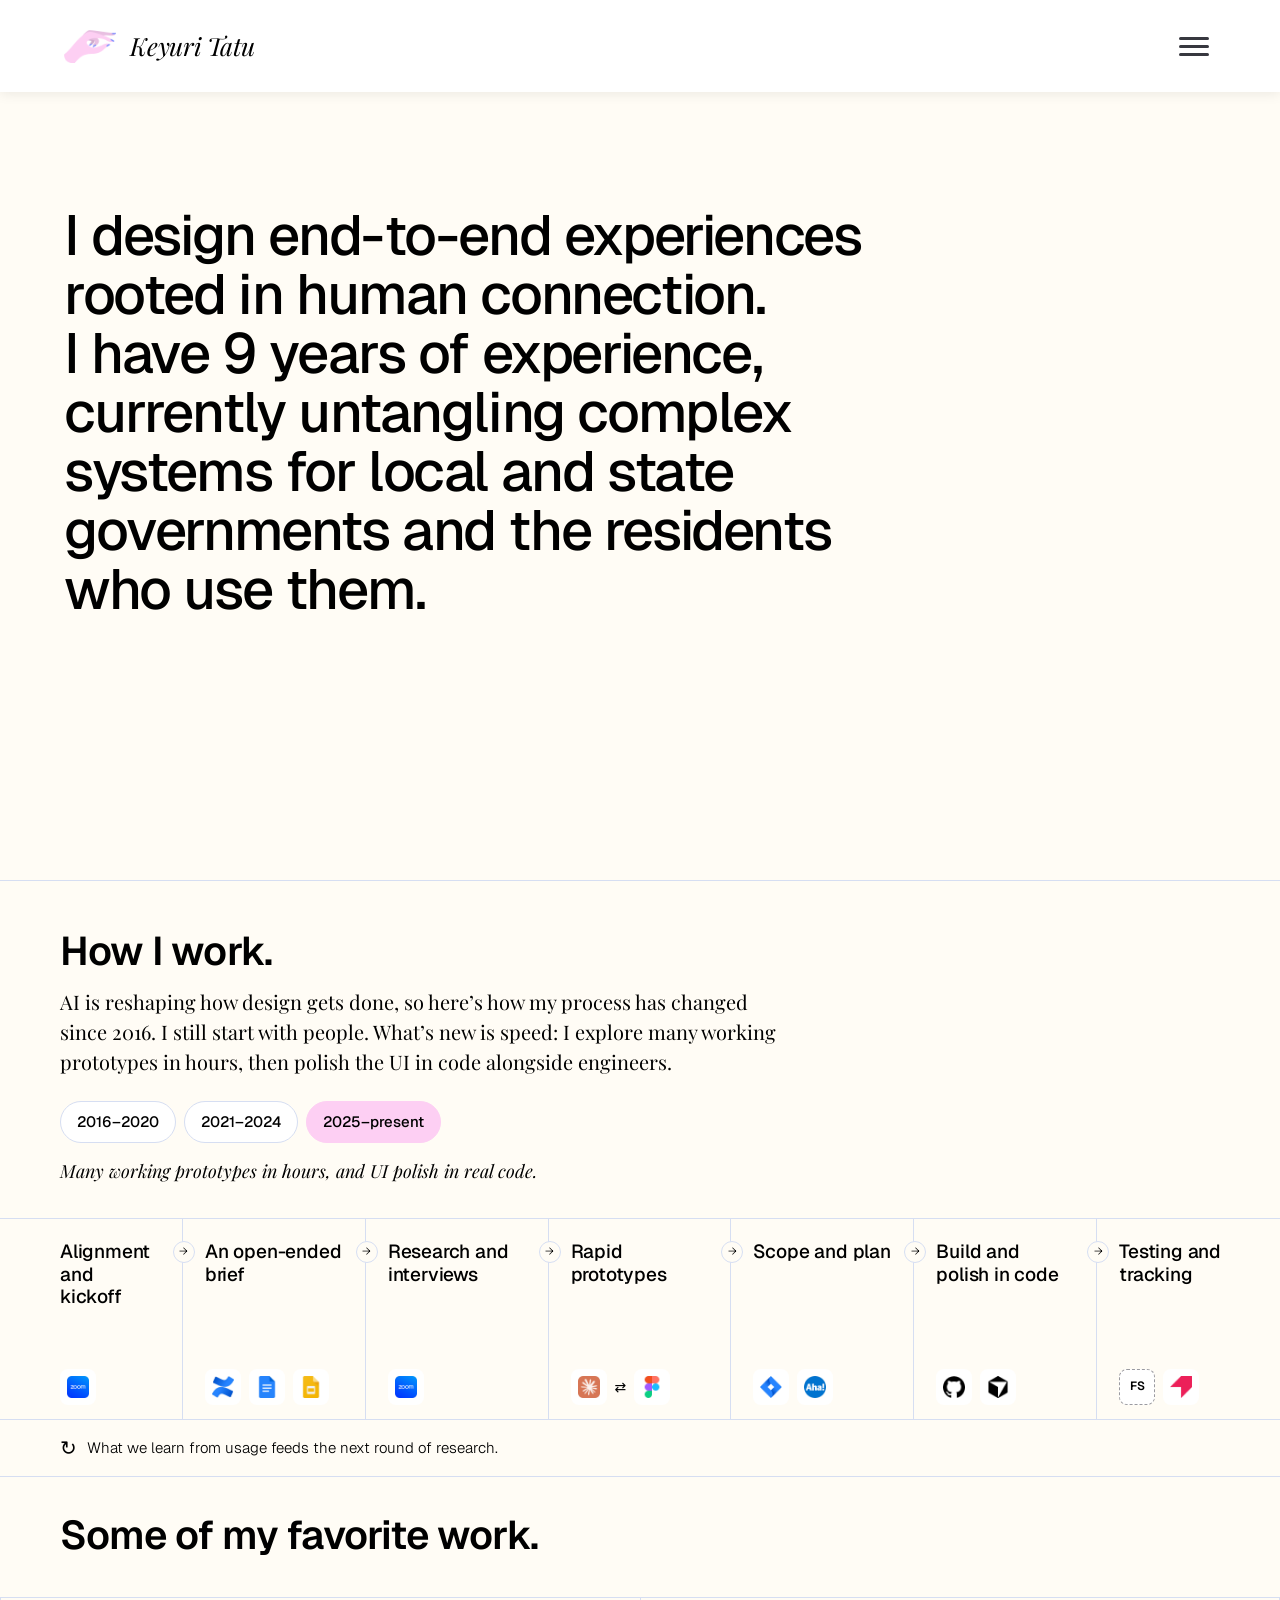
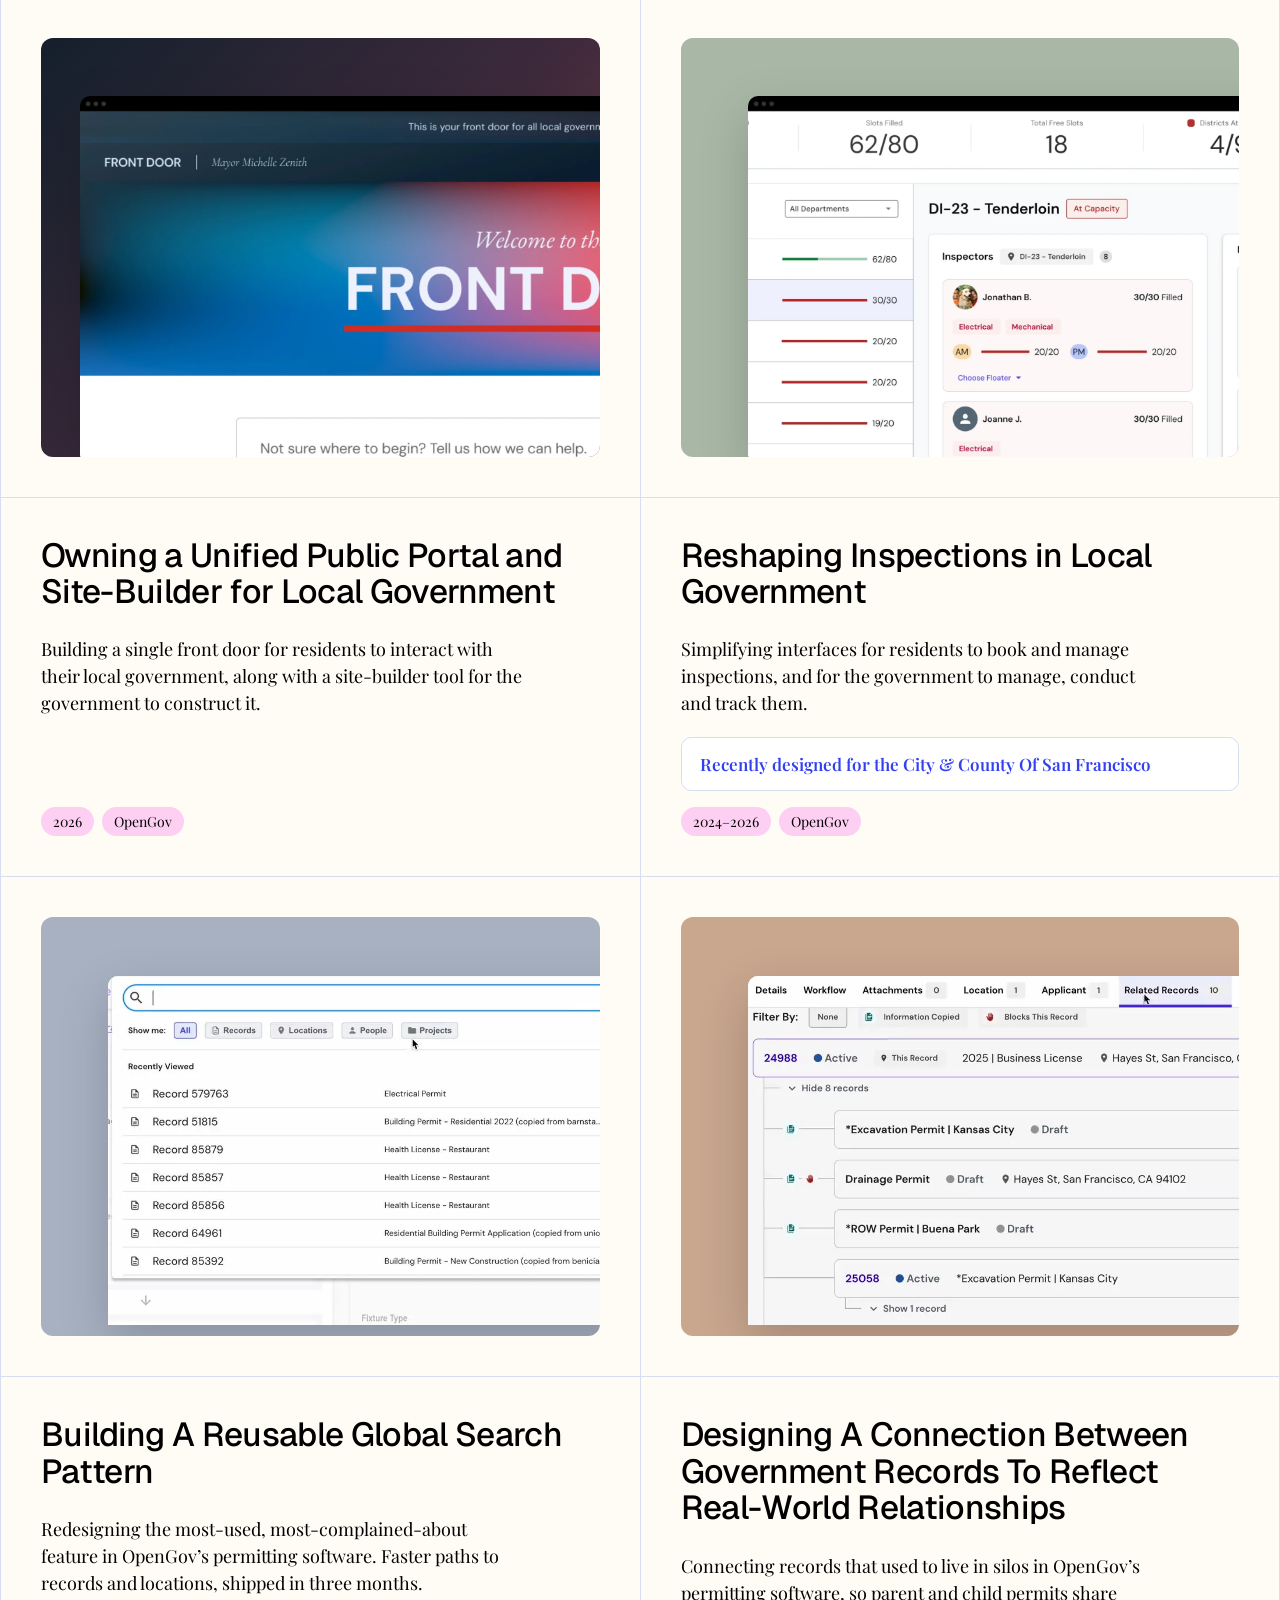
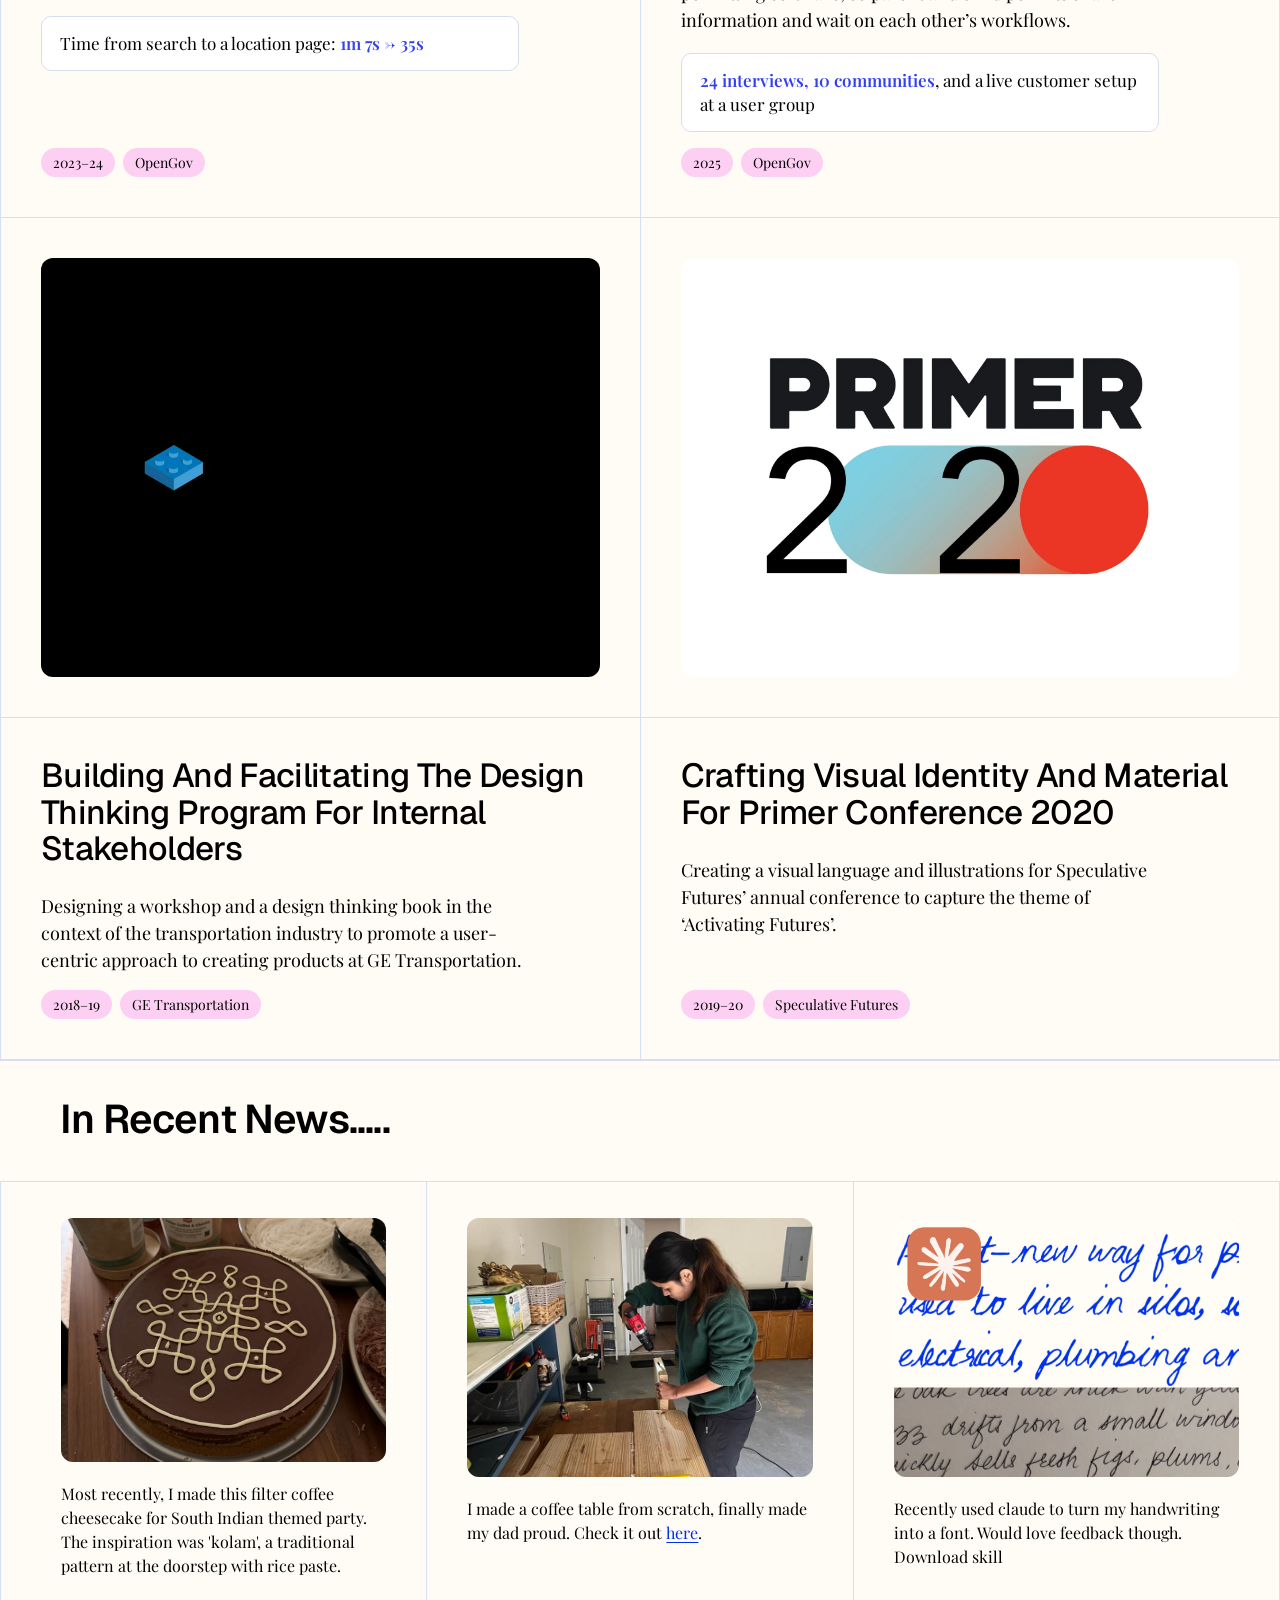
<file: index.html>
<!doctype html>
<html lang="en">
<head>
<meta charset="utf-8">
<meta name="viewport" content="width=device-width,initial-scale=1">
<title>Keyuri Tatu – Home</title>
<meta name="description" content="Keyuri Tatu, product designer. Case studies in UX strategy, research and system design.">
<meta property="og:type" content="website">
<meta property="og:site_name" content="Keyuri Tatu">
<meta property="og:title" content="Keyuri Tatu – Staff Product Designer">
<meta property="og:description" content="Keyuri Tatu, product designer. Case studies in UX strategy, research and system design.">
<meta property="og:url" content="https://keyuritatu.com/">
<meta property="og:image" content="https://keyuritatu.com/media/social-card.png">
<meta property="og:image:width" content="1200">
<meta property="og:image:height" content="630">
<meta property="og:image:alt" content="Keyuri Tatu, Staff Product Designer, keyuritatu.com">
<meta name="twitter:card" content="summary_large_image">
<meta name="twitter:image" content="https://keyuritatu.com/media/social-card.png">
<link rel="icon" href="/media/logo-hand.png">
<link rel="preconnect" href="https://fonts.googleapis.com">
<link rel="preconnect" href="https://fonts.gstatic.com" crossorigin="">
<link href="https://fonts.googleapis.com/css2?family=Playfair+Display:ital,wght@0,400;0,500;0,600;0,700;1,400&amp;family=Geist:wght@400;500;600&amp;display=swap" rel="stylesheet">
<style>
body{margin:0;background:#FFFCF5}
a{color:inherit}
@font-face{font-family:"My Hand";src:url("/fonts/MyHand.woff2") format("woff2");font-weight:400;font-style:normal;font-display:swap}
a:focus-visible{outline:3px solid #3340F0;outline-offset:-3px}
.sr-only{position:absolute;width:1px;height:1px;padding:0;margin:-1px;overflow:hidden;clip:rect(0,0,0,0);white-space:nowrap;border:0}
.cards{display:grid;grid-template-columns:repeat(2,minmax(0,1fr))}
.card .shot img,.card .shot video{transition:transform .5s}
.card:hover .shot img,.card:hover .shot video{transform:scale(1.03)}
.card{transition:background-color .25s}
.card:hover{background:#FDCFF3}
.stats{display:grid;grid-template-columns:repeat(4,minmax(0,1fr));border-top:1px solid #D6DEF2;border-left:1px solid #D6DEF2}
.stat{padding:36px 40px 40px;border-right:1px solid #D6DEF2;display:flex;flex-direction:column;gap:.6rem}
.stat b{font-family:'Geist',system-ui,sans-serif;font-style:normal;font-weight:500;font-size:clamp(2.6rem,4.2vw,3.75rem);line-height:1;letter-spacing:-.02em;color:#002FE5}
.stat span{font-size:16px;line-height:1.45;color:#000000;max-width:24ch}
@media(max-width:1000px){.stats{grid-template-columns:repeat(2,minmax(0,1fr))}.stat{border-bottom:1px solid #D6DEF2}}
@media(max-width:520px){.stats{grid-template-columns:minmax(0,1fr)}}
.facts{display:flex;flex-wrap:wrap;align-items:center;column-gap:clamp(2rem,5vw,4.5rem);row-gap:1rem;padding:36px 60px 40px;border-top:1px solid #D6DEF2;color:#000000}
.fact{display:inline-flex;align-items:center;gap:12px}
.fact svg{flex:none;color:#F7A8E4}
.fact .dot{flex:none;width:8px;height:8px;border-radius:50%;background:#F7A8E4}
.fact b{font-family:'Geist',system-ui,sans-serif;font-style:normal;font-weight:500;font-size:40px;line-height:1.1;letter-spacing:-.02em}
@media(max-width:600px){.facts{padding:28px 1.25rem 32px;flex-direction:column;align-items:flex-start}.fact b{font-size:30px}.fact svg{width:26px;height:26px}}
.tags{display:flex;flex-wrap:wrap;gap:.5rem}
.tags span{display:inline-block;padding:4px 12px;border-radius:99px;background:#FDCFF3;color:#000000;font-size:14px;font-weight:400;line-height:1.5;transition:background-color .25s}
.card:hover .tags span{background:#FFFFFF}
.result{margin:.6rem 0 0;padding:14px 18px;border-radius:10px;background:#FFFFFF;border:1px solid #D6DEF2;font-size:17px;line-height:1.45;font-weight:400;color:#000000;max-width:44ch}
.result b{font-weight:600;color:#3340F0}
.mind{display:grid;grid-template-columns:repeat(3,minmax(0,1fr));border-left:1px solid #D6DEF2}
.mind-item{padding:36px 40px 40px;border-right:1px solid #D6DEF2;border-top:1px solid #D6DEF2;display:flex;flex-direction:column;gap:.75rem}
.mind-item .img{aspect-ratio:4/3;border-radius:12px;overflow:hidden;background:#F1EDE3;display:flex;align-items:center;justify-content:center;color:#000000;font-size:14px;margin-bottom:.5rem}
.mind-item .img img{width:100%;height:100%;object-fit:cover;display:block}
.mind-item .img img.pin-tl{object-position:left top}
.mind-item p a{color:#002FE5;text-decoration:underline;text-underline-offset:3px}
.mind-item p a:hover{color:#3340F0}
.mind-item .k{font-family:'Playfair Display',Georgia,serif;font-size:22px;line-height:1.2;color:#002FE5;letter-spacing:.5px}
.mind-item h3{margin:0;font-family:'Geist',system-ui,sans-serif;font-style:normal;font-weight:500;font-size:28px;line-height:1.15;letter-spacing:-.015em;color:#000000}
.mind-item p{margin:0;font-size:16px;line-height:1.5;color:#000000;max-width:36ch}
@media(max-width:900px){.mind{grid-template-columns:minmax(0,1fr)}}
@media(max-width:760px){.cards{grid-template-columns:minmax(0,1fr)}}
@media(prefers-reduced-motion:reduce){.card .shot img,.card .shot video{transition:none}}
.card .shot.a-shot{position:relative}
.card .shot.a-shot img{position:absolute;left:12%;top:14%;width:118%;height:auto;display:block;border-radius:10px 0 0 0;box-shadow:0 18px 50px rgba(0,0,0,.18);transition:transform .7s cubic-bezier(.2,.7,.2,1);transform-origin:0 0}
.card:hover .shot.a-shot img{transform:none}
@media(prefers-reduced-motion:reduce){.card .shot.a-shot img{transition:none}}
.flow-wrap{border-top:1px solid #D6DEF2;padding:48px 60px 0}
.flow-wrap+.facts{border-top:0}
.flow-head{display:flex;align-items:center;gap:12px;margin:0 0 14px}
.flow-head .dot{width:8px;height:8px;border-radius:50%;background:#F7A8E4;flex:none}
.flow-head b{font-family:'Geist',system-ui,sans-serif;font-weight:600;font-size:40px;line-height:1.1;letter-spacing:-.02em;color:#000000}
.flow-blurb{margin:0 0 24px;max-width:46rem;font-size:20px;line-height:1.5;color:#000000}
.flow{list-style:none;margin:0 -60px;padding:0;display:grid;grid-template-columns:repeat(5,minmax(0,1fr));border-top:1px solid #D6DEF2;border-left:1px solid #D6DEF2;counter-reset:step}
.flow li{position:relative;padding:22px 22px 26px;border-right:1px solid #D6DEF2;border-bottom:1px solid #D6DEF2;display:flex;flex-direction:column;gap:10px;background:#FFFCF5;counter-increment:step}
.flow li::before{content:counter(step,decimal-leading-zero);font-family:'Geist',system-ui,sans-serif;font-weight:500;font-size:14px;letter-spacing:.06em;color:#000000}
.flow li::after{content:"\2192";position:absolute;right:-10px;top:20px;z-index:2;width:20px;height:20px;border-radius:50%;background:#FFFCF5;border:1px solid #D6DEF2;font-family:'Geist',system-ui,sans-serif;font-size:11px;line-height:18px;text-align:center;color:#000000}
.flow li:nth-child(5n)::after,.flow li:last-child::after{display:none}
.flow li{transition:background-color .2s ease}
.flow li:nth-child(5n+1){padding-left:60px}
.flow li:hover,.flow li:focus-within{background:#FDCFF3}
.flow h4{margin:0;font-family:'Geist',system-ui,sans-serif;font-weight:500;font-size:19px;line-height:1.2;letter-spacing:-.01em;color:#000000}
.flow .tools{display:flex;flex-wrap:wrap;align-items:flex-start;gap:12px;margin-top:auto;padding-top:16px;opacity:0;transform:translateY(8px);transition:opacity .2s ease,transform .2s ease}
.flow li:hover .tools,.flow li:focus-within .tools,.flow li:focus .tools{opacity:1;transform:none}
.flow li[tabindex]{cursor:default;outline:none}
.flow li[tabindex]:focus-visible{box-shadow:inset 0 0 0 2px #000000}
.flow .tools span{display:flex;flex-direction:column;align-items:center;gap:6px;width:56px;font-family:'Geist',system-ui,sans-serif;font-size:11px;line-height:1.2;text-align:center;color:#000000}
.flow .tools b{display:flex;align-items:center;justify-content:center;width:48px;height:48px;border-radius:12px;background:#FFFFFF;border:1px solid #D6DEF2;box-shadow:0 2px 6px rgba(0,0,0,.06)}
.flow .tools b img{width:28px;height:28px;object-fit:contain;display:block}
.flow .tools b.txt{font-weight:600;font-size:14px;letter-spacing:-.01em}
.flow .tools i{font-style:normal;font-family:'Geist',system-ui,sans-serif;font-size:16px;color:#000000;height:48px;display:flex;align-items:center}
.flow-hint{margin:0 0 36px;font-family:'Geist',system-ui,sans-serif;font-size:14px;color:#6B6B70}
@media(hover:none){.flow .tools{opacity:1;transform:none}.flow-hint{display:none}}
.flow-key{display:flex;align-items:center;gap:8px;margin:16px 0 0;font-family:'Geist',system-ui,sans-serif;font-size:14px;color:#000000}
.flow-key span{width:14px;height:14px;border-radius:3px;background:#FDCFF3;border:1px solid #D6DEF2}
@media(max-width:1100px){.flow{grid-template-columns:repeat(2,minmax(0,1fr))}.flow li::after{display:none}.flow li:nth-child(5n+1){padding-left:22px}.flow li:nth-child(odd){padding-left:60px}}
@media(max-width:600px){.flow-wrap{padding:32px 1.25rem 0}.flow{margin:0 -1.25rem}.flow li,.flow li:nth-child(odd){padding-left:1.25rem;padding-right:1.25rem}.flow-hint{margin-bottom:28px}.flow-head b{font-size:30px}.flow-blurb{font-size:18px}.flow{grid-template-columns:minmax(0,1fr)}}
/* E eras */
.er{position:absolute;opacity:0;pointer-events:none}
.eh{margin:0 0 20px;font-family:'Geist',system-ui,sans-serif;font-size:14px;color:#6B6B70}
.echips{display:flex;flex-wrap:wrap;gap:8px;margin:0 0 36px}
.echips label{cursor:pointer;padding:8px 16px;border-radius:99px;border:1px solid #D6DEF2;background:#FFFFFF;font-family:'Geist',system-ui,sans-serif;font-size:15px;font-weight:500;color:#000;transition:background-color .2s,border-color .2s}
.echips label:hover{border-color:#2B2B2B}
#e1:checked~.echips label[for=e1],#e2:checked~.echips label[for=e2],#e3:checked~.echips label[for=e3]{background:#FDCFF3;border-color:#FDCFF3}
#e1:focus-visible~.echips label[for=e1],#e2:focus-visible~.echips label[for=e2],#e3:focus-visible~.echips label[for=e3]{outline:2px solid #000;outline-offset:2px}
.egrids{margin:0 -60px}
.ef{display:none;list-style:none;margin:0;padding:0;grid-template-columns:repeat(5,minmax(0,1fr));border-top:1px solid #D6DEF2;counter-reset:step}
#e1:checked~.egrids .e1,#e2:checked~.egrids .e2,#e3:checked~.egrids .e3{display:grid}
.ef li{position:relative;padding:22px 22px 14px;border-right:1px solid #D6DEF2;border-bottom:1px solid #D6DEF2;display:flex;flex-direction:column;gap:10px;background:#FFFCF5;counter-increment:step;min-height:190px;box-sizing:border-box;transition:background-color .2s;animation:ein .45s cubic-bezier(.2,.7,.2,1) both}
.ef li:nth-child(5n+1){padding-left:60px}
.ef li:nth-child(5n){border-right:0}
.ef li:nth-child(2){animation-delay:.04s}.ef li:nth-child(3){animation-delay:.08s}.ef li:nth-child(4){animation-delay:.12s}.ef li:nth-child(5){animation-delay:.16s}.ef li:nth-child(6){animation-delay:.2s}.ef li:nth-child(7){animation-delay:.24s}.ef li:nth-child(8){animation-delay:.28s}.ef li:nth-child(9){animation-delay:.32s}.ef li:nth-child(10){animation-delay:.36s}
@keyframes ein{from{opacity:0;transform:translateY(10px)}to{opacity:1;transform:none}}
.ef li::before{content:none}
.ef li::after{content:"\2192";position:absolute;left:-10px;top:22px;z-index:2;width:20px;height:20px;border-radius:50%;background:#FFFCF5;border:1px solid #D6DEF2;font-family:'Geist',system-ui,sans-serif;font-size:11px;line-height:18px;text-align:center}
.ef li:nth-child(5n+1)::after{display:none}
.ef li:hover,.ef li:focus-within{background:#FDCFF3}
.ef li[tabindex]{outline:none}
.ef li[tabindex]:focus-visible{box-shadow:inset 0 0 0 2px #000}
.ef h4{margin:0;font-family:'Geist',system-ui,sans-serif;font-weight:500;font-size:19px;line-height:1.2;letter-spacing:-.01em;color:#000000}
.ef .tools{display:flex;flex-wrap:wrap;align-items:center;gap:8px;margin-top:auto;padding-top:16px;}
.ef .tools span{position:relative;display:flex}
.ef .tools span::after{content:attr(data-tip);position:absolute;left:50%;bottom:calc(100% + 8px);transform:translate(-50%,4px);padding:5px 9px;border-radius:6px;background:#2B2B2B;color:#FFFFFF;font-family:'Geist',system-ui,sans-serif;font-size:12px;font-weight:500;line-height:1.2;white-space:nowrap;opacity:0;pointer-events:none;transition:opacity .15s,transform .15s;z-index:5}
.ef .tools span:hover::after{opacity:1;transform:translate(-50%,0)}
.ef .tools b{display:flex;align-items:center;justify-content:center;width:36px;height:36px;border-radius:8px;background:#FFF}
.ef .tools b img{width:22px;height:22px;object-fit:contain;display:block}
.ef .tools b.txt{font-family:'Geist',system-ui,sans-serif;font-weight:600;font-size:12px}
.ef .tools b.ph{border:1px dashed #9A9AA0;box-sizing:border-box}
.ef .tools i{font-style:normal;font-family:'Geist',system-ui,sans-serif;font-size:14px;height:36px;display:flex;align-items:center}
@media(prefers-reduced-motion:reduce){.ef li{animation:none}}
@media(max-width:1100px){.ef{grid-template-columns:repeat(2,minmax(0,1fr))}.ef li::after{display:none}.ef li:nth-child(5n+1){padding-left:22px}.ef li:nth-child(odd){padding-left:60px}.ef li:nth-child(5n){border-right:1px solid #D6DEF2}.ef li:nth-child(even){border-right:0}}
@media(max-width:600px){.egrids{margin:0 -1.25rem}.ef{grid-template-columns:1fr}.ef li,.ef li:nth-child(odd){padding-left:1.25rem;padding-right:1.25rem;border-right:0;min-height:0}}
@media(max-width:600px){.echips{margin-bottom:28px;gap:6px;flex-wrap:nowrap}.echips label{padding:6px 10px;font-size:13px;white-space:nowrap}}
@media(max-width:600px){.ef li,.ef li:nth-child(odd){flex-direction:row;align-items:center;justify-content:space-between;gap:12px;padding:14px 1.25rem;min-height:0}
.ef h4{font-size:17px}.ef .tools{margin-top:0;padding-top:0;flex-wrap:nowrap;flex:none;gap:6px}.ef .tools b{width:30px;height:30px}.ef .tools b img{width:18px;height:18px}.ef .tools i{height:30px}.ef .tools span::after{left:auto;right:0;transform:translate(0,4px)}.ef .tools span:hover::after{transform:none}}
/* F refined eras */
.fr{position:absolute;opacity:0;pointer-events:none}
.fchips{display:flex;flex-wrap:wrap;gap:8px;margin:0 0 14px}
.fchips label{cursor:pointer;padding:8px 16px;border-radius:99px;border:1px solid #D6DEF2;background:#FFFFFF;font-family:'Geist',system-ui,sans-serif;font-size:15px;font-weight:500;color:#000;transition:background-color .2s,border-color .2s}
.fchips label:hover{border-color:#2B2B2B}
#f1:checked~.fchips label[for=f1],#f2:checked~.fchips label[for=f2],#f3:checked~.fchips label[for=f3]{background:#FDCFF3;border-color:#FDCFF3}
#f1:focus-visible~.fchips label[for=f1],#f2:focus-visible~.fchips label[for=f2],#f3:focus-visible~.fchips label[for=f3]{outline:2px solid #000;outline-offset:2px}
.ftk{display:none;margin:0 0 32px;font-family:'Playfair Display',Georgia,serif;font-style:italic;font-size:18px;color:#000}
#f1:checked~.ftks .f1,#f2:checked~.ftks .f2,#f3:checked~.ftks .f3{display:block}
.fgrids{margin:0 -60px}
.ff{display:none;list-style:none;margin:0;padding:0;grid-template-columns:repeat(var(--n),minmax(0,1fr));border-top:1px solid #D6DEF2;border-bottom:1px solid #D6DEF2}
#f1:checked~.fgrids .f1,#f2:checked~.fgrids .f2,#f3:checked~.fgrids .f3{display:grid}
.floop{display:none;margin:0;padding:16px 60px;border-bottom:1px solid #D6DEF2;font-family:'Geist',system-ui,sans-serif;font-size:15px;color:#000;align-items:center;gap:10px}
.floop span{font-size:20px;line-height:1}
#f3:checked~.fgrids .floop{display:flex}
.ff li{position:relative;padding:22px 22px 14px;border-right:1px solid #D6DEF2;display:flex;flex-direction:column;gap:10px;background:#FFFCF5;min-height:200px;box-sizing:border-box;transition:background-color .2s;animation:fin .45s cubic-bezier(.2,.7,.2,1) both}
.ff li:first-child{padding-left:60px}
.ff li:last-child{border-right:0}
.ff li:nth-child(2){animation-delay:.04s}.ff li:nth-child(3){animation-delay:.08s}.ff li:nth-child(4){animation-delay:.12s}.ff li:nth-child(5){animation-delay:.16s}.ff li:nth-child(6){animation-delay:.2s}.ff li:nth-child(7){animation-delay:.24s}
@keyframes fin{from{opacity:0;transform:translateY(10px)}to{opacity:1;transform:none}}
.ff li::after{content:"\2192";position:absolute;left:-10px;top:22px;z-index:2;width:20px;height:20px;border-radius:50%;background:#FFFCF5;border:1px solid #D6DEF2;font-family:'Geist',system-ui,sans-serif;font-size:11px;line-height:18px;text-align:center}
.ff li:first-child::after{display:none}
.ff li:hover{background:#FDCFF3}
.ff li.isnew h4{padding-right:44px}
.ff h4{margin:0;font-family:'Geist',system-ui,sans-serif;font-weight:500;font-size:19px;line-height:1.2;letter-spacing:-.01em;color:#000}
.ff .new{position:absolute;top:22px;right:16px;font-style:normal;font-family:'Geist',system-ui,sans-serif;font-size:11px;font-weight:600;letter-spacing:.06em;text-transform:uppercase;padding:3px 8px;border-radius:99px;background:#FDCFF3;color:#000}
.ff li.isnew:hover .new{background:#FFFFFF}
.ff .tools{display:flex;flex-wrap:wrap;align-items:center;gap:8px;margin-top:auto;padding-top:16px}
.ff .tools span{position:relative;display:flex}
.ff .tools span::after{content:attr(data-tip);position:absolute;left:50%;bottom:calc(100% + 8px);transform:translate(-50%,4px);padding:5px 9px;border-radius:6px;background:#2B2B2B;color:#fff;font-family:'Geist',system-ui,sans-serif;font-size:12px;font-weight:500;white-space:nowrap;opacity:0;pointer-events:none;transition:opacity .15s,transform .15s;z-index:5}
.ff .tools span:hover::after{opacity:1;transform:translate(-50%,0)}
.ff .tools b{display:flex;align-items:center;justify-content:center;width:36px;height:36px;border-radius:8px;background:#FFF}
.ff .tools b img{width:22px;height:22px;object-fit:contain;display:block}
.ff .tools b svg{width:22px;height:22px}
.ff .tools b.txt{font-family:'Geist',system-ui,sans-serif;font-weight:600;font-size:12px}
.ff .tools b.ph{border:1px dashed #9A9AA0;box-sizing:border-box}
.ff .tools i{font-style:normal;font-family:'Geist',system-ui,sans-serif;font-size:14px}
@media(prefers-reduced-motion:reduce){.ff li{animation:none}}
@media(max-width:1100px){.ff{grid-template-columns:repeat(2,minmax(0,1fr))}.ff li::after{display:none}.ff li:first-child{padding-left:22px}.ff li:nth-child(odd){padding-left:60px}.ff li{border-right:1px solid #D6DEF2;border-bottom:1px solid #D6DEF2}.ff li:nth-child(even){border-right:0}.ff{border-bottom:0}}
@media(max-width:600px){.fgrids{margin:0 -1.25rem}.ff{grid-template-columns:1fr}.ff li,.ff li:nth-child(odd){flex-direction:row;flex-wrap:wrap;align-items:center;justify-content:space-between;gap:8px 12px;padding:14px 1.25rem;min-height:0;border-right:0}.ff .new{position:static;order:-1;flex-basis:100%;flex-grow:0;max-width:max-content}.ff h4,.ff li.isnew h4{font-size:17px;flex:1;padding-right:0}.ff .tools{margin-top:0;padding-top:0;flex-wrap:nowrap;flex:none;gap:6px}.ff .tools b{width:30px;height:30px}.ff .tools b img,.ff .tools b svg{width:18px;height:18px}.ff .tools span::after{left:auto;right:0;transform:translate(0,4px)}.ff .tools span:hover::after{transform:none}.floop{padding:14px 1.25rem}.fchips{flex-wrap:nowrap;gap:6px}.fchips label{padding:6px 10px;font-size:13px;white-space:nowrap}}
.hero-wrap{position:relative}
.card .shot.a-shot video.tile-vid{position:absolute;left:12%;top:14%;width:118%;height:auto;aspect-ratio:8/5;object-fit:cover;object-position:0 0;display:block;background:#FFFFFF;border-radius:10px 0 0 0;box-shadow:0 18px 50px rgba(0,0,0,.18)}

.site-header{position:relative;z-index:20;display:flex;justify-content:space-between;align-items:center;padding:1.5rem clamp(1.25rem,5vw,4rem);font-family:'Playfair Display',Georgia,serif;font-size:18px;font-weight:300;color:#FFFFFF}
@font-face{font-family:"My Hand";src:url("/fonts/MyHand.woff2") format("woff2");font-weight:400;font-style:normal;font-display:swap}
.site-header .name{display:flex;align-items:center;gap:14px;text-decoration:none;font-family:'Playfair Display',Georgia,serif;font-weight:400;font-style:italic;font-size:25px;line-height:1.1;letter-spacing:-.01em;color:#FFFFFF}
.site-header .name img{width:52px;height:33px;display:block}
.menu-btn{display:block;background:transparent;border:0;padding:11px 6px;border-radius:12px;cursor:pointer;line-height:0;min-width:44px;min-height:44px}
.menu-btn .trig{position:relative;display:block;width:32px;height:22px}
.menu-btn .trig i{position:absolute;left:1px;width:30px;height:3px;border-radius:2px;background:#FFFFFF}
.site-header.light .menu-btn .trig i{background:#37383F}
.menu-btn .trig img{position:absolute;left:15.6px;top:5px;width:65px;height:41px;display:block}
.site-menu{position:absolute;top:96px;right:clamp(1.25rem,5vw,4rem);width:280px;display:flex;flex-direction:column;padding:0;background:#2B2B2B;border:1px solid #4B5577;border-radius:0;box-shadow:0 12px 32px rgba(0,0,0,.10)}
.site-menu[hidden]{display:none}
.site-menu a{display:flex;align-items:center;gap:12px;padding:16px 24px;border-bottom:1px solid #4B5577;text-decoration:none;font-family:'Geist',system-ui,sans-serif;font-style:normal;font-weight:500;font-size:24px;line-height:1.2;letter-spacing:-.015em;color:#FFFFFF;transition:background-color .2s}
.site-menu a:last-child{border-bottom:0}
.site-menu a::before{content:"";flex:none;width:8px;height:8px;border-radius:50%;background:transparent}
.site-menu a[aria-current="page"]::before{background:#F7A8E4}
.site-menu a:hover{background:#FDCFF3;color:#000000}
.site-header.light{color:#000000;background:#FFFFFF;box-shadow:0 2px 12px rgba(0,0,0,.08)}
.site-header.light .name{color:#000000}
.site-header.light .site-menu{background:#FFFCF5;border-color:#D6DEF2}
.site-header.light .site-menu a{color:#000000;border-color:#D6DEF2}
.site-header.light .site-menu a:hover{background:#FDCFF3}
body{overflow-wrap:break-word}
main{overflow-x:clip}
@media(max-width:600px){.lede{font-size:1.45rem!important}.title-wrap{display:block!important}.title-wrap h1{max-width:100%!important}main>div:first-child>div p,main>div:first-child>div h1{width:100%!important;max-width:100%!important}.mind-item{padding-left:1.25rem!important;padding-right:1.25rem!important}}
@media(max-width:760px){main,main [style*="min-height"]{min-height:0!important}#work{margin-top:1.5rem!important}main>div:first-child p:empty,main>div:first-child p:has(>br:only-child){display:none}main h1:not(.sr-only){max-width:100%!important;width:auto!important}.card h3{font-size:clamp(1.5rem,6.5vw,2.25rem)!important}main>div:first-child h1:not(.sr-only){font-size:clamp(2rem,8.5vw,3.25rem)!important}.card>div{padding:24px 20px!important}.result{max-width:100%!important;width:auto!important}.facts{padding-left:1.25rem!important;padding-right:1.25rem!important}.meta{grid-template-columns:repeat(2,minmax(0,1fr))!important}.site-header .name span{font-size:21px}.site-header .name img{width:42px;height:27px}}
img,video,iframe{max-width:100%}
main>div:first-child h1:not(.sr-only){font-size:clamp(2rem,4.4vw,60px)!important}
.card h3{font-size:clamp(1.5rem,2.6vw,36px)!important}
@media(max-width:1024px){main,main>div:first-child,main>div:first-child [style*="min-height"]{min-height:0!important}#work{margin-top:2rem!important}main>div:first-child h1:not(.sr-only){max-width:100%!important;width:auto!important}main>div:first-child p:has(>br:only-child){display:none}main>div:first-child h1:not(.sr-only){margin-top:2.5rem!important}}
.video{position:relative;aspect-ratio:16/9;background:#1F1F1F}.video iframe{position:absolute;inset:0;width:100%;height:100%;border:0}
</style>
</head>
<body>
<div style="min-height: 100vh; background: #FFFCF5; color: #000000; font-family: 'Playfair Display', Georgia, serif; font-size: 18px; line-height: 1.6; font-weight: 300">
<div style="position: relative; z-index: 20; background-color: #FFFFFF"><header class="site-header light"><a class="name" href="/" aria-label="Keyuri Tatu, home"><img src="/media/menu-hand.png" alt=""><span>Keyuri Tatu</span></a><button type="button" class="menu-btn" aria-label="Open menu" aria-expanded="false" aria-controls="site-menu"><span class="trig"><i style="top:2px"></i><i style="top:10px"></i><i style="top:18px"></i></span></button><nav id="site-menu" class="site-menu" aria-label="Site" hidden><a href="/" aria-current="page">Case Studies</a><a href="/about">About Me</a><a href="/resume">Resume</a><a href="/other-things">Other Things</a></nav></header></div>
<main style="padding: 0 0 6rem; min-height: 3510px; padding-bottom: 0rem; background-color: transparent">
<div class="hero-wrap" style="padding: 0 clamp(1.25rem, 5vw, 4rem); margin-top: 0px; margin-bottom: 0px; min-height: 717px; background-color: transparent">
<h1 class="sr-only">Keyuri Tatu, product designer</h1>
<div style="box-sizing: border-box; display: flex; flex-direction: column; gap: 0px"><div style="box-sizing: border-box; display: flex; flex-direction: column; gap: 24px; min-height: 596px"><p style="max-width: 75%; margin: 3.5rem 0 0; color: #000000; font-family: 'Playfair Display', Georgia, serif; font-size: 24px; line-height: 1.4; width: 75%; font-weight: 400; letter-spacing: 0.5px"><br></p><h1 style="margin: 0 0 2rem; font-family: 'Geist', system-ui, sans-serif; font-weight: 500; font-style: normal; font-size: 60px; line-height: 1.05; letter-spacing: -0.025em; max-width: 75%; margin-bottom: 2.25rem">I design end-to-end experiences rooted in human connection. <br>I have 9 years of experience, currently untangling complex systems for local and state governments and the residents who use them.</h1></div></div>
<h2 id="work" style="margin: clamp(5rem, 10vw, 8.5rem) 0 0; font-family: 'Geist', system-ui, sans-serif; font-weight: 500; font-size: clamp(2.4rem, 5vw, 4rem); line-height: 1; letter-spacing: -0.025em; font-style: normal"><br></h2>
</div>



<section class="flow-wrap" aria-labelledby="how-i-work" style="background-color: transparent">
<div class="flow-head"><b id="how-i-work">How I work.</b></div>
<p class="flow-blurb">AI is reshaping how design gets done, so here’s how my process has changed since 2016. I still start with people. What’s new is speed: I explore many working prototypes in hours, then polish the UI in code alongside engineers.</p>
<input type="radio" name="eraF" id="f1" class="fr"><input type="radio" name="eraF" id="f2" class="fr"><input type="radio" name="eraF" id="f3" class="fr" checked=""><div class="fchips" role="group" aria-label="Choose an era"><label for="f1">2016–2020</label><label for="f2">2021–2024</label><label for="f3">2025–present</label></div><div class="ftks"><p class="ftk f1">Pen, paper and sticky notes first, then Sketch.</p><p class="ftk f2">Research, synthesis and design move into shared tools.</p><p class="ftk f3">Many working prototypes in hours, and UI polish in real code.</p></div><div class="fgrids"><ol class="ff f1" style="--n:5"><li><h4>Research and interviews</h4></li><li><h4>Synthesis</h4><div class="tools"><span data-tip="Sticky notes"><b role="img" aria-label="Sticky notes"><svg aria-hidden="true" viewBox="0 0 28 28" width="28" height="28"><path d="M4 4h20v14l-6 6H4z" fill="#FFE27A" stroke="#2B2B2B" stroke-width="1.2" stroke-linejoin="round"></path><path d="M18 24v-6h6" fill="#F2C94C" stroke="#2B2B2B" stroke-width="1.2" stroke-linejoin="round"></path></svg></b></span></div></li><li><h4>Sketches and wireframes</h4><div class="tools"><span data-tip="Paper"><b role="img" aria-label="Paper"><svg aria-hidden="true" viewBox="0 0 28 28" width="28" height="28"><rect x="4" y="3" width="16" height="22" rx="1.5" fill="#fff" stroke="#2B2B2B" stroke-width="1.2"></rect><path d="M8 9h8M8 13h6" stroke="#2B2B2B" stroke-width="1.2" stroke-linecap="round"></path><path d="M14 22l9-9 2.5 2.5-9 9H14z" fill="#FDCFF3" stroke="#2B2B2B" stroke-width="1.2" stroke-linejoin="round"></path></svg></b></span></div></li><li><h4>Design and prototyping</h4><div class="tools"><span data-tip="Sketch"><b><img src="/media/logos/sketch.png" alt="Sketch"></b></span></div></li><li><h4>Testing</h4></li></ol><ol class="ff f2" style="--n:5"><li><h4>Research and interviews</h4><div class="tools"><span data-tip="Dovetail"><b><img src="/media/logos/dovetail.png" alt="Dovetail"></b></span><span data-tip="Zoom"><b><img src="/media/logos/zoom.png" alt="Zoom"></b></span><span data-tip="HeyMarvin"><b><img src="/media/logos/heymarvin.png" alt="HeyMarvin"></b></span></div></li><li><h4>Synthesis</h4><div class="tools"><span data-tip="FigJam"><b class="txt ph" role="img" aria-label="FigJam (logo needed)">FJ</b></span><span data-tip="HeyMarvin"><b><img src="/media/logos/heymarvin.png" alt="HeyMarvin"></b></span></div></li><li><h4>Design and prototyping</h4><div class="tools"><span data-tip="Figma"><b><img src="/media/logos/figma.png" alt="Figma"></b></span></div></li><li><h4>Testing</h4></li><li><h4>Tracking</h4><div class="tools"><span data-tip="Pendo"><b><img src="/media/logos/pendo.png" alt="Pendo"></b></span></div></li></ol><ol class="ff f3" style="--n:7"><li><h4>Alignment and kickoff</h4><div class="tools"><span data-tip="Zoom"><b><img src="/media/logos/zoom.png" alt="Zoom"></b></span></div></li><li><h4>An open-ended brief</h4><div class="tools"><span data-tip="Confluence"><b><img src="/media/logos/confluence.png" alt="Confluence"></b></span><span data-tip="Google Docs"><b><img src="/media/logos/gdocs.png" alt="Google Docs"></b></span><span data-tip="Google Slides"><b><img src="/media/logos/gslides.png" alt="Google Slides"></b></span></div></li><li><h4>Research and interviews</h4><div class="tools"><span data-tip="Zoom"><b><img src="/media/logos/zoom.png" alt="Zoom"></b></span></div></li><li><h4>Rapid prototypes</h4><div class="tools"><span data-tip="Claude"><b><img src="/media/logos/claude.png" alt="Claude"></b></span><i aria-hidden="true">⇄</i><span data-tip="Figma"><b><img src="/media/logos/figma.png" alt="Figma"></b></span></div></li><li><h4>Scope and plan</h4><div class="tools"><span data-tip="Jira"><b><img src="/media/logos/jira.png" alt="Jira"></b></span><span data-tip="Aha!"><b><img src="/media/logos/aha.png" alt="Aha!"></b></span></div></li><li><h4>Build and polish in code</h4><div class="tools"><span data-tip="GitHub"><b><img src="/media/logos/github.png" alt="GitHub"></b></span><span data-tip="Cursor"><b><img src="/media/logos/cursor.png" alt="Cursor"></b></span></div></li><li><h4>Testing and tracking</h4><div class="tools"><span data-tip="FullStory"><b class="txt ph" role="img" aria-label="FullStory (logo needed)">FS</b></span><span data-tip="Pendo"><b><img src="/media/logos/pendo.png" alt="Pendo"></b></span></div></li></ol><p class="floop f3"><span aria-hidden="true">↻</span>What we learn from usage feeds the next round of research.</p></div>
</section>

<div class="facts" aria-label="Highlights" style="background-color: transparent">
<span class="fact"><b style="font-size: 40px; color: rgb(0, 0, 0); font-weight: 600">Some of my favorite work.</b></span><span class="fact"></span>
</div>

<div class="cards" style="border-top: 1px solid #D6DEF2; border-left: 1px solid #D6DEF2; background-color: transparent">

<a class="card" href="/public-portal" style="display: flex; flex-direction: column; text-decoration: none; border-right: 1px solid #D6DEF2; border-bottom: 1px solid #D6DEF2">
<div style="padding: 40px; border-bottom: 1px solid #D6DEF2">
<div class="shot a-shot" style="aspect-ratio: 4 / 3; overflow: hidden; border-radius: 12px; background: linear-gradient(135deg, #14202C 0%, #3E2A3C 55%, #8A4049 100%)">
<img src="/media/thumb-frontdoor-crop.webp" alt="Front Door, the public portal homepage, shown in a browser window: a blue-to-red gradient hero welcoming residents" style="left: 7%; width: 112%">
</div>
</div>
<div style="padding: 40px; display: flex; flex-direction: column; gap: 0.6rem; flex: 1">
<h3 style="margin: 0 0 1rem; font-family: 'Geist', system-ui, sans-serif; font-weight: 500; font-size: 36px; line-height: 1.1; letter-spacing: -0.02em; font-style: normal">Owning a Unified Public Portal and Site-Builder for Local Government</h3>
<p style="margin: 0; font-family: 'Playfair Display', Georgia, serif; font-weight: 300; font-size: 18px; line-height: 1.5; color: #000000; max-width: 44ch">Building a single front door for residents to interact with their local government, along with a site-builder tool for the government to construct it.</p>
<p class="tags" style="margin: auto 0 0; padding-top: 0.4rem"><span>2026</span><span>OpenGov</span></p>
</div>
</a>

<a class="card" href="/inspections" style="display: flex; flex-direction: column; text-decoration: none; border-right: 1px solid #D6DEF2; border-bottom: 1px solid #D6DEF2">
<div style="padding: 40px; border-bottom: 1px solid #D6DEF2">
<div class="shot a-shot" style="aspect-ratio: 4 / 3; overflow: hidden; border-radius: 12px; background: #A9B8A6">
<img src="/media/thumb-inspections-crop.webp" alt="The Capacity Planning screen in a browser window: slots filled, free slots and districts at capacity, with the Tenderloin district's inspectors">
</div>
</div>
<div style="padding: 40px; display: flex; flex-direction: column; gap: 0.6rem; flex: 1">
<h3 style="margin: 0 0 1rem; font-family: 'Geist', system-ui, sans-serif; font-weight: 500; font-size: 36px; line-height: 1.1; letter-spacing: -0.02em; font-style: normal">Reshaping Inspections in Local Government</h3>
<p style="margin: 0; font-family: 'Playfair Display', Georgia, serif; font-weight: 300; font-size: 18px; line-height: 1.5; color: #000000; max-width: 44ch">Simplifying interfaces for residents to book and manage inspections, and for the government to manage, conduct and track them.&nbsp;</p>
<p class="result" style="max-width: 524px"><b>Recently designed for the City &amp; County Of San Francisco</b></p><p class="tags" style="margin: auto 0 0; padding-top: 0.4rem"><span>2024–2026</span><span>OpenGov</span></p>
</div>
</a>

<a class="card" href="/global-search" style="display: flex; flex-direction: column; text-decoration: none; border-right: 1px solid #D6DEF2; border-bottom: 1px solid #D6DEF2">
<div style="padding: 40px; border-bottom: 1px solid #D6DEF2">
<div class="shot a-shot" style="aspect-ratio: 4 / 3; overflow: hidden; border-radius: 12px; background: #A7B1C2">
<video class="tile-vid" autoplay loop muted playsinline preload="metadata" poster="/media/gs-tile-poster.webp" aria-label="Global search in use: a search box with filters for records, locations, people and projects, above recently viewed items"><source src="/media/gs-tile.mp4" type="video/mp4"></video>
</div>
</div>
<div style="padding: 40px; display: flex; flex-direction: column; gap: 0.6rem; flex: 1">
<h3 style="margin: 0 0 1rem; font-family: 'Geist', system-ui, sans-serif; font-weight: 500; font-size: 36px; line-height: 1.1; letter-spacing: -0.02em; font-style: normal">Building A Reusable Global Search Pattern</h3>
<p style="margin: 0; font-family: 'Playfair Display', Georgia, serif; font-weight: 300; font-size: 18px; line-height: 1.5; color: #000000; max-width: 44ch">Redesigning the most-used, most-complained-about feature in OpenGov’s permitting software. Faster paths to records and locations, shipped in three months.</p>
<p class="result">Time from search to a location page: <b>1m 7s → 35s</b></p>
<p class="tags" style="margin: auto 0 0; padding-top: 0.4rem"><span>2023–24</span><span>OpenGov</span></p>
</div>
</a>

<a class="card" href="/related-records" style="display: flex; flex-direction: column; text-decoration: none; border-right: 1px solid #D6DEF2; border-bottom: 1px solid #D6DEF2">
<div style="padding: 40px; border-bottom: 1px solid #D6DEF2">
<div class="shot a-shot" style="aspect-ratio: 4 / 3; overflow: hidden; border-radius: 12px; background: #C9A68E">
<video class="tile-vid" autoplay loop muted playsinline preload="metadata" poster="/media/rr-tile-poster.webp" aria-label="Related Records in use: a tree of connected permits with filters for shared information and blocking records"><source src="/media/rr-tile.mp4" type="video/mp4"></video>
</div>
</div>
<div style="padding: 40px; display: flex; flex-direction: column; gap: 0.6rem; flex: 1">
<h3 style="margin: 0 0 1rem; font-family: 'Geist', system-ui, sans-serif; font-weight: 500; font-size: 36px; line-height: 1.1; letter-spacing: -0.02em; font-style: normal">Designing A Connection Between Government Records To Reflect Real-World Relationships</h3>
<p style="margin: 0; font-family: 'Playfair Display', Georgia, serif; font-weight: 300; font-size: 18px; line-height: 1.5; color: #000000; max-width: 44ch">Connecting records that used to live in silos in OpenGov’s permitting software, so parent and child permits share information and wait on each other’s workflows.</p>
<p class="result"><b>24 interviews, 10 communities</b>, and a live customer setup at a user group</p>
<p class="tags" style="margin: auto 0 0; padding-top: 0.4rem"><span>2025</span><span>OpenGov</span></p>
</div>
</a>

<a class="card" href="/the-design-thinking-program" style="display: flex; flex-direction: column; text-decoration: none; border-right: 1px solid #D6DEF2; border-bottom: 1px solid #D6DEF2">
<div style="padding: 40px; border-bottom: 1px solid #D6DEF2">
<div class="shot" style="aspect-ratio: 4 / 3; overflow: hidden; border-radius: 12px; background: #000000">
<video autoplay="" loop="" muted="" playsinline="" preload="metadata" poster="/media/design-thinking-gif-poster.webp" aria-label="Design Thinking Program building blocks" style="width: 100%; height: 100%; object-fit: cover; display: block">
<source src="/media/design-thinking-gif.mp4" type="video/mp4">
</video>
</div>
</div>
<div style="padding: 40px; display: flex; flex-direction: column; gap: 0.6rem; flex: 1">
<h3 style="margin: 0 0 1rem; font-family: 'Geist', system-ui, sans-serif; font-weight: 500; font-size: 36px; line-height: 1.1; letter-spacing: -0.02em; font-style: normal">Building And Facilitating The Design Thinking Program For Internal Stakeholders</h3>
<p style="margin: 0; font-family: 'Playfair Display', Georgia, serif; font-weight: 300; font-size: 18px; line-height: 1.5; color: #000000; max-width: 44ch">Designing a workshop and a design thinking book in the context of the transportation industry to promote a user-centric approach to creating products at GE Transportation.</p>
<p class="tags" style="margin: auto 0 0; padding-top: 0.4rem"><span>2018–19</span><span>GE Transportation</span></p>
</div>
</a>

<a class="card" href="/primer-conference" style="display: flex; flex-direction: column; text-decoration: none; border-right: 1px solid #D6DEF2; border-bottom: 1px solid #D6DEF2">
<div style="padding: 40px; border-bottom: 1px solid #D6DEF2">
<div class="shot" style="aspect-ratio: 4 / 3; overflow: hidden; border-radius: 12px; background: #3A3A3A">
<img src="/media/p2020-s6-avatar-1.webp" alt="Primer 2020 logo" style="width: 100%; height: 100%; object-fit: cover; display: block">
</div>
</div>
<div style="padding: 40px; display: flex; flex-direction: column; gap: 0.6rem; flex: 1">
<h3 style="margin: 0 0 1rem; font-family: 'Geist', system-ui, sans-serif; font-weight: 500; font-size: 36px; line-height: 1.1; letter-spacing: -0.02em; font-style: normal">Crafting Visual Identity And Material For Primer Conference 2020</h3>
<p style="margin: 0; font-family: 'Playfair Display', Georgia, serif; font-weight: 300; font-size: 18px; line-height: 1.5; color: #000000; max-width: 44ch">Creating a visual language and illustrations for Speculative Futures’ annual conference to capture the theme of ‘Activating Futures’.</p>
<p class="tags" style="margin: auto 0 0; padding-top: 0.4rem"><span>2019–20</span><span>Speculative Futures</span></p>
</div>
</a>

</div><div class="facts" aria-label="Highlights" style="background-color: transparent">
<span class="fact"><b style="font-size: 40px; color: #000000; font-weight: 600">In Recent News.....</b></span><span class="fact"></span>
</div><div class="mind" aria-label="Top of mind" style="background-color: transparent; border-top-width: 0px; border-right-width: 0px; border-bottom-width: 0.8px; border-left-width: 0.8px; border-style: solid; border-color: #d6def2">
<div class="mind-item" style="padding-left: 60px"><div class="img"><img src="/media/mind-3.jpg" alt="A filter coffee cheesecake with a white kolam pattern piped on top, next to plates of string hoppers" style="object-position: center 60%"></div><p>Most recently, I made this filter coffee cheesecake for South Indian themed party. The inspiration was 'kolam', a traditional pattern at the doorstep with rice paste.&nbsp;</p></div>
<div class="mind-item"><div class="img"><img src="/media/mind-1.jpg" alt="Keyuri drilling into a wooden board in her garage workshop, with long pine planks laid out on the workbench" style="object-position: center 30%"></div><p>I made a coffee table from scratch, finally made my dad proud. Check it out <a href="/other-things#table-video">here</a>.</p></div>
<div class="mind-item"><div class="img"><img src="/media/mind-font.webp" alt="The Claude logo over a sentence typed in Keyuri's handwriting font in blue, above a photo of her handwritten sample page" class="pin-tl" style="object-position: left top"></div><p>Recently used claude to turn my handwriting into a font. Would love feedback though. Download skill</p></div>
</div>
</main>
</div>
<script>
(function(){var b=document.querySelector('.menu-btn'),m=document.getElementById('site-menu');
function set(o){m.hidden=!o;b.setAttribute('aria-expanded',o);b.setAttribute('aria-label',o?'Close menu':'Open menu')}
b.addEventListener('click',function(e){e.stopPropagation();set(m.hidden)});
document.addEventListener('click',function(e){if(!m.hidden&&!m.contains(e.target))set(false)});
document.addEventListener('keydown',function(e){if(e.key==='Escape'&&!m.hidden){set(false);b.focus()}});})();
</script>
</body>
</html>
</file>
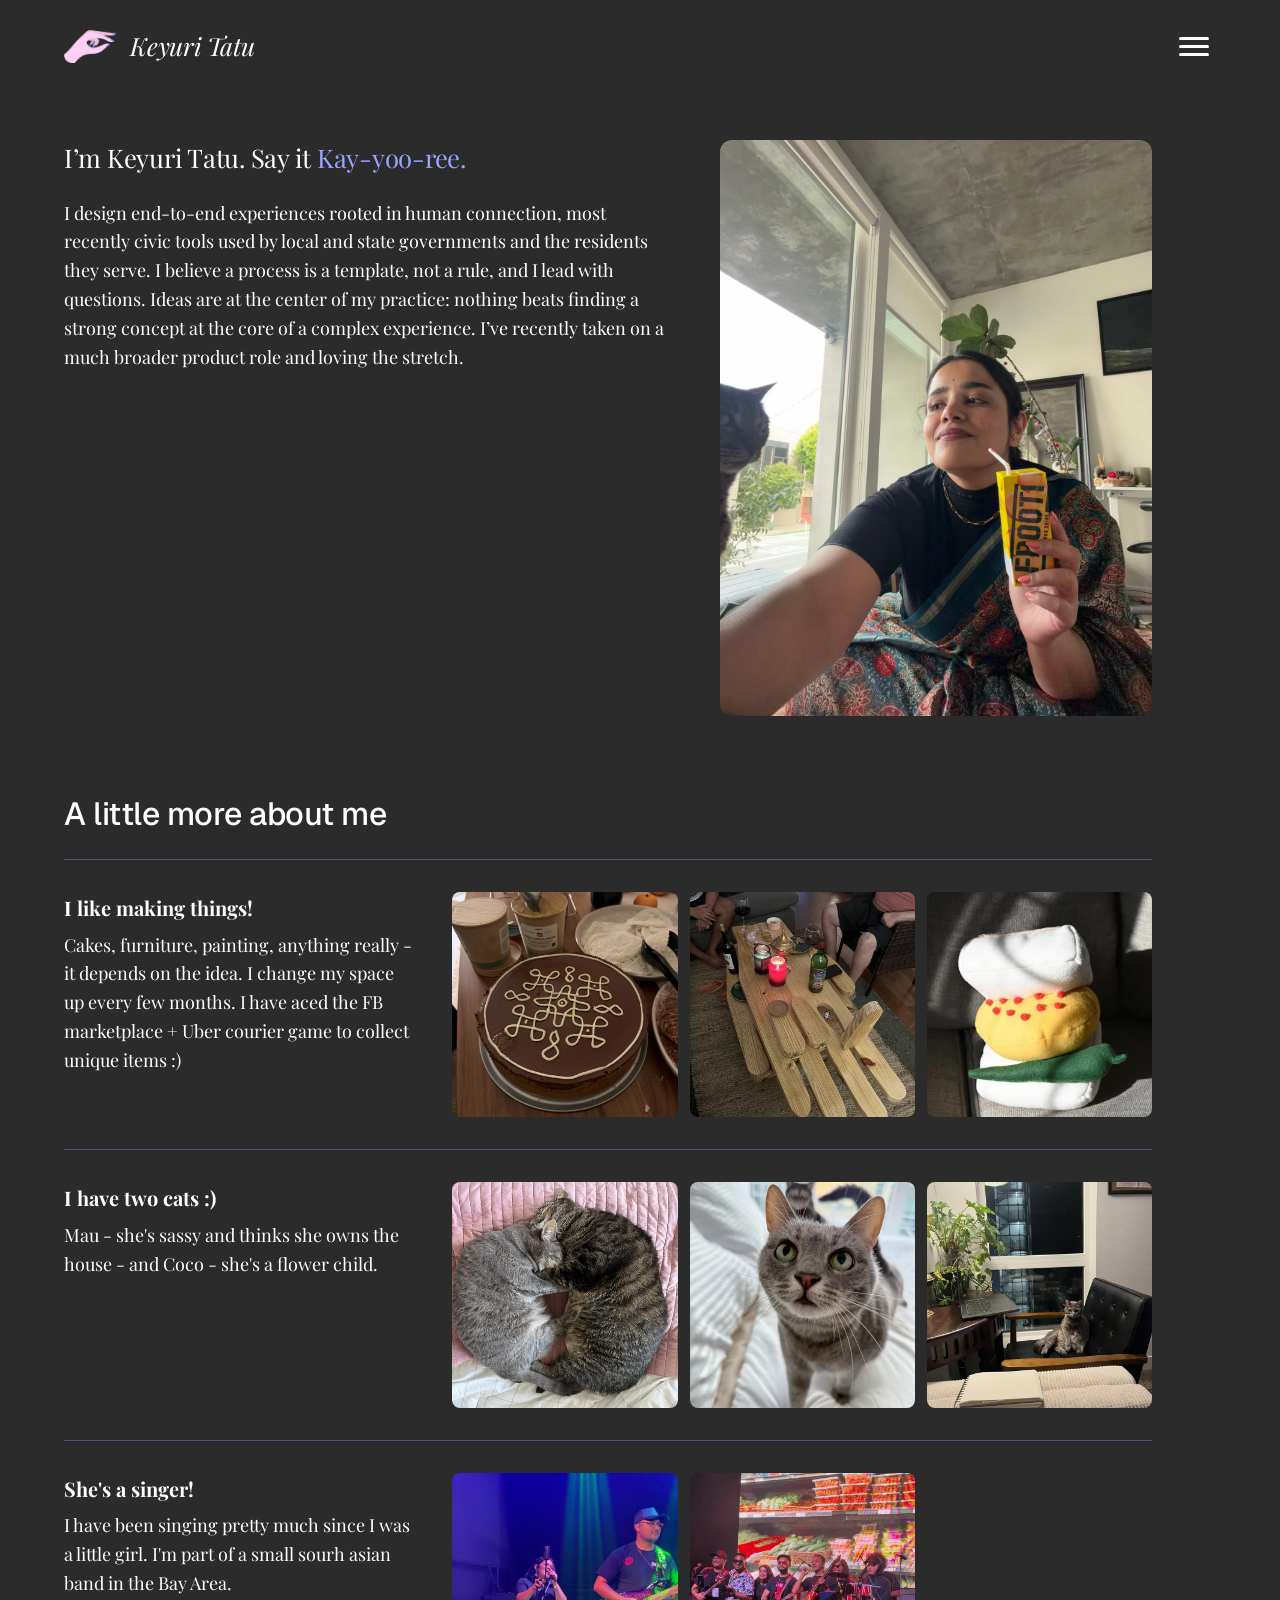
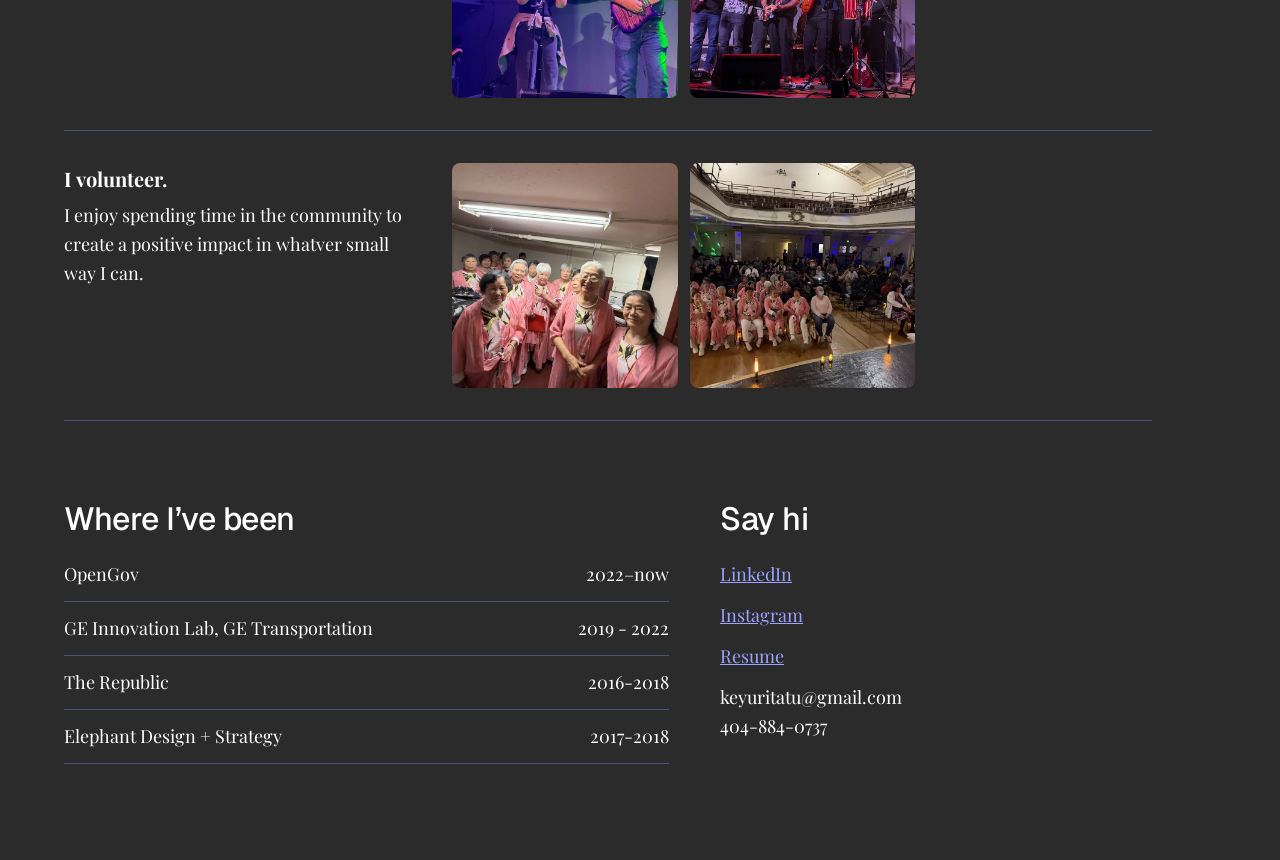
<file: about.html>
<!doctype html>
<html lang="en">
<head>
<meta charset="utf-8">
<meta name="viewport" content="width=device-width,initial-scale=1">
<title>About Me – Keyuri Tatu</title>
<meta name="description" content="Keyuri Tatu, product designer. Case studies in UX strategy, research and system design.">
<meta property="og:type" content="website">
<meta property="og:site_name" content="Keyuri Tatu">
<meta property="og:title" content="About Me – Keyuri Tatu">
<meta property="og:description" content="Keyuri Tatu, product designer. Case studies in UX strategy, research and system design.">
<meta property="og:url" content="https://keyuritatu.com/about">
<meta property="og:image" content="https://keyuritatu.com/media/social-card.png">
<meta property="og:image:width" content="1200">
<meta property="og:image:height" content="630">
<meta property="og:image:alt" content="Keyuri Tatu, Staff Product Designer, keyuritatu.com">
<meta name="twitter:card" content="summary_large_image">
<meta name="twitter:image" content="https://keyuritatu.com/media/social-card.png">
<link rel="icon" href="/media/logo-hand.png">
<link rel="preconnect" href="https://fonts.googleapis.com">
<link rel="preconnect" href="https://fonts.gstatic.com" crossorigin="">
<link href="https://fonts.googleapis.com/css2?family=Playfair+Display:ital,wght@0,400;0,500;0,600;0,700;1,400&amp;family=Geist:wght@400;500;600&amp;display=swap" rel="stylesheet">
<style>
body{margin:0;background:#2B2B2B}
a{color:inherit}
@font-face{font-family:"My Hand";src:url("/fonts/MyHand.woff2") format("woff2");font-weight:400;font-style:normal;font-display:swap}
a:focus-visible,button:focus-visible{outline:3px solid #9BA3FF;outline-offset:3px}
article p{margin:0 0 1.1rem}
.ph{border:2px dashed #4B5577;display:flex;align-items:center;justify-content:center;color:#FFFFFF;text-align:center;padding:1rem}
@media(max-width:760px){.about-grid,.facts{grid-template-columns:1fr!important}}
.things{display:grid;gap:0}
.thing{display:grid;grid-template-columns:minmax(0,1fr) minmax(0,2fr);gap:clamp(1.25rem,3vw,2.5rem);padding:2rem 0;border-top:1px solid #4B5577}
.thing:last-child{border-bottom:1px solid #4B5577}
.photos{display:grid;grid-template-columns:repeat(3,minmax(0,1fr));gap:.75rem;align-content:start}
.photos img{width:100%;aspect-ratio:1/1;object-fit:cover;display:block;border-radius:8px}
@media(max-width:760px){.thing{grid-template-columns:1fr}.photos{grid-template-columns:repeat(2,minmax(0,1fr))}}

.site-header{position:relative;z-index:20;display:flex;justify-content:space-between;align-items:center;padding:1.5rem clamp(1.25rem,5vw,4rem);font-family:'Playfair Display',Georgia,serif;font-size:18px;font-weight:300;color:#FFFFFF}
@font-face{font-family:"My Hand";src:url("/fonts/MyHand.woff2") format("woff2");font-weight:400;font-style:normal;font-display:swap}
.site-header .name{display:flex;align-items:center;gap:14px;text-decoration:none;font-family:'Playfair Display',Georgia,serif;font-weight:400;font-style:italic;font-size:25px;line-height:1.1;letter-spacing:-.01em;color:#FFFFFF}
.site-header .name img{width:52px;height:33px;display:block}
.menu-btn{display:block;background:transparent;border:0;padding:11px 6px;border-radius:12px;cursor:pointer;line-height:0;min-width:44px;min-height:44px}
.menu-btn .trig{position:relative;display:block;width:32px;height:22px}
.menu-btn .trig i{position:absolute;left:1px;width:30px;height:3px;border-radius:2px;background:#FFFFFF}
.site-header.light .menu-btn .trig i{background:#37383F}
.menu-btn .trig img{position:absolute;left:15.6px;top:5px;width:65px;height:41px;display:block}
.site-menu{position:absolute;top:96px;right:clamp(1.25rem,5vw,4rem);width:280px;display:flex;flex-direction:column;padding:0;background:#2B2B2B;border:1px solid #4B5577;border-radius:0;box-shadow:0 12px 32px rgba(0,0,0,.10)}
.site-menu[hidden]{display:none}
.site-menu a{display:flex;align-items:center;gap:12px;padding:16px 24px;border-bottom:1px solid #4B5577;text-decoration:none;font-family:'Geist',system-ui,sans-serif;font-style:normal;font-weight:500;font-size:24px;line-height:1.2;letter-spacing:-.015em;color:#FFFFFF;transition:background-color .2s}
.site-menu a:last-child{border-bottom:0}
.site-menu a::before{content:"";flex:none;width:8px;height:8px;border-radius:50%;background:transparent}
.site-menu a[aria-current="page"]::before{background:#F7A8E4}
.site-menu a:hover{background:#FDCFF3;color:#000000}
.site-header.light{color:#000000;background:#FFFFFF;box-shadow:0 2px 12px rgba(0,0,0,.08)}
.site-header.light .name{color:#000000}
.site-header.light .site-menu{background:#FFFCF5;border-color:#D6DEF2}
.site-header.light .site-menu a{color:#000000;border-color:#D6DEF2}
.site-header.light .site-menu a:hover{background:#FDCFF3}
body{overflow-wrap:break-word}
main{overflow-x:clip}
@media(max-width:600px){.lede{font-size:1.45rem!important}.title-wrap{display:block!important}.title-wrap h1{max-width:100%!important}main>div:first-child>div p,main>div:first-child>div h1{width:100%!important;max-width:100%!important}.mind-item{padding-left:1.25rem!important;padding-right:1.25rem!important}}
@media(max-width:760px){main,main [style*="min-height"]{min-height:0!important}#work{margin-top:1.5rem!important}main>div:first-child p:empty,main>div:first-child p:has(>br:only-child){display:none}main h1:not(.sr-only){max-width:100%!important;width:auto!important}.card h3{font-size:clamp(1.5rem,6.5vw,2.25rem)!important}main>div:first-child h1:not(.sr-only){font-size:clamp(2rem,8.5vw,3.25rem)!important}.card>div{padding:24px 20px!important}.result{max-width:100%!important;width:auto!important}.facts{padding-left:1.25rem!important;padding-right:1.25rem!important}.meta{grid-template-columns:repeat(2,minmax(0,1fr))!important}.site-header .name span{font-size:21px}.site-header .name img{width:42px;height:27px}}
img,video,iframe{max-width:100%}
main>div:first-child h1:not(.sr-only){font-size:clamp(2rem,4.4vw,60px)!important}
.card h3{font-size:clamp(1.5rem,2.6vw,36px)!important}
@media(max-width:1024px){main,main>div:first-child,main>div:first-child [style*="min-height"]{min-height:0!important}#work{margin-top:2rem!important}main>div:first-child h1:not(.sr-only){max-width:100%!important;width:auto!important}main>div:first-child p:has(>br:only-child){display:none}main>div:first-child h1:not(.sr-only){margin-top:2.5rem!important}}
.video{position:relative;aspect-ratio:16/9;background:#1F1F1F}.video iframe{position:absolute;inset:0;width:100%;height:100%;border:0}
</style>
</head>
<body>
<div style="min-height: 100vh; background: #2B2B2B; color: #FFFFFF; font-family: 'Playfair Display', Georgia, serif; font-size: 18px; line-height: 1.6; font-weight: 300">
<header class="site-header"><a class="name" href="/" aria-label="Keyuri Tatu, home"><img src="/media/menu-hand.png" alt=""><span>Keyuri Tatu</span></a><button type="button" class="menu-btn" aria-label="Open menu" aria-expanded="false" aria-controls="site-menu"><span class="trig"><i style="top:2px"></i><i style="top:10px"></i><i style="top:18px"></i></span></button><nav id="site-menu" class="site-menu" aria-label="Site" hidden><a href="/">Case Studies</a><a href="/about" aria-current="page">About Me</a><a href="/resume">Resume</a><a href="/other-things">Other Things</a></nav></header>
<main style="padding: 0 clamp(1.25rem, 5vw, 4rem) 6rem">
<article style="max-width: 68rem; margin-top: 3rem">

<div class="about-grid" style="display: grid; grid-template-columns: minmax(0, 1.4fr) minmax(0, 1fr); gap: clamp(1.5rem, 4vw, 4rem); align-items: start">
<div>

<p style="font-size: 1.6rem; line-height: 1.35; letter-spacing: -0.01em; margin: 0 0 1.5rem">I’m Keyuri Tatu. Say it <span style="color: rgb(155, 163, 255)">Kay-yoo-ree.</span></p>





<p style="max-width: 44rem; margin: 0; color: #FFFFFF; font-family: 'Playfair Display', Georgia, serif; font-size: 18px; line-height: 1.6; font-weight: 300">I design end-to-end experiences rooted in human connection, most recently civic tools used by local and state governments and the residents they serve. I believe a process is a template, not a rule, and I lead with questions. Ideas are at the center of my practice: nothing beats finding a strong concept at the core of a complex experience. I’ve recently taken on a much broader product role and loving the stretch.</p></div>
<img src="/media/headshot.webp" alt="Keyuri smiling at her cat by a sunny window, holding a carton of Frooti mango drink" style="width: 100%; aspect-ratio: 3 / 4; object-fit: cover; display: block; border-radius: 12px">
</div>


<div class="facts" style="display: grid; grid-template-columns: repeat(3, minmax(0, 1fr)); gap: 1.25rem">



</div>

<h2 style="margin: 4.5rem 0 1.25rem; font-size: 2rem; letter-spacing: -0.015em; font-family: 'Geist', system-ui, sans-serif; font-weight: 500; font-style: normal">A little more about me</h2>
<div class="things">
<div class="thing">
<div>
<b style="display: block; font-size: 1.25rem; margin: 0 0 0.4rem">I like making things!</b>
<span style="color: #FFFFFF">Cakes, furniture, painting, anything really - it depends on the idea. I change my space up every few months. I have aced the FB marketplace + Uber courier game to collect unique items :)</span>
</div>
<div class="photos">
<img src="/media/about-making-cake.webp" alt="A homemade chocolate cake piped with a white kolam pattern">
<img src="/media/about-making-table.webp" alt="A wooden coffee table shaped like an open hand">
<img src="/media/about-making-plush.webp" alt="A handmade felt plush of a vada pav with a green chili">
</div>
</div>
<div class="thing">
<div>
<b style="display: block; font-size: 1.25rem; margin: 0 0 0.4rem">I have two cats :)</b>
<span style="color: #FFFFFF">Mau - she's sassy and thinks she owns the house - and Coco - she's a flower child.</span>
</div>
<div class="photos">
<img src="/media/about-cats-1.webp" alt="Two tabby cats curled up together into one round ball on a pink quilt">
<img src="/media/about-cats-2.webp" alt="A gray cat on the bed looking straight up at the camera, with the other cat behind her">
<img src="/media/about-cats-3.webp" alt="A gray cat sitting in a black leather armchair by a window" style="object-position: center 70%">
</div>
</div>
<div class="thing">
<div>
<b style="display: block; font-size: 1.25rem; margin: 0 0 0.4rem">She's a singer!</b>
<span style="color: #FFFFFF">I have been singing pretty much since I was a little girl. I'm part of a small sourh asian band in the Bay Area.&nbsp;</span>
</div>
<div class="photos">
<img src="/media/about-singing-stage.webp" alt="Keyuri singing on stage under purple and green lights, beside a guitarist">
<img src="/media/about-singing-band.webp" alt="Keyuri with her band on stage after a show">
</div>
</div>
<div class="thing">
<div>
<b style="display: block; font-size: 1.25rem; margin: 0 0 0.4rem">I volunteer.</b>
<span style="color: #FFFFFF">I enjoy spending time in the community to create a positive impact in whatver small way I can.</span>
</div>
<div class="photos">
<img src="/media/about-volunteer-group.webp" alt="A group of older women in matching pink outfits, smiling backstage">
<img src="/media/about-volunteer-audience.webp" alt="The same performers seated before an audience in a community hall">
</div>
</div>
</div>



<div class="facts" style="display: grid; grid-template-columns: minmax(0, 1.4fr) minmax(0, 1fr); gap: clamp(1.5rem, 4vw, 4rem); margin-top: 4.5rem">
<div>
<h2 style="margin: 0 0 1rem; font-size: 2rem; letter-spacing: -0.015em; font-family: 'Geist', system-ui, sans-serif; font-weight: 500; font-style: normal">Where I’ve been</h2>
<ul style="list-style: none; padding: 0; margin: 0; display: grid; gap: 0.75rem">
<li style="display: flex; justify-content: space-between; gap: 1rem; padding-bottom: 0.75rem; border-bottom: 1px solid #4B5577"><span>OpenGov</span><span style="color: #FFFFFF">2022–now</span></li>

<li style="display: flex; justify-content: space-between; gap: 1rem; padding-bottom: 0.75rem; border-bottom: 1px solid #4B5577"><span>GE Innovation Lab, GE Transportation</span><span style="color: #FFFFFF">2019 - 2022</span></li>
<li style="display: flex; justify-content: space-between; gap: 1rem; padding-bottom: 0.75rem; border-bottom: 1px solid #4B5577"><span>The Republic</span><span style="color: #FFFFFF">2016-2018</span></li>
<li style="display: flex; justify-content: space-between; gap: 1rem; padding-bottom: 0.75rem; border-bottom: 1px solid #4B5577"><span>Elephant Design + Strategy</span><span style="color: #FFFFFF">2017-2018</span></li>
</ul>
</div>
<div>
<h2 style="margin: 0 0 1rem; font-size: 2rem; letter-spacing: -0.015em; font-family: 'Geist', system-ui, sans-serif; font-weight: 500; font-style: normal">Say hi</h2>
<ul style="list-style: none; padding: 0; margin: 0; display: grid; gap: 0.75rem">
<li><a href="https://www.linkedin.com/in/keyuri-tatu" style="color: #9BA3FF">LinkedIn</a></li>
<li><a href="https://www.instagram.com/thisisatatu/" style="color: #9BA3FF">Instagram</a></li>
<li><a href="/resume" style="color: #9BA3FF">Resume</a></li>
<li style="color: #FFFFFF">keyuritatu@gmail.com<br>404-884-0737</li>
</ul>
</div>
</div>

</article>
</main>
</div>
<script>
(function(){var b=document.querySelector('.menu-btn'),m=document.getElementById('site-menu');
function set(o){m.hidden=!o;b.setAttribute('aria-expanded',o);b.setAttribute('aria-label',o?'Close menu':'Open menu')}
b.addEventListener('click',function(e){e.stopPropagation();set(m.hidden)});
document.addEventListener('click',function(e){if(!m.hidden&&!m.contains(e.target))set(false)});
document.addEventListener('keydown',function(e){if(e.key==='Escape'&&!m.hidden){set(false);b.focus()}});})();
</script>
</body>
</html>
</file>
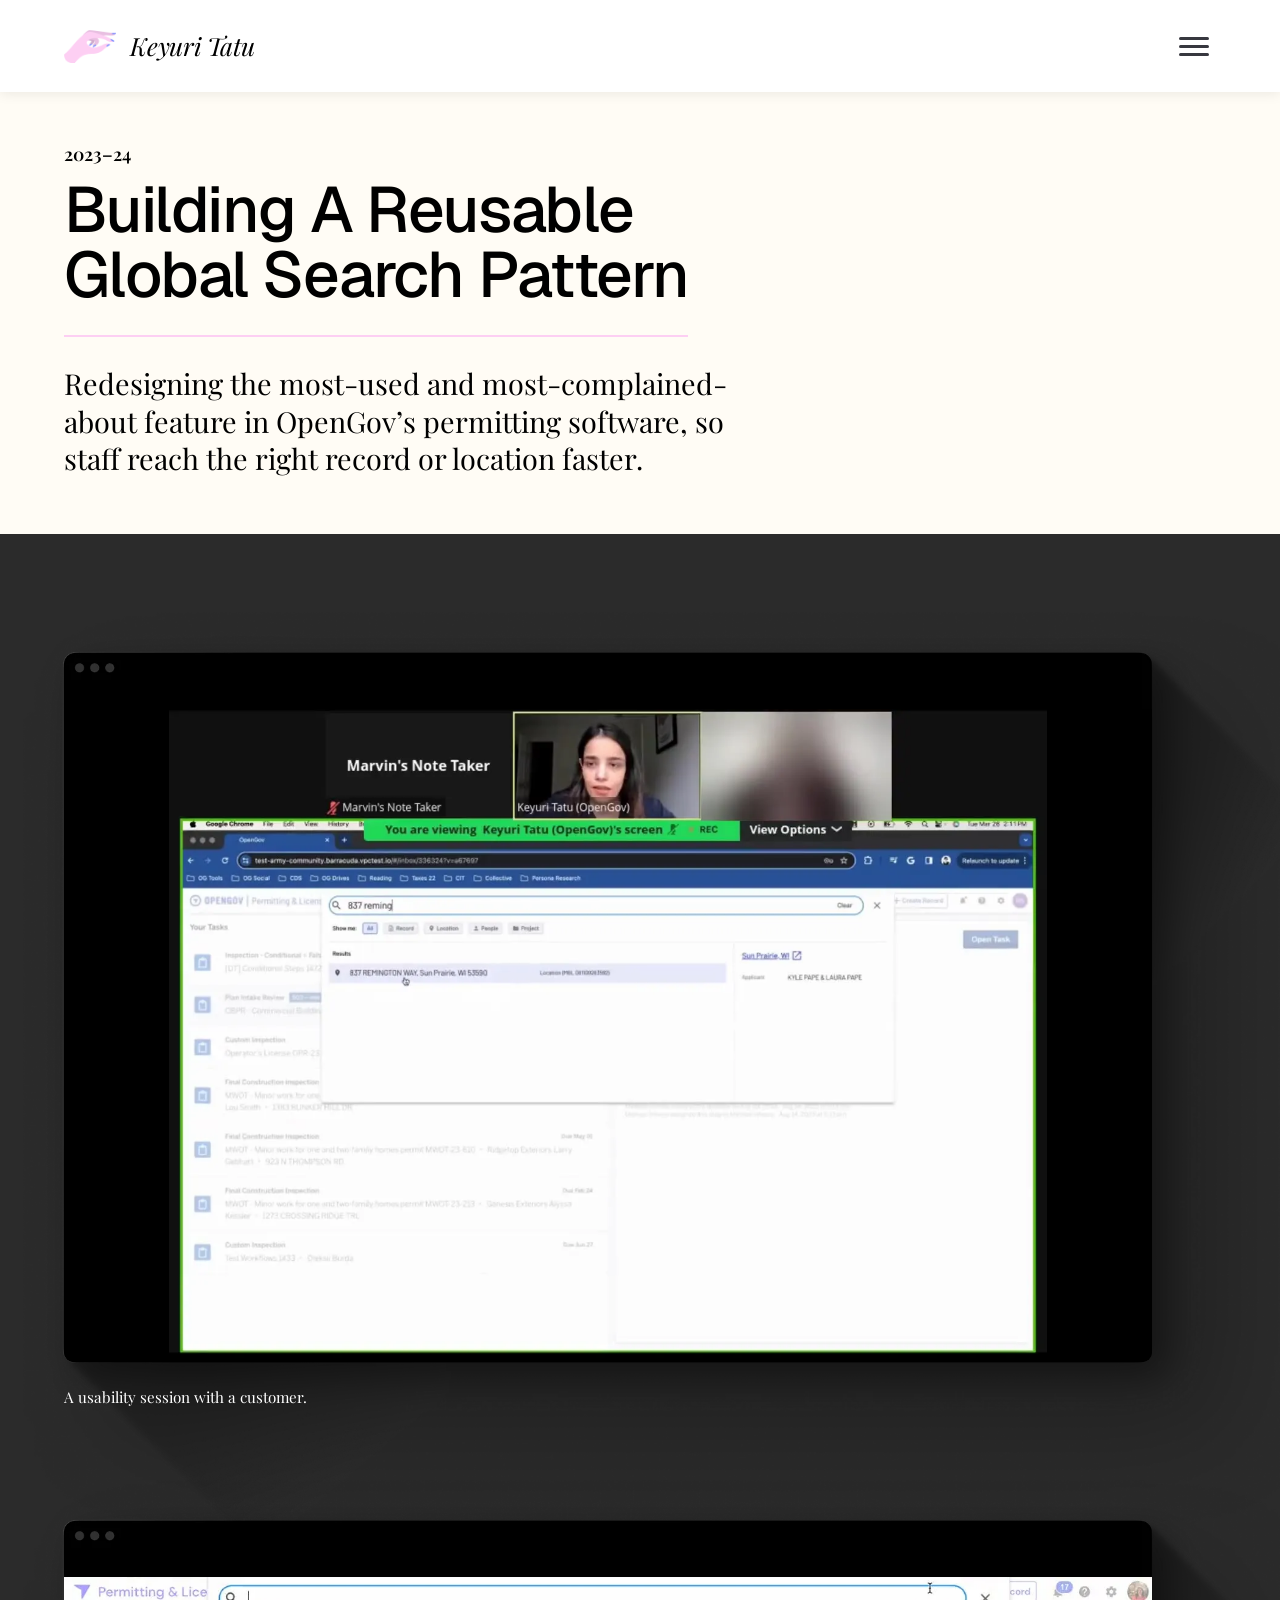
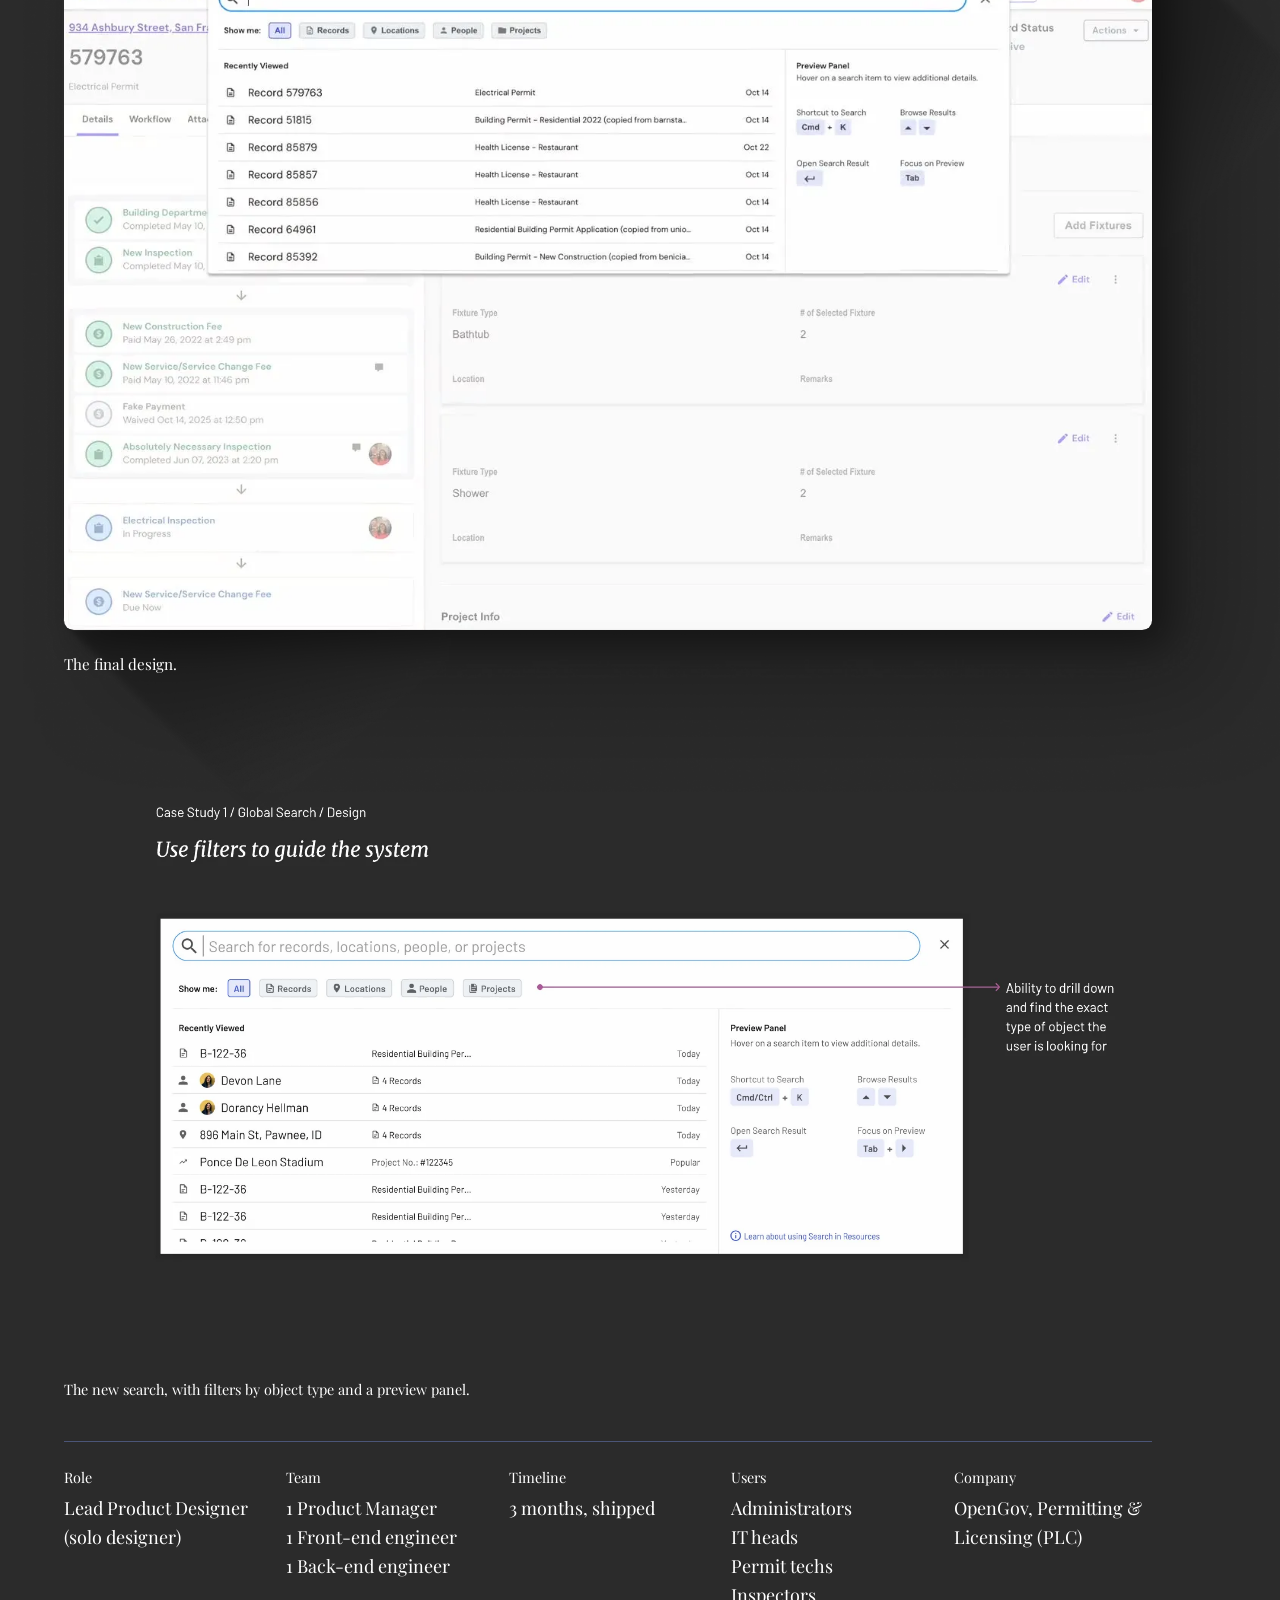
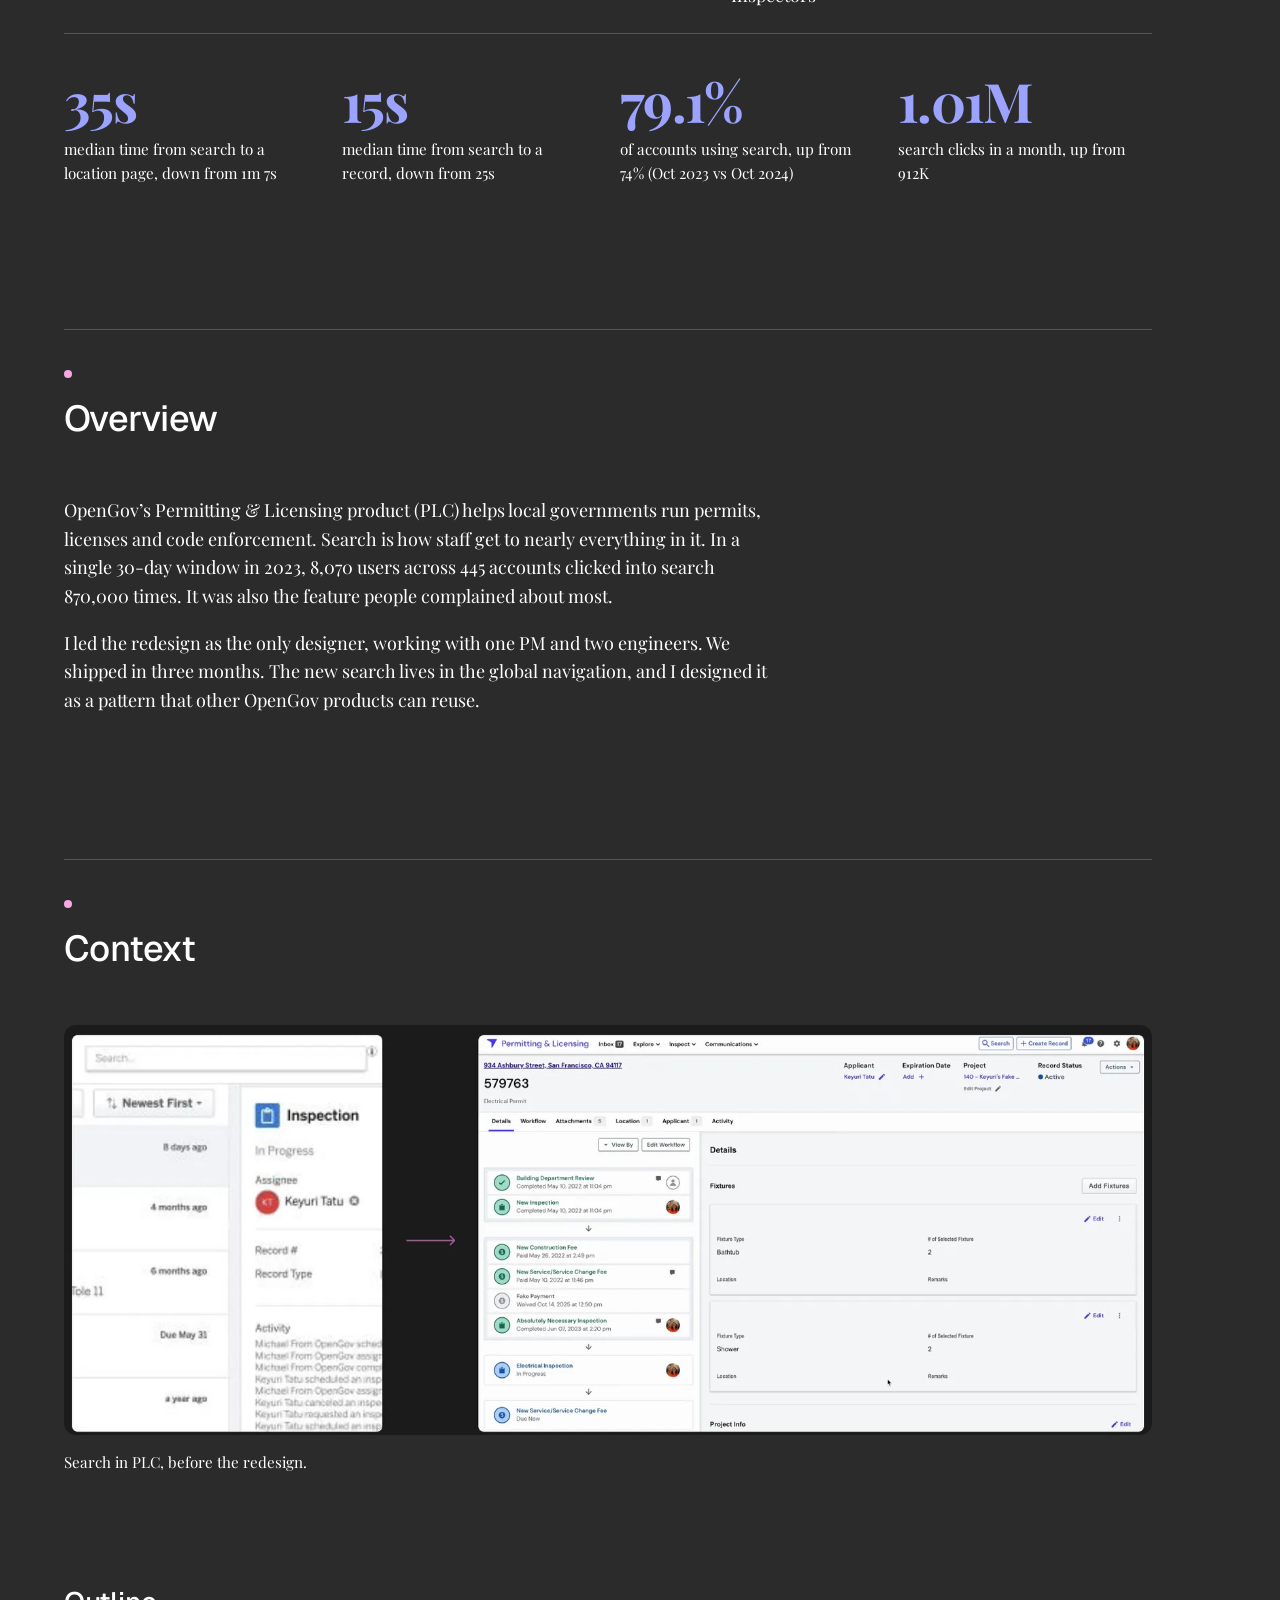
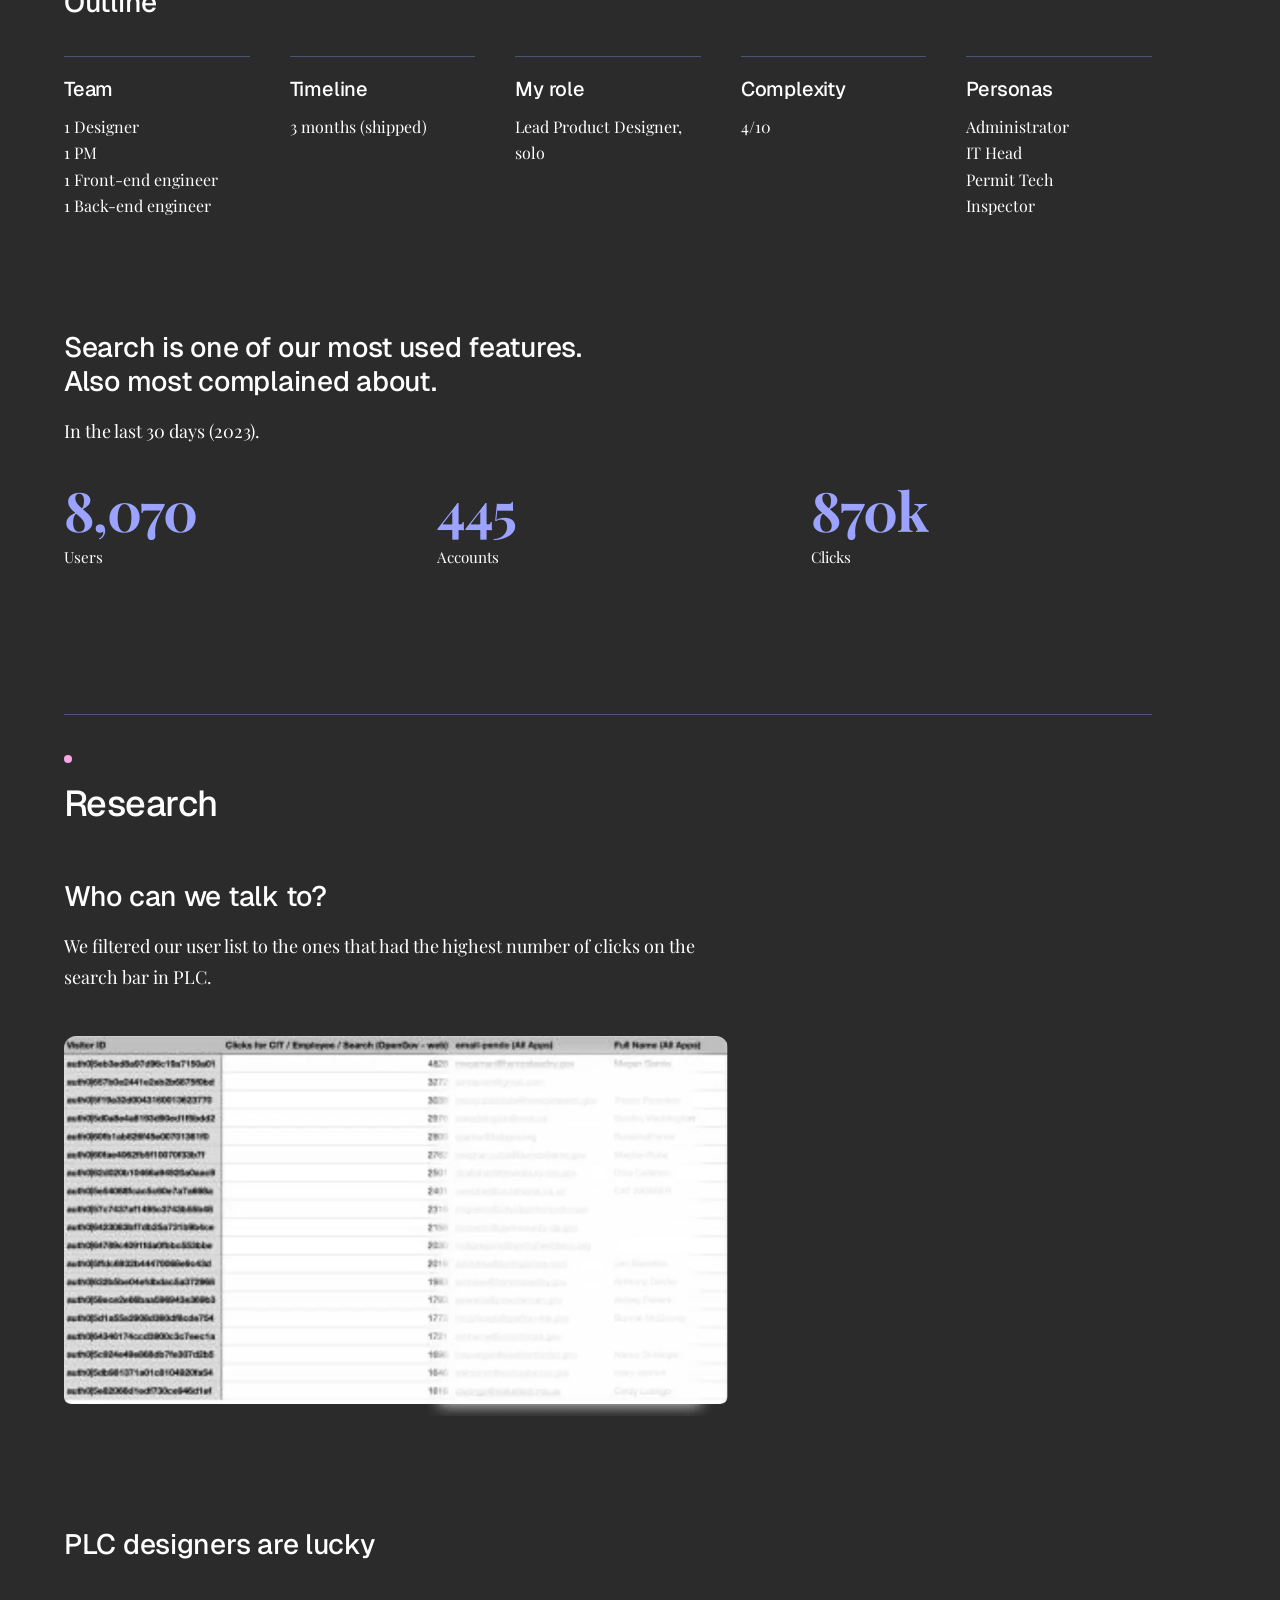
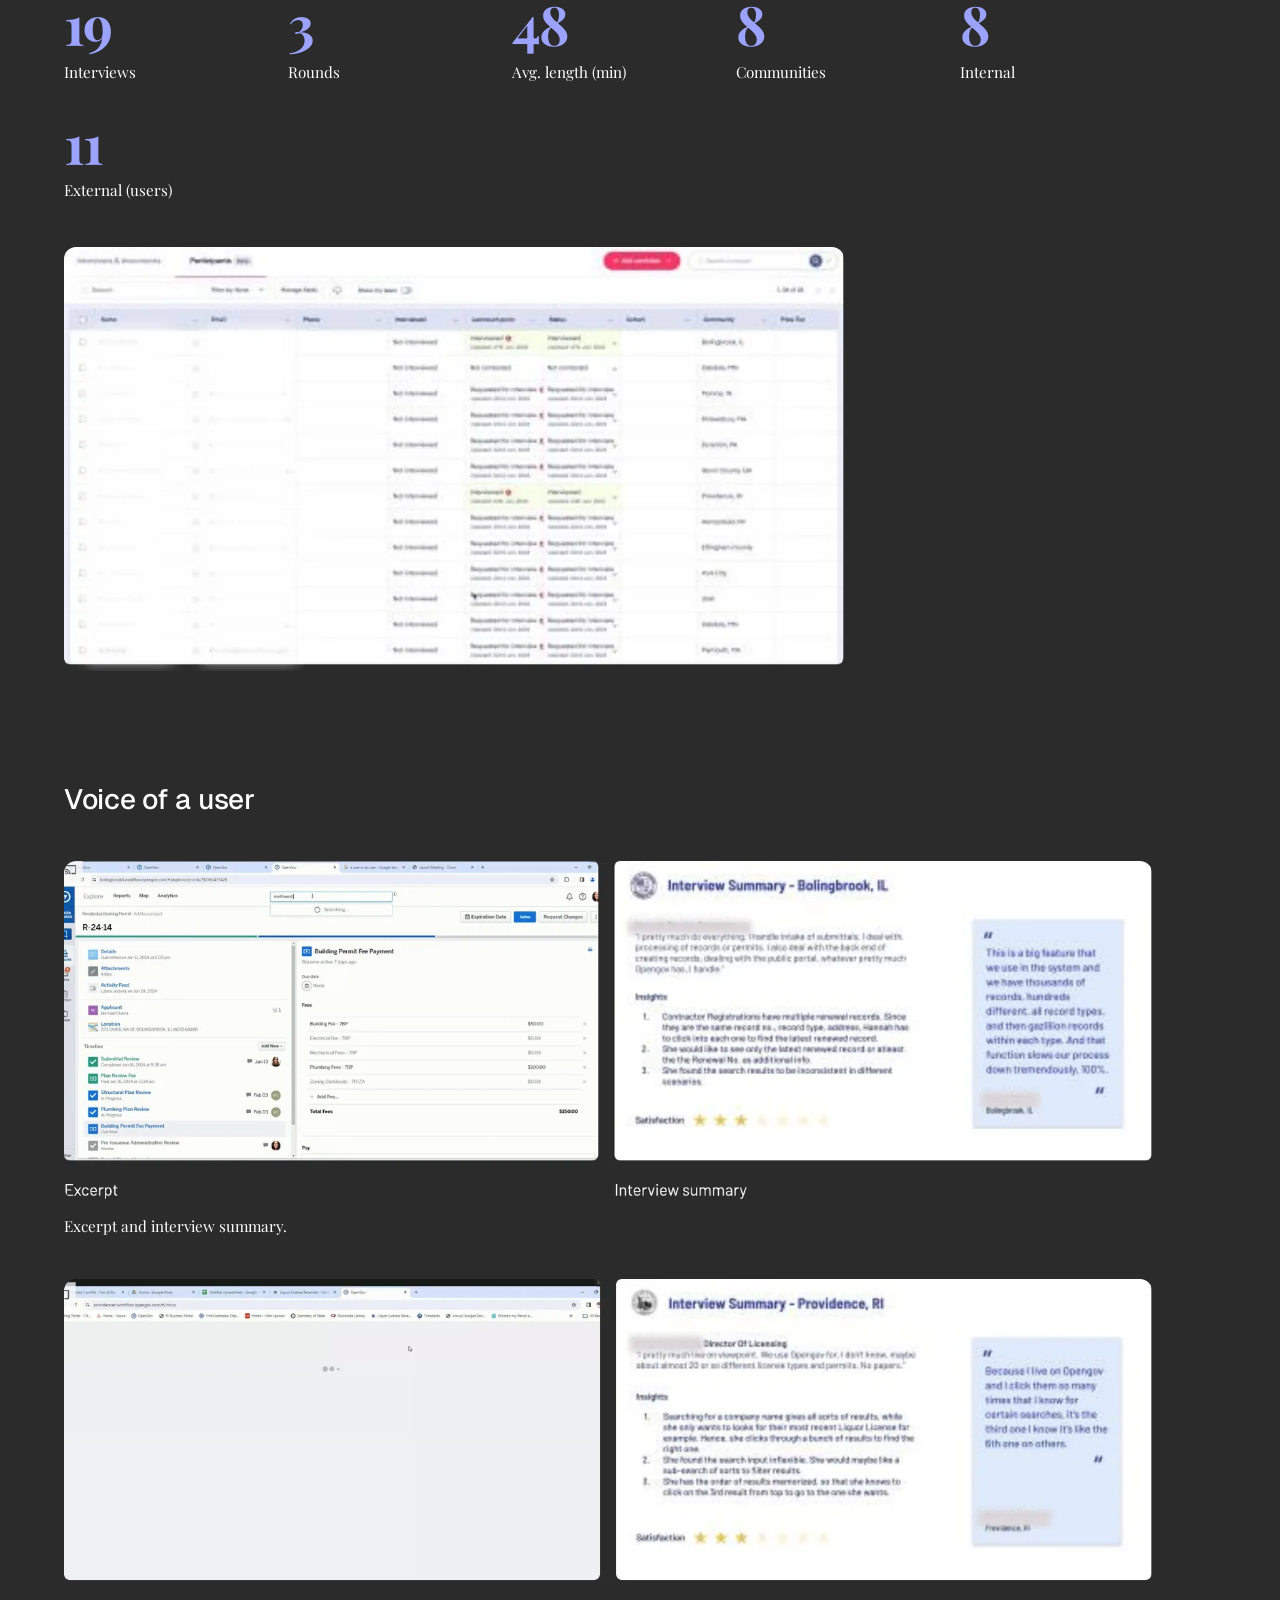
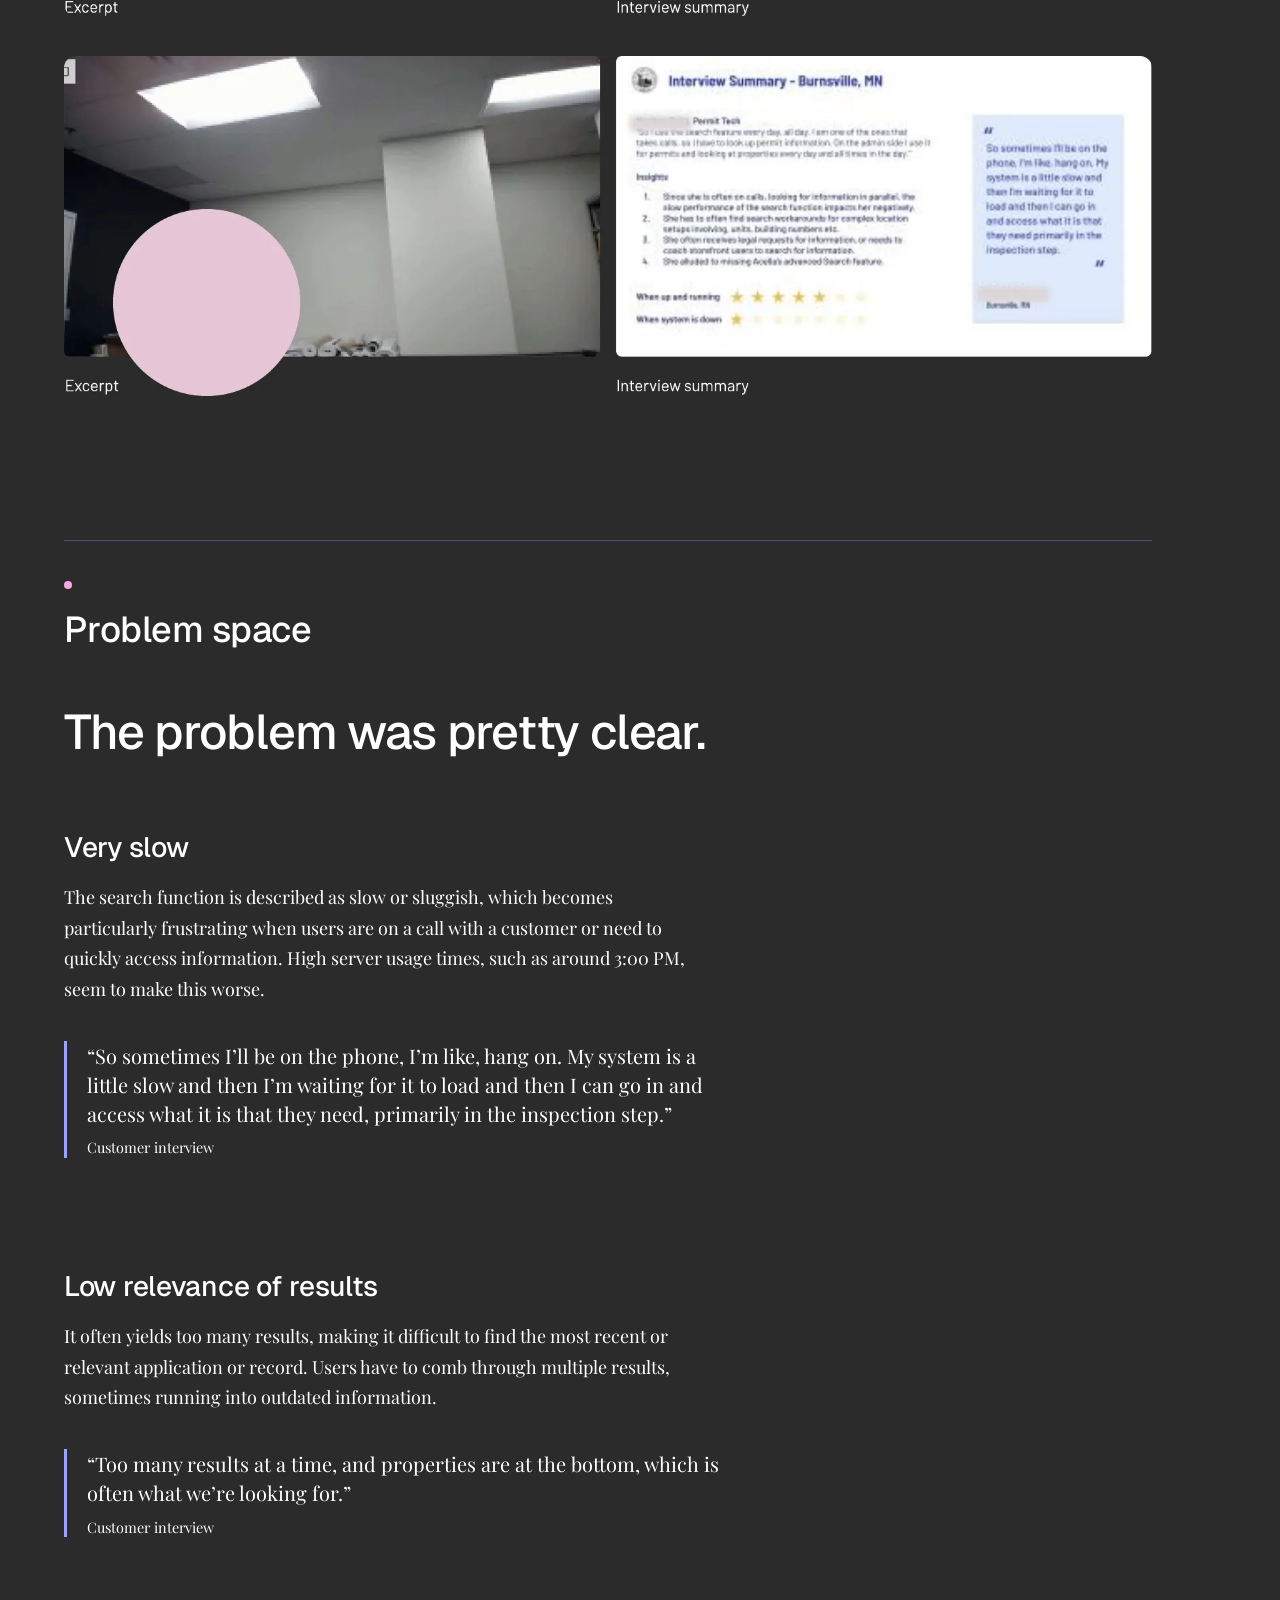
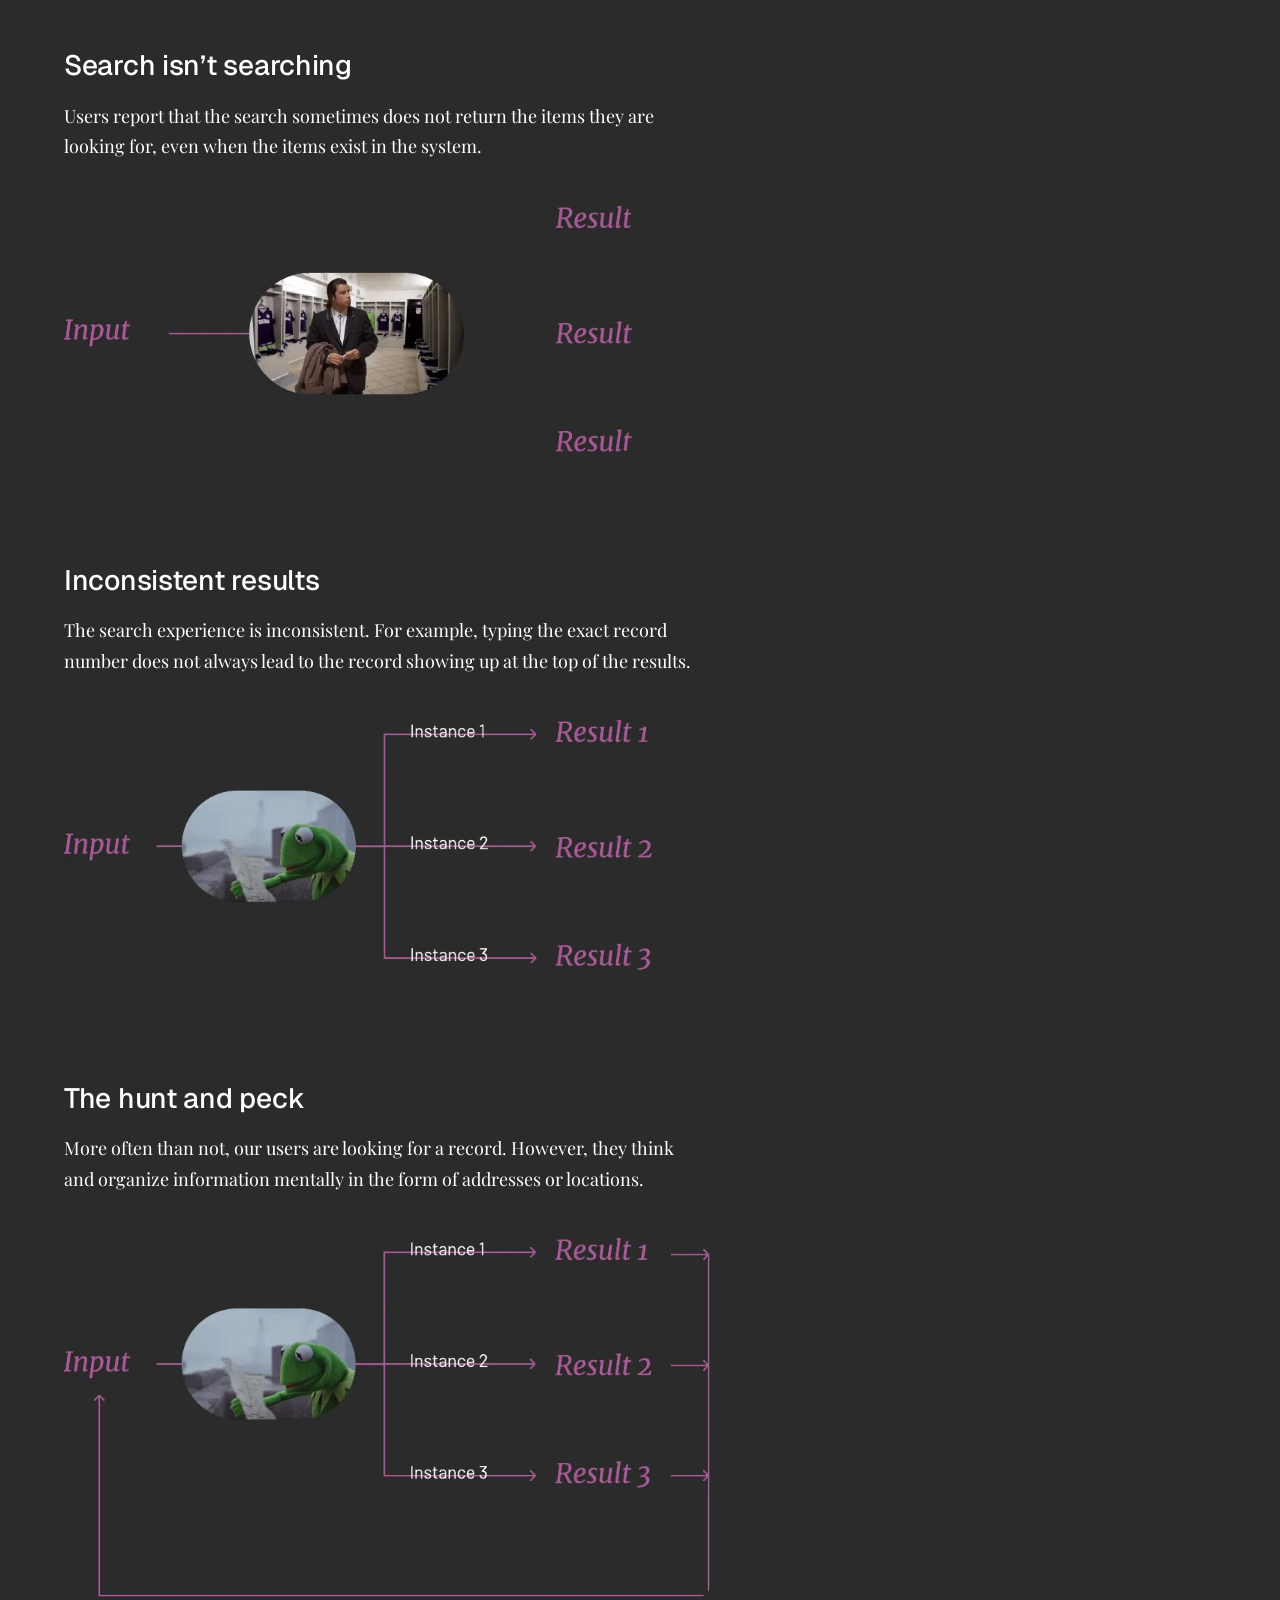
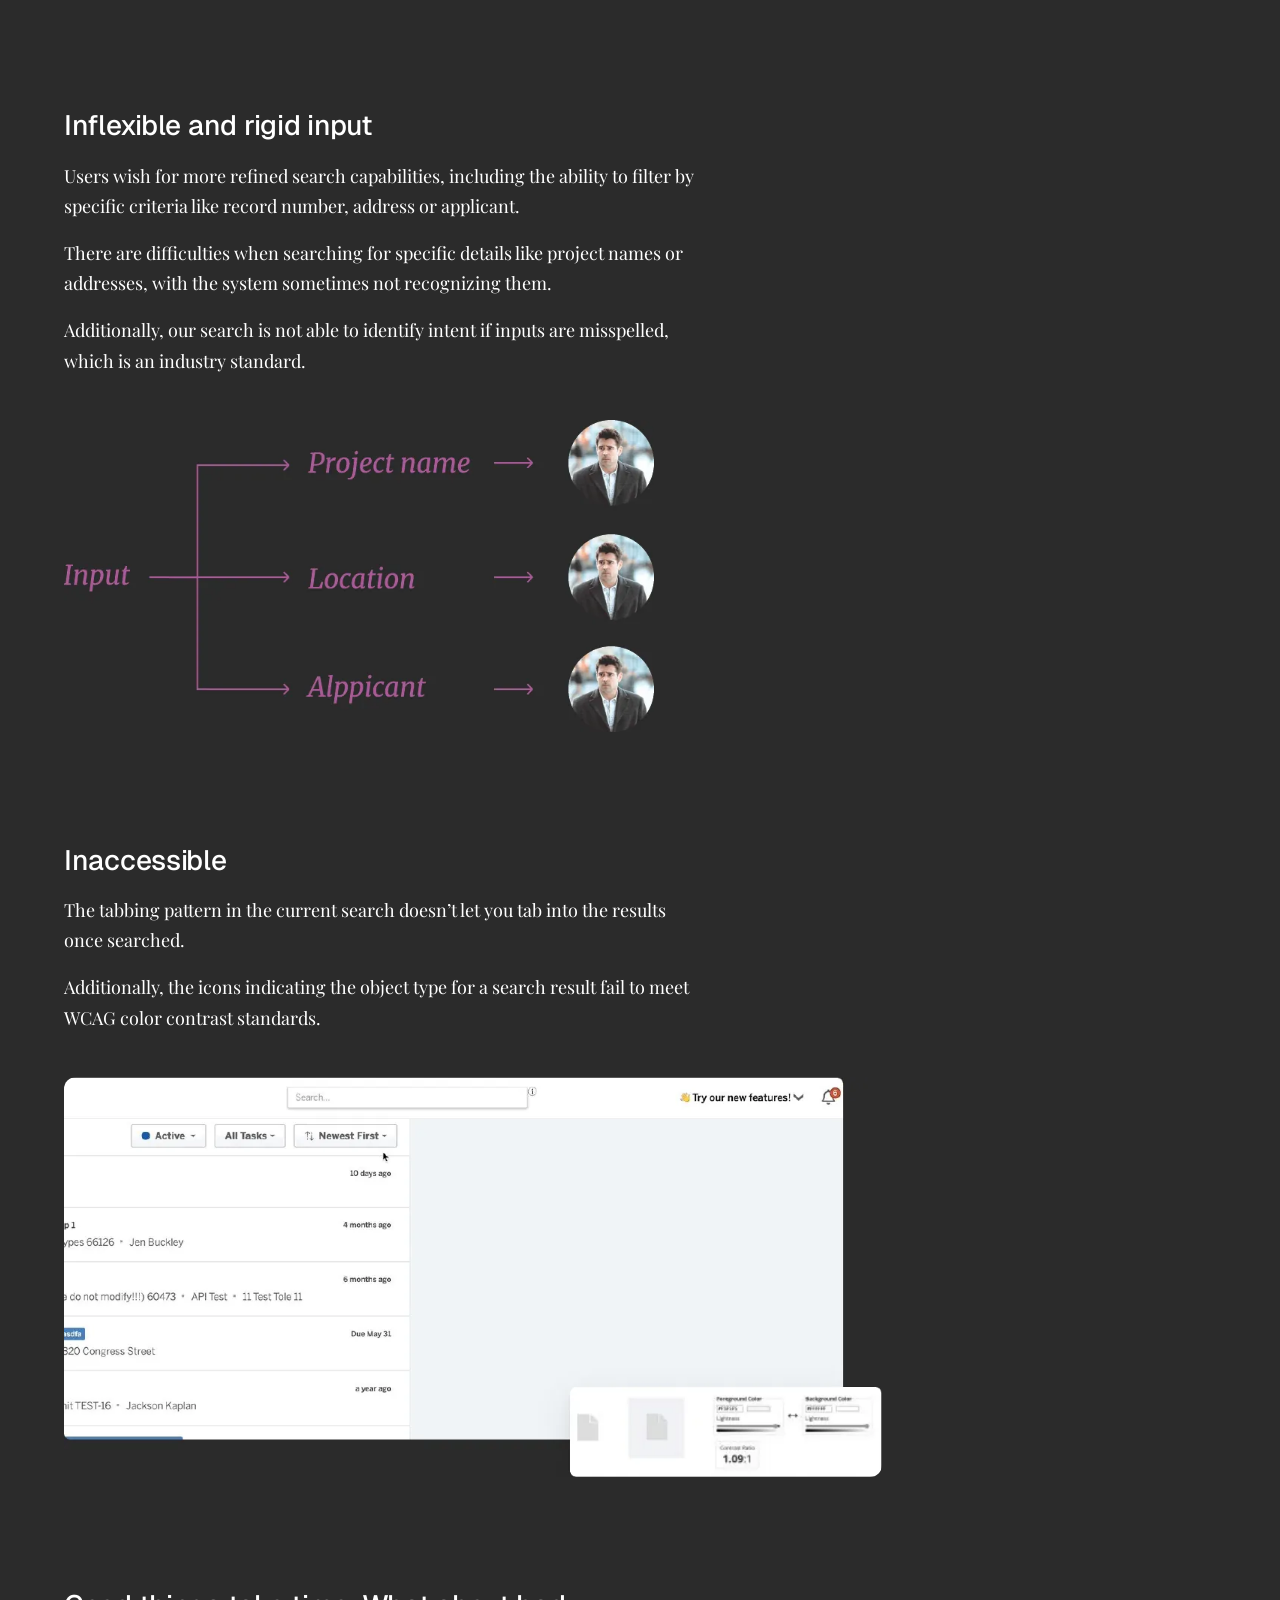
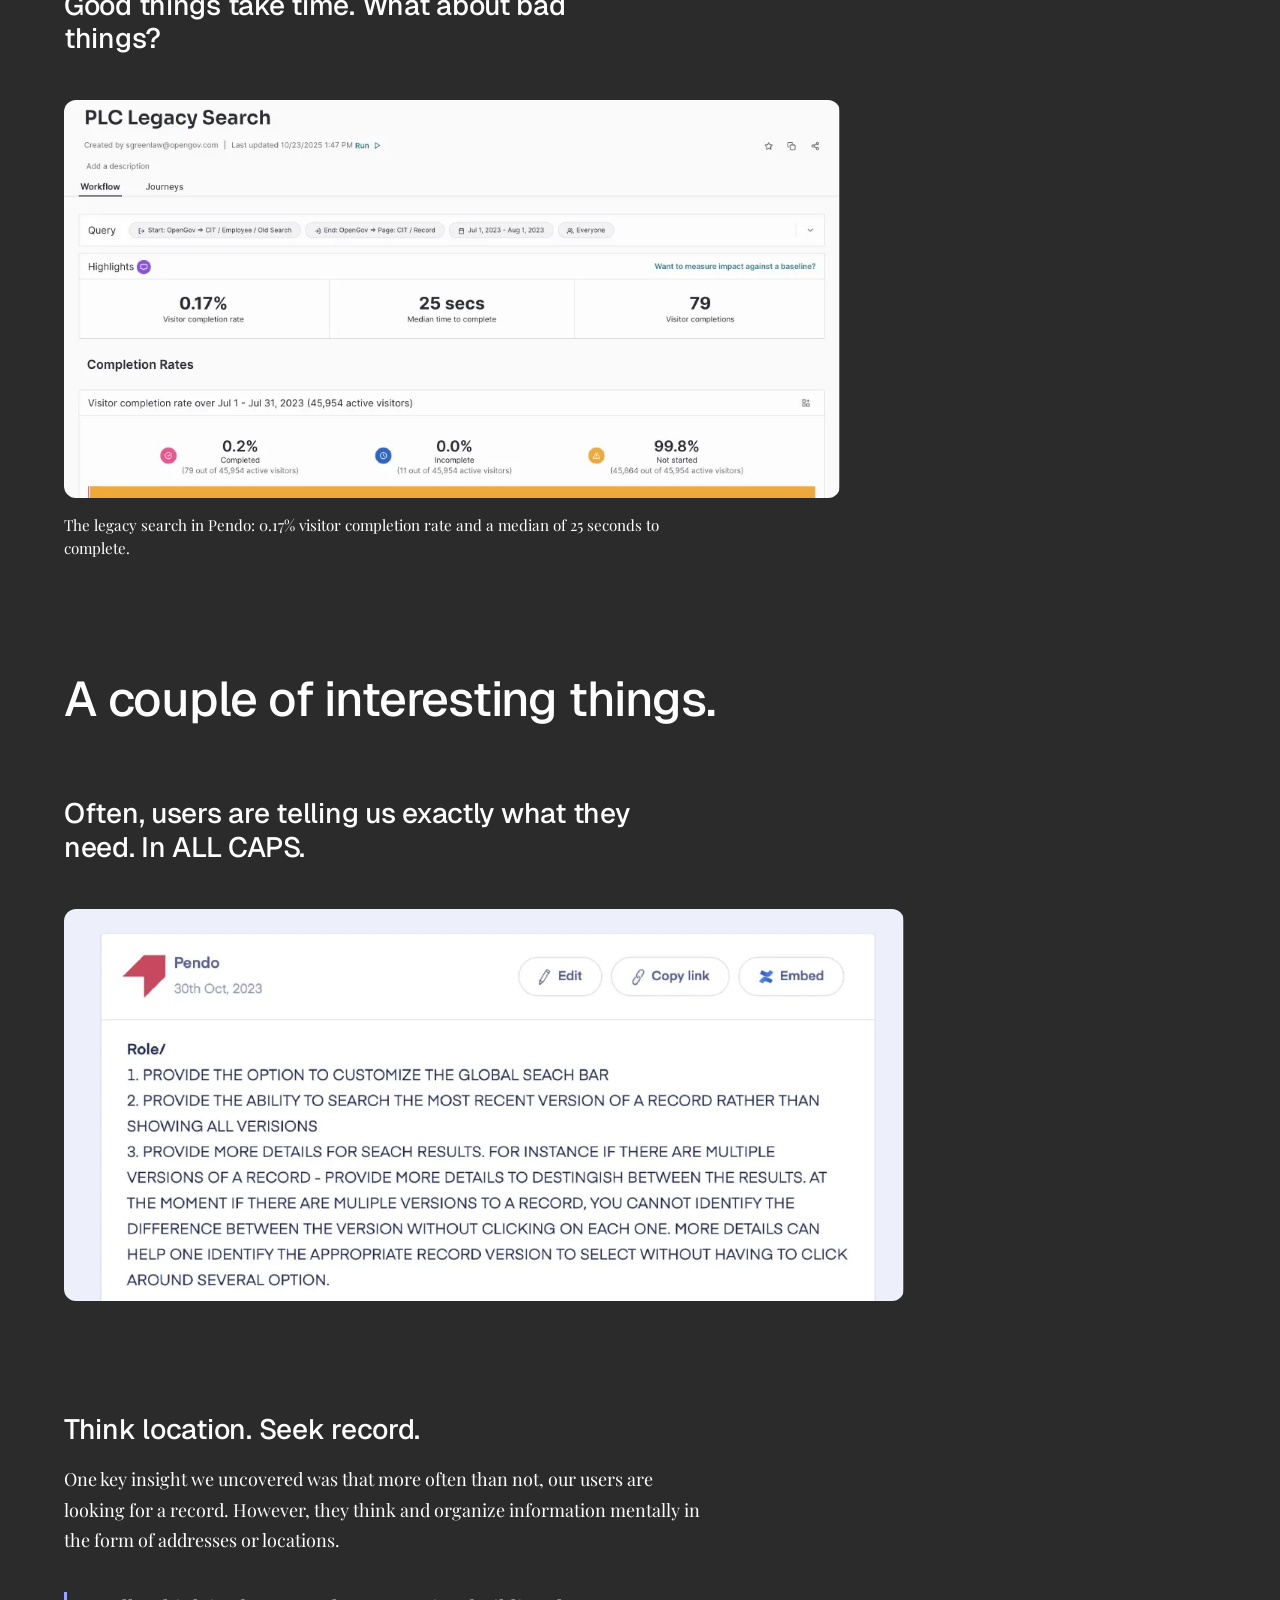
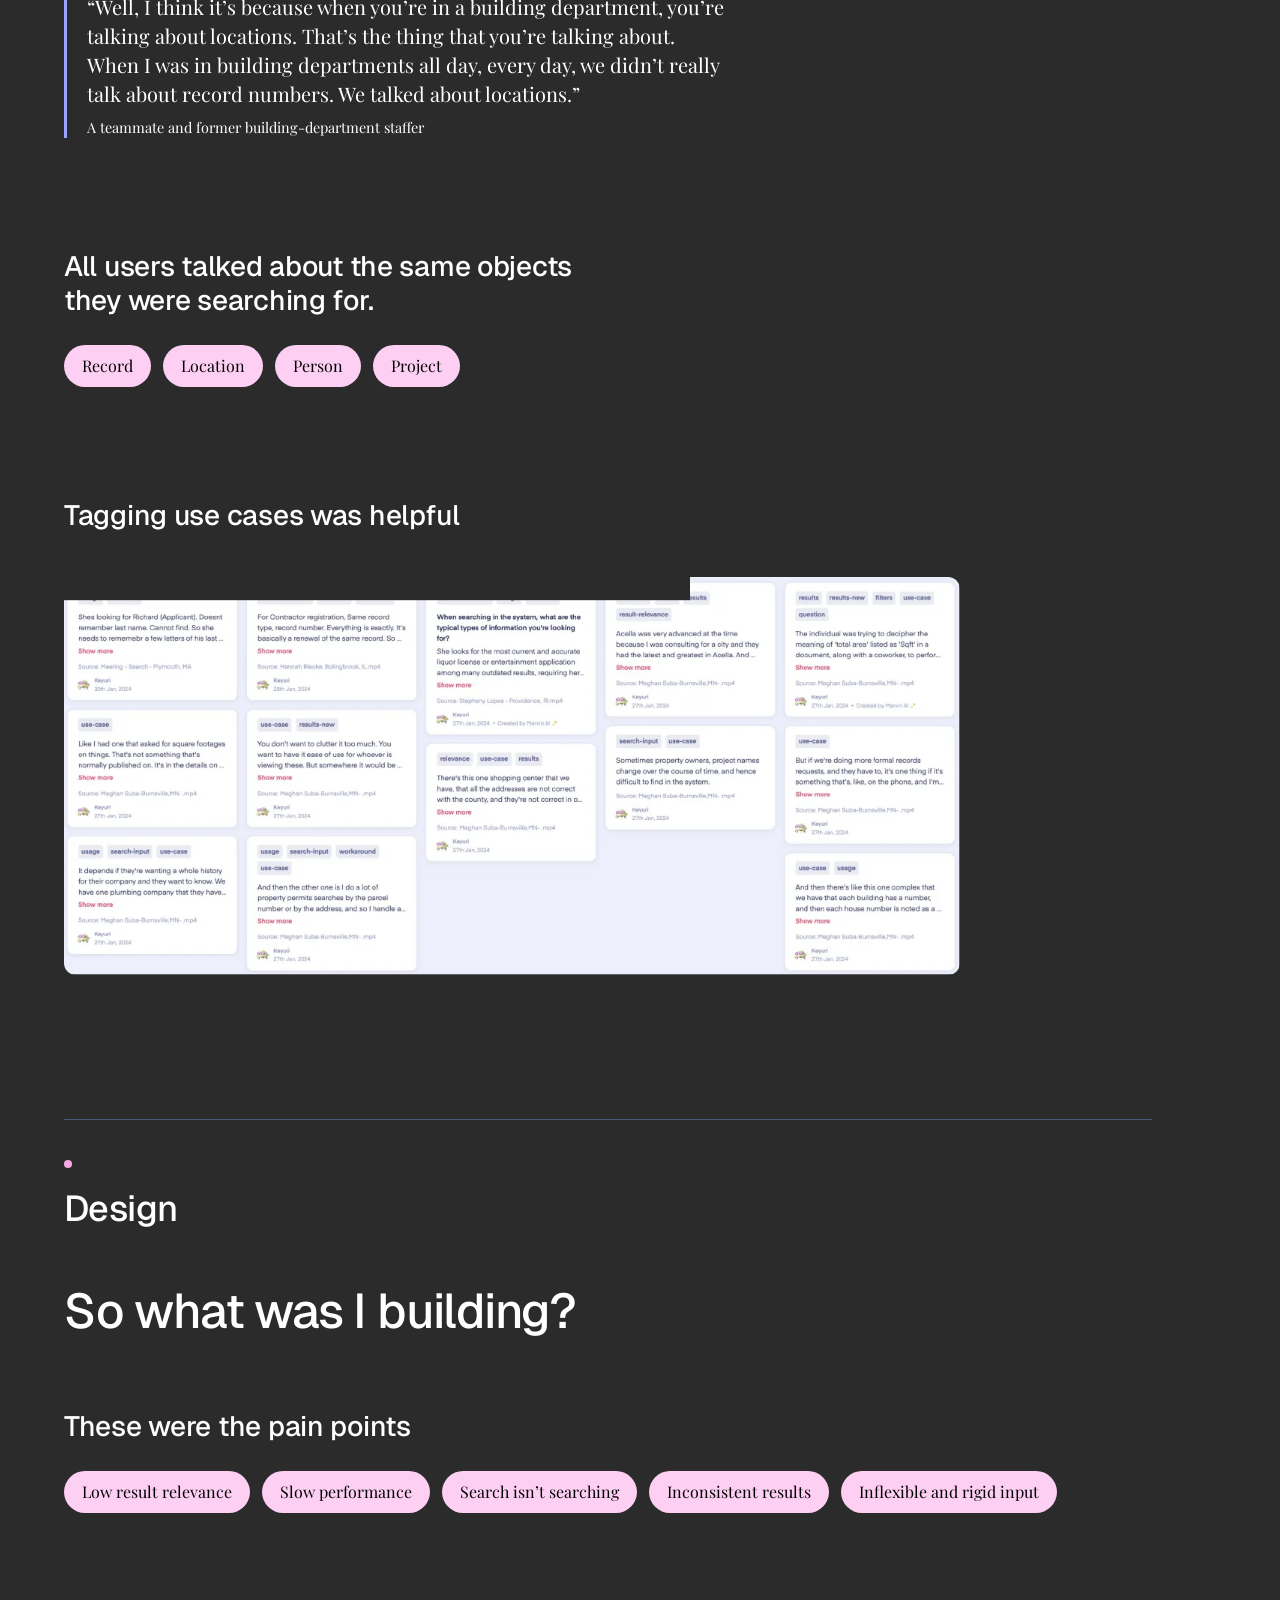
<file: global-search.html>
<!doctype html>
<html lang="en">
<head>
<meta charset="utf-8">
<meta name="viewport" content="width=device-width,initial-scale=1">
<title>Global Search – Keyuri Tatu</title>
<meta name="description" content="Redesigning the most-used and most-complained-about feature in OpenGov’s permitting software, so staff reach the right record or location faster.">
<meta property="og:type" content="website">
<meta property="og:site_name" content="Keyuri Tatu">
<meta property="og:title" content="Global Search – Keyuri Tatu">
<meta property="og:description" content="Redesigning the most-used and most-complained-about feature in OpenGov’s permitting software, so staff reach the right record or location faster.">
<meta property="og:url" content="https://keyuritatu.com/global-search">
<meta property="og:image" content="https://keyuritatu.com/media/social-card.png">
<meta property="og:image:width" content="1200">
<meta property="og:image:height" content="630">
<meta property="og:image:alt" content="Keyuri Tatu, Staff Product Designer, keyuritatu.com">
<meta name="twitter:card" content="summary_large_image">
<meta name="twitter:image" content="https://keyuritatu.com/media/social-card.png">
<link rel="icon" href="/media/logo-hand.png">
<link rel="preconnect" href="https://fonts.googleapis.com">
<link rel="preconnect" href="https://fonts.gstatic.com" crossorigin="">
<link href="https://fonts.googleapis.com/css2?family=Playfair+Display:ital,wght@0,400;0,500;0,600;0,700;1,400&amp;family=Geist:wght@400;500;600&amp;display=swap" rel="stylesheet">
<style>
body{margin:0;background:#2B2B2B}
a{color:inherit}
@font-face{font-family:"My Hand";src:url("/fonts/MyHand.woff2") format("woff2");font-weight:400;font-style:normal;font-display:swap}
a:focus-visible{outline:3px solid #9BA3FF;outline-offset:3px}
article p{margin:0 0 1.1rem}
article>p,article>h2,article>h3,article>ul,article>blockquote,article>.lede{max-width:44rem}
article h2{margin:3.5rem 0 1rem;font-size:2rem;letter-spacing:-.015em;line-height:1.15;font-family:'Geist',system-ui,sans-serif;font-weight:500;font-style:normal}
article h3{margin:2.5rem 0 .6rem;font-size:1.5rem;line-height:1.2;letter-spacing:-.01em;font-family:'Geist',system-ui,sans-serif;font-weight:500;font-style:normal}
article>ul{padding-left:1.2rem;margin:0 0 1.5rem}article>ul li{margin-bottom:.5rem}
figure{margin:2.5rem 0}figure img,figure video{width:100%;height:auto;display:block;background:transparent}
figcaption{margin-top:.6rem;color:#FFFFFF;font-size:.9rem}
.grid{display:grid;gap:1.25rem;margin:2.5rem 0}.grid figure{margin:0}
.g1{grid-template-columns:minmax(0,1fr)}.g2{grid-template-columns:repeat(2,minmax(0,1fr))}.g3{grid-template-columns:repeat(3,minmax(0,1fr))}
.meta{display:grid;grid-template-columns:repeat(auto-fit,minmax(11rem,1fr));gap:1.5rem;margin:2.5rem 0;padding:1.5rem 0;border-top:1px solid #4B5577;border-bottom:1px solid #4B5577}
.meta dt{color:#FFFFFF;font-size:.9rem;margin-bottom:.3rem}.meta dd{margin:0}
.stats{display:grid;grid-template-columns:repeat(auto-fit,minmax(12rem,1fr));gap:1.5rem;margin:0 0 2.5rem}
.stats b{display:block;font-size:clamp(2.2rem,5vw,3.4rem);line-height:1;letter-spacing:-.03em;color:#9BA3FF}
.stats span{display:block;margin-top:.5rem;color:#FFFFFF;font-size:.95rem}
blockquote{margin:2rem 0;padding:0 0 0 1.25rem;border-left:3px solid #9BA3FF;font-size:1.25rem;line-height:1.45}
blockquote cite{display:block;margin-top:.6rem;font-size:.9rem;font-style:normal;color:#FFFFFF}
.note{color:#FFFFFF;font-size:.9rem;max-width:44rem}
@media(max-width:600px){.g2,.g3{grid-template-columns:1fr}}
article>h2{max-width:none!important}
article h2{margin:9rem 0 3.5rem;padding-top:2.5rem;border-top:1px solid #4B5577;font-size:2.25rem}
article h2::before{content:"";display:block;width:8px;height:8px;border-radius:50%;background:#F7A8E4;margin-bottom:1.25rem}
.beat{max-width:22ch!important;margin:6.5rem 0 4.5rem;font-family:'Geist',system-ui,sans-serif;font-weight:500;font-size:clamp(2rem,3.8vw,3.25rem);line-height:1.08;letter-spacing:-.025em}
h2+.beat{margin-top:0}
.cs-item{margin:0 0 7rem}
.cs-item+.cs-item.cs-cont{margin-top:-4.5rem}
.cs-item>h3{margin:0 0 1.1rem;max-width:30ch;font-size:1.75rem;line-height:1.2}
.cs-item>p{max-width:40rem;line-height:1.7;margin-bottom:1rem}
.cs-fig{margin:2.75rem 0 0}
.cs-fig a{display:block}
.cs-fig img{border-radius:12px;width:100%;height:auto}
.cs-fig figcaption,.cs-cap{margin-top:1rem;color:#FFFFFF;font-size:.95rem;line-height:1.55;max-width:40rem}
.cs-grid2{display:grid;grid-template-columns:repeat(2,minmax(0,1fr));gap:2.5rem 2rem;margin-top:2.75rem}.cs-grid2 .cs-fig{margin:0}
.cs-stats{margin:2.25rem 0 0!important;gap:2rem!important}
.cs-chips{list-style:none;padding:0;margin:1.75rem 0 0;display:flex;flex-wrap:wrap;gap:.75rem}
.cs-chips li{padding:8px 18px;border-radius:99px;background:#FDCFF3;color:#000000;font-size:1rem}
.cs-ol{max-width:40rem;padding-left:1.4rem;margin:1.5rem 0 0;line-height:1.7}.cs-ol li{margin-bottom:.75rem}
.cs-cols{display:grid;grid-template-columns:repeat(auto-fit,minmax(10.5rem,1fr));gap:2.75rem 2.5rem;margin:2.25rem 0 0}
.cs-cols>div{border-top:1px solid #4B5577;padding-top:1.25rem}
.cs-cols h4{margin:0 0 .75rem;font-family:'Geist',system-ui,sans-serif;font-weight:500;font-size:1.25rem;line-height:1.25;letter-spacing:-.01em}
.cs-cols p{margin:0;font-size:1rem;line-height:1.65}
.cs-item blockquote{max-width:40rem;margin:2.25rem 0}
@media(max-width:600px){.cs-grid2{grid-template-columns:1fr}.beat{margin:4.5rem 0 3rem}article h2{margin-top:6rem}.cs-item{margin-bottom:5rem}.cs-item+.cs-item.cs-cont{margin-top:-3rem}}
main{overflow-x:clip}
.bw{--w:min(100%,68rem);position:relative;width:calc(var(--w) * 1.3993);margin:calc(var(--w) * -0.05) 0 calc(var(--w) * -0.33) calc(var(--w) * -0.0493)}
.bw + .bw-cap + .bw{margin-top:calc(var(--w) * -0.02)}
.bw>img{display:block;width:100%;height:auto;pointer-events:none}
.bw-screen{position:absolute;left:3.524%;top:9.615%;width:71.465%;height:57.03%;overflow:hidden;border-radius:0 0 .9% .9% / 0 0 1.45% 1.45%;background:#000}
.bw-screen video{display:block;width:100%;height:100%;object-fit:cover;object-position:50% 0}
.bw-screen.fit video{object-fit:contain;object-position:50% 50%}
.bw-cap{position:relative;margin:0 0 5rem;color:#FFFFFF;font-size:.95rem}

.site-header{position:relative;z-index:20;display:flex;justify-content:space-between;align-items:center;padding:1.5rem clamp(1.25rem,5vw,4rem);font-family:'Playfair Display',Georgia,serif;font-size:18px;font-weight:300;color:#FFFFFF}
@font-face{font-family:"My Hand";src:url("/fonts/MyHand.woff2") format("woff2");font-weight:400;font-style:normal;font-display:swap}
.site-header .name{display:flex;align-items:center;gap:14px;text-decoration:none;font-family:'Playfair Display',Georgia,serif;font-weight:400;font-style:italic;font-size:25px;line-height:1.1;letter-spacing:-.01em;color:#FFFFFF}
.site-header .name img{width:52px;height:33px;display:block}
.menu-btn{display:block;background:transparent;border:0;padding:11px 6px;border-radius:12px;cursor:pointer;line-height:0;min-width:44px;min-height:44px}
.menu-btn .trig{position:relative;display:block;width:32px;height:22px}
.menu-btn .trig i{position:absolute;left:1px;width:30px;height:3px;border-radius:2px;background:#FFFFFF}
.site-header.light .menu-btn .trig i{background:#37383F}
.menu-btn .trig img{position:absolute;left:15.6px;top:5px;width:65px;height:41px;display:block}
.site-menu{position:absolute;top:96px;right:clamp(1.25rem,5vw,4rem);width:280px;display:flex;flex-direction:column;padding:0;background:#2B2B2B;border:1px solid #4B5577;border-radius:0;box-shadow:0 12px 32px rgba(0,0,0,.10)}
.site-menu[hidden]{display:none}
.site-menu a{display:flex;align-items:center;gap:12px;padding:16px 24px;border-bottom:1px solid #4B5577;text-decoration:none;font-family:'Geist',system-ui,sans-serif;font-style:normal;font-weight:500;font-size:24px;line-height:1.2;letter-spacing:-.015em;color:#FFFFFF;transition:background-color .2s}
.site-menu a:last-child{border-bottom:0}
.site-menu a::before{content:"";flex:none;width:8px;height:8px;border-radius:50%;background:transparent}
.site-menu a[aria-current="page"]::before{background:#F7A8E4}
.site-menu a:hover{background:#FDCFF3;color:#000000}
.site-header.light{color:#000000;background:#FFFFFF;box-shadow:0 2px 12px rgba(0,0,0,.08)}
.site-header.light .name{color:#000000}
.site-header.light .site-menu{background:#FFFCF5;border-color:#D6DEF2}
.site-header.light .site-menu a{color:#000000;border-color:#D6DEF2}
.site-header.light .site-menu a:hover{background:#FDCFF3}
body{overflow-wrap:break-word}
main{overflow-x:clip}
@media(max-width:600px){.lede{font-size:1.45rem!important}.title-wrap{display:block!important}.title-wrap h1{max-width:100%!important}main>div:first-child>div p,main>div:first-child>div h1{width:100%!important;max-width:100%!important}.mind-item{padding-left:1.25rem!important;padding-right:1.25rem!important}}
@media(max-width:760px){main,main [style*="min-height"]{min-height:0!important}#work{margin-top:1.5rem!important}main>div:first-child p:empty,main>div:first-child p:has(>br:only-child){display:none}main h1:not(.sr-only){max-width:100%!important;width:auto!important}.card h3{font-size:clamp(1.5rem,6.5vw,2.25rem)!important}main>div:first-child h1:not(.sr-only){font-size:clamp(2rem,8.5vw,3.25rem)!important}.card>div{padding:24px 20px!important}.result{max-width:100%!important;width:auto!important}.facts{padding-left:1.25rem!important;padding-right:1.25rem!important}.meta{grid-template-columns:repeat(2,minmax(0,1fr))!important}.site-header .name span{font-size:21px}.site-header .name img{width:42px;height:27px}}
img,video,iframe{max-width:100%}
main>div:first-child h1:not(.sr-only){font-size:clamp(2rem,4.4vw,60px)!important}
.card h3{font-size:clamp(1.5rem,2.6vw,36px)!important}
@media(max-width:1024px){main,main>div:first-child,main>div:first-child [style*="min-height"]{min-height:0!important}#work{margin-top:2rem!important}main>div:first-child h1:not(.sr-only){max-width:100%!important;width:auto!important}main>div:first-child p:has(>br:only-child){display:none}main>div:first-child h1:not(.sr-only){margin-top:2.5rem!important}}
.video{position:relative;aspect-ratio:16/9;background:#1F1F1F}.video iframe{position:absolute;inset:0;width:100%;height:100%;border:0}
</style>
</head>
<body>
<div style="min-height: 100vh; background: #2B2B2B; color: #FFFFFF; font-family: 'Playfair Display', Georgia, serif; font-size: 18px; line-height: 1.6; font-weight: 300">
<div class="hero" style="color: #000000; background-color: #FFFCF5">
<header class="site-header light"><a class="name" href="/" aria-label="Keyuri Tatu, home"><img src="/media/menu-hand.png" alt=""><span>Keyuri Tatu</span></a><button type="button" class="menu-btn" aria-label="Open menu" aria-expanded="false" aria-controls="site-menu"><span class="trig"><i style="top:2px"></i><i style="top:10px"></i><i style="top:18px"></i></span></button><nav id="site-menu" class="site-menu" aria-label="Site" hidden><a href="/" aria-current="page">Case Studies</a><a href="/about">About Me</a><a href="/resume">Resume</a><a href="/other-things">Other Things</a></nav></header>
<div style="padding: 3rem clamp(1.25rem, 5vw, 4rem) 3.5rem">
<div style="max-width: 68rem; position: relative; padding-top: 0px; padding-right: 0px; padding-bottom: 0px; padding-left: 0px">
<span style="color: #000000; font-weight: 600">2023–24</span>
<div class="title-wrap" style="display: table">
<h1 style="font-size: clamp(2.2rem, 5vw, 4.25rem); line-height: 1.02; letter-spacing: -0.025em; font-family: 'Geist', system-ui, sans-serif; font-weight: 500; max-width: 22ch; margin: 0.5rem 0 0; font-style: normal">Building A Reusable <br>Global Search Pattern</h1>
<div aria-hidden="true" style="height: 2px; background: #FDCFF3; margin: 1.75rem 0"></div>
</div>
<p class="lede" style="margin: 0; max-width: 44rem; color: #000000; font-family: 'Playfair Display', Georgia, serif; font-size: 1.8rem; line-height: 1.3">Redesigning the most-used and most-complained-about feature in OpenGov’s permitting software, so staff reach the right record or location faster.</p></div>
</div>
</div>
<main style="padding: 0 clamp(1.25rem, 5vw, 4rem) 6rem; margin-top: 120px">
<article style="max-width: 68rem; margin-top: 0.5rem">
<figure class="bw"><img src="/media/rr-browser-window.webp" alt="" width="2400" height="1804"><div class="bw-screen fit"><video autoplay loop muted playsinline preload="metadata" poster="/media/gs-customer-poster.webp" aria-label="Usability session over Zoom: a customer works through search tasks while I observe; the customer is blurred"><source src="/media/gs-customer.mp4" type="video/mp4"></video></div></figure>
<p class="bw-cap">A usability session with a customer.</p>
<figure class="bw"><img src="/media/rr-browser-window.webp" alt="" width="2400" height="1804"><div class="bw-screen"><video autoplay loop muted playsinline preload="metadata" poster="/media/gs-final-poster.webp" aria-label="The final global search design: recently viewed items, filters for records, locations, people and projects, and a preview panel"><source src="/media/gs-final.mp4" type="video/mp4"></video></div></figure>
<p class="bw-cap">The final design.</p>

<figure><img src="/media/gs-16-filters.webp" alt="The new search: filters for records, locations, people and projects, with a preview panel beside the results"><figcaption>The new search, with filters by object type and a preview panel.</figcaption></figure>

<dl class="meta">
<div><dt>Role</dt><dd>Lead Product Designer<br>(solo designer)</dd></div>
<div><dt>Team</dt><dd>1 Product Manager<br>1 Front-end engineer<br>1 Back-end engineer</dd></div>
<div><dt>Timeline</dt><dd>3 months, shipped</dd></div>
<div><dt>Users</dt><dd>Administrators<br>IT heads<br>Permit techs<br>Inspectors</dd></div>
<div><dt>Company</dt><dd>OpenGov, Permitting &amp; Licensing (PLC)</dd></div>
</dl>

<div class="stats">
<div><b>35s</b><span>median time from search to a location page, down from 1m 7s</span></div>
<div><b>15s</b><span>median time from search to a record, down from 25s</span></div>
<div><b>79.1%</b><span>of accounts using search, up from 74% (Oct 2023 vs Oct 2024)</span></div>
<div><b>1.01M</b><span>search clicks in a month, up from 912K</span></div>
</div>

<h2>Overview</h2>
<p>OpenGov’s Permitting &amp; Licensing product (PLC) helps local governments run permits, licenses and code enforcement. Search is how staff get to nearly everything in it. In a single 30-day window in 2023, 8,070 users across 445 accounts clicked into search 870,000 times. It was also the feature people complained about most.</p>
<p>I led the redesign as the only designer, working with one PM and two engineers. We shipped in three months. The new search lives in the global navigation, and I designed it as a pattern that other OpenGov products can reuse.</p>


<h2>Context</h2>
<section class="cs-item cs-cont">
<figure class="cs-fig"><a href="/media/cs/crop-019.webp" target="_blank" rel="noopener"><img src="/media/cs/crop-019.webp" alt="Search in PLC, before the redesign." width="1600" height="602" loading="lazy" decoding="async"></a><figcaption>Search in PLC, before the redesign.</figcaption></figure>
</section>
<section class="cs-item">
<h3>Outline</h3>
<div class="cs-cols"><div><h4>Team</h4><p>1 Designer<br>1 PM<br>1 Front-end engineer<br>1 Back-end engineer</p></div><div><h4>Timeline</h4><p>3 months (shipped)</p></div><div><h4>My role</h4><p>Lead Product Designer, solo</p></div><div><h4>Complexity</h4><p>4/10</p></div><div><h4>Personas</h4><p>Administrator<br>IT Head<br>Permit Tech<br>Inspector</p></div></div>
</section>
<section class="cs-item">
<h3>Search is one of our most used features. Also most complained about.</h3>
<p>In the last 30 days (2023).</p>
<div class="stats cs-stats"><div><b>8,070</b><span>Users</span></div><div><b>445</b><span>Accounts</span></div><div><b>870k</b><span>Clicks</span></div></div>
</section>
<h2>Research</h2>
<section class="cs-item">
<h3>Who can we talk to?</h3>
<p>We filtered our user list to the ones that had the highest number of clicks on the search bar in PLC.</p>
<figure class="cs-fig" style="max-width:664px"><a href="/media/cs/crop-022.webp" target="_blank" rel="noopener"><img src="/media/cs/crop-022.webp" alt="Who can we talk to? We filtered our user list to the ones that had the highest number of clicks on the" width="886" height="506" loading="lazy" decoding="async"></a></figure>
</section>
<section class="cs-item">
<h3>PLC designers are lucky</h3>
<div class="stats cs-stats"><div><b>19</b><span>Interviews</span></div><div><b>3</b><span>Rounds</span></div><div><b>48</b><span>Avg. length (min)</span></div><div><b>8</b><span>Communities</span></div><div><b>8</b><span>Internal</span></div><div><b>11</b><span>External (users)</span></div></div>
<figure class="cs-fig" style="max-width:780px"><a href="/media/cs/crop-023.webp" target="_blank" rel="noopener"><img src="/media/cs/crop-023.webp" alt="PLC Designers are lucky 19 3" width="1040" height="566" loading="lazy" decoding="async"></a></figure>
</section>
<section class="cs-item">
<h3>Voice of a user</h3>
<figure class="cs-fig"><a href="/media/cs/crop-024.webp" target="_blank" rel="noopener"><img src="/media/cs/crop-024.webp" alt="Excerpt and interview summary." width="1600" height="498" loading="lazy" decoding="async"></a><figcaption>Excerpt and interview summary.</figcaption></figure>
</section>
<section class="cs-item cs-cont">
<figure class="cs-fig"><a href="/media/cs/crop-025.webp" target="_blank" rel="noopener"><img src="/media/cs/crop-025.webp" alt="Voice of a user Excerpt Interview summary" width="1596" height="494" loading="lazy" decoding="async"></a></figure>
</section>
<section class="cs-item cs-cont">
<figure class="cs-fig"><a href="/media/cs/crop-026.webp" target="_blank" rel="noopener"><img src="/media/cs/crop-026.webp" alt="Voice of a user Excerpt Interview summary" width="1598" height="500" loading="lazy" decoding="async"></a></figure>
</section>
<h2>Problem space</h2>
<p class="beat">The problem was pretty clear.</p>
<section class="cs-item">
<h3>Very slow</h3>
<p>The search function is described as slow or sluggish, which becomes particularly frustrating when users are on a call with a customer or need to quickly access information. High server usage times, such as around 3:00 PM, seem to make this worse.</p>
<blockquote>“So sometimes I’ll be on the phone, I’m like, hang on. My system is a little slow and then I’m waiting for it to load and then I can go in and access what it is that they need, primarily in the inspection step.”<cite>Customer interview</cite></blockquote>
</section>
<section class="cs-item">
<h3>Low relevance of results</h3>
<p>It often yields too many results, making it difficult to find the most recent or relevant application or record. Users have to comb through multiple results, sometimes running into outdated information.</p>
<blockquote>“Too many results at a time, and properties are at the bottom, which is often what we’re looking for.”<cite>Customer interview</cite></blockquote>
</section>
<section class="cs-item">
<h3>Search isn’t searching</h3>
<p>Users report that the search sometimes does not return the items they are looking for, even when the items exist in the system.</p>
<figure class="cs-fig" style="max-width:568px"><a href="/media/cs/crop-030.webp" target="_blank" rel="noopener"><img src="/media/cs/crop-030.webp" alt="Search isn’t searching Result Users report that the search sometimes does" width="757" height="328" loading="lazy" decoding="async"></a></figure>
</section>
<section class="cs-item">
<h3>Inconsistent results</h3>
<p>The search experience is inconsistent. For example, typing the exact record number does not always lead to the record showing up at the top of the results.</p>
<figure class="cs-fig" style="max-width:588px"><a href="/media/cs/crop-031.webp" target="_blank" rel="noopener"><img src="/media/cs/crop-031.webp" alt="Inconsistent results The search experience is inconsistent. For example, typing the exact record number does" width="784" height="333" loading="lazy" decoding="async"></a></figure>
</section>
<section class="cs-item">
<h3>The hunt and peck</h3>
<p>More often than not, our users are looking for a record. However, they think and organize information mentally in the form of addresses or locations.</p>
<figure class="cs-fig" style="max-width:646px"><a href="/media/cs/crop-032.webp" target="_blank" rel="noopener"><img src="/media/cs/crop-032.webp" alt="The hunt and peck One key insight we uncovered was that more often than not, our users are looking for a" width="862" height="479" loading="lazy" decoding="async"></a></figure>
</section>
<section class="cs-item">
<h3>Inflexible and rigid input</h3>
<p>Users wish for more refined search capabilities, including the ability to filter by specific criteria like record number, address or applicant.</p>
<p>There are difficulties when searching for specific details like project names or addresses, with the system sometimes not recognizing them.</p>
<p>Additionally, our search is not able to identify intent if inputs are misspelled, which is an industry standard.</p>
<figure class="cs-fig" style="max-width:590px"><a href="/media/cs/crop-033.webp" target="_blank" rel="noopener"><img src="/media/cs/crop-033.webp" alt="Inflexible &amp; Rigid Input Users wish for more refined search capabilities, Project name" width="786" height="415" loading="lazy" decoding="async"></a></figure>
</section>
<section class="cs-item">
<h3>Inaccessible</h3>
<p>The tabbing pattern in the current search doesn’t let you tab into the results once searched.</p>
<p>Additionally, the icons indicating the object type for a search result fail to meet WCAG color contrast standards.</p>
<figure class="cs-fig" style="max-width:818px"><a href="/media/cs/crop-034.webp" target="_blank" rel="noopener"><img src="/media/cs/crop-034.webp" alt="Inaccessible The tabbing pattern in the current Search doesn’t let you tab into the results" width="1091" height="533" loading="lazy" decoding="async"></a></figure>
</section>
<section class="cs-item">
<h3>Good things take time. What about bad things?</h3>
<figure class="cs-fig" style="max-width:776px"><a href="/media/cs/crop-035.webp" target="_blank" rel="noopener"><img src="/media/cs/crop-035.webp" alt="The legacy search in Pendo: 0.17% visitor completion rate and a median of 25 seconds to complete." width="1034" height="530" loading="lazy" decoding="async"></a><figcaption>The legacy search in Pendo: 0.17% visitor completion rate and a median of 25 seconds to complete.</figcaption></figure>
</section>
<p class="beat">A couple of interesting things.</p>
<section class="cs-item">
<h3>Often, users are telling us exactly what they need. In ALL CAPS.</h3>
<figure class="cs-fig" style="max-width:840px"><a href="/media/cs/crop-037.webp" target="_blank" rel="noopener"><img src="/media/cs/crop-037.webp" alt="Often, users are telling us exactly what they need. In ALL CAPS." width="1120" height="523" loading="lazy" decoding="async"></a></figure>
</section>
<section class="cs-item">
<h3>Think location. Seek record.</h3>
<p>One key insight we uncovered was that more often than not, our users are looking for a record. However, they think and organize information mentally in the form of addresses or locations.</p>
<blockquote>“Well, I think it’s because when you’re in a building department, you’re talking about locations. That’s the thing that you’re talking about. When I was in building departments all day, every day, we didn’t really talk about record numbers. We talked about locations.”<cite>A teammate and former building-department staffer</cite></blockquote>
</section>
<section class="cs-item">
<h3>All users talked about the same objects they were searching for.</h3>
<ul class="cs-chips"><li>Record</li><li>Location</li><li>Person</li><li>Project</li></ul>
</section>
<section class="cs-item">
<h3>Tagging use cases was helpful</h3>
<figure class="cs-fig" style="max-width:896px"><a href="/media/cs/crop-040.webp" target="_blank" rel="noopener"><img src="/media/cs/crop-040.webp" alt="Tagging use cases was helpful" width="1195" height="531" loading="lazy" decoding="async"></a></figure>
</section>
<h2>Design</h2>
<p class="beat">So what was I building?</p>
<section class="cs-item">
<h3>These were the pain points</h3>
<ul class="cs-chips"><li>Low result relevance</li><li>Slow performance</li><li>Search isn’t searching</li><li>Inconsistent results</li><li>Inflexible and rigid input</li></ul>
</section>
<section class="cs-item">
<h3>To the design criteria</h3>
<div class="cs-cols"><div><h4>Think location. Seek record.</h4><p>One key insight we uncovered was that more often than not, our users are looking for a record. However, they think and organize information mentally in the form of addresses or locations.</p></div><div><h4>Find faster</h4><p>A Microsoft study revealed that we now have an attention span of eight seconds, shorter than that of a goldfish (nine seconds).</p></div><div><h4>Visibility: metadata</h4><p>Users want to see more results, and as much metadata as possible in search results. DBA or business name is a recurring ask from Licensing users. How do we design results that provide more metadata and still feel lightweight?</p></div><div><h4>Flexibility: filters</h4><p>Users want the ability to filter down their results and tell us more about what they’re looking for. However, the design must provide good quality results even when no filters are applied.</p></div></div>
</section>
<p class="beat">Another product had some designs.</p>
<section class="cs-item cs-cont">
<figure class="cs-fig"><a href="/media/cs/crop-045.webp" target="_blank" rel="noopener"><img src="/media/cs/crop-045.webp" alt="Slide" width="1597" height="459" loading="lazy" decoding="async"></a></figure>
</section>
<section class="cs-item cs-cont">
<figure class="cs-fig"><a href="/media/cs/crop-046.webp" target="_blank" rel="noopener"><img src="/media/cs/crop-046.webp" alt="Slide" width="1595" height="451" loading="lazy" decoding="async"></a></figure>
</section>
<p class="beat">Great, I had a head start.</p>
<section class="cs-item">
<p>The workflow and heads-up area were not part of my design.</p>
<div class="cs-grid2"><figure class="cs-fig"><a href="/media/cs/crop-048.webp" target="_blank" rel="noopener"><img src="/media/cs/crop-048.webp" alt="Option 1" width="1596" height="805" loading="lazy" decoding="async"></a><figcaption>Option 1</figcaption></figure><figure class="cs-fig"><a href="/media/cs/crop-049.webp" target="_blank" rel="noopener"><img src="/media/cs/crop-049.webp" alt="Option 2" width="1595" height="805" loading="lazy" decoding="async"></a><figcaption>Option 2</figcaption></figure><figure class="cs-fig"><a href="/media/cs/crop-050.webp" target="_blank" rel="noopener"><img src="/media/cs/crop-050.webp" alt="Option 3" width="1595" height="805" loading="lazy" decoding="async"></a><figcaption>Option 3</figcaption></figure><figure class="cs-fig"><a href="/media/cs/crop-051.webp" target="_blank" rel="noopener"><img src="/media/cs/crop-051.webp" alt="Option 4" width="1595" height="805" loading="lazy" decoding="async"></a><figcaption>Option 4</figcaption></figure></div>
</section>
<p class="beat">Option 4 was the winner.</p>
<p class="beat">I started building.</p>
<section class="cs-item">
<h3>So many rows</h3>
<figure class="cs-fig" style="max-width:1004px"><a href="/media/cs/crop-054.webp" target="_blank" rel="noopener"><img src="/media/cs/crop-054.webp" alt="Idle and hover states." width="1339" height="781" loading="lazy" decoding="async"></a><figcaption>Idle and hover states.</figcaption></figure>
</section>
<section class="cs-item cs-cont">
<figure class="cs-fig"><a href="/media/cs/crop-055.webp" target="_blank" rel="noopener"><img src="/media/cs/crop-055.webp" alt="Location, record, project and account rows, with metadata, and the searchable field that matched the input." width="1600" height="729" loading="lazy" decoding="async"></a><figcaption>Location, record, project and account rows, with metadata, and the searchable field that matched the input.</figcaption></figure>
</section>
<section class="cs-item">
<h3>Quick access to recently viewed items</h3>
<figure class="cs-fig" style="max-width:1053px"><a href="/media/cs/crop-056.webp" target="_blank" rel="noopener"><img src="/media/cs/crop-056.webp" alt="Icons when all types of objects are displayed, and relevance of input." width="1404" height="681" loading="lazy" decoding="async"></a><figcaption>Icons when all types of objects are displayed, and relevance of input.</figcaption></figure>
</section>
<section class="cs-item">
<h3>Use filters to guide the system</h3>
<figure class="cs-fig"><a href="/media/cs/crop-057.webp" target="_blank" rel="noopener"><img src="/media/cs/crop-057.webp" alt="The ability to drill down and find the exact type of object the user is looking for." width="1600" height="563" loading="lazy" decoding="async"></a><figcaption>The ability to drill down and find the exact type of object the user is looking for.</figcaption></figure>
</section>
<section class="cs-item">
<h3>Where should the tabbing guides go?</h3>
<figure class="cs-fig"><a href="/media/cs/crop-058.webp" target="_blank" rel="noopener"><img src="/media/cs/crop-058.webp" alt="Top, on hover, in the empty state, or at the bottom: a UX versus engineering discussion." width="1600" height="716" loading="lazy" decoding="async"></a><figcaption>Top, on hover, in the empty state, or at the bottom: a UX versus engineering discussion.</figcaption></figure>
</section>
<section class="cs-item">
<h3>The little things</h3>
<figure class="cs-fig" style="max-width:987px"><a href="/media/cs/crop-059.webp" target="_blank" rel="noopener"><img src="/media/cs/crop-059.webp" alt="States for when data is unavailable or not found, and multi-line searchable fields." width="1316" height="796" loading="lazy" decoding="async"></a><figcaption>States for when data is unavailable or not found, and multi-line searchable fields.</figcaption></figure>
</section>
<section class="cs-item">
<h3>Metadata matrix</h3>
<figure class="cs-fig" style="max-width:954px"><a href="/media/cs/crop-060.webp" target="_blank" rel="noopener"><img src="/media/cs/crop-060.webp" alt="Metadata matrix" width="1272" height="805" loading="lazy" decoding="async"></a></figure>
</section>
<section class="cs-item">
<h3>Get more context with a hover</h3>
<figure class="cs-fig" style="max-width:1001px"><a href="/media/cs/crop-061.webp" target="_blank" rel="noopener"><img src="/media/cs/crop-061.webp" alt="Get more context with a hover" width="1335" height="782" loading="lazy" decoding="async"></a></figure>
</section>
<section class="cs-item">
<h3>Get the right context for each object</h3>
<figure class="cs-fig"><a href="/media/cs/crop-062.webp" target="_blank" rel="noopener"><img src="/media/cs/crop-062.webp" alt="Records surface searchable fields and record status. Locations surface recently updated records. Accounts open in a new tab." width="1549" height="577" loading="lazy" decoding="async"></a><figcaption>Records surface searchable fields and record status. Locations surface recently updated records. Accounts open in a new tab.</figcaption></figure>
</section>
<section class="cs-item">
<h3>Making sure it works for small devices</h3>
<figure class="cs-fig"><a href="/media/cs/crop-063.webp" target="_blank" rel="noopener"><img src="/media/cs/crop-063.webp" alt="Horizontal scroll, and a preview panel on tapping the info icon." width="1502" height="668" loading="lazy" decoding="async"></a><figcaption>Horizontal scroll, and a preview panel on tapping the info icon.</figcaption></figure>
</section>
<section class="cs-item">
<h3>Generally responsive</h3>
<figure class="cs-fig"><a href="/media/cs/crop-064.webp" target="_blank" rel="noopener"><img src="/media/cs/crop-064.webp" alt="Generally responsive" width="1562" height="805" loading="lazy" decoding="async"></a></figure>
</section>
<section class="cs-item">
<h3>A little delight in the experience</h3>
<figure class="cs-fig" style="max-width:958px"><a href="/media/cs/crop-065.webp" target="_blank" rel="noopener"><img src="/media/cs/crop-065.webp" alt="Let’s add a little delight to the experience" width="1278" height="531" loading="lazy" decoding="async"></a></figure>
</section>
<section class="cs-item">
<h3>Keyboard navigation</h3>
<figure class="cs-fig" style="max-width:1074px"><a href="/media/cs/crop-066.webp" target="_blank" rel="noopener"><img src="/media/cs/crop-066.webp" alt="Keyboard Nav" width="1432" height="584" loading="lazy" decoding="async"></a></figure>
</section>
<section class="cs-item">
<h3>Finale</h3>
<figure class="cs-fig" style="max-width:1063px"><a href="/media/cs/crop-067.webp" target="_blank" rel="noopener"><img src="/media/cs/crop-067.webp" alt="Finale" width="1417" height="805" loading="lazy" decoding="async"></a></figure>
</section>
<h2>Validation</h2>
<p class="beat">Did users find what we were searching for?</p>
<section class="cs-item">
<h3>Usability tests (6)</h3>
<figure class="cs-fig"><a href="/media/cs/crop-069.webp" target="_blank" rel="noopener"><img src="/media/cs/crop-069.webp" alt="Usability Tests (6)" width="1600" height="671" loading="lazy" decoding="async"></a></figure>
</section>
<section class="cs-item">
<h3>More feature clicks</h3>
<figure class="cs-fig"><a href="/media/cs/crop-070.webp" target="_blank" rel="noopener"><img src="/media/cs/crop-070.webp" alt="Legacy search, October 2023, and new search, October 2024." width="1589" height="323" loading="lazy" decoding="async"></a><figcaption>Legacy search, October 2023, and new search, October 2024.</figcaption></figure>
</section>
<section class="cs-item">
<h3>Search to record</h3>
<figure class="cs-fig" style="max-width:815px"><a href="/media/cs/crop-071.webp" target="_blank" rel="noopener"><img src="/media/cs/crop-071.webp" alt="Legacy search and new search." width="1087" height="444" loading="lazy" decoding="async"></a><figcaption>Legacy search and new search.</figcaption></figure>
</section>
<section class="cs-item">
<h3>Search to location</h3>
<figure class="cs-fig" style="max-width:807px"><a href="/media/cs/crop-072.webp" target="_blank" rel="noopener"><img src="/media/cs/crop-072.webp" alt="Legacy search and new search." width="1076" height="444" loading="lazy" decoding="async"></a><figcaption>Legacy search and new search.</figcaption></figure>
</section>
<section class="cs-item">
<h3>Making users faster</h3>
<figure class="cs-fig"><a href="/media/cs/crop-073.webp" target="_blank" rel="noopener"><img src="/media/cs/crop-073.webp" alt="Legacy search and new search." width="1598" height="488" loading="lazy" decoding="async"></a><figcaption>Legacy search and new search.</figcaption></figure>
</section>
<section class="cs-item">
<h3>In their hands</h3>
<figure class="cs-fig"><a href="/media/cs/crop-074.webp" target="_blank" rel="noopener"><img src="/media/cs/crop-074.webp" alt="In their hands" width="1597" height="667" loading="lazy" decoding="async"></a></figure>
</section>
<h2>A shareable pattern</h2>
<section class="cs-item">
<p>Search is one of many places across OpenGov where people look for records, so I documented the components in detail for other teams to adopt.</p>
<figure class="cs-fig"><a href="/media/cs/crop-075.webp" target="_blank" rel="noopener"><img src="/media/cs/crop-075.webp" alt="A shareable pattern" width="1600" height="368" loading="lazy" decoding="async"></a></figure>
</section>
<h2>Retro</h2>
<section class="cs-item">
<div class="cs-cols"><div><h4>Wins</h4><p>I was able to communicate research and the voice of the user successfully with the executive team and engineering. The designs and components were very detailed.</p></div><div><h4>What I’d change</h4><p>I could have come up with more detailed ways to measure UX success and failure.</p></div></div>
</section>

<nav aria-label="More case studies" style="display: flex; justify-content: space-between; gap: 1.5rem; flex-wrap: wrap; margin-top: 5rem; padding-top: 2rem; border-top: 1px solid #4B5577">
<a href="/inspections" style="text-decoration: none; flex: 1 1 16rem"><span style="display: block; color: #FFFFFF; font-size: 0.9rem">← Previous</span><span style="font-size: 1.4rem; font-weight: 700">Reshaping Inspections in Local Government</span></a>
<a href="/related-records" style="text-decoration: none; flex: 1 1 16rem; text-align: right"><span style="display: block; color: #FFFFFF; font-size: 0.9rem">Next →</span><span style="font-size: 1.4rem; font-weight: 700">Related Records</span></a>
</nav>

</article>
</main>
</div>
<script>
(function(){var b=document.querySelector('.menu-btn'),m=document.getElementById('site-menu');
function set(o){m.hidden=!o;b.setAttribute('aria-expanded',o);b.setAttribute('aria-label',o?'Close menu':'Open menu')}
b.addEventListener('click',function(e){e.stopPropagation();set(m.hidden)});
document.addEventListener('click',function(e){if(!m.hidden&&!m.contains(e.target))set(false)});
document.addEventListener('keydown',function(e){if(e.key==='Escape'&&!m.hidden){set(false);b.focus()}});})();
</script>
</body>
</html>
</file>
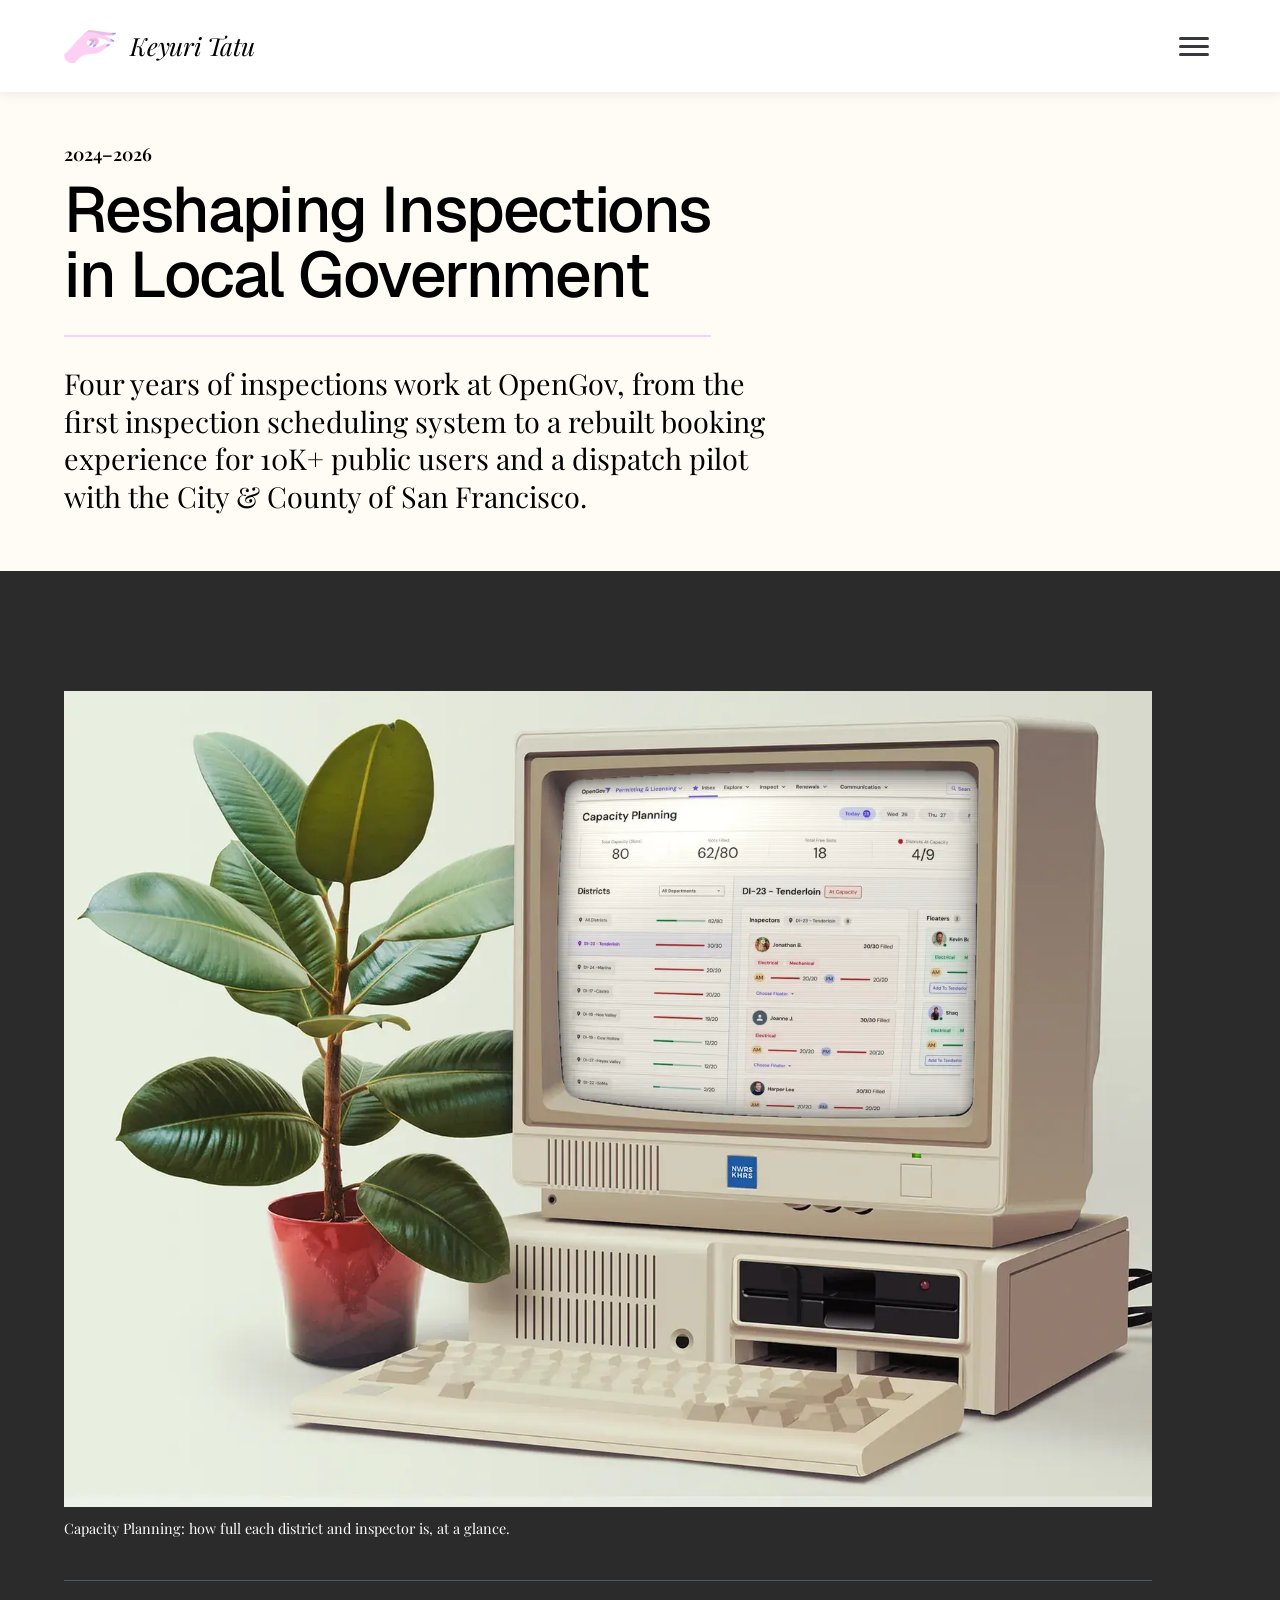
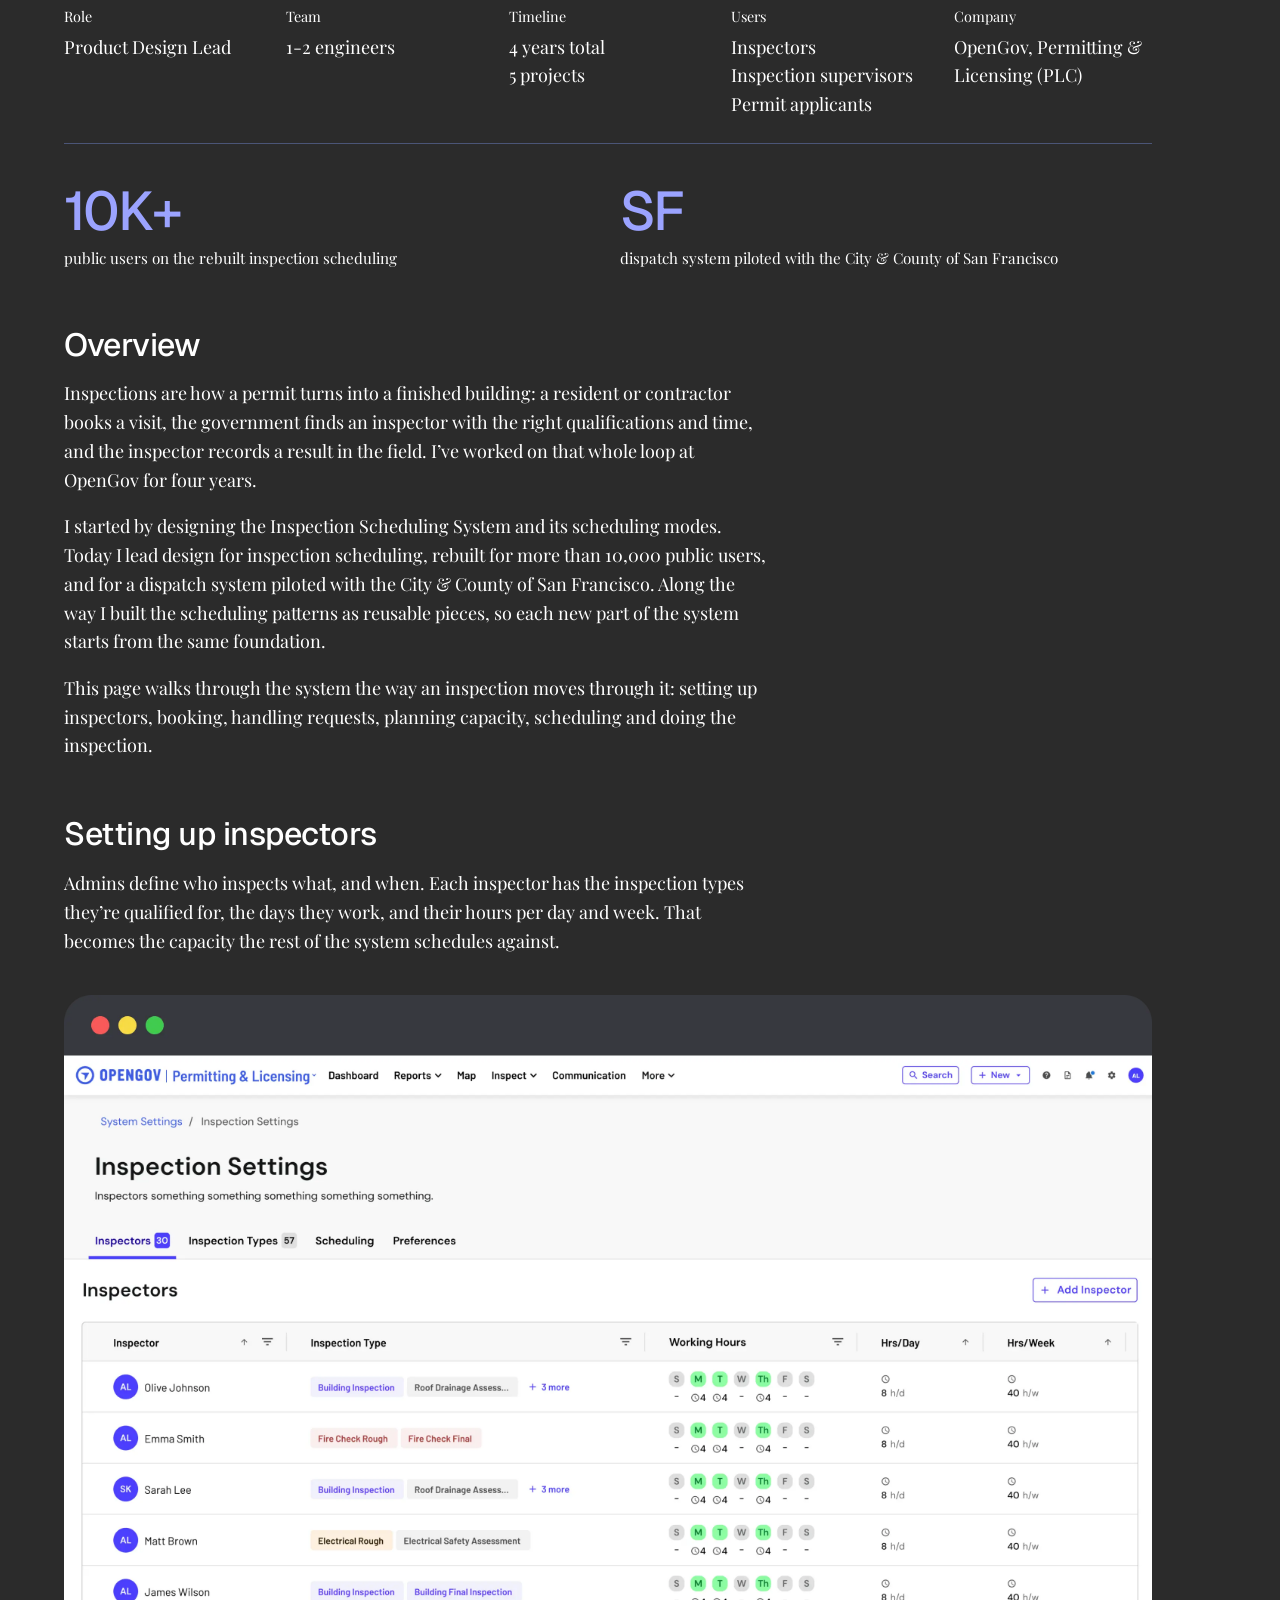
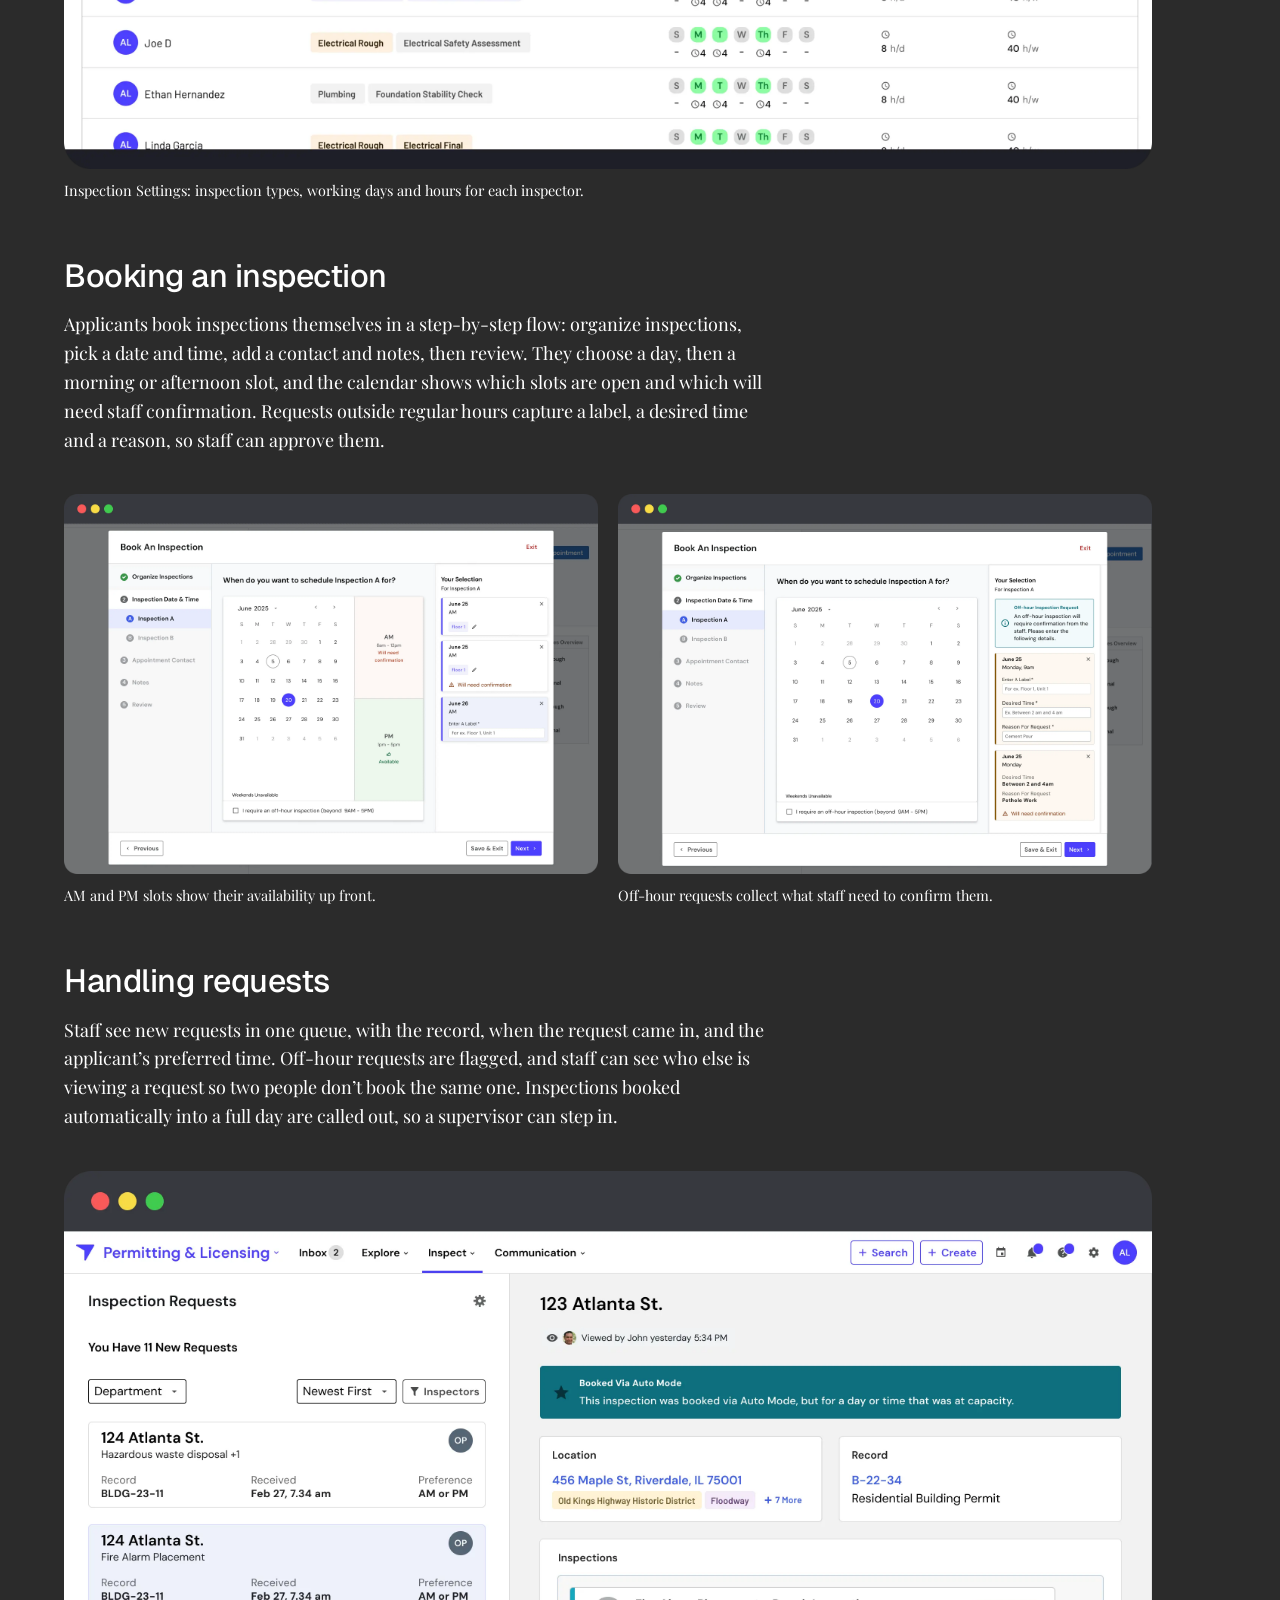
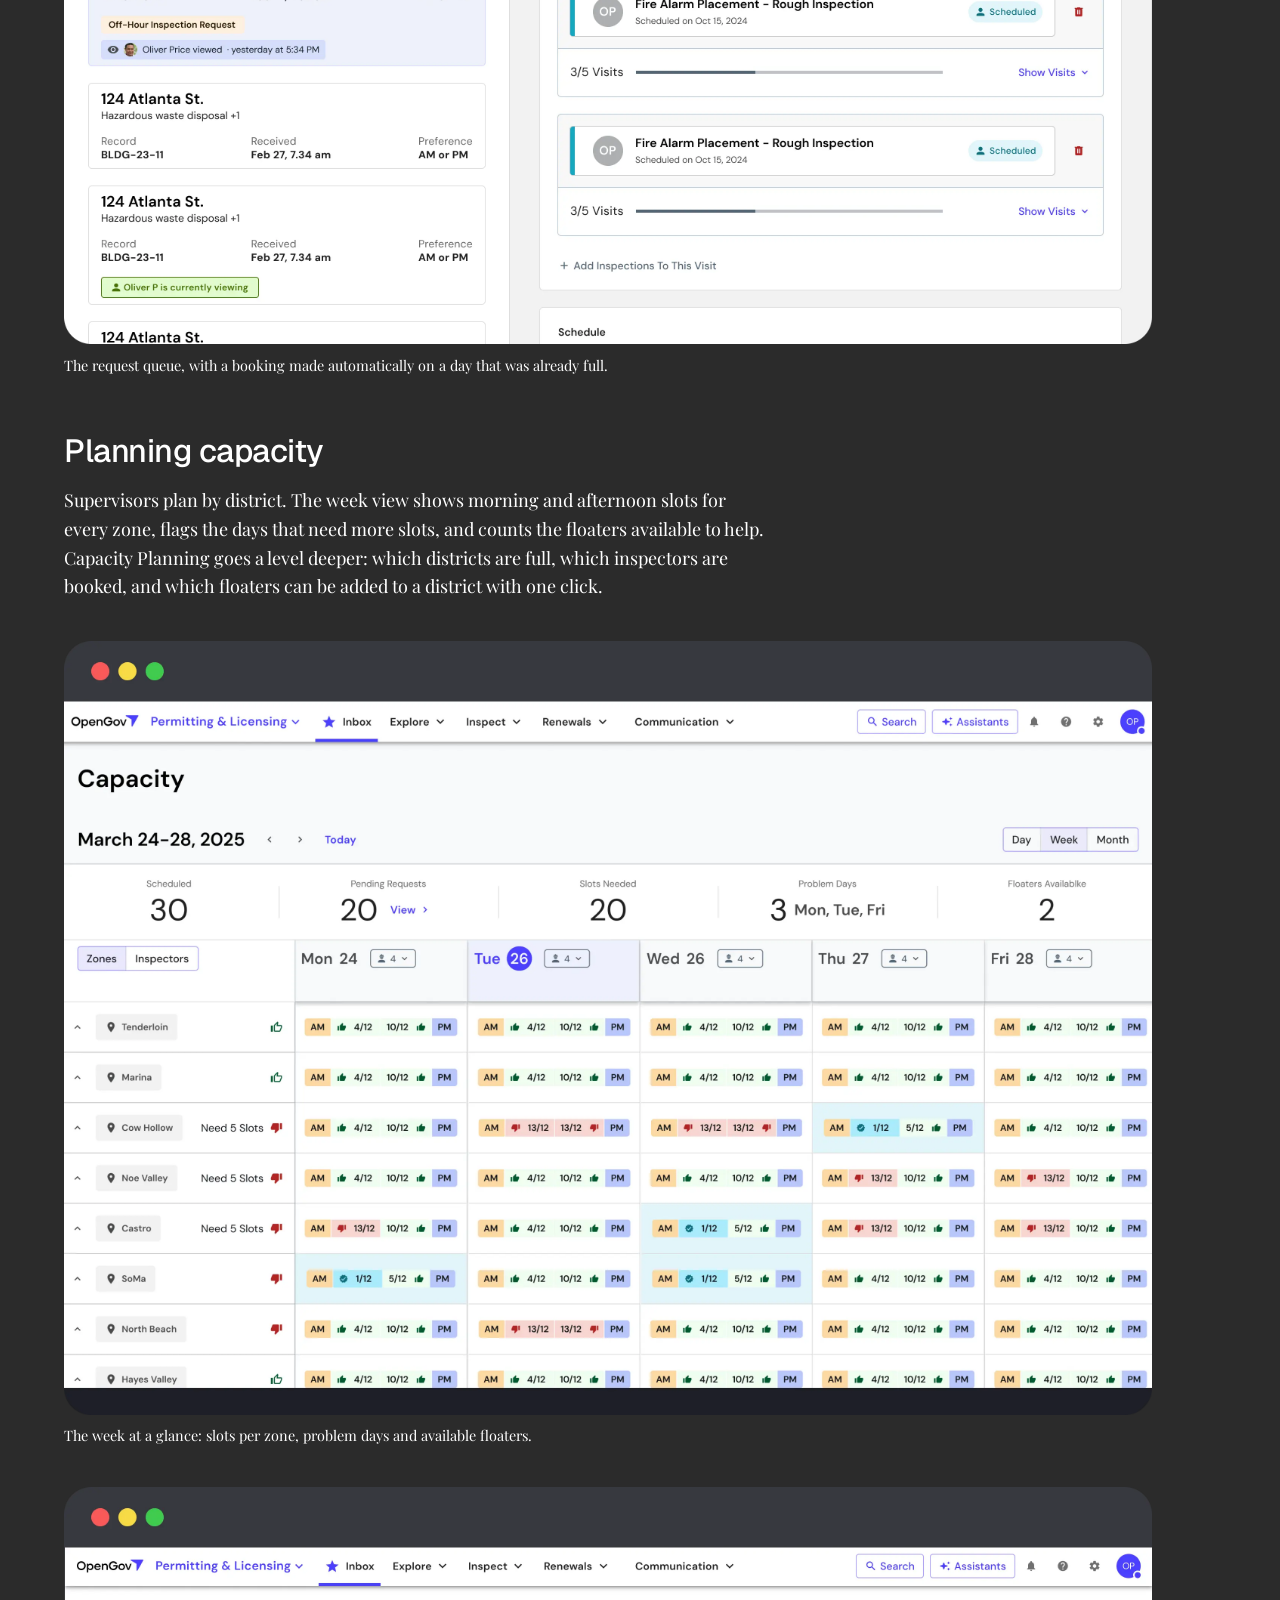
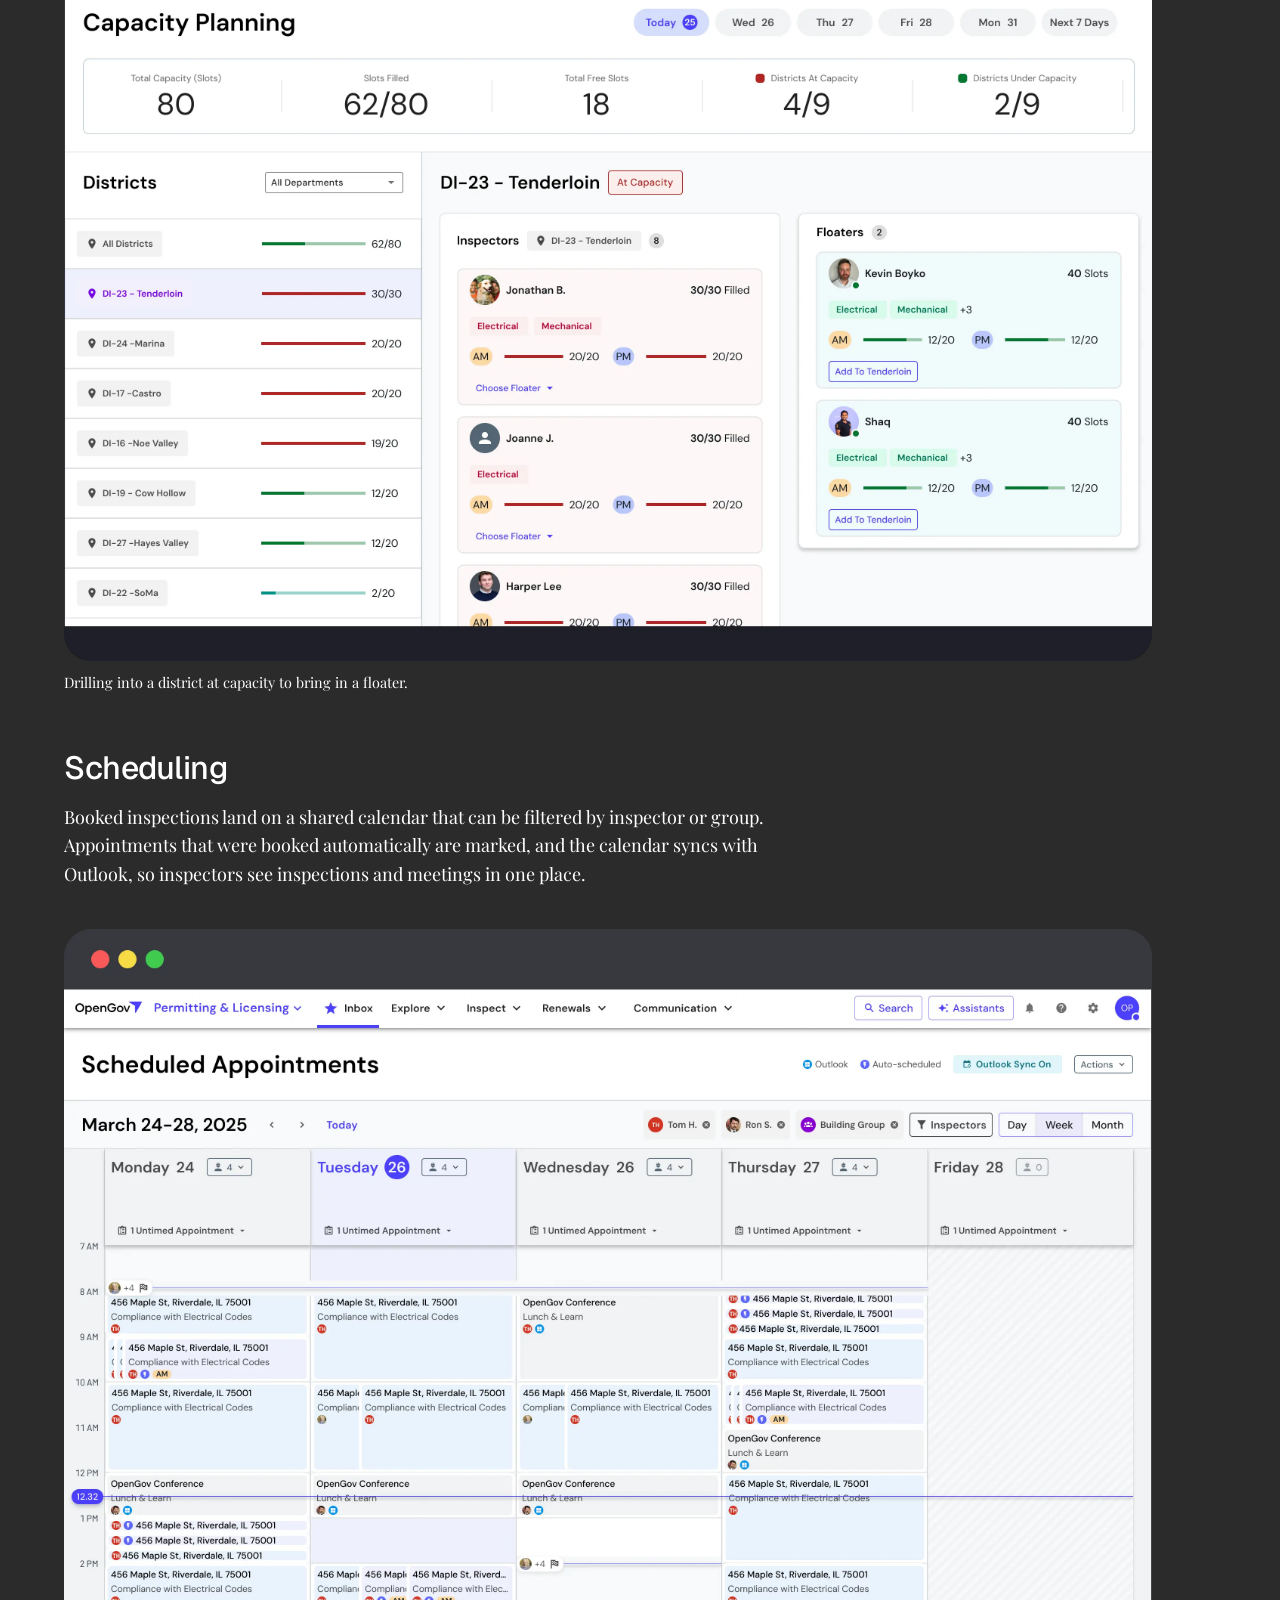
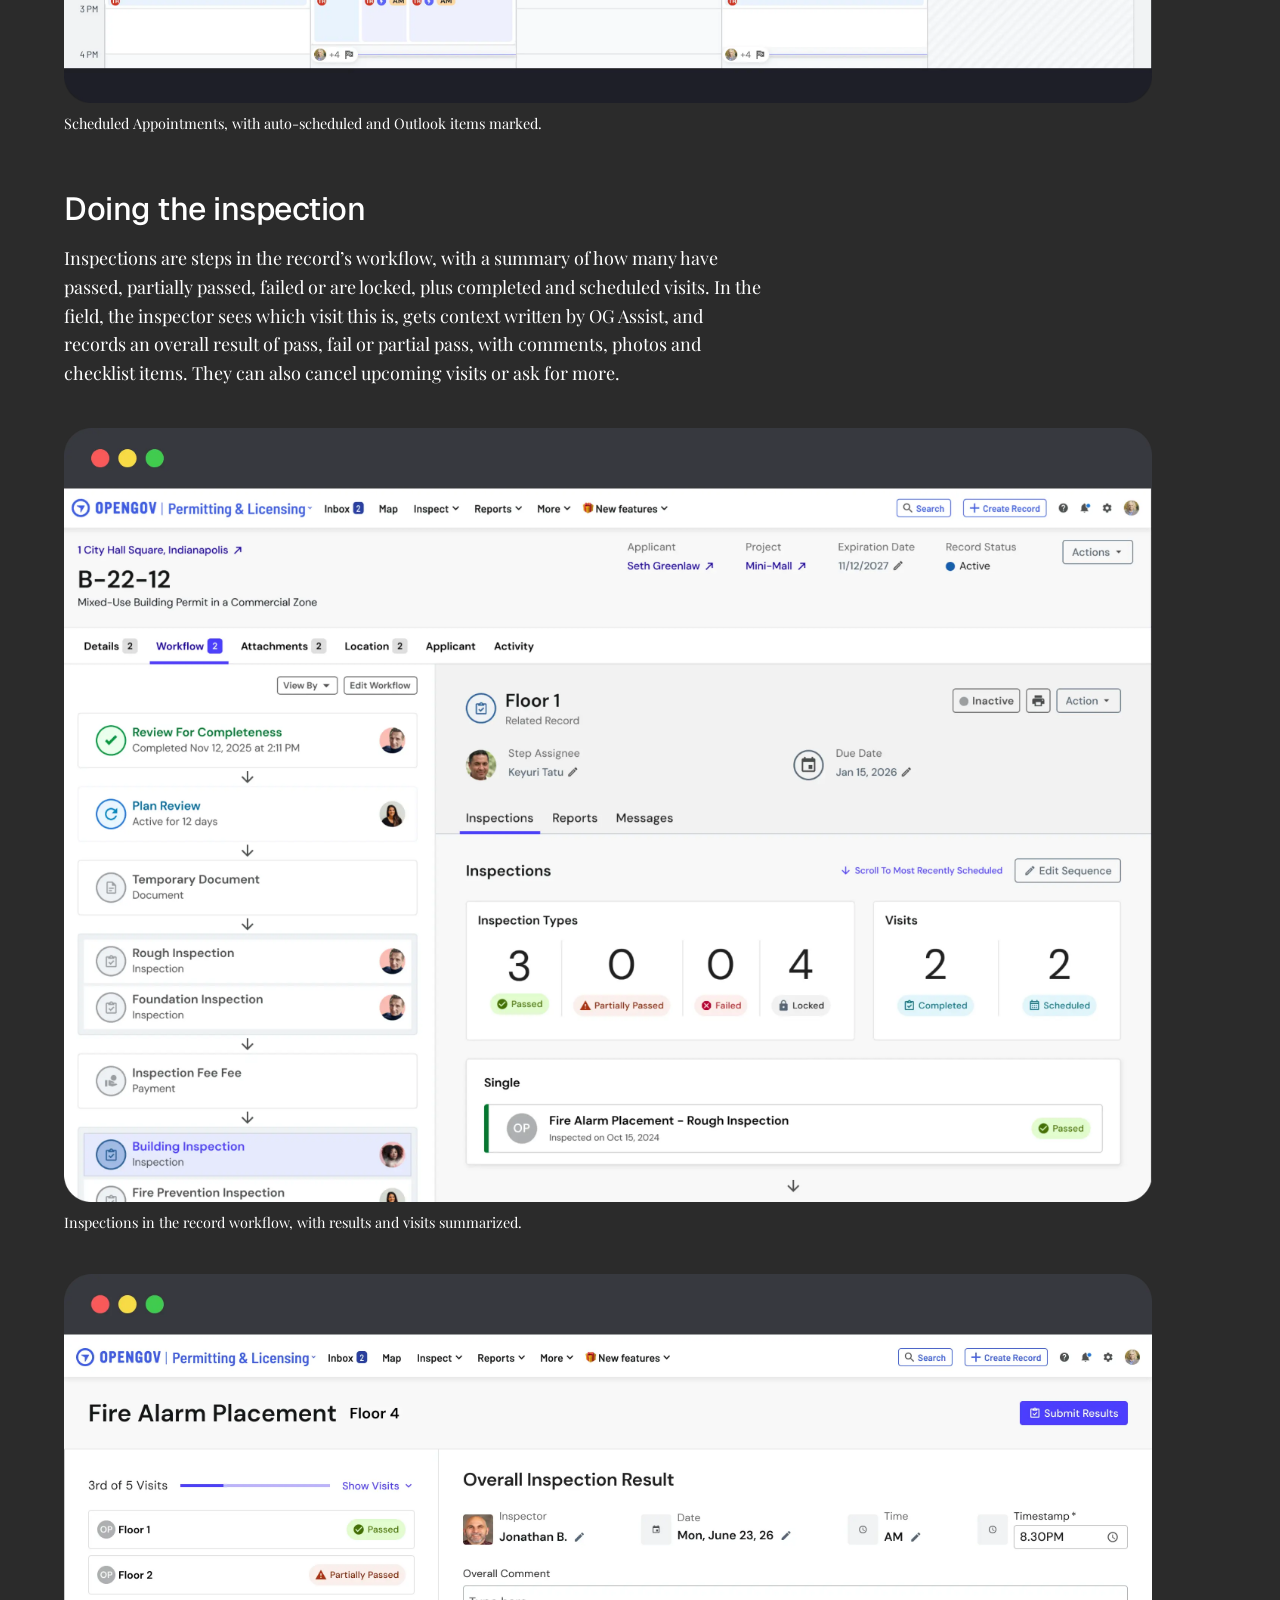
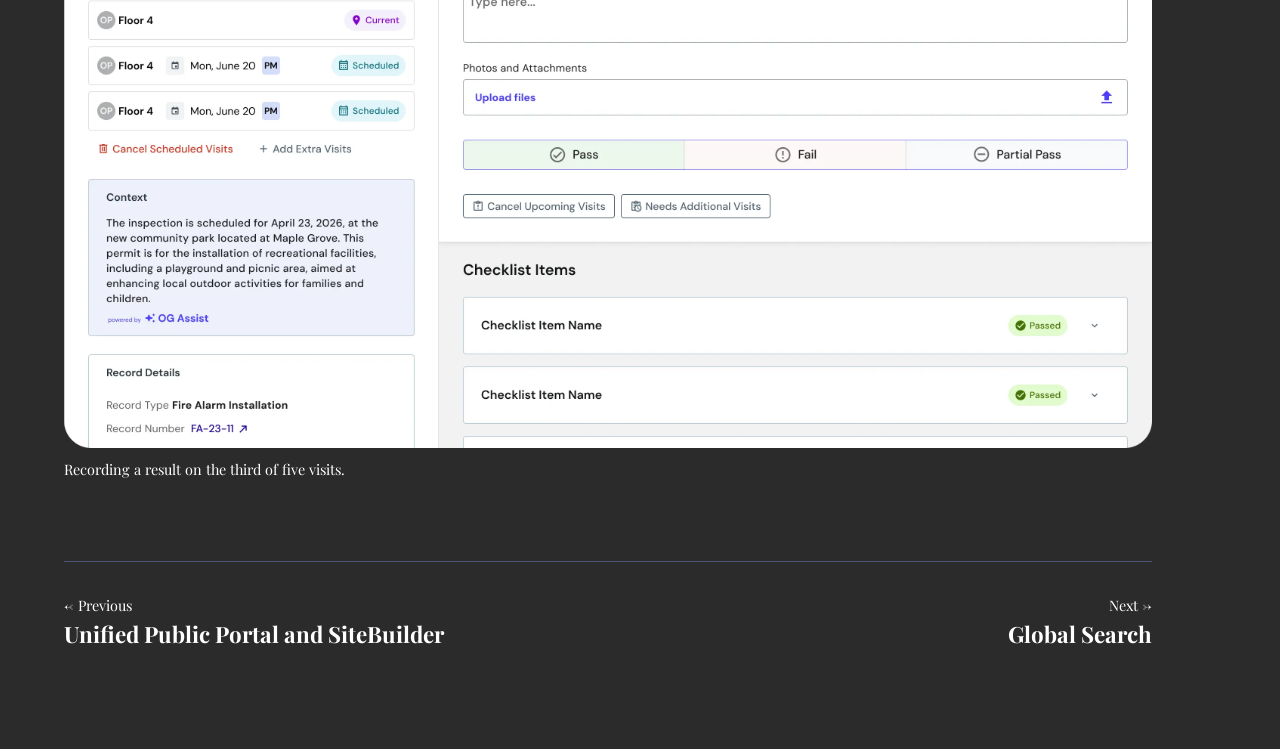
<file: inspections.html>
<!doctype html>
<html lang="en">
<head>
<meta charset="utf-8">
<meta name="viewport" content="width=device-width,initial-scale=1">
<title>Reshaping Inspections – Keyuri Tatu</title>
<meta name="description" content="Four years of inspections work at OpenGov, from the first inspection scheduling system to a rebuilt booking experience for 10K+ public users and a dispatch pilot with the City &amp;amp; County of San Francisco.">
<meta property="og:type" content="website">
<meta property="og:site_name" content="Keyuri Tatu">
<meta property="og:title" content="Reshaping Inspections – Keyuri Tatu">
<meta property="og:description" content="Four years of inspections work at OpenGov, from the first inspection scheduling system to a rebuilt booking experience for 10K+ public users and a dispatch pilot with the City &amp;amp; County of San Francisco.">
<meta property="og:url" content="https://keyuritatu.com/inspections">
<meta property="og:image" content="https://keyuritatu.com/media/social-card.png">
<meta property="og:image:width" content="1200">
<meta property="og:image:height" content="630">
<meta property="og:image:alt" content="Keyuri Tatu, Staff Product Designer, keyuritatu.com">
<meta name="twitter:card" content="summary_large_image">
<meta name="twitter:image" content="https://keyuritatu.com/media/social-card.png">
<link rel="icon" href="/media/logo-hand.png">
<link rel="preconnect" href="https://fonts.googleapis.com">
<link rel="preconnect" href="https://fonts.gstatic.com" crossorigin="">
<link href="https://fonts.googleapis.com/css2?family=Playfair+Display:ital,wght@0,400;0,500;0,600;0,700;1,400&amp;family=Geist:wght@400;500;600&amp;display=swap" rel="stylesheet">
<style>
body{margin:0;background:#2B2B2B}
a{color:inherit}
@font-face{font-family:"My Hand";src:url("/fonts/MyHand.woff2") format("woff2");font-weight:400;font-style:normal;font-display:swap}
a:focus-visible{outline:3px solid #9BA3FF;outline-offset:3px}
article p{margin:0 0 1.1rem}
article>p,article>h2,article>h3,article>ul,article>.lede,article>.todo{max-width:44rem}
article h2{margin:3.5rem 0 1rem;font-size:2rem;letter-spacing:-.015em;line-height:1.15;font-family:'Geist',system-ui,sans-serif;font-weight:500;font-style:normal}
article h3{margin:2.5rem 0 .6rem;font-size:1.5rem;line-height:1.2;letter-spacing:-.01em;font-family:'Geist',system-ui,sans-serif;font-weight:500;font-style:normal}
article>ul{padding-left:1.2rem;margin:0 0 1.5rem}article>ul li{margin-bottom:.5rem}
figure{margin:2.5rem 0}figure img{width:100%;height:auto;display:block;background:transparent}
figcaption{margin-top:.6rem;color:#FFFFFF;font-size:.9rem}
.grid{display:grid;gap:1.25rem;margin:2.5rem 0}.grid figure{margin:0}
.g2{grid-template-columns:repeat(2,minmax(0,1fr))}
.meta{display:grid;grid-template-columns:repeat(auto-fit,minmax(11rem,1fr));gap:1.5rem;margin:2.5rem 0;padding:1.5rem 0;border-top:1px solid #4B5577;border-bottom:1px solid #4B5577}
.meta dt{color:#FFFFFF;font-size:.9rem;margin-bottom:.3rem}.meta dd{margin:0}
.stats{display:grid;grid-template-columns:repeat(auto-fit,minmax(12rem,1fr));gap:1.5rem;margin:0 0 2.5rem}
.stats b{display:block;font-family:'Geist',system-ui,sans-serif;font-weight:500;font-size:clamp(2.2rem,5vw,3.4rem);line-height:1;letter-spacing:-.03em;color:#9BA3FF}
.stats span{display:block;margin-top:.5rem;color:#FFFFFF;font-size:.95rem}
.todo{border:2px dashed #4B5577;padding:1rem 1.25rem;color:#FFFFFF;margin:0 0 1.1rem}
@media(max-width:600px){.g2{grid-template-columns:1fr}}

.site-header{position:relative;z-index:20;display:flex;justify-content:space-between;align-items:center;padding:1.5rem clamp(1.25rem,5vw,4rem);font-family:'Playfair Display',Georgia,serif;font-size:18px;font-weight:300;color:#FFFFFF}
@font-face{font-family:"My Hand";src:url("/fonts/MyHand.woff2") format("woff2");font-weight:400;font-style:normal;font-display:swap}
.site-header .name{display:flex;align-items:center;gap:14px;text-decoration:none;font-family:'Playfair Display',Georgia,serif;font-weight:400;font-style:italic;font-size:25px;line-height:1.1;letter-spacing:-.01em;color:#FFFFFF}
.site-header .name img{width:52px;height:33px;display:block}
.menu-btn{display:block;background:transparent;border:0;padding:11px 6px;border-radius:12px;cursor:pointer;line-height:0;min-width:44px;min-height:44px}
.menu-btn .trig{position:relative;display:block;width:32px;height:22px}
.menu-btn .trig i{position:absolute;left:1px;width:30px;height:3px;border-radius:2px;background:#FFFFFF}
.site-header.light .menu-btn .trig i{background:#37383F}
.menu-btn .trig img{position:absolute;left:15.6px;top:5px;width:65px;height:41px;display:block}
.site-menu{position:absolute;top:96px;right:clamp(1.25rem,5vw,4rem);width:280px;display:flex;flex-direction:column;padding:0;background:#2B2B2B;border:1px solid #4B5577;border-radius:0;box-shadow:0 12px 32px rgba(0,0,0,.10)}
.site-menu[hidden]{display:none}
.site-menu a{display:flex;align-items:center;gap:12px;padding:16px 24px;border-bottom:1px solid #4B5577;text-decoration:none;font-family:'Geist',system-ui,sans-serif;font-style:normal;font-weight:500;font-size:24px;line-height:1.2;letter-spacing:-.015em;color:#FFFFFF;transition:background-color .2s}
.site-menu a:last-child{border-bottom:0}
.site-menu a::before{content:"";flex:none;width:8px;height:8px;border-radius:50%;background:transparent}
.site-menu a[aria-current="page"]::before{background:#F7A8E4}
.site-menu a:hover{background:#FDCFF3;color:#000000}
.site-header.light{color:#000000;background:#FFFFFF;box-shadow:0 2px 12px rgba(0,0,0,.08)}
.site-header.light .name{color:#000000}
.site-header.light .site-menu{background:#FFFCF5;border-color:#D6DEF2}
.site-header.light .site-menu a{color:#000000;border-color:#D6DEF2}
.site-header.light .site-menu a:hover{background:#FDCFF3}
body{overflow-wrap:break-word}
main{overflow-x:clip}
@media(max-width:600px){.lede{font-size:1.45rem!important}.title-wrap{display:block!important}.title-wrap h1{max-width:100%!important}main>div:first-child>div p,main>div:first-child>div h1{width:100%!important;max-width:100%!important}.mind-item{padding-left:1.25rem!important;padding-right:1.25rem!important}}
@media(max-width:760px){main,main [style*="min-height"]{min-height:0!important}#work{margin-top:1.5rem!important}main>div:first-child p:empty,main>div:first-child p:has(>br:only-child){display:none}main h1:not(.sr-only){max-width:100%!important;width:auto!important}.card h3{font-size:clamp(1.5rem,6.5vw,2.25rem)!important}main>div:first-child h1:not(.sr-only){font-size:clamp(2rem,8.5vw,3.25rem)!important}.card>div{padding:24px 20px!important}.result{max-width:100%!important;width:auto!important}.facts{padding-left:1.25rem!important;padding-right:1.25rem!important}.meta{grid-template-columns:repeat(2,minmax(0,1fr))!important}.site-header .name span{font-size:21px}.site-header .name img{width:42px;height:27px}}
img,video,iframe{max-width:100%}
main>div:first-child h1:not(.sr-only){font-size:clamp(2rem,4.4vw,60px)!important}
.card h3{font-size:clamp(1.5rem,2.6vw,36px)!important}
@media(max-width:1024px){main,main>div:first-child,main>div:first-child [style*="min-height"]{min-height:0!important}#work{margin-top:2rem!important}main>div:first-child h1:not(.sr-only){max-width:100%!important;width:auto!important}main>div:first-child p:has(>br:only-child){display:none}main>div:first-child h1:not(.sr-only){margin-top:2.5rem!important}}
.video{position:relative;aspect-ratio:16/9;background:#1F1F1F}.video iframe{position:absolute;inset:0;width:100%;height:100%;border:0}
</style>
</head>
<body>
<div style="min-height: 100vh; background: #2B2B2B; color: #FFFFFF; font-family: 'Playfair Display', Georgia, serif; font-size: 18px; line-height: 1.6; font-weight: 300">
<div class="hero" style="background: #FFFCF5; color: #000000">
<header class="site-header light"><a class="name" href="/" aria-label="Keyuri Tatu, home"><img src="/media/menu-hand.png" alt=""><span>Keyuri Tatu</span></a><button type="button" class="menu-btn" aria-label="Open menu" aria-expanded="false" aria-controls="site-menu"><span class="trig"><i style="top:2px"></i><i style="top:10px"></i><i style="top:18px"></i></span></button><nav id="site-menu" class="site-menu" aria-label="Site" hidden><a href="/" aria-current="page">Case Studies</a><a href="/about">About Me</a><a href="/resume">Resume</a><a href="/other-things">Other Things</a></nav></header>
<div style="padding: 3rem clamp(1.25rem, 5vw, 4rem) 3.5rem">
<div style="max-width: 68rem">
<span style="color: #000000; font-weight: 600">2024–2026</span>
<div class="title-wrap" style="display: table">
<h1 style="font-size: clamp(2.2rem, 5vw, 4.25rem); line-height: 1.02; letter-spacing: -0.025em; font-family: 'Geist', system-ui, sans-serif; font-weight: 500; max-width: 22ch; margin: 0.5rem 0 0; font-style: normal">Reshaping Inspections <br>in Local Government</h1>
<div aria-hidden="true" style="height: 2px; background: #FDCFF3; margin: 1.75rem 0"></div>
</div>
<p class="lede" style="margin: 0; max-width: 44rem; color: #000000; font-family: 'Playfair Display', Georgia, serif; font-size: 1.8rem; line-height: 1.3">Four years of inspections work at OpenGov, from the first inspection scheduling system to a rebuilt booking experience for 10K+ public users and a dispatch pilot with the City &amp; County of San Francisco.</p>
</div>
</div>
</div>
<main style="padding: 0 clamp(1.25rem, 5vw, 4rem) 6rem; margin-top: 120px">
<article style="max-width: 68rem; margin-top: 0.5rem">

<figure><img src="/media/insp-hero-full.webp" alt="The Capacity Planning screen on a retro desktop computer, beside a potted plant"><figcaption>Capacity Planning: how full each district and inspector is, at a glance.</figcaption></figure>

<dl class="meta">
<div><dt>Role</dt><dd>Product Design Lead</dd></div>
<div><dt>Team</dt><dd>1-2 engineers</dd></div>
<div><dt>Timeline</dt><dd>4 years total<br>5 projects</dd></div>
<div><dt>Users</dt><dd>Inspectors<br>Inspection supervisors<br>Permit applicants</dd></div>
<div><dt>Company</dt><dd>OpenGov, Permitting &amp; Licensing (PLC)</dd></div>
</dl>

<div class="stats">
<div><b>10K+</b><span>public users on the rebuilt inspection scheduling</span></div>
<div><b>SF</b><span>dispatch system piloted with the City &amp; County of San Francisco</span></div>
</div>

<h2>Overview</h2>
<p>Inspections are how a permit turns into a finished building: a resident or contractor books a visit, the government finds an inspector with the right qualifications and time, and the inspector records a result in the field. I’ve worked on that whole loop at OpenGov for four years.</p>
<p>I started by designing the Inspection Scheduling System and its scheduling modes. Today I lead design for inspection scheduling, rebuilt for more than 10,000 public users, and for a dispatch system piloted with the City &amp; County of San Francisco. Along the way I built the scheduling patterns as reusable pieces, so each new part of the system starts from the same foundation.</p>
<p>This page walks through the system the way an inspection moves through it: setting up inspectors, booking, handling requests, planning capacity, scheduling and doing the inspection.</p>

<h2>Setting up inspectors</h2>
<p>Admins define who inspects what, and when. Each inspector has the inspection types they’re qualified for, the days they work, and their hours per day and week. That becomes the capacity the rest of the system schedules against.</p>
<figure><img src="/media/insp-4.webp" alt="Inspection Settings: a table of inspectors with their inspection types, working days and hours per day and week"><figcaption>Inspection Settings: inspection types, working days and hours for each inspector.</figcaption></figure>

<h2>Booking an inspection</h2>
<p>Applicants book inspections themselves in a step-by-step flow: organize inspections, pick a date and time, add a contact and notes, then review. They choose a day, then a morning or afternoon slot, and the calendar shows which slots are open and which will need staff confirmation. Requests outside regular hours capture a label, a desired time and a reason, so staff can approve them.</p>
<div class="grid g2">
<figure><img src="/media/insp-7.webp" alt="Book An Inspection: choosing a date, with AM marked as needing confirmation and PM marked available"><figcaption>AM and PM slots show their availability up front.</figcaption></figure>
<figure><img src="/media/insp-6.webp" alt="Book An Inspection: an off-hour inspection request with a label, desired time and reason"><figcaption>Off-hour requests collect what staff need to confirm them.</figcaption></figure>
</div>

<h2>Handling requests</h2>
<p>Staff see new requests in one queue, with the record, when the request came in, and the applicant’s preferred time. Off-hour requests are flagged, and staff can see who else is viewing a request so two people don’t book the same one. Inspections booked automatically into a full day are called out, so a supervisor can step in.</p>
<figure><img src="/media/insp-9.webp" alt="Inspection Requests: a queue of new requests beside the details of one request, with a banner noting it was booked via Auto Mode on a day at capacity"><figcaption>The request queue, with a booking made automatically on a day that was already full.</figcaption></figure>

<h2>Planning capacity</h2>
<p>Supervisors plan by district. The week view shows morning and afternoon slots for every zone, flags the days that need more slots, and counts the floaters available to help. Capacity Planning goes a level deeper: which districts are full, which inspectors are booked, and which floaters can be added to a district with one click.</p>
<figure><img src="/media/insp-1.webp" alt="Capacity week view: AM and PM slots for each zone across a week, with problem days and zones needing slots flagged"><figcaption>The week at a glance: slots per zone, problem days and available floaters.</figcaption></figure>
<figure><img src="/media/insp-2.webp" alt="Capacity Planning: districts with slots filled, the inspectors in a district at capacity, and floaters that can be added"><figcaption>Drilling into a district at capacity to bring in a floater.</figcaption></figure>

<h2>Scheduling</h2>
<p>Booked inspections land on a shared calendar that can be filtered by inspector or group. Appointments that were booked automatically are marked, and the calendar syncs with Outlook, so inspectors see inspections and meetings in one place.</p>
<figure><img src="/media/insp-5.webp" alt="Scheduled Appointments: a week calendar of inspections and meetings with Outlook sync on"><figcaption>Scheduled Appointments, with auto-scheduled and Outlook items marked.</figcaption></figure>

<h2>Doing the inspection</h2>
<p>Inspections are steps in the record’s workflow, with a summary of how many have passed, partially passed, failed or are locked, plus completed and scheduled visits. In the field, the inspector sees which visit this is, gets context written by OG Assist, and records an overall result of pass, fail or partial pass, with comments, photos and checklist items. They can also cancel upcoming visits or ask for more.</p>
<figure><img src="/media/insp-3.webp" alt="A building permit's workflow with inspection steps, and a summary of inspection results and visits for a related record"><figcaption>Inspections in the record workflow, with results and visits summarized.</figcaption></figure>
<figure><img src="/media/insp-8.webp" alt="Overall Inspection Result: the third of five visits, AI-written context, and pass, fail or partial pass with comments, photos and checklist items"><figcaption>Recording a result on the third of five visits.</figcaption></figure>

<nav aria-label="More case studies" style="display: flex; justify-content: space-between; gap: 1.5rem; flex-wrap: wrap; margin-top: 5rem; padding-top: 2rem; border-top: 1px solid #4B5577">
<a href="/public-portal" style="text-decoration: none; flex: 1 1 16rem"><span style="display: block; color: #FFFFFF; font-size: 0.9rem">← Previous</span><span style="font-size: 1.4rem; font-weight: 700">Unified Public Portal and SiteBuilder</span></a>
<a href="/global-search" style="text-decoration: none; flex: 1 1 16rem; text-align: right"><span style="display: block; color: #FFFFFF; font-size: 0.9rem">Next →</span><span style="font-size: 1.4rem; font-weight: 700">Global Search</span></a>
</nav>

</article>
</main>
</div>
<script>
(function(){var b=document.querySelector('.menu-btn'),m=document.getElementById('site-menu');
function set(o){m.hidden=!o;b.setAttribute('aria-expanded',o);b.setAttribute('aria-label',o?'Close menu':'Open menu')}
b.addEventListener('click',function(e){e.stopPropagation();set(m.hidden)});
document.addEventListener('click',function(e){if(!m.hidden&&!m.contains(e.target))set(false)});
document.addEventListener('keydown',function(e){if(e.key==='Escape'&&!m.hidden){set(false);b.focus()}});})();
</script>
</body>
</html>
</file>
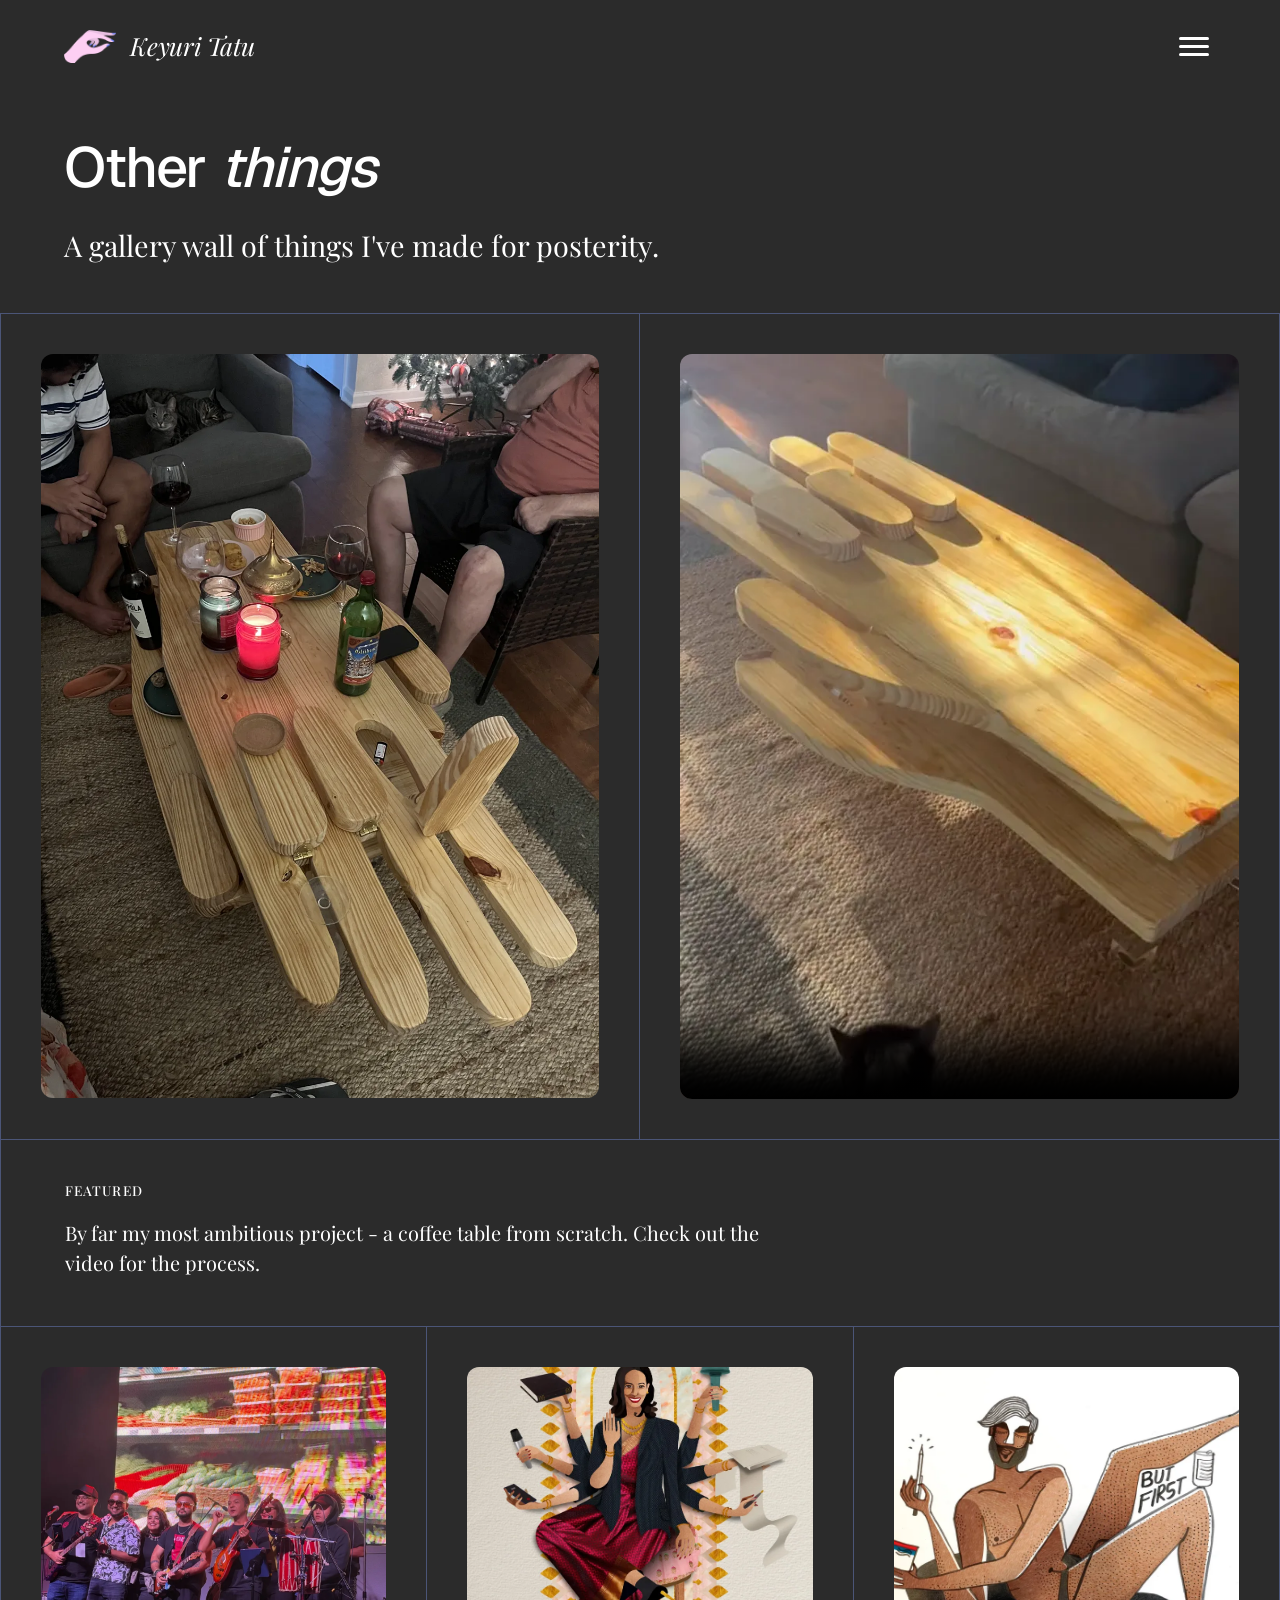
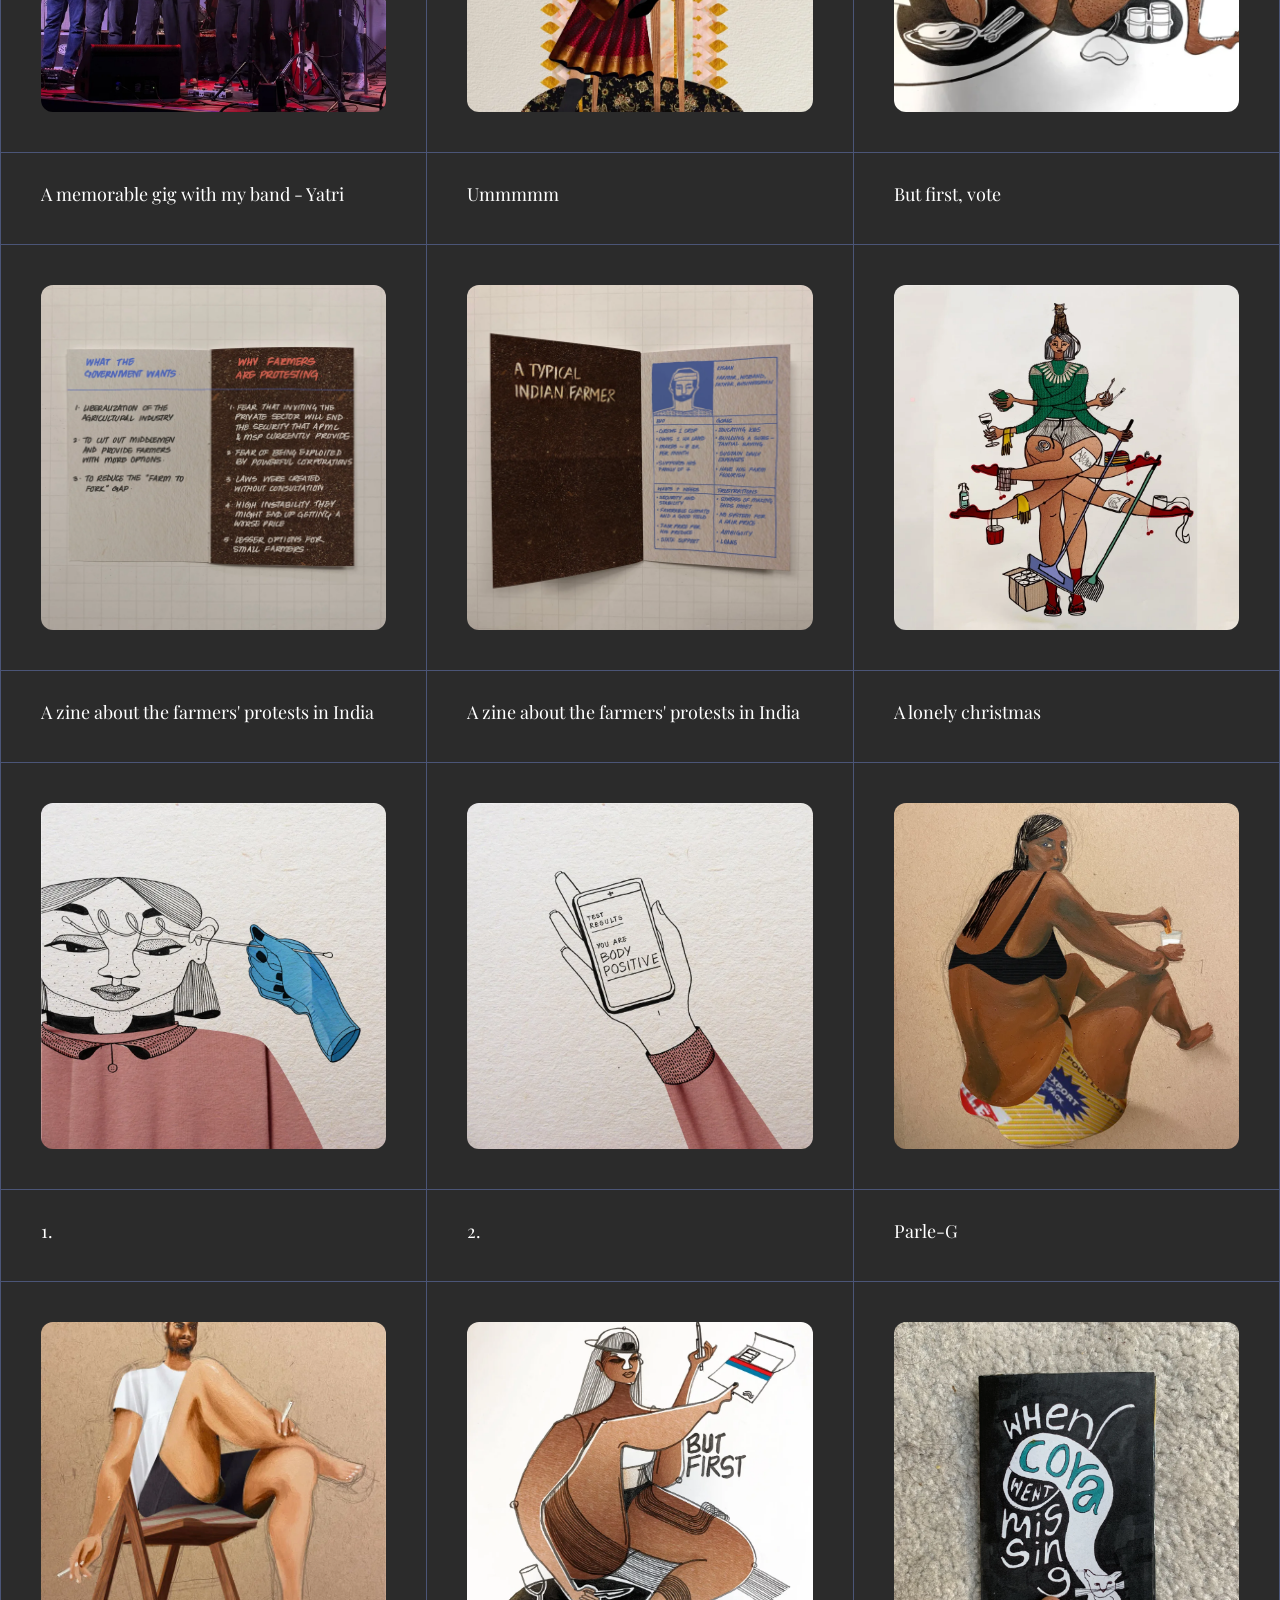
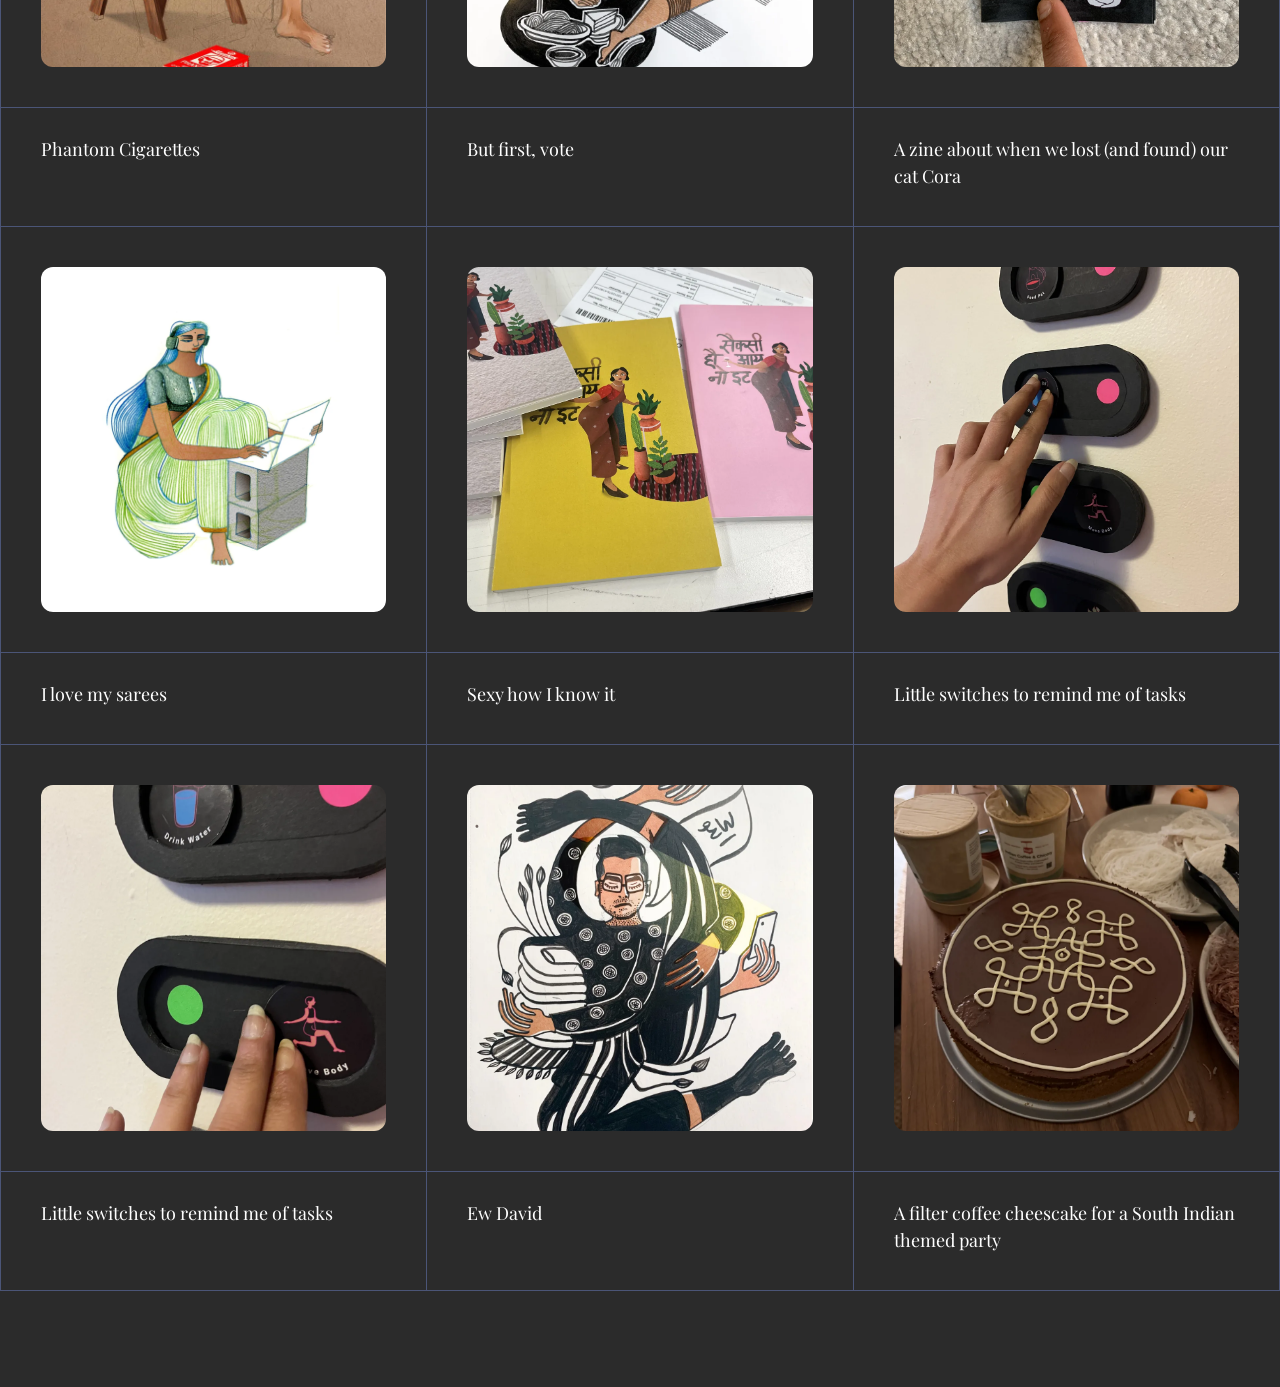
<file: other-things.html>
<!doctype html>
<html lang="en">
<head>
<meta charset="utf-8">
<meta name="viewport" content="width=device-width,initial-scale=1">
<title>Other Things – Keyuri Tatu</title>
<meta name="description" content="Keyuri Tatu, product designer. Case studies in UX strategy, research and system design.">
<meta property="og:type" content="website">
<meta property="og:site_name" content="Keyuri Tatu">
<meta property="og:title" content="Other Things – Keyuri Tatu">
<meta property="og:description" content="Keyuri Tatu, product designer. Case studies in UX strategy, research and system design.">
<meta property="og:url" content="https://keyuritatu.com/other-things">
<meta property="og:image" content="https://keyuritatu.com/media/social-card.png">
<meta property="og:image:width" content="1200">
<meta property="og:image:height" content="630">
<meta property="og:image:alt" content="Keyuri Tatu, Staff Product Designer, keyuritatu.com">
<meta name="twitter:card" content="summary_large_image">
<meta name="twitter:image" content="https://keyuritatu.com/media/social-card.png">
<link rel="icon" href="/media/logo-hand.png">
<link rel="preconnect" href="https://fonts.googleapis.com">
<link rel="preconnect" href="https://fonts.gstatic.com" crossorigin="">
<link href="https://fonts.googleapis.com/css2?family=Playfair+Display:ital,wght@0,400;0,500;0,600;0,700;1,400&amp;family=Geist:wght@400;500;600&amp;display=swap" rel="stylesheet">
<style>
body{margin:0;background:#2B2B2B}
a{color:inherit}
@font-face{font-family:"My Hand";src:url("/fonts/MyHand.woff2") format("woff2");font-weight:400;font-style:normal;font-display:swap}
a:focus-visible,button:focus-visible{outline:3px solid #9BA3FF;outline-offset:3px}
.tiles{display:grid;grid-template-columns:repeat(3,minmax(0,1fr));border-top:1px solid #4B5577;border-left:1px solid #4B5577}
.tile{display:flex;flex-direction:column;border-right:1px solid #4B5577;border-bottom:1px solid #4B5577}
.tile .pic{padding:40px;border-bottom:1px solid #4B5577}
.tile .pic img{width:100%;aspect-ratio:1/1;object-fit:cover;display:block;border-radius:12px}
.tile .txt{flex:1;padding:28px 40px 36px;display:flex;flex-direction:column;gap:.4rem}
.tile p{margin:0;font-family:'Playfair Display',Georgia,serif;font-weight:300;font-size:18px;line-height:1.5;color:#FFFFFF}
.tile.feature{grid-column:1/-1;display:grid;grid-template-columns:minmax(0,1fr) minmax(0,1fr)}
.tile.feature .pic{border-bottom:1px solid #4B5577}
.tile.feature .pic:first-child{border-right:1px solid #4B5577}
.tile.feature .pic img,.tile.feature .pic video{width:100%;aspect-ratio:3/4;object-fit:cover;display:block;border-radius:12px;background:#1F1F1F}
.tile.feature .txt{grid-column:1/-1;padding:40px clamp(2rem,5vw,5rem) 48px;gap:1rem}
.tile.feature p{font-size:20px;max-width:60ch}
.kicker{font-size:.85rem;letter-spacing:.08em;text-transform:uppercase;color:#FFFFFF;font-weight:500}
@media(max-width:1000px){.tiles{grid-template-columns:repeat(2,minmax(0,1fr))}}
@media(max-width:600px){.tiles{grid-template-columns:minmax(0,1fr)}.tile.feature{grid-template-columns:minmax(0,1fr)}.tile.feature .pic:first-child{border-right:0}.tile .pic{padding:24px}.tile .txt{padding:24px}}

.site-header{position:relative;z-index:20;display:flex;justify-content:space-between;align-items:center;padding:1.5rem clamp(1.25rem,5vw,4rem);font-family:'Playfair Display',Georgia,serif;font-size:18px;font-weight:300;color:#FFFFFF}
@font-face{font-family:"My Hand";src:url("/fonts/MyHand.woff2") format("woff2");font-weight:400;font-style:normal;font-display:swap}
.site-header .name{display:flex;align-items:center;gap:14px;text-decoration:none;font-family:'Playfair Display',Georgia,serif;font-weight:400;font-style:italic;font-size:25px;line-height:1.1;letter-spacing:-.01em;color:#FFFFFF}
.site-header .name img{width:52px;height:33px;display:block}
.menu-btn{display:block;background:transparent;border:0;padding:11px 6px;border-radius:12px;cursor:pointer;line-height:0;min-width:44px;min-height:44px}
.menu-btn .trig{position:relative;display:block;width:32px;height:22px}
.menu-btn .trig i{position:absolute;left:1px;width:30px;height:3px;border-radius:2px;background:#FFFFFF}
.site-header.light .menu-btn .trig i{background:#37383F}
.menu-btn .trig img{position:absolute;left:15.6px;top:5px;width:65px;height:41px;display:block}
.site-menu{position:absolute;top:96px;right:clamp(1.25rem,5vw,4rem);width:280px;display:flex;flex-direction:column;padding:0;background:#2B2B2B;border:1px solid #4B5577;border-radius:0;box-shadow:0 12px 32px rgba(0,0,0,.10)}
.site-menu[hidden]{display:none}
.site-menu a{display:flex;align-items:center;gap:12px;padding:16px 24px;border-bottom:1px solid #4B5577;text-decoration:none;font-family:'Geist',system-ui,sans-serif;font-style:normal;font-weight:500;font-size:24px;line-height:1.2;letter-spacing:-.015em;color:#FFFFFF;transition:background-color .2s}
.site-menu a:last-child{border-bottom:0}
.site-menu a::before{content:"";flex:none;width:8px;height:8px;border-radius:50%;background:transparent}
.site-menu a[aria-current="page"]::before{background:#F7A8E4}
.site-menu a:hover{background:#FDCFF3;color:#000000}
.site-header.light{color:#000000;background:#FFFFFF;box-shadow:0 2px 12px rgba(0,0,0,.08)}
.site-header.light .name{color:#000000}
.site-header.light .site-menu{background:#FFFCF5;border-color:#D6DEF2}
.site-header.light .site-menu a{color:#000000;border-color:#D6DEF2}
.site-header.light .site-menu a:hover{background:#FDCFF3}
body{overflow-wrap:break-word}
main{overflow-x:clip}
@media(max-width:600px){.lede{font-size:1.45rem!important}.title-wrap{display:block!important}.title-wrap h1{max-width:100%!important}main>div:first-child>div p,main>div:first-child>div h1{width:100%!important;max-width:100%!important}.mind-item{padding-left:1.25rem!important;padding-right:1.25rem!important}}
@media(max-width:760px){main,main [style*="min-height"]{min-height:0!important}#work{margin-top:1.5rem!important}main>div:first-child p:empty,main>div:first-child p:has(>br:only-child){display:none}main h1:not(.sr-only){max-width:100%!important;width:auto!important}.card h3{font-size:clamp(1.5rem,6.5vw,2.25rem)!important}main>div:first-child h1:not(.sr-only){font-size:clamp(2rem,8.5vw,3.25rem)!important}.card>div{padding:24px 20px!important}.result{max-width:100%!important;width:auto!important}.facts{padding-left:1.25rem!important;padding-right:1.25rem!important}.meta{grid-template-columns:repeat(2,minmax(0,1fr))!important}.site-header .name span{font-size:21px}.site-header .name img{width:42px;height:27px}}
img,video,iframe{max-width:100%}
main>div:first-child h1:not(.sr-only){font-size:clamp(2rem,4.4vw,60px)!important}
.card h3{font-size:clamp(1.5rem,2.6vw,36px)!important}
@media(max-width:1024px){main,main>div:first-child,main>div:first-child [style*="min-height"]{min-height:0!important}#work{margin-top:2rem!important}main>div:first-child h1:not(.sr-only){max-width:100%!important;width:auto!important}main>div:first-child p:has(>br:only-child){display:none}main>div:first-child h1:not(.sr-only){margin-top:2.5rem!important}}
.video{position:relative;aspect-ratio:16/9;background:#1F1F1F}.video iframe{position:absolute;inset:0;width:100%;height:100%;border:0}
</style>
</head>
<body>
<div style="min-height: 100vh; background: #2B2B2B; color: #FFFFFF; font-family: 'Playfair Display', Georgia, serif; font-size: 18px; line-height: 1.6; font-weight: 300">
<header class="site-header"><a class="name" href="/" aria-label="Keyuri Tatu, home"><img src="/media/menu-hand.png" alt=""><span>Keyuri Tatu</span></a><button type="button" class="menu-btn" aria-label="Open menu" aria-expanded="false" aria-controls="site-menu"><span class="trig"><i style="top:2px"></i><i style="top:10px"></i><i style="top:18px"></i></span></button><nav id="site-menu" class="site-menu" aria-label="Site" hidden><a href="/">Case Studies</a><a href="/about">About Me</a><a href="/resume">Resume</a><a href="/other-things" aria-current="page">Other Things</a></nav></header>
<main style="padding: 0 0 6rem">
<div style="padding: 0 clamp(1.25rem, 5vw, 4rem); max-width: 68rem; margin-top: 3rem">
<h1 style="font-size: clamp(2.6rem, 8vw, 6.5rem); line-height: 0.98; letter-spacing: -0.025em; font-family: 'Geist', system-ui, sans-serif; font-weight: 500; margin: 0 0 2rem; font-style: normal">Other <em style="font-style: italic">things</em></h1>
<p style="max-width: 44rem; color: #FFFFFF; font-family: 'Playfair Display', Georgia, serif; font-size: 1.8rem; line-height: 1.3; margin: 0 0 3rem">A gallery wall of things I've made for posterity.</p>
</div>

<div class="tiles">
<div class="tile feature">
<div class="pic"><img src="/media/other-hand-table.webp" alt="A pale wooden coffee table shaped like a giant hand, set with candles, wine and snacks, as friends gather around it"></div>
<div class="pic vid" id="table-video" style="scroll-margin-top: 120px"><video controls="" muted="" playsinline="" preload="metadata" poster="/media/other-hand-table-video-poster.webp" aria-label="Making the hand table: from picking up wood at the hardware store to the finished table"><source src="/media/other-hand-table-video.mp4" type="video/mp4"></video></div>
<div class="txt">
<span class="kicker">Featured</span>
<p>By far my most ambitious project - a coffee table from scratch. Check out the video for the process.&nbsp;</p>
</div>
</div>
<div class="tile s4">
<div class="pic"><img src="/media/other-music-1.webp" alt="A band on stage under red light, with guitars and a dholak, in front of a big screen of glowing market stalls"></div>
<div class="txt">
<p>A memorable gig with my band - Yatri</p>
</div>
</div>

<div class="tile s2">
<div class="pic"><img src="/media/other-collage-1.webp" alt="Paper-collage portrait: a smiling woman with many arms, in a blazer over a red silk sari, sits on a stool before a gold and marble arch, holding a book, microphone, phone, torch and scroll"></div>
<div class="txt">
<p>Ummmmm</p>
</div>
</div>
<div class="tile s4">
<div class="pic"><img src="/media/other-ink-1.webp" alt="Ink and marker drawing: a bearded man lounges with one leg raised, holding a pencil and a takeaway box, with BUT FIRST lettered on his thigh and dishes around him"></div>
<div class="txt">
<p>But first, vote</p>
</div>
</div>
<div class="tile s3">
<div class="pic"><img src="/media/other-zine-1.webp" alt="Zine spread on the Indian farm laws: what the government wants on cream paper beside why farmers are protesting on a soil-textured page, all hand-lettered"></div>
<div class="txt">
<p>A zine about the farmers' protests in India</p>
</div>
</div>
<div class="tile s3">
<div class="pic"><img src="/media/other-zine-2.webp" alt="Zine spread: A Typical Indian Farmer lettered on a soil-textured page, beside a hand-drawn persona card for Kisaan with his bio, goals, wants and needs, and frustrations"></div>
<div class="txt">
<p>A zine about the farmers' protests in India</p>
</div>
</div>



<div class="tile s2">
<div class="pic"><img src="/media/other-ink-4.webp" alt="Digital drawing: a woman in a green sweater with many arms and legs juggles a broom, mop, wine, cleaning spray, paint brushes and toilet rolls, with a cat on her head"></div>
<div class="txt">
<p>A lonely christmas</p>
</div>
</div>
<div class="tile s2">
<div class="pic"><img src="/media/other-swab-1.webp" alt="Ink drawing on textured paper: a woman with a stippled face and a loopy swab threaded through her head, as a blue-gloved hand pulls the swab from her ear"></div>
<div class="txt">
<p>1.</p>
</div>
</div>
<div class="tile s2">
<div class="pic"><img src="/media/other-swab-2.webp" alt="Ink drawing on textured paper: a hand in a dusty-pink sleeve holds a phone that reads Test results: you are body positive"></div>
<div class="txt">
<p>2.</p>
</div>
</div>
<div class="tile s2">
<div class="pic"><img src="/media/other-illo-1.webp" alt="Painted illustration on kraft paper: a woman in a black swimsuit sits on a collaged yellow export carton, looking back over her shoulder and stirring a glass"></div>
<div class="txt">
<p>Parle-G</p>
</div>
</div>
<div class="tile s2">
<div class="pic"><img src="/media/other-illo-2.webp" alt="Painted illustration on kraft paper: a bearded man in a white T-shirt lounges on a wooden chair holding candy cigarettes, with a red box of Phantom sweet cigarettes at his feet"></div>
<div class="txt">
<p>Phantom Cigarettes</p>
</div>
</div>
<div class="tile s2">
<div class="pic"><img src="/media/other-ink-2.webp" alt="Ink and marker drawing: a woman in a backwards cap points at a letter while holding a pencil, sitting beside a plate of noodles, cake and wine, with BUT FIRST lettered beside her"></div>
<div class="txt">
<p>But first, vote</p>
</div>
</div>




<div class="tile s2">
<div class="pic"><img src="/media/other-cora-zine.webp" alt="A small black zine titled When Cora Went Missing, with a white cat curling around the lettering"></div>
<div class="txt">
<p>A zine about when we lost (and found) our cat Cora</p>
</div>
</div>
<div class="tile s3">
<div class="pic"><img src="/media/other-pencil-1.webp" alt="Coloured-pencil drawing: a woman with long blue hair and headphones, in a striped green sari, types on a laptop resting on cinder blocks"></div>
<div class="txt">
<p>I love my sarees</p>
</div>
</div>
<div class="tile s3">
<div class="pic"><img src="/media/other-notebooks.webp" alt="Printed notebooks in yellow, pink and white with Hindi lettering and an illustration of a woman in a sari tending potted plants"></div>
<div class="txt">
<p>Sexy how I know it</p>
</div>
</div>
<div class="tile s2">
<div class="pic"><img src="/media/other-habit-sliders-1.webp" alt="A column of black wall-mounted sliders labelled Feed Pet, Drink Water, Move Body and Water Plants, each with a pink or green dot, as a hand slides one across"></div>
<div class="txt">
<p>Little switches to remind me of tasks</p>
</div>
</div>
<div class="tile s2">
<div class="pic"><img src="/media/other-habit-sliders-2.webp" alt="Close-up of two sliders: Drink Water 8x next to a pink dot, and Move Body slid over to a green dot"></div>
<div class="txt">
<p>Little switches to remind me of tasks</p>
</div>
</div>
<div class="tile s3">
<div class="pic"><img src="/media/other-ink-3.webp" alt="Ink and marker drawing: a man in glasses curled up in black, wrapped in many arms holding towels, a phone and a note, among leafy sprigs"></div>
<div class="txt">
<p>Ew David</p>
</div>
</div>
<div class="tile s3">
<div class="pic"><img src="/media/other-kolam-cake.webp" alt="A chocolate cake piped with a white kolam pattern, on a table set with food"></div>
<div class="txt">
<p>A filter coffee cheescake for a South Indian themed party</p>
</div>
</div>
</div>
</main>
</div>
<script>
(function(){var b=document.querySelector('.menu-btn'),m=document.getElementById('site-menu');
function set(o){m.hidden=!o;b.setAttribute('aria-expanded',o);b.setAttribute('aria-label',o?'Close menu':'Open menu')}
b.addEventListener('click',function(e){e.stopPropagation();set(m.hidden)});
document.addEventListener('click',function(e){if(!m.hidden&&!m.contains(e.target))set(false)});
document.addEventListener('keydown',function(e){if(e.key==='Escape'&&!m.hidden){set(false);b.focus()}});})();
</script>
</body>
</html>
</file>
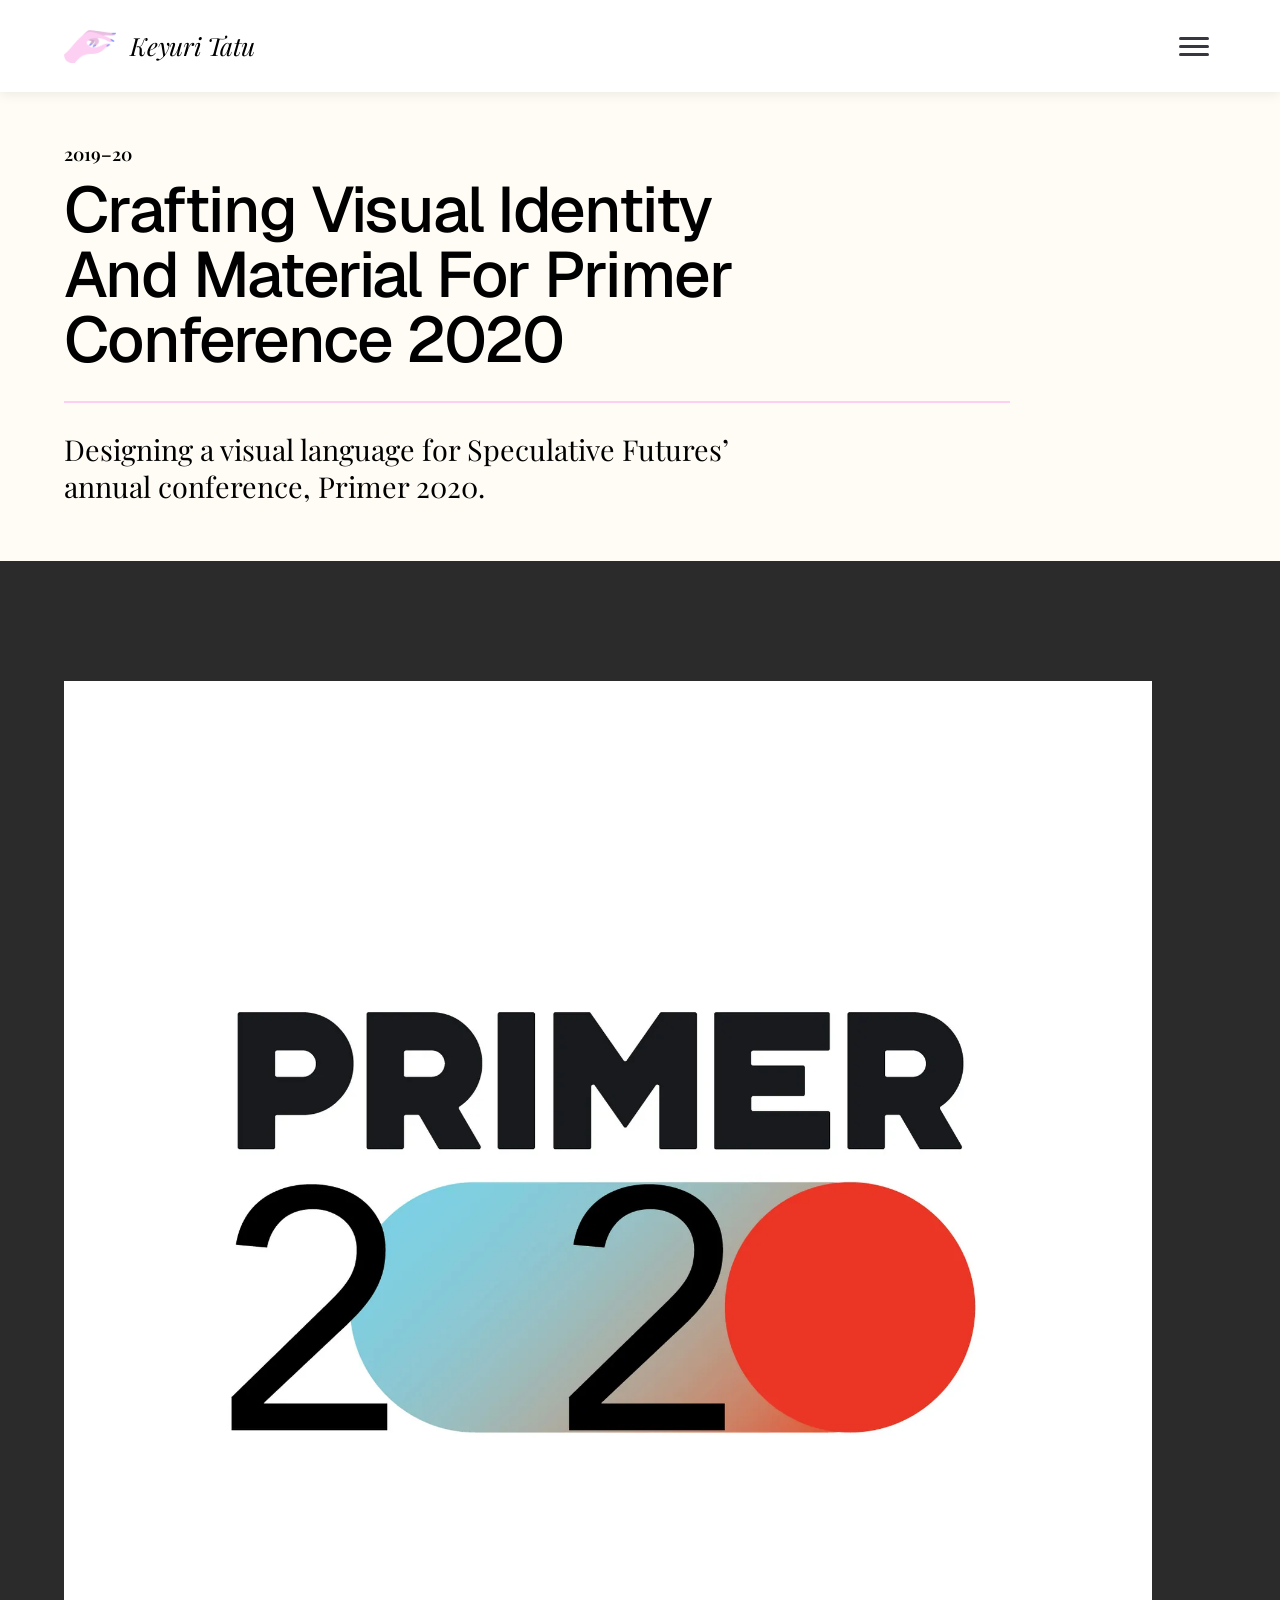
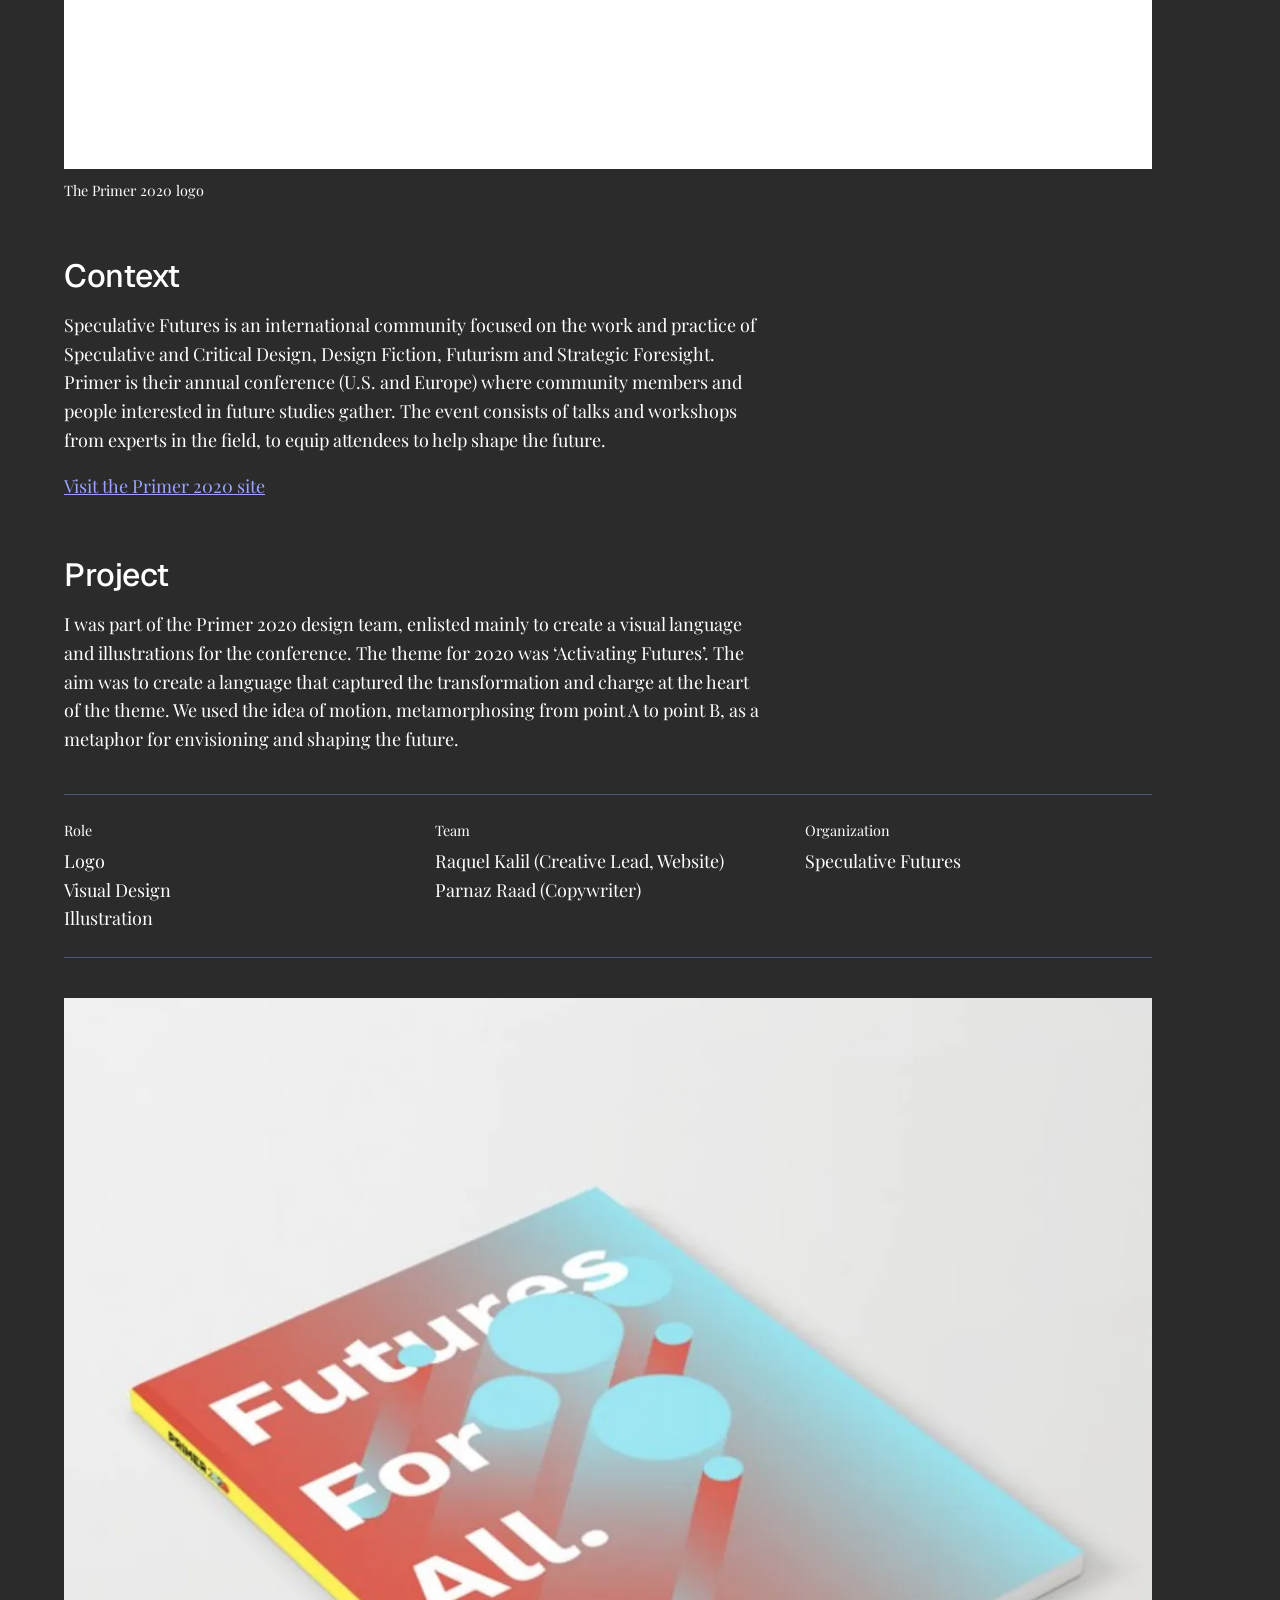
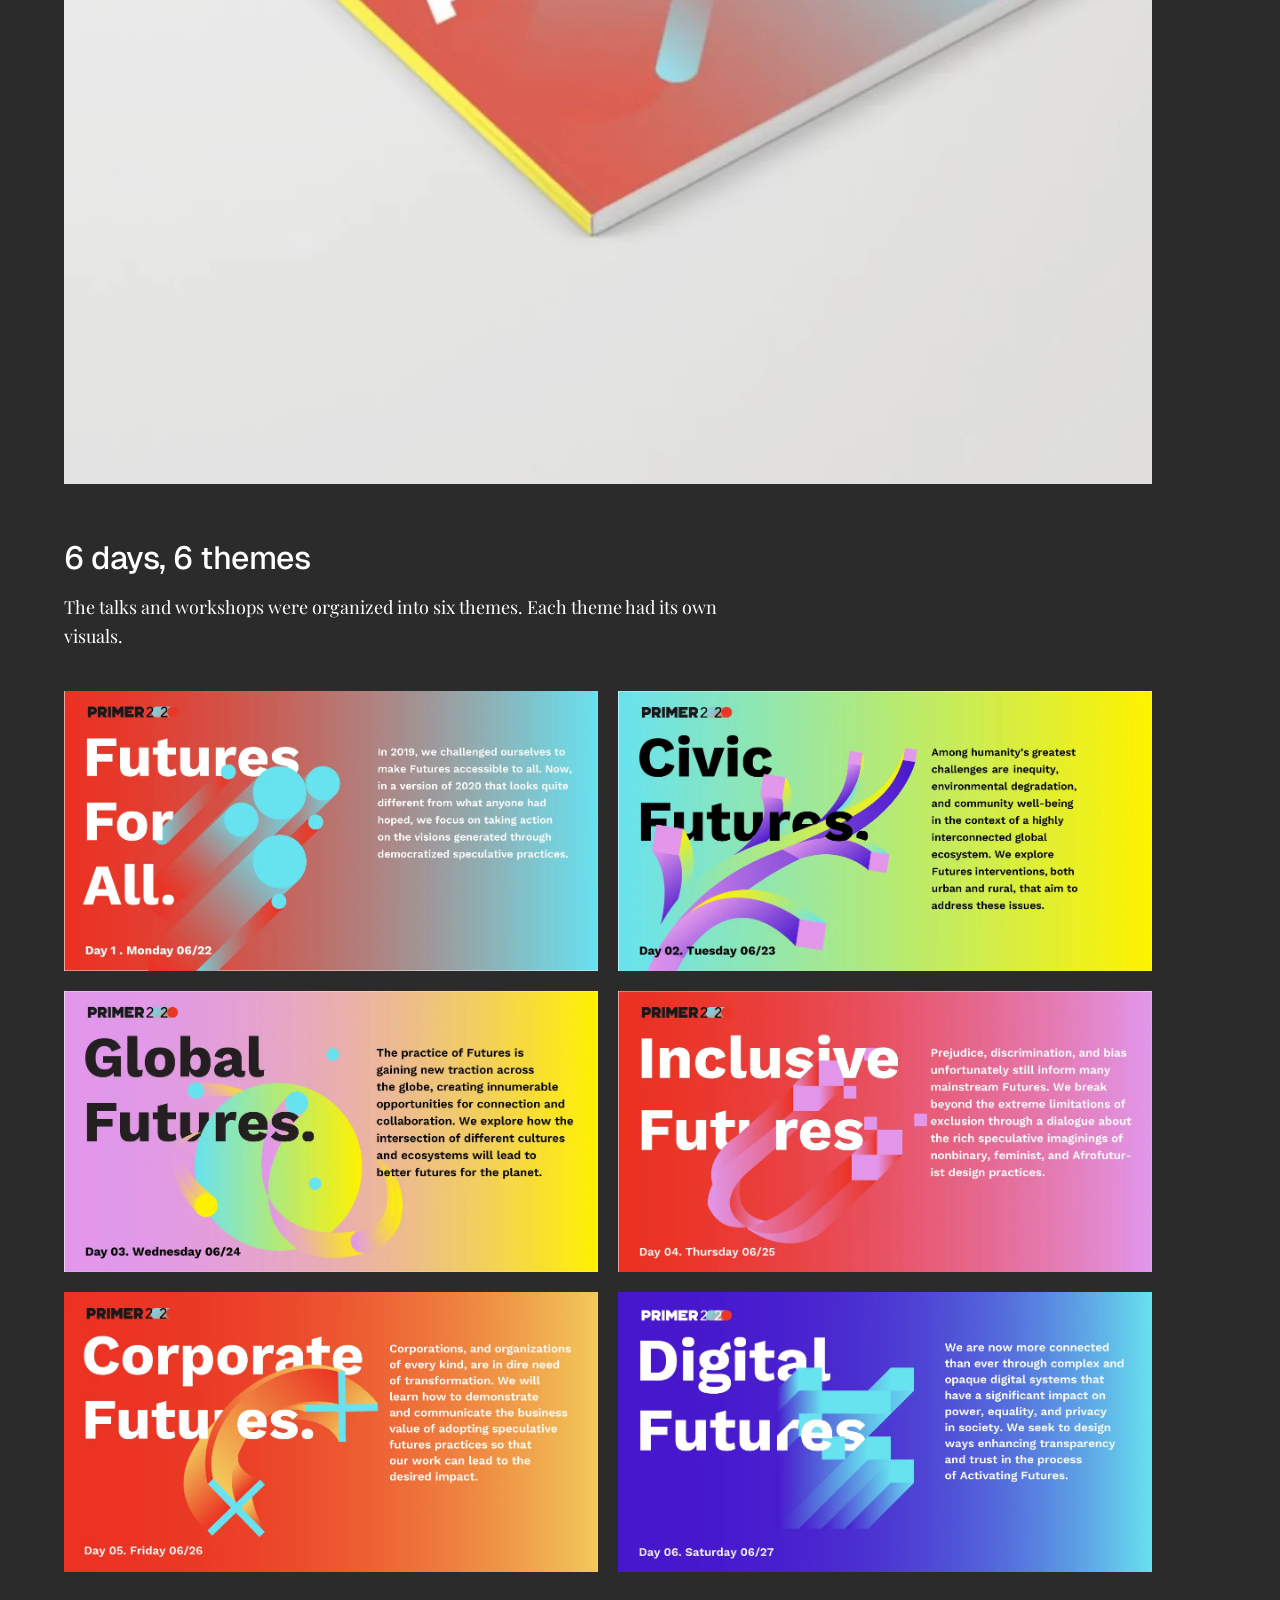
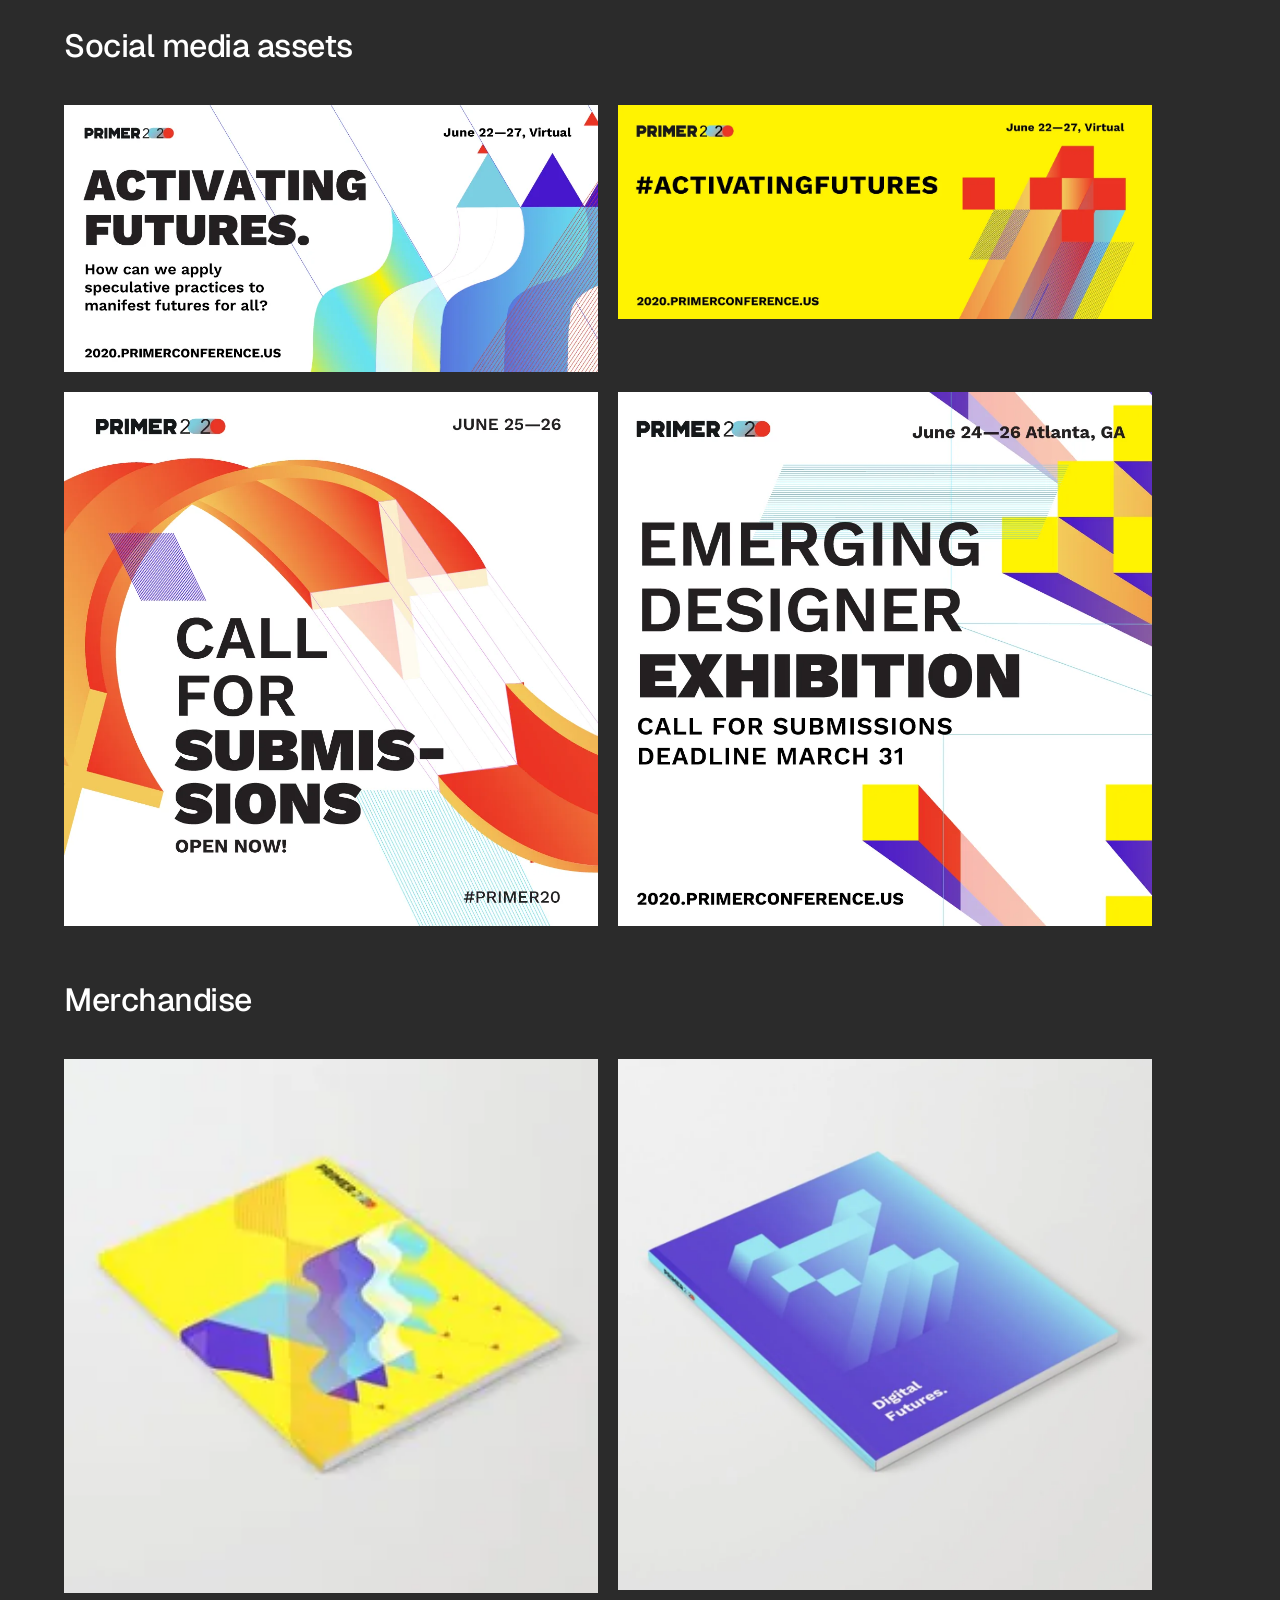
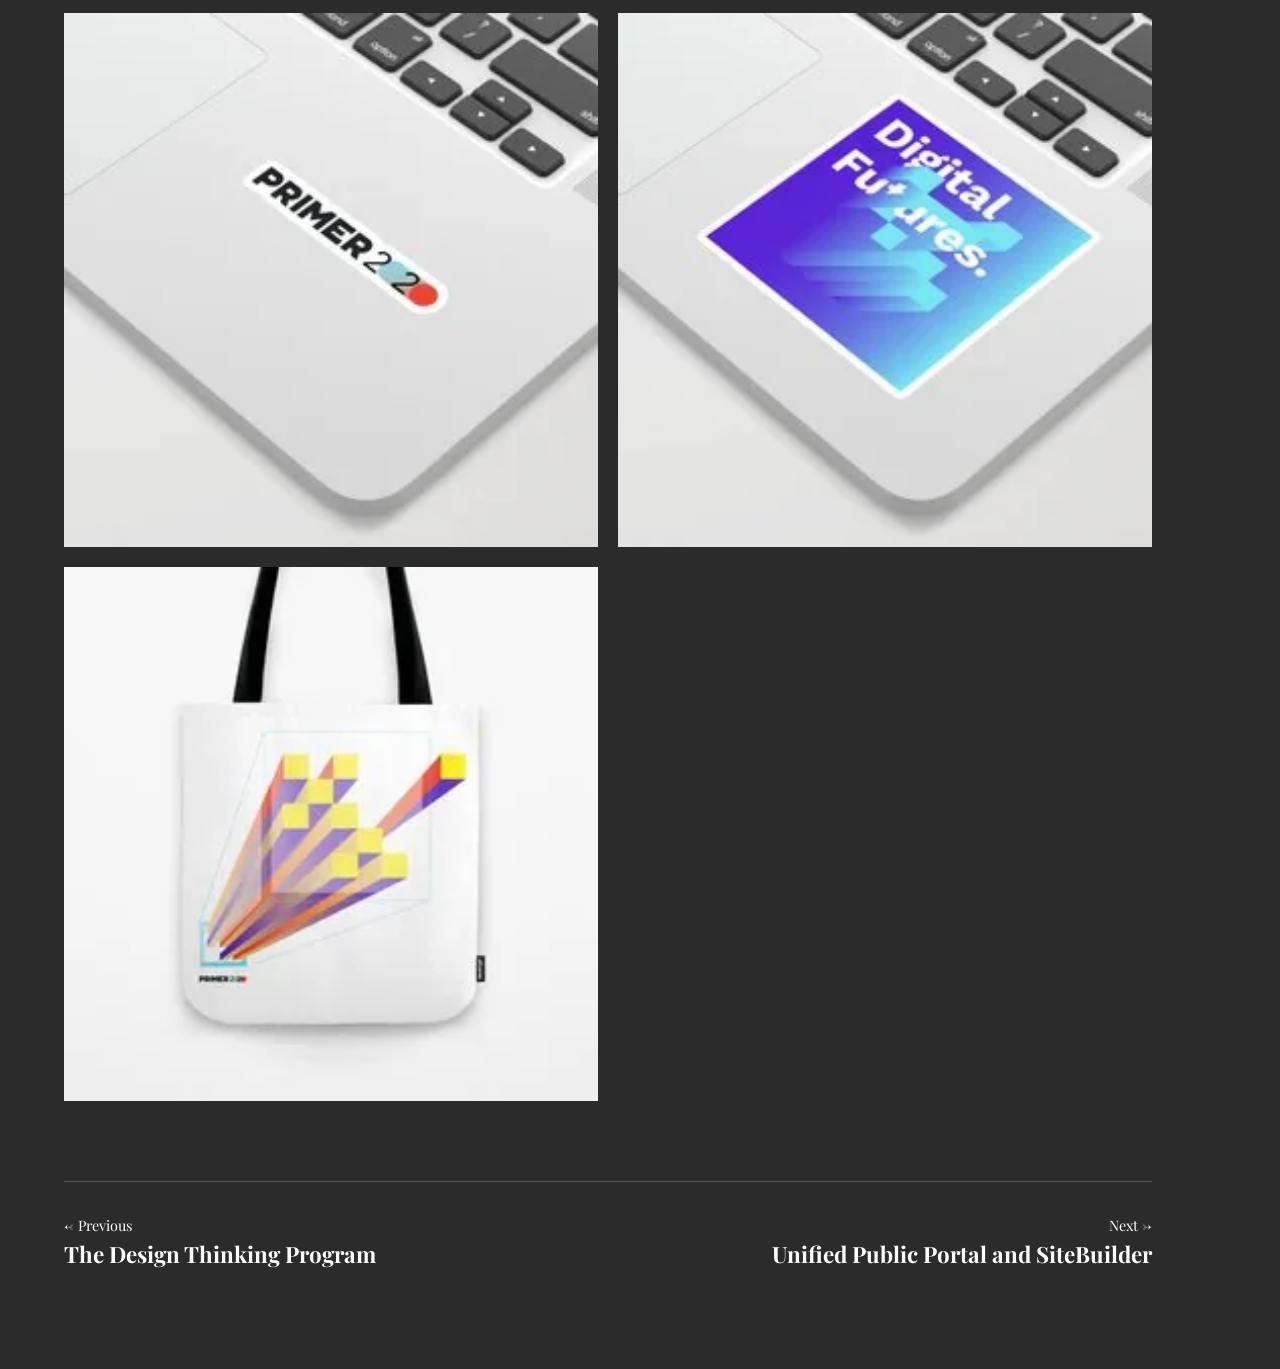
<file: primer-conference.html>
<!doctype html>
<html lang="en">
<head>
<meta charset="utf-8">
<meta name="viewport" content="width=device-width,initial-scale=1">
<title>Primer Conference 2020 – Keyuri Tatu</title>
<meta name="description" content="Designing a visual language for Speculative Futures’ annual conference, Primer 2020.">
<meta property="og:type" content="website">
<meta property="og:site_name" content="Keyuri Tatu">
<meta property="og:title" content="Primer Conference 2020 – Keyuri Tatu">
<meta property="og:description" content="Designing a visual language for Speculative Futures’ annual conference, Primer 2020.">
<meta property="og:url" content="https://keyuritatu.com/primer-conference">
<meta property="og:image" content="https://keyuritatu.com/media/social-card.png">
<meta property="og:image:width" content="1200">
<meta property="og:image:height" content="630">
<meta property="og:image:alt" content="Keyuri Tatu, Staff Product Designer, keyuritatu.com">
<meta name="twitter:card" content="summary_large_image">
<meta name="twitter:image" content="https://keyuritatu.com/media/social-card.png">
<link rel="icon" href="/media/logo-hand.png">
<link rel="preconnect" href="https://fonts.googleapis.com">
<link rel="preconnect" href="https://fonts.gstatic.com" crossorigin="">
<link href="https://fonts.googleapis.com/css2?family=Playfair+Display:ital,wght@0,400;0,500;0,600;0,700;1,400&amp;family=Geist:wght@400;500;600&amp;display=swap" rel="stylesheet">
<style>
body{margin:0;background:#2B2B2B}
a{color:inherit}
@font-face{font-family:"My Hand";src:url("/fonts/MyHand.woff2") format("woff2");font-weight:400;font-style:normal;font-display:swap}
a:focus-visible{outline:3px solid #9BA3FF;outline-offset:3px}
article p{margin:0 0 1.1rem}
article>p,article>h2,article>.lede{max-width:44rem}
article h2{margin:3.5rem 0 1rem;font-size:2rem;letter-spacing:-.015em;line-height:1.15;font-family:'Geist',system-ui,sans-serif;font-weight:500;font-style:normal}
figure{margin:2.5rem 0}figure img{width:100%;height:auto;display:block;background:transparent}
figcaption{margin-top:.6rem;color:#FFFFFF;font-size:.9rem}
.grid{display:grid;gap:1.25rem;margin:2.5rem 0}.grid figure{margin:0}
.g2{grid-template-columns:repeat(2,minmax(0,1fr))}
.meta{display:grid;grid-template-columns:repeat(auto-fit,minmax(11rem,1fr));gap:1.5rem;margin:2.5rem 0;padding:1.5rem 0;border-top:1px solid #4B5577;border-bottom:1px solid #4B5577}
.meta dt{color:#FFFFFF;font-size:.9rem;margin-bottom:.3rem}.meta dd{margin:0}
@media(max-width:600px){.g2{grid-template-columns:1fr}}

.site-header{position:relative;z-index:20;display:flex;justify-content:space-between;align-items:center;padding:1.5rem clamp(1.25rem,5vw,4rem);font-family:'Playfair Display',Georgia,serif;font-size:18px;font-weight:300;color:#FFFFFF}
@font-face{font-family:"My Hand";src:url("/fonts/MyHand.woff2") format("woff2");font-weight:400;font-style:normal;font-display:swap}
.site-header .name{display:flex;align-items:center;gap:14px;text-decoration:none;font-family:'Playfair Display',Georgia,serif;font-weight:400;font-style:italic;font-size:25px;line-height:1.1;letter-spacing:-.01em;color:#FFFFFF}
.site-header .name img{width:52px;height:33px;display:block}
.menu-btn{display:block;background:transparent;border:0;padding:11px 6px;border-radius:12px;cursor:pointer;line-height:0;min-width:44px;min-height:44px}
.menu-btn .trig{position:relative;display:block;width:32px;height:22px}
.menu-btn .trig i{position:absolute;left:1px;width:30px;height:3px;border-radius:2px;background:#FFFFFF}
.site-header.light .menu-btn .trig i{background:#37383F}
.menu-btn .trig img{position:absolute;left:15.6px;top:5px;width:65px;height:41px;display:block}
.site-menu{position:absolute;top:96px;right:clamp(1.25rem,5vw,4rem);width:280px;display:flex;flex-direction:column;padding:0;background:#2B2B2B;border:1px solid #4B5577;border-radius:0;box-shadow:0 12px 32px rgba(0,0,0,.10)}
.site-menu[hidden]{display:none}
.site-menu a{display:flex;align-items:center;gap:12px;padding:16px 24px;border-bottom:1px solid #4B5577;text-decoration:none;font-family:'Geist',system-ui,sans-serif;font-style:normal;font-weight:500;font-size:24px;line-height:1.2;letter-spacing:-.015em;color:#FFFFFF;transition:background-color .2s}
.site-menu a:last-child{border-bottom:0}
.site-menu a::before{content:"";flex:none;width:8px;height:8px;border-radius:50%;background:transparent}
.site-menu a[aria-current="page"]::before{background:#F7A8E4}
.site-menu a:hover{background:#FDCFF3;color:#000000}
.site-header.light{color:#000000;background:#FFFFFF;box-shadow:0 2px 12px rgba(0,0,0,.08)}
.site-header.light .name{color:#000000}
.site-header.light .site-menu{background:#FFFCF5;border-color:#D6DEF2}
.site-header.light .site-menu a{color:#000000;border-color:#D6DEF2}
.site-header.light .site-menu a:hover{background:#FDCFF3}
body{overflow-wrap:break-word}
main{overflow-x:clip}
@media(max-width:600px){.lede{font-size:1.45rem!important}.title-wrap{display:block!important}.title-wrap h1{max-width:100%!important}main>div:first-child>div p,main>div:first-child>div h1{width:100%!important;max-width:100%!important}.mind-item{padding-left:1.25rem!important;padding-right:1.25rem!important}}
@media(max-width:760px){main,main [style*="min-height"]{min-height:0!important}#work{margin-top:1.5rem!important}main>div:first-child p:empty,main>div:first-child p:has(>br:only-child){display:none}main h1:not(.sr-only){max-width:100%!important;width:auto!important}.card h3{font-size:clamp(1.5rem,6.5vw,2.25rem)!important}main>div:first-child h1:not(.sr-only){font-size:clamp(2rem,8.5vw,3.25rem)!important}.card>div{padding:24px 20px!important}.result{max-width:100%!important;width:auto!important}.facts{padding-left:1.25rem!important;padding-right:1.25rem!important}.meta{grid-template-columns:repeat(2,minmax(0,1fr))!important}.site-header .name span{font-size:21px}.site-header .name img{width:42px;height:27px}}
img,video,iframe{max-width:100%}
main>div:first-child h1:not(.sr-only){font-size:clamp(2rem,4.4vw,60px)!important}
.card h3{font-size:clamp(1.5rem,2.6vw,36px)!important}
@media(max-width:1024px){main,main>div:first-child,main>div:first-child [style*="min-height"]{min-height:0!important}#work{margin-top:2rem!important}main>div:first-child h1:not(.sr-only){max-width:100%!important;width:auto!important}main>div:first-child p:has(>br:only-child){display:none}main>div:first-child h1:not(.sr-only){margin-top:2.5rem!important}}
.video{position:relative;aspect-ratio:16/9;background:#1F1F1F}.video iframe{position:absolute;inset:0;width:100%;height:100%;border:0}
</style>
</head>
<body>
<div style="min-height: 100vh; background: #2B2B2B; color: #FFFFFF; font-family: 'Playfair Display', Georgia, serif; font-size: 18px; line-height: 1.6; font-weight: 300">
<div class="hero" style="background: #FFFCF5; color: #000000">
<header class="site-header light"><a class="name" href="/" aria-label="Keyuri Tatu, home"><img src="/media/menu-hand.png" alt=""><span>Keyuri Tatu</span></a><button type="button" class="menu-btn" aria-label="Open menu" aria-expanded="false" aria-controls="site-menu"><span class="trig"><i style="top:2px"></i><i style="top:10px"></i><i style="top:18px"></i></span></button><nav id="site-menu" class="site-menu" aria-label="Site" hidden><a href="/" aria-current="page">Case Studies</a><a href="/about">About Me</a><a href="/resume">Resume</a><a href="/other-things">Other Things</a></nav></header>
<div style="padding: 3rem clamp(1.25rem, 5vw, 4rem) 3.5rem">
<div style="max-width: 68rem">
<span style="color: #000000; font-weight: 600">2019–20</span>
<div class="title-wrap" style="display: table">
<h1 style="font-size: clamp(2.2rem, 5vw, 4.25rem); line-height: 1.02; letter-spacing: -0.025em; font-family: 'Geist', system-ui, sans-serif; font-weight: 500; max-width: 22ch; margin: 0.5rem 0 0; font-style: normal">Crafting Visual Identity <br>And Material For Primer Conference 2020</h1>
<div aria-hidden="true" style="height: 2px; background: #FDCFF3; margin: 1.75rem 0"></div>
</div>
<p class="lede" style="margin: 0; max-width: 44rem; color: #000000; font-family: 'Playfair Display', Georgia, serif; font-size: 1.8rem; line-height: 1.3">Designing a visual language for Speculative Futures’ annual conference, Primer 2020.</p>
</div>
</div>
</div>
<main style="padding: 0 clamp(1.25rem, 5vw, 4rem) 6rem; margin-top: 120px">
<article style="max-width: 68rem; margin-top: 0.5rem">

<figure><img src="/media/p2020-s6-avatar-1.webp" alt="The Primer 2020 logo"><figcaption>The Primer 2020 logo</figcaption></figure>

<h2>Context</h2>
<p>Speculative Futures is an international community focused on the work and practice of Speculative and Critical Design, Design Fiction, Futurism and Strategic Foresight. Primer is their annual conference (U.S. and Europe) where community members and people interested in future studies gather. The event consists of talks and workshops from experts in the field, to equip attendees to help shape the future.</p>
<p><a href="https://2020.primerconference.us/" style="color: #9BA3FF">Visit the Primer 2020 site</a></p>

<h2>Project</h2>
<p>I was part of the Primer 2020 design team, enlisted mainly to create a visual language and illustrations for the conference. The theme for 2020 was ‘Activating Futures’. The aim was to create a language that captured the transformation and charge at the heart of the theme. We used the idea of motion, metamorphosing from point A to point B, as a metaphor for envisioning and shaping the future.</p>

<dl class="meta">
<div><dt>Role</dt><dd>Logo<br>Visual Design<br>Illustration</dd></div>
<div><dt>Team</dt><dd>Raquel Kalil (Creative Lead, Website)<br>Parnaz Raad (Copywriter)</dd></div>
<div><dt>Organization</dt><dd>Speculative Futures</dd></div>
</dl>

<figure><img src="/media/screen-shot-2020-05-27-at-12-47-36-am.webp" alt="Illustrations from the Primer 2020 visual language"></figure>

<h2>6 days, 6 themes</h2>
<p>The talks and workshops were organized into six themes. Each theme had its own visuals.</p>
<div class="grid g2">
<figure><img src="/media/p2020-theme-post-day-1-linkedin.webp" alt="Day 1 theme visual"></figure>
<figure><img src="/media/p2020-theme-post-day2-linkedin.webp" alt="Day 2 theme visual"></figure>
<figure><img src="/media/p2020-theme-post-day-3-linkedin.webp" alt="Day 3 theme visual"></figure>
<figure><img src="/media/p2020-theme-visuals-day4-twitter.webp" alt="Day 4 theme visual"></figure>
<figure><img src="/media/theme-visuals-day-5-linkedin.webp" alt="Day 5 theme visual"></figure>
<figure><img src="/media/theme-visuals-day6-linkedin.webp" alt="Day 6 theme visual"></figure>
</div>

<h2>Social media assets</h2>
<div class="grid g2">
<figure><img src="/media/p2020-generic-promo-twitter-1.webp" alt="Generic promo for Twitter"></figure>
<figure><img src="/media/p2020-hopin-banner.webp" alt="Hopin event banner"></figure>
<figure><img src="/media/p2020-call-for-submissions.webp" alt="Call for submissions graphic"></figure>
<figure><img src="/media/p2020-exhibit-3.webp" alt="Exhibit graphic"></figure>
</div>

<h2>Merchandise</h2>
<div class="grid g2">
<figure><img src="/media/primer2020-notebook-yellow-notebooks.webp" alt="Primer 2020 notebooks"></figure>
<figure><img src="/media/screen-shot-2020-05-27-at-12-55-34-am.webp" alt="Primer 2020 merchandise designs"></figure>
<figure><img src="/media/staff-shirt-v2-stickers.webp" alt="Primer 2020 staff shirt"></figure>
<figure><img src="/media/primer2020-stickers-stickers.webp" alt="Primer 2020 stickers"></figure>
<figure><img src="/media/primer2020-blast-tote-bags.webp" alt="Primer 2020 tote bag"></figure>
</div>

<nav aria-label="More case studies" style="display: flex; justify-content: space-between; gap: 1.5rem; flex-wrap: wrap; margin-top: 5rem; padding-top: 2rem; border-top: 1px solid #4B5577">
<a href="/the-design-thinking-program" style="text-decoration: none; flex: 1 1 16rem"><span style="display: block; color: #FFFFFF; font-size: 0.9rem">← Previous</span><span style="font-size: 1.4rem; font-weight: 700">The Design Thinking Program</span></a>
<a href="/public-portal" style="text-decoration: none; flex: 1 1 16rem; text-align: right"><span style="display: block; color: #FFFFFF; font-size: 0.9rem">Next →</span><span style="font-size: 1.4rem; font-weight: 700">Unified Public Portal and SiteBuilder</span></a>
</nav>

</article>
</main>
</div>
<script>
(function(){var b=document.querySelector('.menu-btn'),m=document.getElementById('site-menu');
function set(o){m.hidden=!o;b.setAttribute('aria-expanded',o);b.setAttribute('aria-label',o?'Close menu':'Open menu')}
b.addEventListener('click',function(e){e.stopPropagation();set(m.hidden)});
document.addEventListener('click',function(e){if(!m.hidden&&!m.contains(e.target))set(false)});
document.addEventListener('keydown',function(e){if(e.key==='Escape'&&!m.hidden){set(false);b.focus()}});})();
</script>
</body>
</html>
</file>
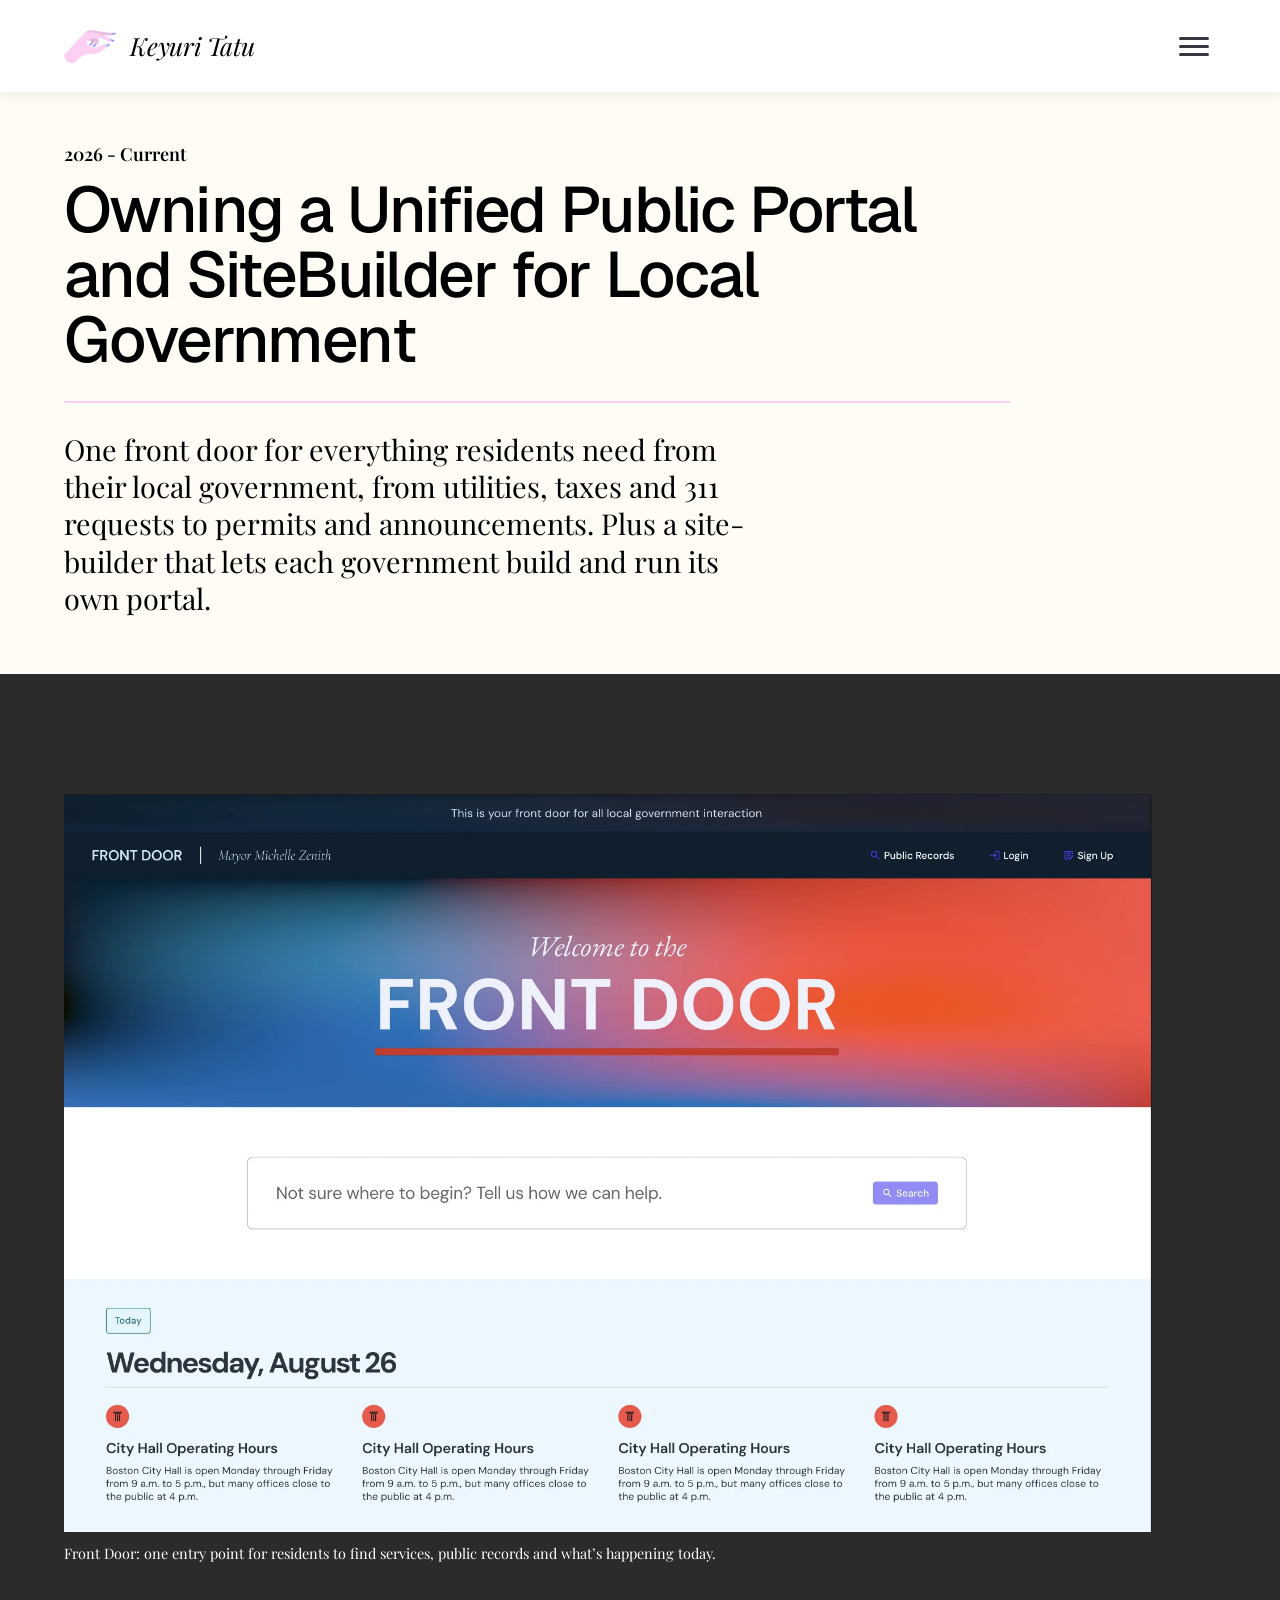
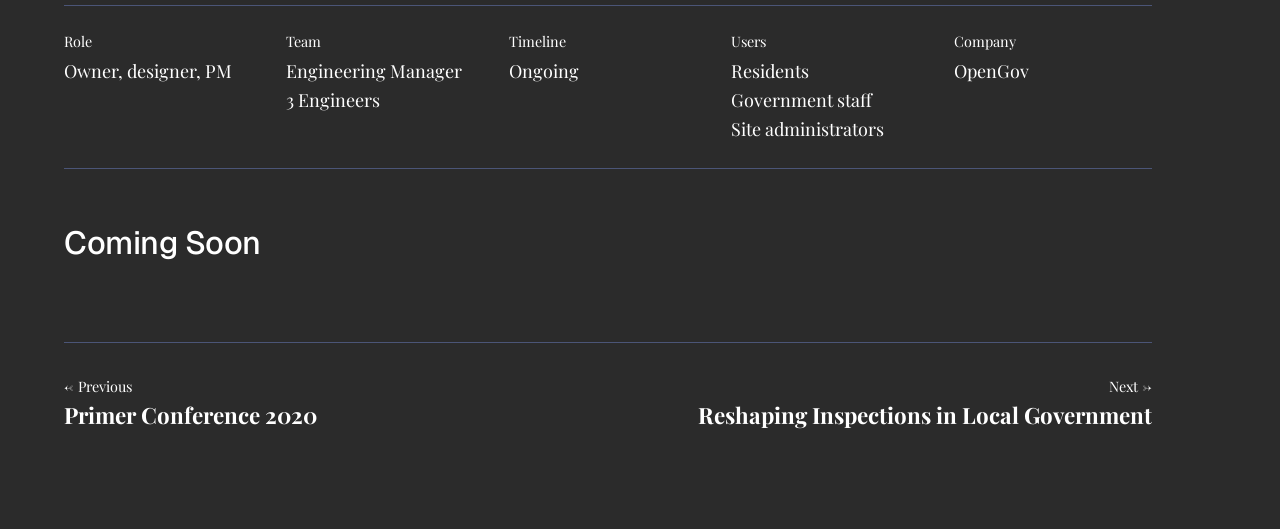
<file: public-portal.html>
<!doctype html>
<html lang="en">
<head>
<meta charset="utf-8">
<meta name="viewport" content="width=device-width,initial-scale=1">
<title>Unified Public Portal and SiteBuilder – Keyuri Tatu</title>
<meta name="description" content="One front door for everything residents need from their local government, from utilities, taxes and 311 requests to permits and announcements. Plus a site-builder that lets each government build and run its own portal.">
<meta property="og:type" content="website">
<meta property="og:site_name" content="Keyuri Tatu">
<meta property="og:title" content="Unified Public Portal and SiteBuilder – Keyuri Tatu">
<meta property="og:description" content="One front door for everything residents need from their local government, from utilities, taxes and 311 requests to permits and announcements. Plus a site-builder that lets each government build and run its own portal.">
<meta property="og:url" content="https://keyuritatu.com/public-portal">
<meta property="og:image" content="https://keyuritatu.com/media/social-card.png">
<meta property="og:image:width" content="1200">
<meta property="og:image:height" content="630">
<meta property="og:image:alt" content="Keyuri Tatu, Staff Product Designer, keyuritatu.com">
<meta name="twitter:card" content="summary_large_image">
<meta name="twitter:image" content="https://keyuritatu.com/media/social-card.png">
<link rel="icon" href="/media/logo-hand.png">
<link rel="preconnect" href="https://fonts.googleapis.com">
<link rel="preconnect" href="https://fonts.gstatic.com" crossorigin="">
<link href="https://fonts.googleapis.com/css2?family=Playfair+Display:ital,wght@0,400;0,500;0,600;0,700;1,400&amp;family=Geist:wght@400;500;600&amp;display=swap" rel="stylesheet">
<style>
body{margin:0;background:#2B2B2B}
a{color:inherit}
@font-face{font-family:"My Hand";src:url("/fonts/MyHand.woff2") format("woff2");font-weight:400;font-style:normal;font-display:swap}
a:focus-visible{outline:3px solid #9BA3FF;outline-offset:3px}
article p{margin:0 0 1.1rem}
article>p,article>h2,article>h3,article>ul,article>.lede,article>.todo{max-width:44rem}
article h2{margin:3.5rem 0 1rem;font-size:2rem;letter-spacing:-.015em;line-height:1.15;font-family:'Geist',system-ui,sans-serif;font-weight:500;font-style:normal}
article h3{margin:2.5rem 0 .6rem;font-size:1.5rem;line-height:1.2;letter-spacing:-.01em;font-family:'Geist',system-ui,sans-serif;font-weight:500;font-style:normal}
article>ul{padding-left:1.2rem;margin:0 0 1.5rem}article>ul li{margin-bottom:.5rem}
figure{margin:2.5rem 0}figure img{width:100%;height:auto;display:block;background:transparent}
figcaption{margin-top:.6rem;color:#FFFFFF;font-size:.9rem}
.grid{display:grid;gap:1.25rem;margin:2.5rem 0}.grid figure{margin:0}
.g2{grid-template-columns:repeat(2,minmax(0,1fr))}
.meta{display:grid;grid-template-columns:repeat(auto-fit,minmax(11rem,1fr));gap:1.5rem;margin:2.5rem 0;padding:1.5rem 0;border-top:1px solid #4B5577;border-bottom:1px solid #4B5577}
.meta dt{color:#FFFFFF;font-size:.9rem;margin-bottom:.3rem}.meta dd{margin:0}
.todo{border:2px dashed #4B5577;padding:1rem 1.25rem;color:#FFFFFF;margin:0 0 1.1rem}
@media(max-width:600px){.g2{grid-template-columns:1fr}}

.site-header{position:relative;z-index:20;display:flex;justify-content:space-between;align-items:center;padding:1.5rem clamp(1.25rem,5vw,4rem);font-family:'Playfair Display',Georgia,serif;font-size:18px;font-weight:300;color:#FFFFFF}
@font-face{font-family:"My Hand";src:url("/fonts/MyHand.woff2") format("woff2");font-weight:400;font-style:normal;font-display:swap}
.site-header .name{display:flex;align-items:center;gap:14px;text-decoration:none;font-family:'Playfair Display',Georgia,serif;font-weight:400;font-style:italic;font-size:25px;line-height:1.1;letter-spacing:-.01em;color:#FFFFFF}
.site-header .name img{width:52px;height:33px;display:block}
.menu-btn{display:block;background:transparent;border:0;padding:11px 6px;border-radius:12px;cursor:pointer;line-height:0;min-width:44px;min-height:44px}
.menu-btn .trig{position:relative;display:block;width:32px;height:22px}
.menu-btn .trig i{position:absolute;left:1px;width:30px;height:3px;border-radius:2px;background:#FFFFFF}
.site-header.light .menu-btn .trig i{background:#37383F}
.menu-btn .trig img{position:absolute;left:15.6px;top:5px;width:65px;height:41px;display:block}
.site-menu{position:absolute;top:96px;right:clamp(1.25rem,5vw,4rem);width:280px;display:flex;flex-direction:column;padding:0;background:#2B2B2B;border:1px solid #4B5577;border-radius:0;box-shadow:0 12px 32px rgba(0,0,0,.10)}
.site-menu[hidden]{display:none}
.site-menu a{display:flex;align-items:center;gap:12px;padding:16px 24px;border-bottom:1px solid #4B5577;text-decoration:none;font-family:'Geist',system-ui,sans-serif;font-style:normal;font-weight:500;font-size:24px;line-height:1.2;letter-spacing:-.015em;color:#FFFFFF;transition:background-color .2s}
.site-menu a:last-child{border-bottom:0}
.site-menu a::before{content:"";flex:none;width:8px;height:8px;border-radius:50%;background:transparent}
.site-menu a[aria-current="page"]::before{background:#F7A8E4}
.site-menu a:hover{background:#FDCFF3;color:#000000}
.site-header.light{color:#000000;background:#FFFFFF;box-shadow:0 2px 12px rgba(0,0,0,.08)}
.site-header.light .name{color:#000000}
.site-header.light .site-menu{background:#FFFCF5;border-color:#D6DEF2}
.site-header.light .site-menu a{color:#000000;border-color:#D6DEF2}
.site-header.light .site-menu a:hover{background:#FDCFF3}
body{overflow-wrap:break-word}
main{overflow-x:clip}
@media(max-width:600px){.lede{font-size:1.45rem!important}.title-wrap{display:block!important}.title-wrap h1{max-width:100%!important}main>div:first-child>div p,main>div:first-child>div h1{width:100%!important;max-width:100%!important}.mind-item{padding-left:1.25rem!important;padding-right:1.25rem!important}}
@media(max-width:760px){main,main [style*="min-height"]{min-height:0!important}#work{margin-top:1.5rem!important}main>div:first-child p:empty,main>div:first-child p:has(>br:only-child){display:none}main h1:not(.sr-only){max-width:100%!important;width:auto!important}.card h3{font-size:clamp(1.5rem,6.5vw,2.25rem)!important}main>div:first-child h1:not(.sr-only){font-size:clamp(2rem,8.5vw,3.25rem)!important}.card>div{padding:24px 20px!important}.result{max-width:100%!important;width:auto!important}.facts{padding-left:1.25rem!important;padding-right:1.25rem!important}.meta{grid-template-columns:repeat(2,minmax(0,1fr))!important}.site-header .name span{font-size:21px}.site-header .name img{width:42px;height:27px}}
img,video,iframe{max-width:100%}
main>div:first-child h1:not(.sr-only){font-size:clamp(2rem,4.4vw,60px)!important}
.card h3{font-size:clamp(1.5rem,2.6vw,36px)!important}
@media(max-width:1024px){main,main>div:first-child,main>div:first-child [style*="min-height"]{min-height:0!important}#work{margin-top:2rem!important}main>div:first-child h1:not(.sr-only){max-width:100%!important;width:auto!important}main>div:first-child p:has(>br:only-child){display:none}main>div:first-child h1:not(.sr-only){margin-top:2.5rem!important}}
.video{position:relative;aspect-ratio:16/9;background:#1F1F1F}.video iframe{position:absolute;inset:0;width:100%;height:100%;border:0}
</style>
</head>
<body>
<div style="min-height: 100vh; background: #2B2B2B; color: #FFFFFF; font-family: 'Playfair Display', Georgia, serif; font-size: 18px; line-height: 1.6; font-weight: 300">
<div class="hero" style="background: #FFFCF5; color: #000000">
<header class="site-header light"><a class="name" href="/" aria-label="Keyuri Tatu, home"><img src="/media/menu-hand.png" alt=""><span>Keyuri Tatu</span></a><button type="button" class="menu-btn" aria-label="Open menu" aria-expanded="false" aria-controls="site-menu"><span class="trig"><i style="top:2px"></i><i style="top:10px"></i><i style="top:18px"></i></span></button><nav id="site-menu" class="site-menu" aria-label="Site" hidden><a href="/" aria-current="page">Case Studies</a><a href="/about">About Me</a><a href="/resume">Resume</a><a href="/other-things">Other Things</a></nav></header>
<div style="padding: 3rem clamp(1.25rem, 5vw, 4rem) 3.5rem">
<div style="max-width: 68rem">
<span style="color: #000000; font-weight: 600">2026 - Current</span>
<div class="title-wrap" style="display: table">
<h1 style="font-size: clamp(2.2rem, 5vw, 4.25rem); line-height: 1.02; letter-spacing: -0.025em; font-family: 'Geist', system-ui, sans-serif; font-weight: 500; max-width: 22ch; margin: 0.5rem 0 0; font-style: normal">Owning a Unified Public Portal and SiteBuilder for Local Government</h1>
<div aria-hidden="true" style="height: 2px; background: #FDCFF3; margin: 1.75rem 0"></div>
</div>
<p class="lede" style="margin: 0; max-width: 44rem; color: #000000; font-family: 'Playfair Display', Georgia, serif; font-size: 1.8rem; line-height: 1.3">One front door for everything residents need from their local government, from utilities, taxes and 311 requests to permits and announcements. Plus a site-builder that lets each government build and run its own portal.</p>
</div>
</div>
</div>
<main style="padding: 0 clamp(1.25rem, 5vw, 4rem) 6rem; margin-top: 120px">
<article style="max-width: 68rem; margin-top: 0.5rem">

<figure><img src="/media/thumb-public-portal.webp" alt="Front Door, a public portal homepage: a gradient hero welcoming residents to the Front Door, a search box asking how the city can help, and today's notices such as City Hall operating hours"><figcaption>Front Door: one entry point for residents to find services, public records and what’s happening today.</figcaption></figure>

<dl class="meta">
<div><dt>Role</dt><dd>Owner, designer, PM</dd></div>
<div><dt>Team</dt><dd>Engineering Manager<br>3 Engineers<br></dd></div>
<div><dt>Timeline</dt><dd>Ongoing</dd></div>
<div><dt>Users</dt><dd>Residents<br>Government staff<br>Site administrators</dd></div>
<div><dt>Company</dt><dd>OpenGov</dd></div>
</dl>

<h2>Coming Soon</h2>




















<nav aria-label="More case studies" style="display: flex; justify-content: space-between; gap: 1.5rem; flex-wrap: wrap; margin-top: 5rem; padding-top: 2rem; border-top: 1px solid #4B5577">
<a href="/primer-conference" style="text-decoration: none; flex: 1 1 16rem"><span style="display: block; color: #FFFFFF; font-size: 0.9rem">← Previous</span><span style="font-size: 1.4rem; font-weight: 700">Primer Conference 2020</span></a>
<a href="/inspections" style="text-decoration: none; flex: 1 1 16rem; text-align: right"><span style="display: block; color: #FFFFFF; font-size: 0.9rem">Next →</span><span style="font-size: 1.4rem; font-weight: 700">Reshaping Inspections in Local Government</span></a>
</nav>

</article>
</main>
</div>
<script>
(function(){var b=document.querySelector('.menu-btn'),m=document.getElementById('site-menu');
function set(o){m.hidden=!o;b.setAttribute('aria-expanded',o);b.setAttribute('aria-label',o?'Close menu':'Open menu')}
b.addEventListener('click',function(e){e.stopPropagation();set(m.hidden)});
document.addEventListener('click',function(e){if(!m.hidden&&!m.contains(e.target))set(false)});
document.addEventListener('keydown',function(e){if(e.key==='Escape'&&!m.hidden){set(false);b.focus()}});})();
</script>
</body>
</html>
</file>
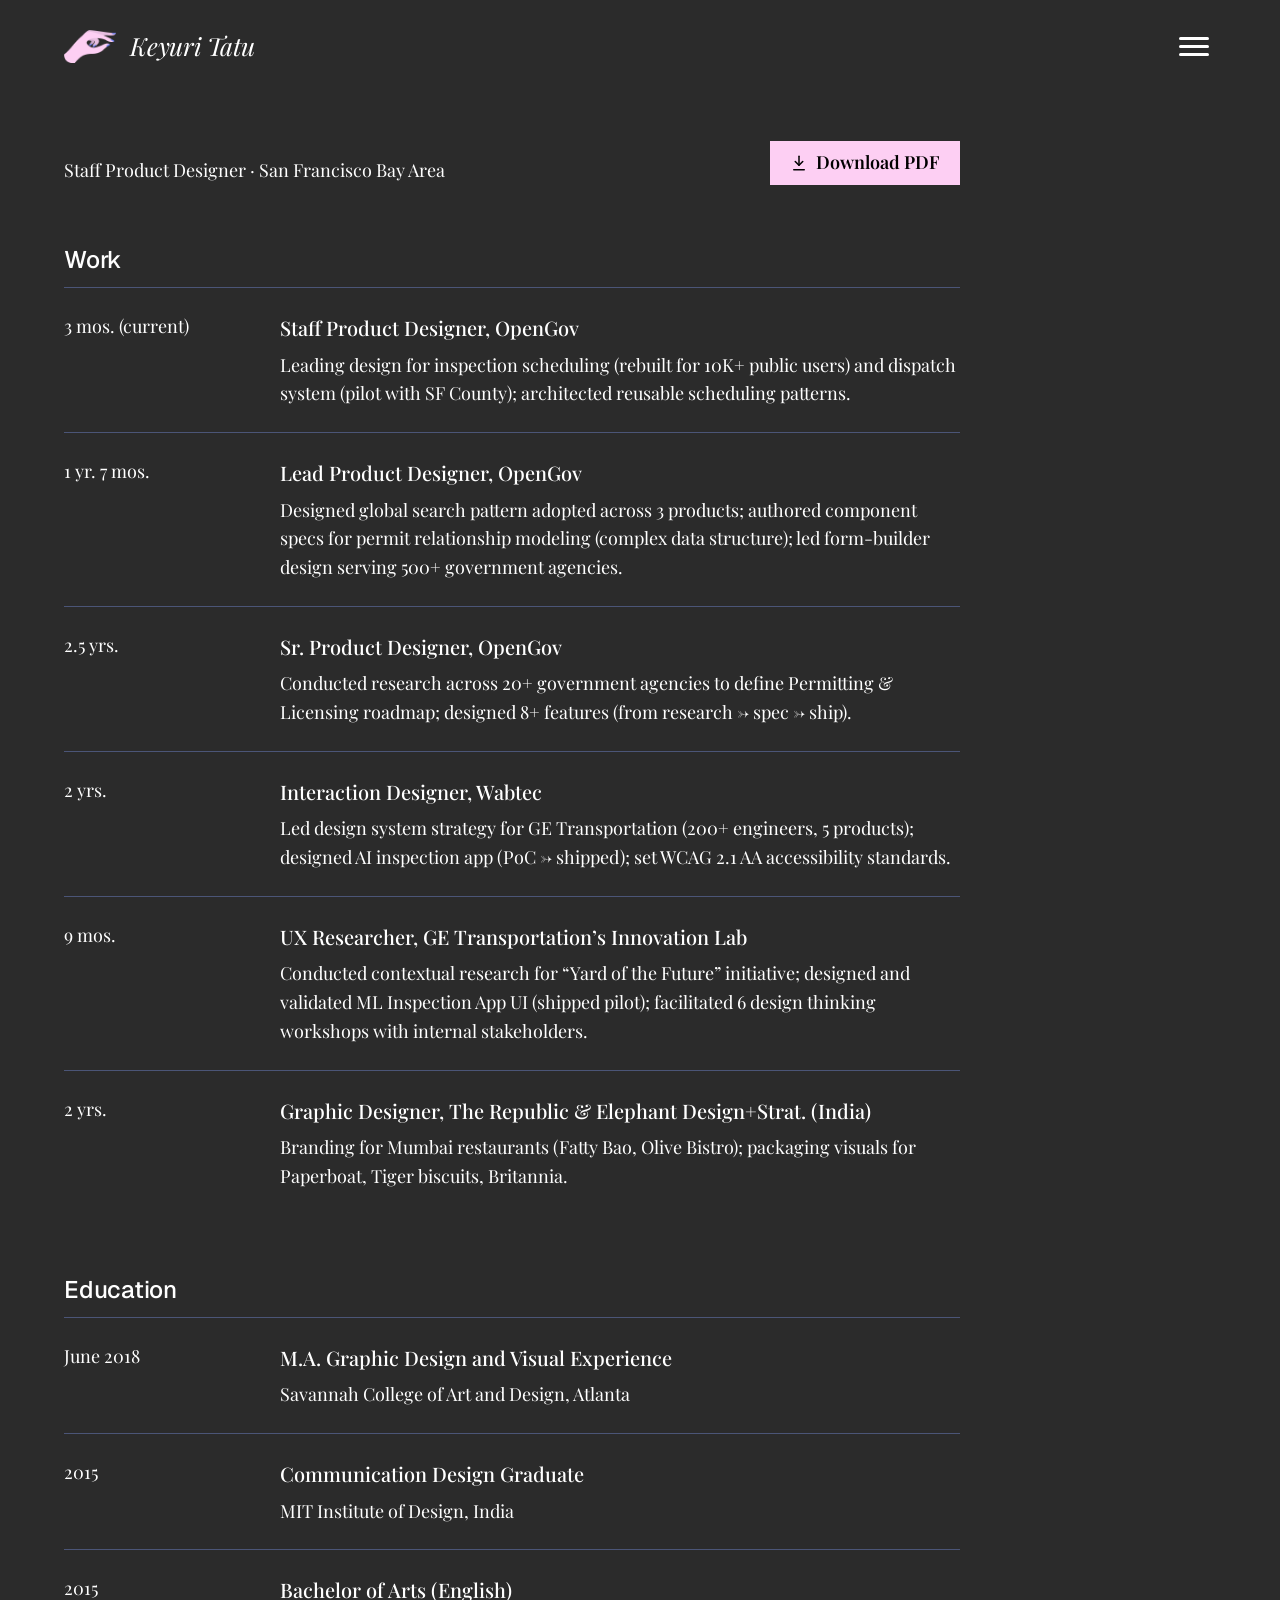
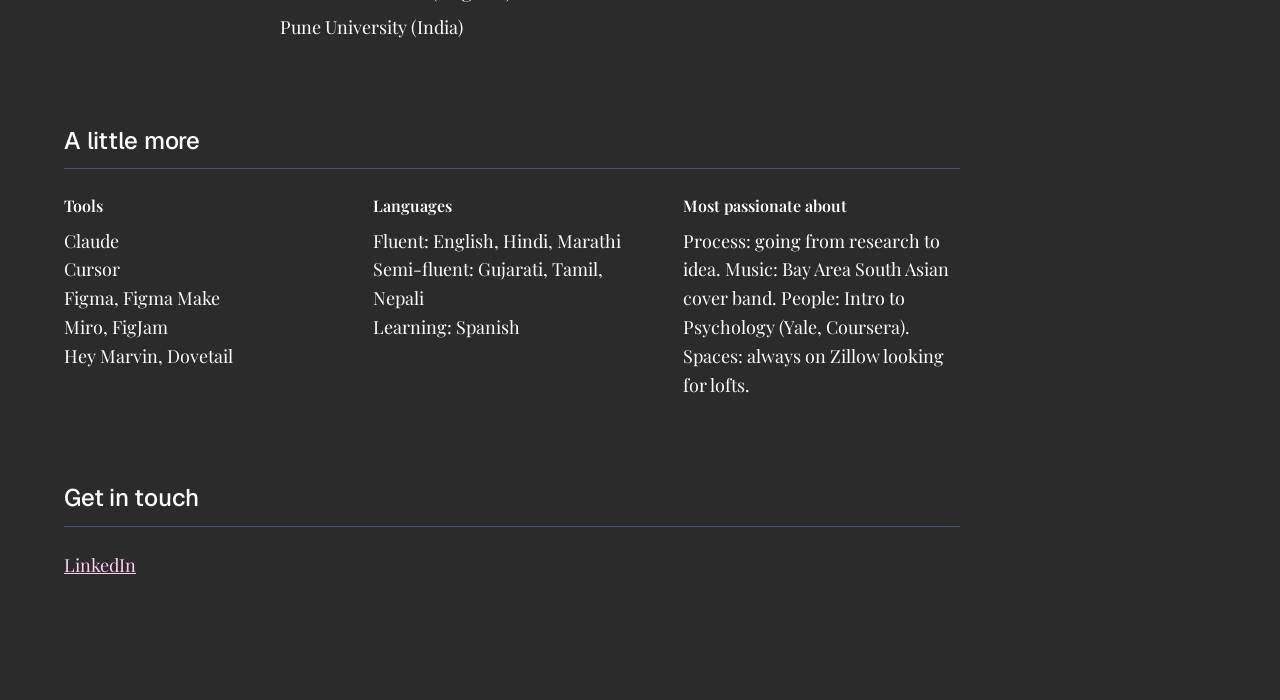
<file: resume.html>
<!doctype html>
<html lang="en">
<head>
<meta charset="utf-8">
<meta name="viewport" content="width=device-width,initial-scale=1">
<title>Resume – Keyuri Tatu</title>
<meta name="description" content="Keyuri Tatu, product designer. Case studies in UX strategy, research and system design.">
<meta property="og:type" content="website">
<meta property="og:site_name" content="Keyuri Tatu">
<meta property="og:title" content="Resume – Keyuri Tatu">
<meta property="og:description" content="Keyuri Tatu, product designer. Case studies in UX strategy, research and system design.">
<meta property="og:url" content="https://keyuritatu.com/resume">
<meta property="og:image" content="https://keyuritatu.com/media/social-card.png">
<meta property="og:image:width" content="1200">
<meta property="og:image:height" content="630">
<meta property="og:image:alt" content="Keyuri Tatu, Staff Product Designer, keyuritatu.com">
<meta name="twitter:card" content="summary_large_image">
<meta name="twitter:image" content="https://keyuritatu.com/media/social-card.png">
<link rel="icon" href="/media/logo-hand.png">
<link rel="preconnect" href="https://fonts.googleapis.com">
<link rel="preconnect" href="https://fonts.gstatic.com" crossorigin="">
<link href="https://fonts.googleapis.com/css2?family=Playfair+Display:ital,wght@0,400;0,500;0,600;0,700;1,400&amp;family=Geist:wght@400;500;600&amp;display=swap" rel="stylesheet">
<style>
body{margin:0;background:#2B2B2B}
a{color:inherit}
a:focus-visible,button:focus-visible{outline:3px solid #9BA3FF;outline-offset:3px}
.role{display:grid;grid-template-columns:12rem minmax(0,1fr);gap:1.5rem;padding:1.5rem 0;border-top:1px solid #4B5577}
.role p{margin:.4rem 0 0;color:#FFFFFF}
.role b{font-size:1.25rem;font-weight:500}
.sec{margin:3.5rem 0 .5rem;font-family:'Geist',system-ui,sans-serif;font-size:1.5rem;font-weight:500;letter-spacing:-.01em;color:#FFFFFF}
.side{display:grid;grid-template-columns:repeat(3,minmax(0,1fr));gap:2rem;padding:1.5rem 0;border-top:1px solid #4B5577}
.side h3{margin:0 0 .5rem;font-size:1rem;font-weight:600;color:#FFFFFF}
.side p{margin:0;color:#FFFFFF}
.dl{display:inline-flex;align-items:center;gap:8px;min-height:44px;padding:0 1.25rem;background:#FDCFF3;color:#000000;text-decoration:none;font-weight:600;transition:background-color .2s}
.dl:hover{background:#F7A8E4}
@media(max-width:700px){.side{grid-template-columns:1fr}}
@media(max-width:700px){.role{grid-template-columns:1fr;gap:.25rem}}

.site-header{position:relative;z-index:20;display:flex;justify-content:space-between;align-items:center;padding:1.5rem clamp(1.25rem,5vw,4rem);font-family:'Playfair Display',Georgia,serif;font-size:18px;font-weight:300;color:#FFFFFF}
@font-face{font-family:"My Hand";src:url("/fonts/MyHand.woff2") format("woff2");font-weight:400;font-style:normal;font-display:swap}
.site-header .name{display:flex;align-items:center;gap:14px;text-decoration:none;font-family:'Playfair Display',Georgia,serif;font-weight:400;font-style:italic;font-size:25px;line-height:1.1;letter-spacing:-.01em;color:#FFFFFF}
.site-header .name img{width:52px;height:33px;display:block}
.menu-btn{display:block;background:transparent;border:0;padding:11px 6px;border-radius:12px;cursor:pointer;line-height:0;min-width:44px;min-height:44px}
.menu-btn .trig{position:relative;display:block;width:32px;height:22px}
.menu-btn .trig i{position:absolute;left:1px;width:30px;height:3px;border-radius:2px;background:#FFFFFF}
.site-header.light .menu-btn .trig i{background:#37383F}
.menu-btn .trig img{position:absolute;left:15.6px;top:5px;width:65px;height:41px;display:block}
.site-menu{position:absolute;top:96px;right:clamp(1.25rem,5vw,4rem);width:280px;display:flex;flex-direction:column;padding:0;background:#2B2B2B;border:1px solid #4B5577;border-radius:0;box-shadow:0 12px 32px rgba(0,0,0,.10)}
.site-menu[hidden]{display:none}
.site-menu a{display:flex;align-items:center;gap:12px;padding:16px 24px;border-bottom:1px solid #4B5577;text-decoration:none;font-family:'Geist',system-ui,sans-serif;font-style:normal;font-weight:500;font-size:24px;line-height:1.2;letter-spacing:-.015em;color:#FFFFFF;transition:background-color .2s}
.site-menu a:last-child{border-bottom:0}
.site-menu a::before{content:"";flex:none;width:8px;height:8px;border-radius:50%;background:transparent}
.site-menu a[aria-current="page"]::before{background:#F7A8E4}
.site-menu a:hover{background:#FDCFF3;color:#000000}
.site-header.light{color:#000000;background:#FFFFFF;box-shadow:0 2px 12px rgba(0,0,0,.08)}
.site-header.light .name{color:#000000}
.site-header.light .site-menu{background:#FFFCF5;border-color:#D6DEF2}
.site-header.light .site-menu a{color:#000000;border-color:#D6DEF2}
.site-header.light .site-menu a:hover{background:#FDCFF3}
body{overflow-wrap:break-word}
main{overflow-x:clip}
@media(max-width:600px){.lede{font-size:1.45rem!important}.title-wrap{display:block!important}.title-wrap h1{max-width:100%!important}main>div:first-child>div p,main>div:first-child>div h1{width:100%!important;max-width:100%!important}.mind-item{padding-left:1.25rem!important;padding-right:1.25rem!important}}
@media(max-width:760px){main,main [style*="min-height"]{min-height:0!important}#work{margin-top:1.5rem!important}main>div:first-child p:empty,main>div:first-child p:has(>br:only-child){display:none}main h1:not(.sr-only){max-width:100%!important;width:auto!important}.card h3{font-size:clamp(1.5rem,6.5vw,2.25rem)!important}main>div:first-child h1:not(.sr-only){font-size:clamp(2rem,8.5vw,3.25rem)!important}.card>div{padding:24px 20px!important}.result{max-width:100%!important;width:auto!important}.facts{padding-left:1.25rem!important;padding-right:1.25rem!important}.meta{grid-template-columns:repeat(2,minmax(0,1fr))!important}.site-header .name span{font-size:21px}.site-header .name img{width:42px;height:27px}}
img,video,iframe{max-width:100%}
main>div:first-child h1:not(.sr-only){font-size:clamp(2rem,4.4vw,60px)!important}
.card h3{font-size:clamp(1.5rem,2.6vw,36px)!important}
@media(max-width:1024px){main,main>div:first-child,main>div:first-child [style*="min-height"]{min-height:0!important}#work{margin-top:2rem!important}main>div:first-child h1:not(.sr-only){max-width:100%!important;width:auto!important}main>div:first-child p:has(>br:only-child){display:none}main>div:first-child h1:not(.sr-only){margin-top:2.5rem!important}}
.video{position:relative;aspect-ratio:16/9;background:#1F1F1F}.video iframe{position:absolute;inset:0;width:100%;height:100%;border:0}
</style>
</head>
<body>
<div style="min-height: 100vh; background: #2B2B2B; color: #FFFFFF; font-family: 'Playfair Display', Georgia, serif; font-size: 18px; line-height: 1.6; font-weight: 300">
<header class="site-header"><a class="name" href="/" aria-label="Keyuri Tatu, home"><img src="/media/menu-hand.png" alt=""><span>Keyuri Tatu</span></a><button type="button" class="menu-btn" aria-label="Open menu" aria-expanded="false" aria-controls="site-menu"><span class="trig"><i style="top:2px"></i><i style="top:10px"></i><i style="top:18px"></i></span></button><nav id="site-menu" class="site-menu" aria-label="Site" hidden><a href="/">Case Studies</a><a href="/about">About Me</a><a href="/resume" aria-current="page">Resume</a><a href="/other-things">Other Things</a></nav></header>
<main style="padding: 0 clamp(1.25rem, 5vw, 4rem) 6rem">
<article style="max-width: 56rem; margin-top: 3rem">
<div style="display: flex; justify-content: space-between; align-items: end; flex-wrap: wrap; gap: 1.5rem; margin-bottom: 1rem">
<div>

<p style="margin: 1rem 0 0; color: #FFFFFF">Staff Product Designer · San Francisco Bay Area</p>
</div>
<a class="dl" href="/media/Keyuri-Tatu-Resume-2026.pdf" download="Keyuri-Tatu-Resume.pdf">
<svg width="18" height="18" viewBox="0 0 24 24" fill="none" stroke="currentColor" stroke-width="2" stroke-linecap="round" stroke-linejoin="round" aria-hidden="true"><path d="M12 3v12"></path><path d="M7 10l5 5 5-5"></path><path d="M5 21h14"></path></svg>
Download PDF
</a>
</div>

<h2 class="sec">Work</h2>
<div class="role">
<div style="color: #FFFFFF">3 mos. (current)</div>
<div><b>Staff Product Designer, OpenGov</b><p>Leading design for inspection scheduling (rebuilt for 10K+ public users) and dispatch system (pilot with SF County); architected reusable scheduling patterns.</p></div>
</div>
<div class="role">
<div style="color: #FFFFFF">1 yr. 7 mos.</div>
<div><b>Lead Product Designer, OpenGov</b><p>Designed global search pattern adopted across 3 products; authored component specs for permit relationship modeling (complex data structure); led form-builder design serving 500+ government agencies.</p></div>
</div>
<div class="role">
<div style="color: #FFFFFF">2.5 yrs.</div>
<div><b>Sr. Product Designer, OpenGov</b><p>Conducted research across 20+ government agencies to define Permitting &amp; Licensing roadmap; designed 8+ features (from research → spec → ship).</p></div>
</div>
<div class="role">
<div style="color: #FFFFFF">2 yrs.</div>
<div><b>Interaction Designer, Wabtec</b><p>Led design system strategy for GE Transportation (200+ engineers, 5 products); designed AI inspection app (PoC → shipped); set WCAG 2.1 AA accessibility standards.</p></div>
</div>
<div class="role">
<div style="color: #FFFFFF">9 mos.</div>
<div><b>UX Researcher, GE Transportation’s Innovation Lab</b><p>Conducted contextual research for “Yard of the Future” initiative; designed and validated ML Inspection App UI (shipped pilot); facilitated 6 design thinking workshops with internal stakeholders.</p></div>
</div>
<div class="role">
<div style="color: #FFFFFF">2 yrs.</div>
<div><b>Graphic Designer, The Republic &amp; Elephant Design+Strat. (India)</b><p>Branding for Mumbai restaurants (Fatty Bao, Olive Bistro); packaging visuals for Paperboat, Tiger biscuits, Britannia.</p></div>
</div>

<h2 class="sec">Education</h2>
<div class="role">
<div style="color: #FFFFFF">June 2018</div>
<div><b>M.A. Graphic Design and Visual Experience</b><p>Savannah College of Art and Design, Atlanta</p></div>
</div>
<div class="role">
<div style="color: #FFFFFF">2015</div>
<div><b>Communication Design Graduate</b><p>MIT Institute of Design, India</p></div>
</div>
<div class="role">
<div style="color: #FFFFFF">2015</div>
<div><b>Bachelor of Arts (English)</b><p>Pune University (India)</p></div>
</div>

<h2 class="sec">A little more</h2>
<div class="side">
<div><h3>Tools</h3><p>Claude<br>Cursor<br>Figma, Figma Make<br>Miro, FigJam<br>Hey Marvin, Dovetail</p></div>
<div><h3>Languages</h3><p>Fluent: English, Hindi, Marathi<br>Semi-fluent: Gujarati, Tamil, Nepali<br>Learning: Spanish</p></div>
<div><h3>Most passionate about</h3><p>Process: going from research to idea. Music: Bay Area South Asian cover band. People: Intro to Psychology (Yale, Coursera). Spaces: always on Zillow looking for lofts.</p></div>
</div>

<h2 class="sec">Get in touch</h2>
<div class="role" style="grid-template-columns: minmax(0, 1fr)"><div><a href="https://www.linkedin.com/in/keyuri-tatu" style="color: #FDCFF3">LinkedIn</a></div></div>
</article>
</main>
</div>
<script>
(function(){var b=document.querySelector('.menu-btn'),m=document.getElementById('site-menu');
function set(o){m.hidden=!o;b.setAttribute('aria-expanded',o);b.setAttribute('aria-label',o?'Close menu':'Open menu')}
b.addEventListener('click',function(e){e.stopPropagation();set(m.hidden)});
document.addEventListener('click',function(e){if(!m.hidden&&!m.contains(e.target))set(false)});
document.addEventListener('keydown',function(e){if(e.key==='Escape'&&!m.hidden){set(false);b.focus()}});})();
</script>
</body>
</html>
</file>
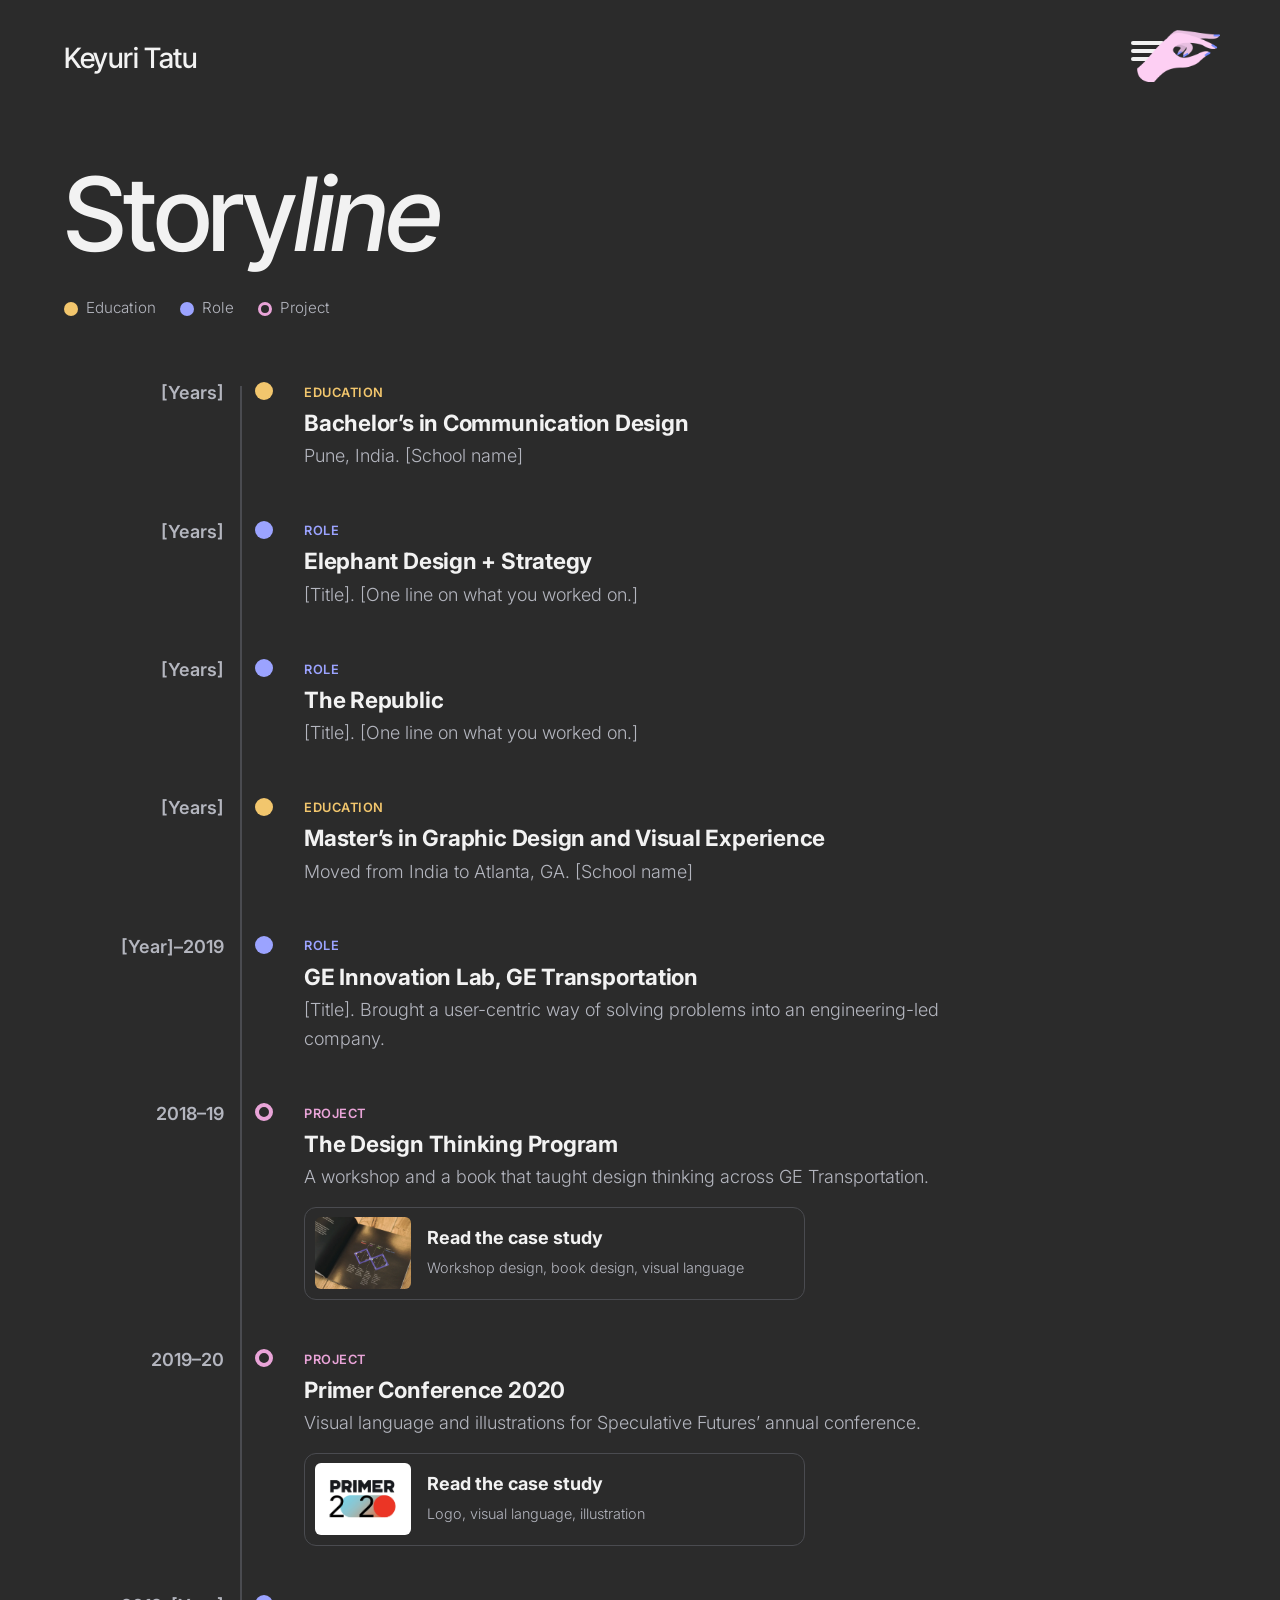
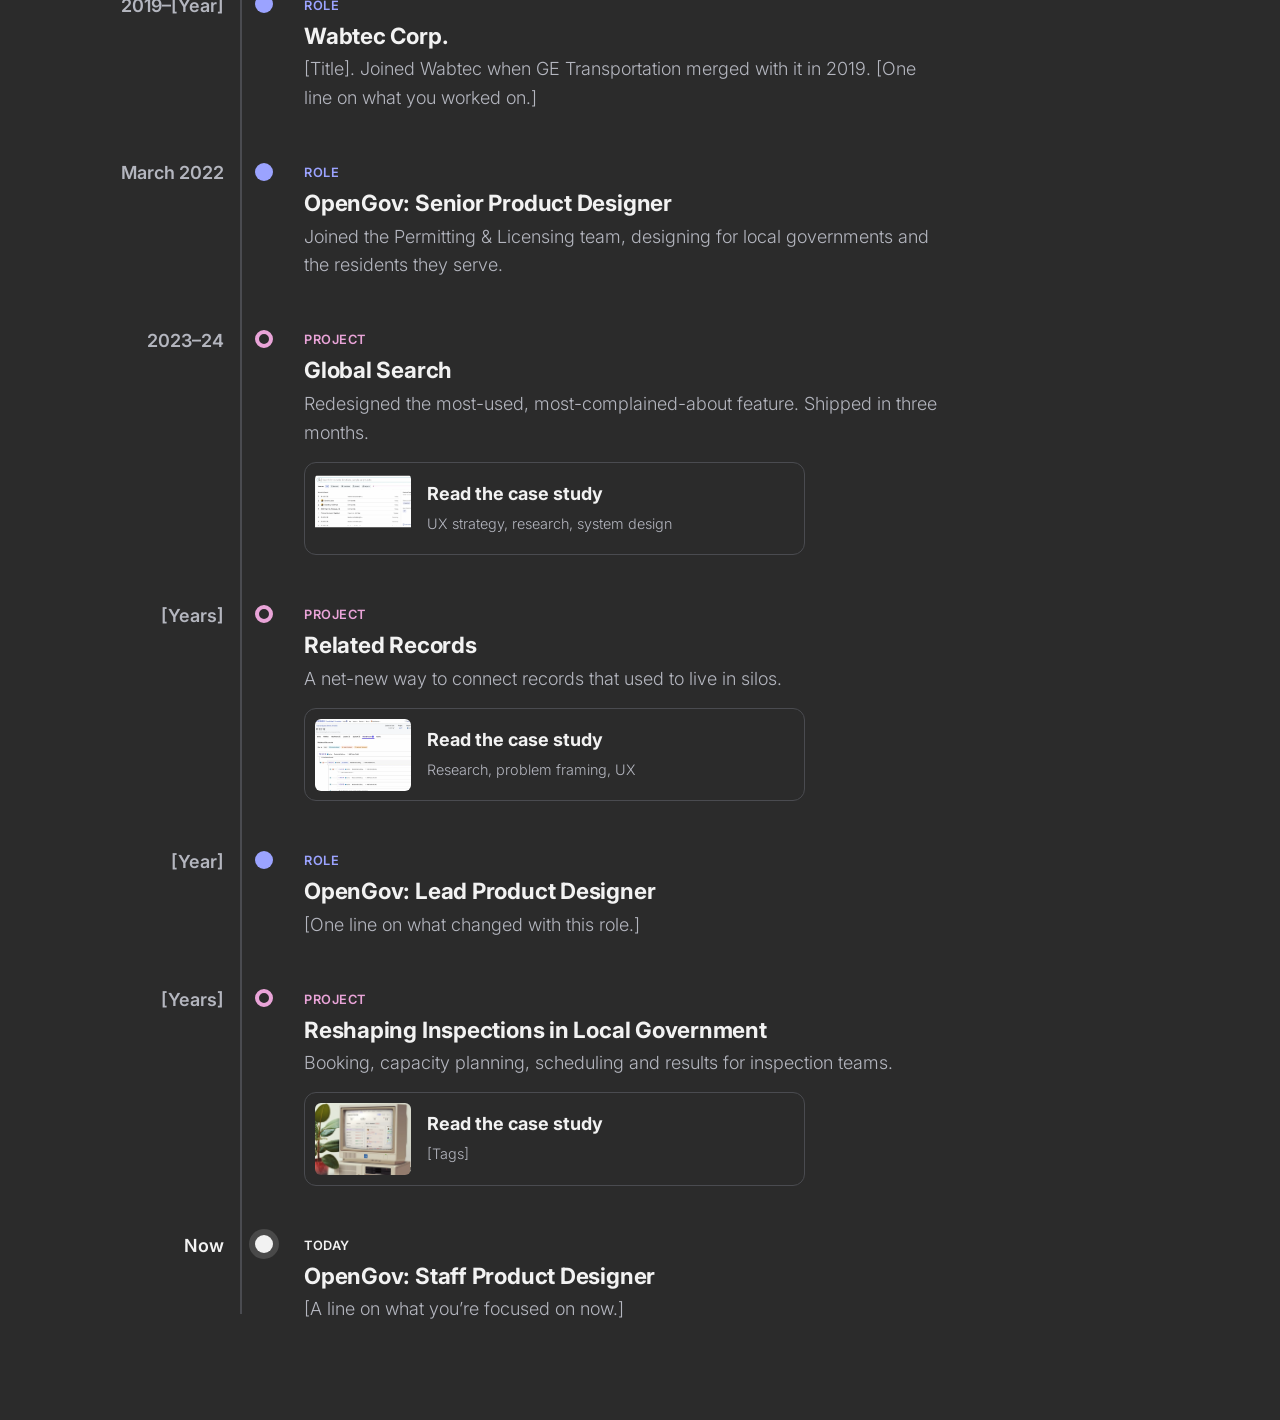
<file: storyline.html>
<!doctype html>
<html lang="en">
<head>
<meta charset="utf-8">
<meta name="viewport" content="width=device-width,initial-scale=1">
<title>Storyline – Keyuri Tatu</title>
<meta name="description" content="Keyuri Tatu, product designer. Case studies in UX strategy, research and system design.">
<link rel="icon" href="/media/logo-hand.png">
<link rel="preconnect" href="https://fonts.googleapis.com">
<link rel="preconnect" href="https://fonts.gstatic.com" crossorigin="">
<link href="https://fonts.googleapis.com/css2?family=Inter:wght@300;400;500;600;700&amp;family=Inter+Tight:ital,wght@0,400;0,500;0,600;1,500&amp;display=swap" rel="stylesheet">
<style>
body{margin:0;background:#2B2B2B}
a{color:inherit}
@font-face{font-family:"My Hand";src:url("/fonts/MyHand.woff2") format("woff2");font-weight:400;font-style:normal;font-display:swap}
a:focus-visible,button:focus-visible{outline:3px solid #9BA3FF;outline-offset:3px}
.tl{list-style:none;margin:0;padding:0;position:relative}
.tl::before{content:"";position:absolute;left:11rem;top:.6rem;bottom:.6rem;width:2px;background:#4A4B50}
.tl>li{display:grid;grid-template-columns:10rem 2rem minmax(0,1fr);column-gap:1.5rem;padding:0 0 2.75rem}
.tl .when{text-align:right;color:#B4B6BF;font-weight:600;padding-top:.15rem}
.tl .dot{width:18px;height:18px;border-radius:50%;margin:.35rem auto 0;position:relative;z-index:1;box-sizing:border-box}
.tl .what h3{margin:0;font-size:1.4rem;letter-spacing:-.01em;line-height:1.25}
.tl .what p{margin:.35rem 0 0;color:#B4B6BF;max-width:40rem}
.tl .kind{display:inline-block;font-size:.8rem;font-weight:600;letter-spacing:.04em;text-transform:uppercase;margin-bottom:.35rem}
.chapter{grid-column:1/-1}
.proj{display:flex;gap:1rem;align-items:center;margin-top:.9rem;max-width:30rem;padding:.6rem;border:1px solid #4A4B50;border-radius:12px;text-decoration:none}
.proj img{width:96px;height:72px;object-fit:cover;border-radius:6px;flex:none;background:#1F1F1F}
@media(max-width:700px){
.tl::before{left:8px}
.tl>li{grid-template-columns:18px minmax(0,1fr);column-gap:1rem}
.tl .when{grid-column:2;grid-row:1;text-align:left;padding:0}
.tl .dot{grid-column:1;grid-row:1/3;margin-top:.3rem}
.tl .what{grid-column:2}
}

.site-header{position:relative;z-index:20;display:flex;justify-content:space-between;align-items:center;padding:1.5rem clamp(1.25rem,5vw,4rem);font-family:'Inter',system-ui,sans-serif;font-size:18px;font-weight:300;color:#F2F2F2}
@font-face{font-family:"My Hand";src:url("/fonts/MyHand.woff2") format("woff2");font-weight:400;font-style:normal;font-display:swap}
.site-header .name{text-decoration:none;font-family:'Inter Tight','Inter',system-ui,sans-serif;font-weight:500;font-style:normal;font-size:28px;line-height:1.1;letter-spacing:-.01em;color:#F2F2F2}
.menu-btn{display:block;background:transparent;border:0;padding:4px 6px;border-radius:12px;cursor:pointer;line-height:0;min-width:44px;min-height:44px}
.menu-btn .trig{position:relative;display:block;width:87px;height:60px}
.menu-btn .trig i{position:absolute;left:8px;width:33px;height:3.8px;border-radius:2px;background:#F2F2F2}
.site-header.light .menu-btn .trig i{background:#37383F}
.menu-btn .trig img{position:absolute;left:13.6px;top:2px;width:83px;height:52px;display:block}
.site-menu{position:absolute;top:96px;right:clamp(1.25rem,5vw,4rem);width:280px;display:flex;flex-direction:column;padding:0;background:#2B2B2B;border:1px solid #55527E;border-radius:0;box-shadow:0 12px 32px rgba(0,0,0,.10)}
.site-menu[hidden]{display:none}
.site-menu a{display:flex;align-items:center;gap:12px;padding:16px 24px;border-bottom:1px solid #55527E;text-decoration:none;font-family:'Inter Tight','Inter',system-ui,sans-serif;font-style:normal;font-weight:500;font-size:24px;line-height:1.2;letter-spacing:-.015em;color:#F2F2F2;transition:background-color .2s}
.site-menu a:last-child{border-bottom:0}
.site-menu a::before{content:"";flex:none;width:8px;height:8px;border-radius:50%;background:transparent}
.site-menu a[aria-current="page"]::before{background:#F7A8E4}
.site-menu a:hover{background:#FDCFF3;color:#15171F}
.site-header.light{color:#15171F;background:#FFFFFF;box-shadow:0 2px 12px rgba(0,0,0,.08)}
.site-header.light .name{color:#15171F}
.site-header.light .site-menu{background:#FFFCF5;border-color:#E2E3EA}
.site-header.light .site-menu a{color:#15171F;border-color:#E2E3EA}
.site-header.light .site-menu a:hover{background:#FDCFF3}
body{overflow-wrap:break-word}
main{overflow-x:clip}
@media(max-width:600px){.lede{font-size:1.45rem!important}.title-wrap{display:block!important}.title-wrap h1{max-width:100%!important}main>div:first-child>div p,main>div:first-child>div h1{width:100%!important;max-width:100%!important}.mind-item{padding-left:1.25rem!important;padding-right:1.25rem!important}}
.video{position:relative;aspect-ratio:16/9;background:#1F1F1F}.video iframe{position:absolute;inset:0;width:100%;height:100%;border:0}
</style>
</head>
<body>
<div style="min-height: 100vh; background: #2B2B2B; color: #F2F2F2; font-family: 'Inter', system-ui, sans-serif; font-size: 18px; line-height: 1.6; font-weight: 300">
<header class="site-header"><a class="name" href="/">Keyuri Tatu</a><button type="button" class="menu-btn" aria-label="Open menu" aria-expanded="false" aria-controls="site-menu"><span class="trig"><i style="top:13px"></i><i style="top:21px"></i><i style="top:29px"></i><img src="/media/menu-hand.png" alt=""></span></button><nav id="site-menu" class="site-menu" aria-label="Site" hidden><a href="/">Case Studies</a><a href="/about">About Me</a><a href="/storyline" aria-current="page">Storyline</a><a href="/resume">Resume</a><a href="/other-things">Other Things</a></nav></header>
<main style="padding: 0 clamp(1.25rem, 5vw, 4rem) 6rem">
<article style="max-width: 68rem; margin-top: 3rem">
<h1 style="font-size: clamp(2.6rem, 8vw, 6.5rem); line-height: 0.98; letter-spacing: -0.025em; font-family: 'Inter Tight', 'Inter', system-ui, sans-serif; font-weight: 500; margin: 0 0 2rem; font-style: normal">Story<em style="font-style: italic;">line</em></h1>


<div style="display: flex; flex-wrap: wrap; gap: 1.5rem; margin: 0 0 3.5rem; color: #B4B6BF; font-size: 0.95rem">
<span style="display: inline-flex; align-items: center; gap: 8px"><span style="width: 14px; height: 14px; border-radius: 50%; background: #F2C66D" aria-hidden="true"></span>Education</span>
<span style="display: inline-flex; align-items: center; gap: 8px"><span style="width: 14px; height: 14px; border-radius: 50%; background: #9BA3FF" aria-hidden="true"></span>Role</span>
<span style="display: inline-flex; align-items: center; gap: 8px"><span style="width: 14px; height: 14px; border-radius: 50%; border: 3px solid #E9A4D8; box-sizing: border-box" aria-hidden="true"></span>Project</span>
</div>

<ol class="tl">

<li>
<div class="when">[Years]</div>
<div class="dot" style="background: #F2C66D" aria-hidden="true"></div>
<div class="what"><span class="kind" style="color: #F2C66D">Education</span><h3>Bachelor’s in Communication Design</h3><p>Pune, India. [School name]</p></div>
</li>

<li>
<div class="when">[Years]</div>
<div class="dot" style="background: #9BA3FF" aria-hidden="true"></div>
<div class="what"><span class="kind" style="color: #9BA3FF">Role</span><h3>Elephant Design + Strategy</h3><p>[Title]. [One line on what you worked on.]</p></div>
</li>

<li>
<div class="when">[Years]</div>
<div class="dot" style="background: #9BA3FF" aria-hidden="true"></div>
<div class="what"><span class="kind" style="color: #9BA3FF">Role</span><h3>The Republic</h3><p>[Title]. [One line on what you worked on.]</p></div>
</li>

<li>
<div class="when">[Years]</div>
<div class="dot" style="background: #F2C66D" aria-hidden="true"></div>
<div class="what"><span class="kind" style="color: #F2C66D">Education</span><h3>Master’s in Graphic Design and Visual Experience</h3><p>Moved from India to Atlanta, GA. [School name]</p></div>
</li>

<li>
<div class="when">[Year]–2019</div>
<div class="dot" style="background: #9BA3FF" aria-hidden="true"></div>
<div class="what"><span class="kind" style="color: #9BA3FF">Role</span><h3>GE Innovation Lab, GE Transportation</h3><p>[Title]. Brought a user-centric way of solving problems into an engineering-led company.</p></div>
</li>

<li>
<div class="when">2018–19</div>
<div class="dot" style="border: 4px solid #E9A4D8" aria-hidden="true"></div>
<div class="what"><span class="kind" style="color: #E9A4D8">Project</span><h3>The Design Thinking Program</h3><p>A workshop and a book that taught design thinking across GE Transportation.</p>
<a class="proj" href="/the-design-thinking-program"><img src="/media/portfolio-pageimg-dtp-book-inside-reduced.webp" alt=""><span><b style="display: block">Read the case study</b><span style="color: #B4B6BF; font-size: 0.9rem">Workshop design, book design, visual language</span></span></a></div>
</li>

<li>
<div class="when">2019–20</div>
<div class="dot" style="border: 4px solid #E9A4D8" aria-hidden="true"></div>
<div class="what"><span class="kind" style="color: #E9A4D8">Project</span><h3>Primer Conference 2020</h3><p>Visual language and illustrations for Speculative Futures’ annual conference.</p>
<a class="proj" href="/primer-conference"><img src="/media/p2020-s6-avatar-1.webp" alt=""><span><b style="display: block">Read the case study</b><span style="color: #B4B6BF; font-size: 0.9rem">Logo, visual language, illustration</span></span></a></div>
</li>

<li>
<div class="when">2019–[Year]</div>
<div class="dot" style="background: #9BA3FF" aria-hidden="true"></div>
<div class="what"><span class="kind" style="color: #9BA3FF">Role</span><h3>Wabtec Corp.</h3><p>[Title]. Joined Wabtec when GE Transportation merged with it in 2019. [One line on what you worked on.]</p></div>
</li>

<li>
<div class="when">March 2022</div>
<div class="dot" style="background: #9BA3FF" aria-hidden="true"></div>
<div class="what"><span class="kind" style="color: #9BA3FF">Role</span><h3>OpenGov: Senior Product Designer</h3><p>Joined the Permitting &amp; Licensing team, designing for local governments and the residents they serve.</p></div>
</li>

<li>
<div class="when">2023–24</div>
<div class="dot" style="border: 4px solid #E9A4D8" aria-hidden="true"></div>
<div class="what"><span class="kind" style="color: #E9A4D8">Project</span><h3>Global Search</h3><p>Redesigned the most-used, most-complained-about feature. Shipped in three months.</p>
<a class="proj" href="/global-search"><img src="/media/gs-thumb.webp" alt=""><span><b style="display: block">Read the case study</b><span style="color: #B4B6BF; font-size: 0.9rem">UX strategy, research, system design</span></span></a></div>
</li>

<li>
<div class="when">[Years]</div>
<div class="dot" style="border: 4px solid #E9A4D8" aria-hidden="true"></div>
<div class="what"><span class="kind" style="color: #E9A4D8">Project</span><h3>Related Records</h3><p>A net-new way to connect records that used to live in silos.</p>
<a class="proj" href="/related-records"><img src="/media/thumb-related-records-wide.webp" alt="" style="object-position: left top"><span><b style="display: block">Read the case study</b><span style="color: #B4B6BF; font-size: 0.9rem">Research, problem framing, UX</span></span></a></div>
</li>

<li>
<div class="when">[Year]</div>
<div class="dot" style="background: #9BA3FF" aria-hidden="true"></div>
<div class="what"><span class="kind" style="color: #9BA3FF">Role</span><h3>OpenGov: Lead Product Designer</h3><p>[One line on what changed with this role.]</p></div>
</li>

<li>
<div class="when">[Years]</div>
<div class="dot" style="border: 4px solid #E9A4D8" aria-hidden="true"></div>
<div class="what"><span class="kind" style="color: #E9A4D8">Project</span><h3>Reshaping Inspections in Local Government</h3><p>Booking, capacity planning, scheduling and results for inspection teams.</p>
<a class="proj" href="/inspections"><img src="/media/thumb-inspections.webp" alt=""><span><b style="display: block">Read the case study</b><span style="color: #B4B6BF; font-size: 0.9rem">[Tags]</span></span></a></div>
</li>

<li style="padding-bottom: 0">
<div class="when" style="color: #F2F2F2">Now</div>
<div class="dot" style="background: #F2F2F2; box-shadow: 0 0 0 6px rgba(242, 242, 242, 0.15)" aria-hidden="true"></div>
<div class="what"><span class="kind" style="color: #F2F2F2">Today</span><h3>OpenGov: Staff Product Designer</h3><p>[A line on what you’re focused on now.]</p></div>
</li>

</ol>
</article>
</main>
</div>
<script>
(function(){var b=document.querySelector('.menu-btn'),m=document.getElementById('site-menu');
function set(o){m.hidden=!o;b.setAttribute('aria-expanded',o);b.setAttribute('aria-label',o?'Close menu':'Open menu')}
b.addEventListener('click',function(e){e.stopPropagation();set(m.hidden)});
document.addEventListener('click',function(e){if(!m.hidden&&!m.contains(e.target))set(false)});
document.addEventListener('keydown',function(e){if(e.key==='Escape'&&!m.hidden){set(false);b.focus()}});})();
</script>
</body>
</html>
</file>
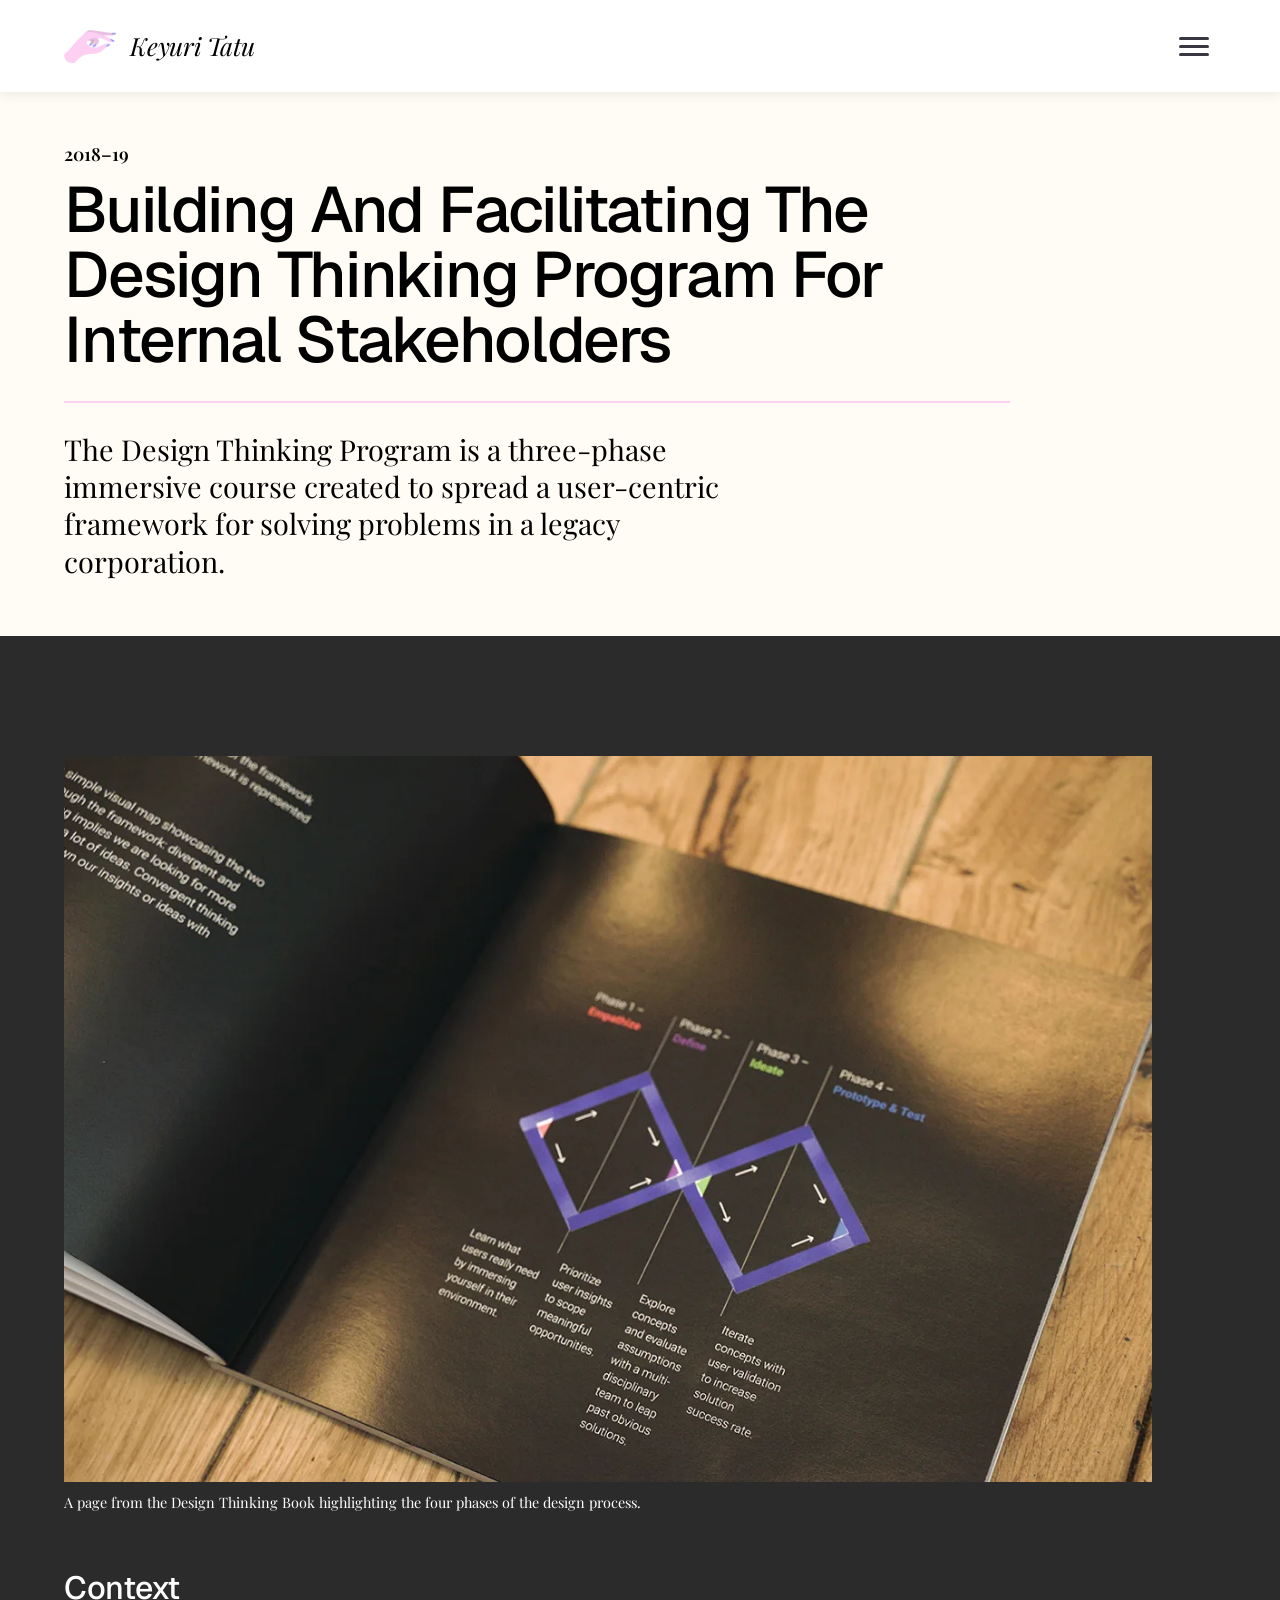
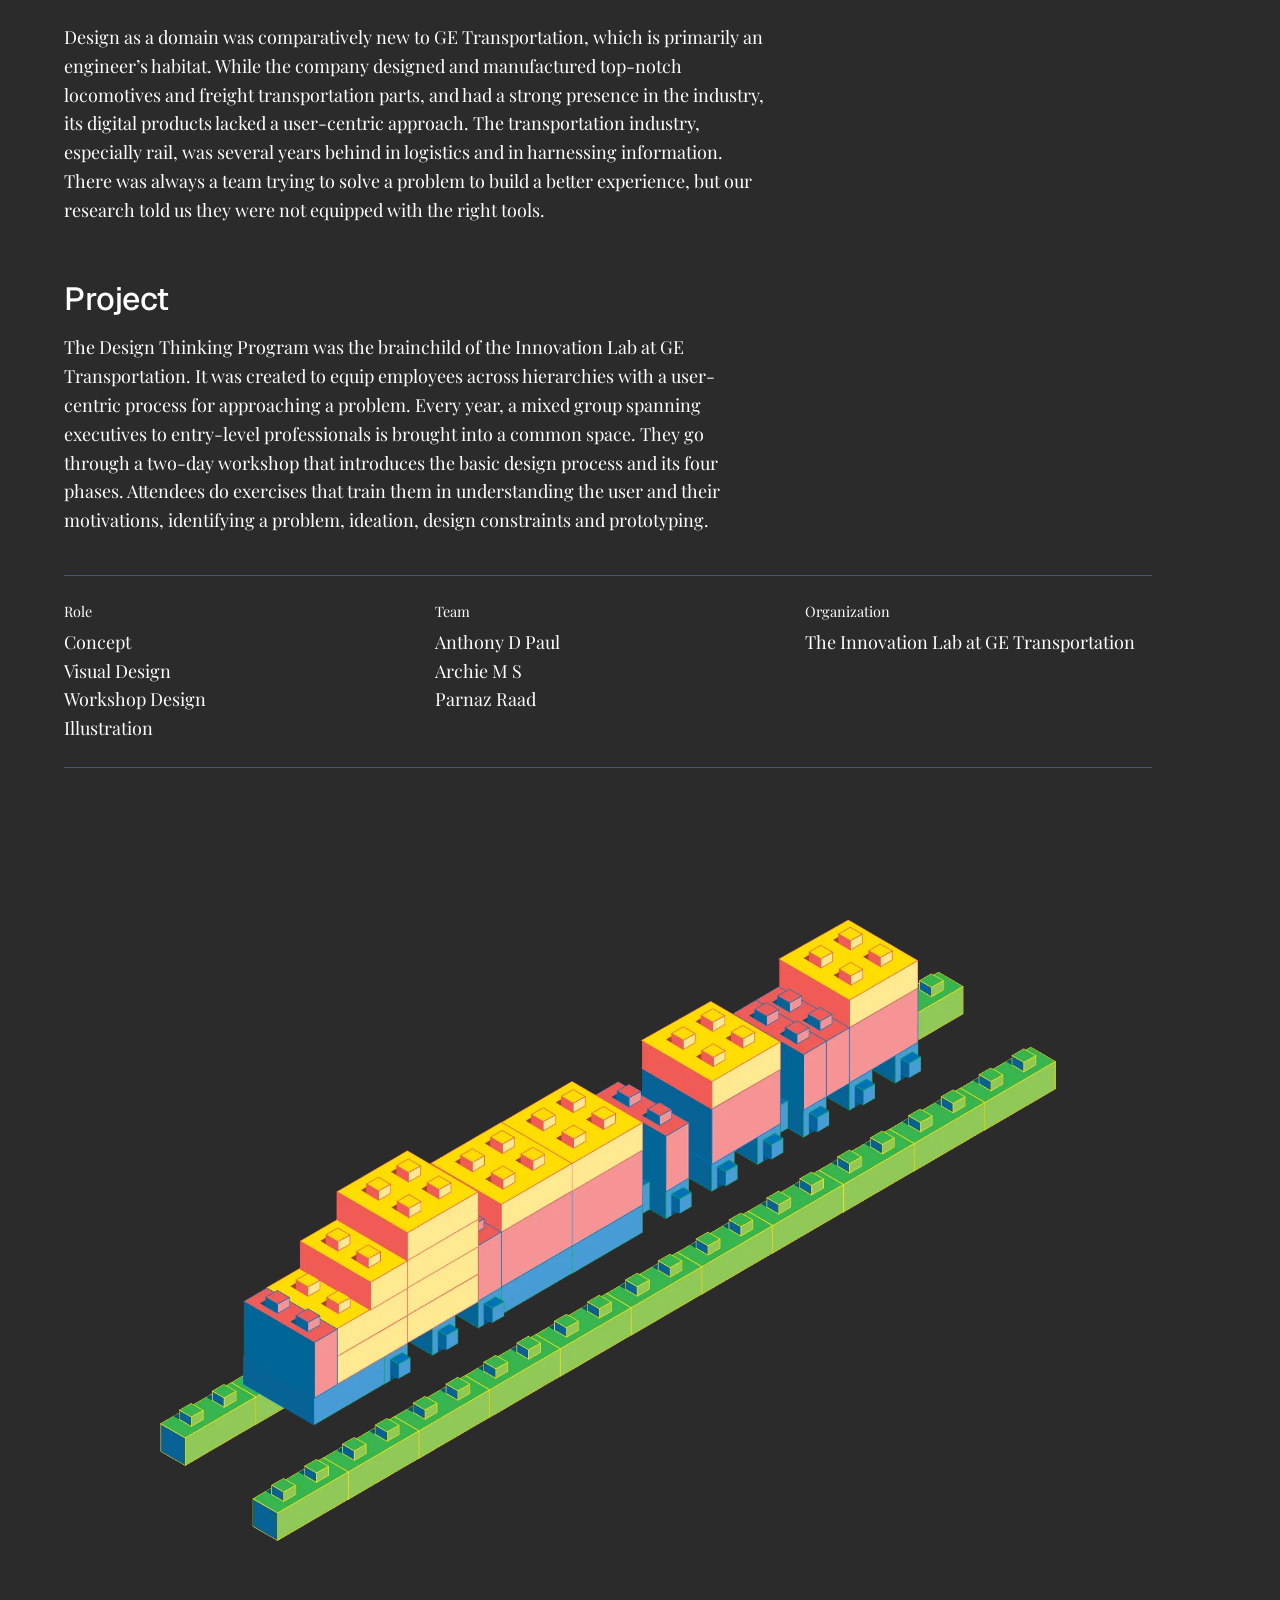
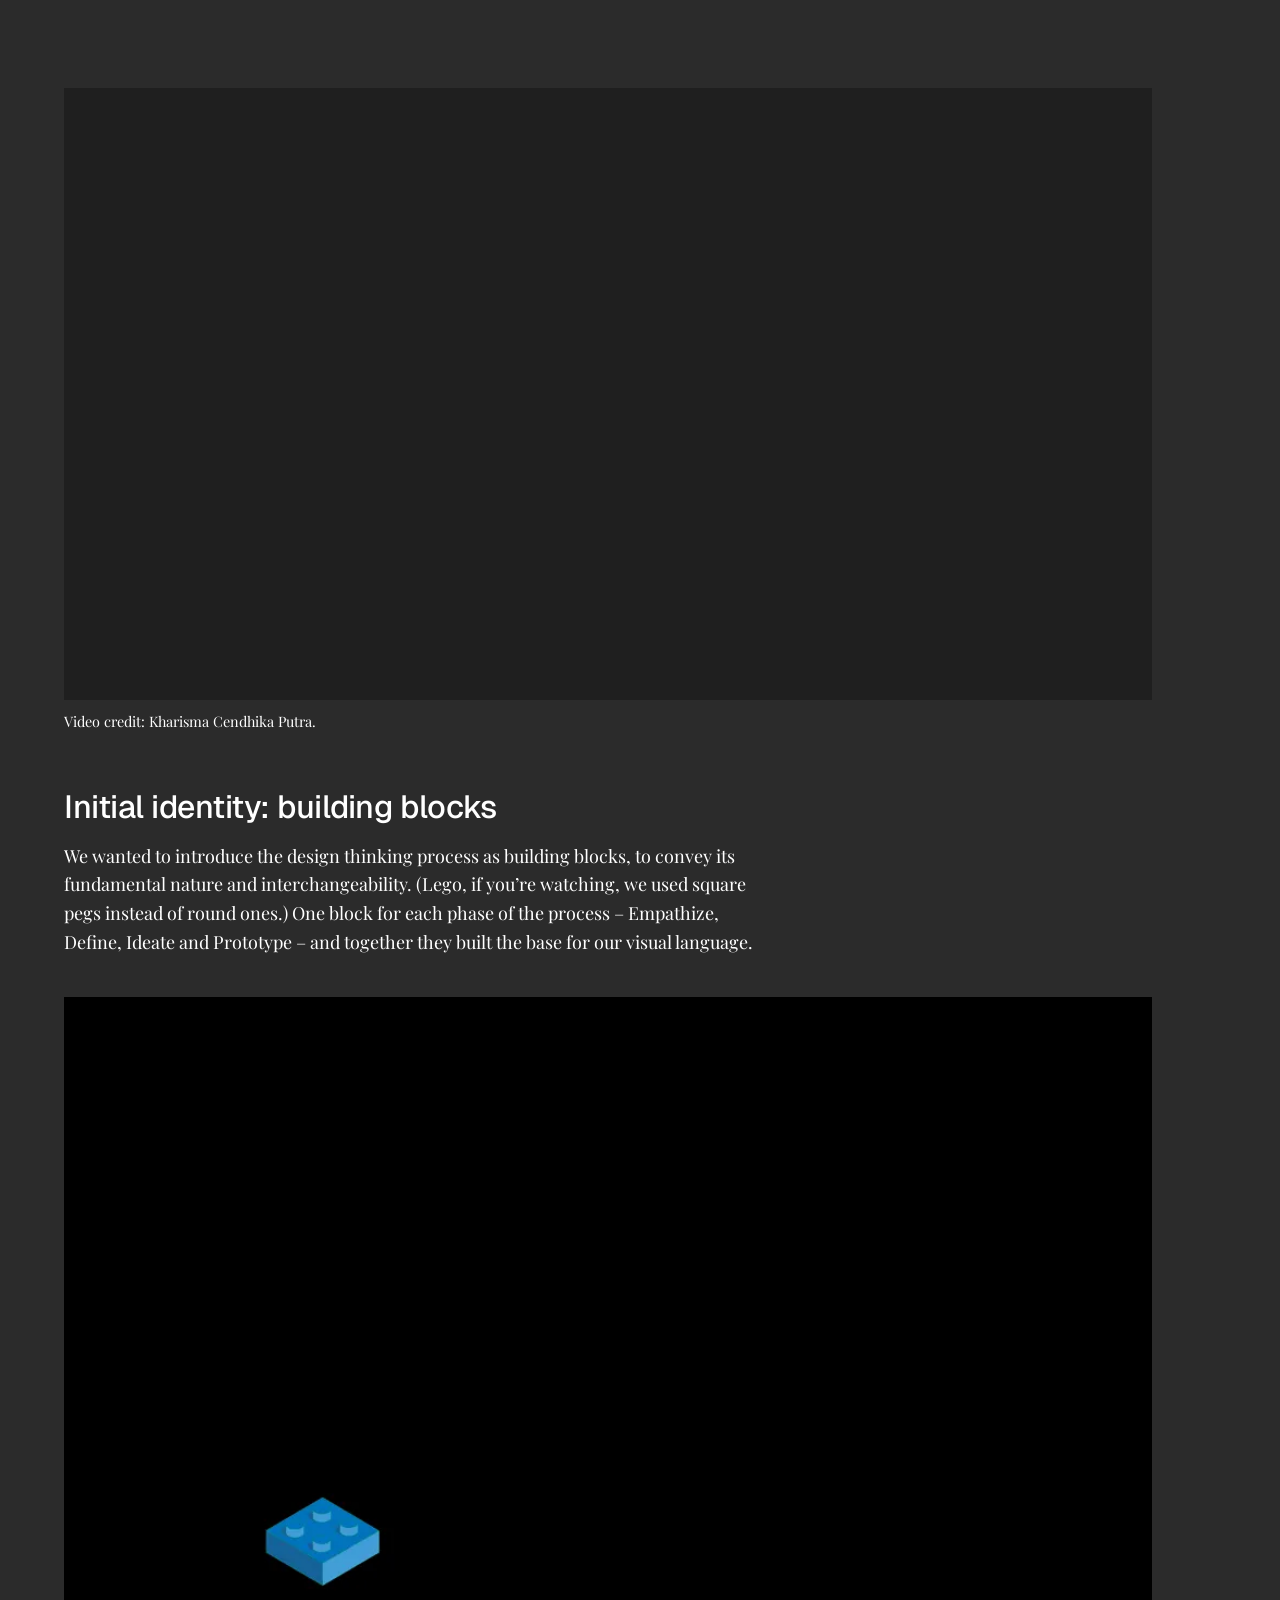
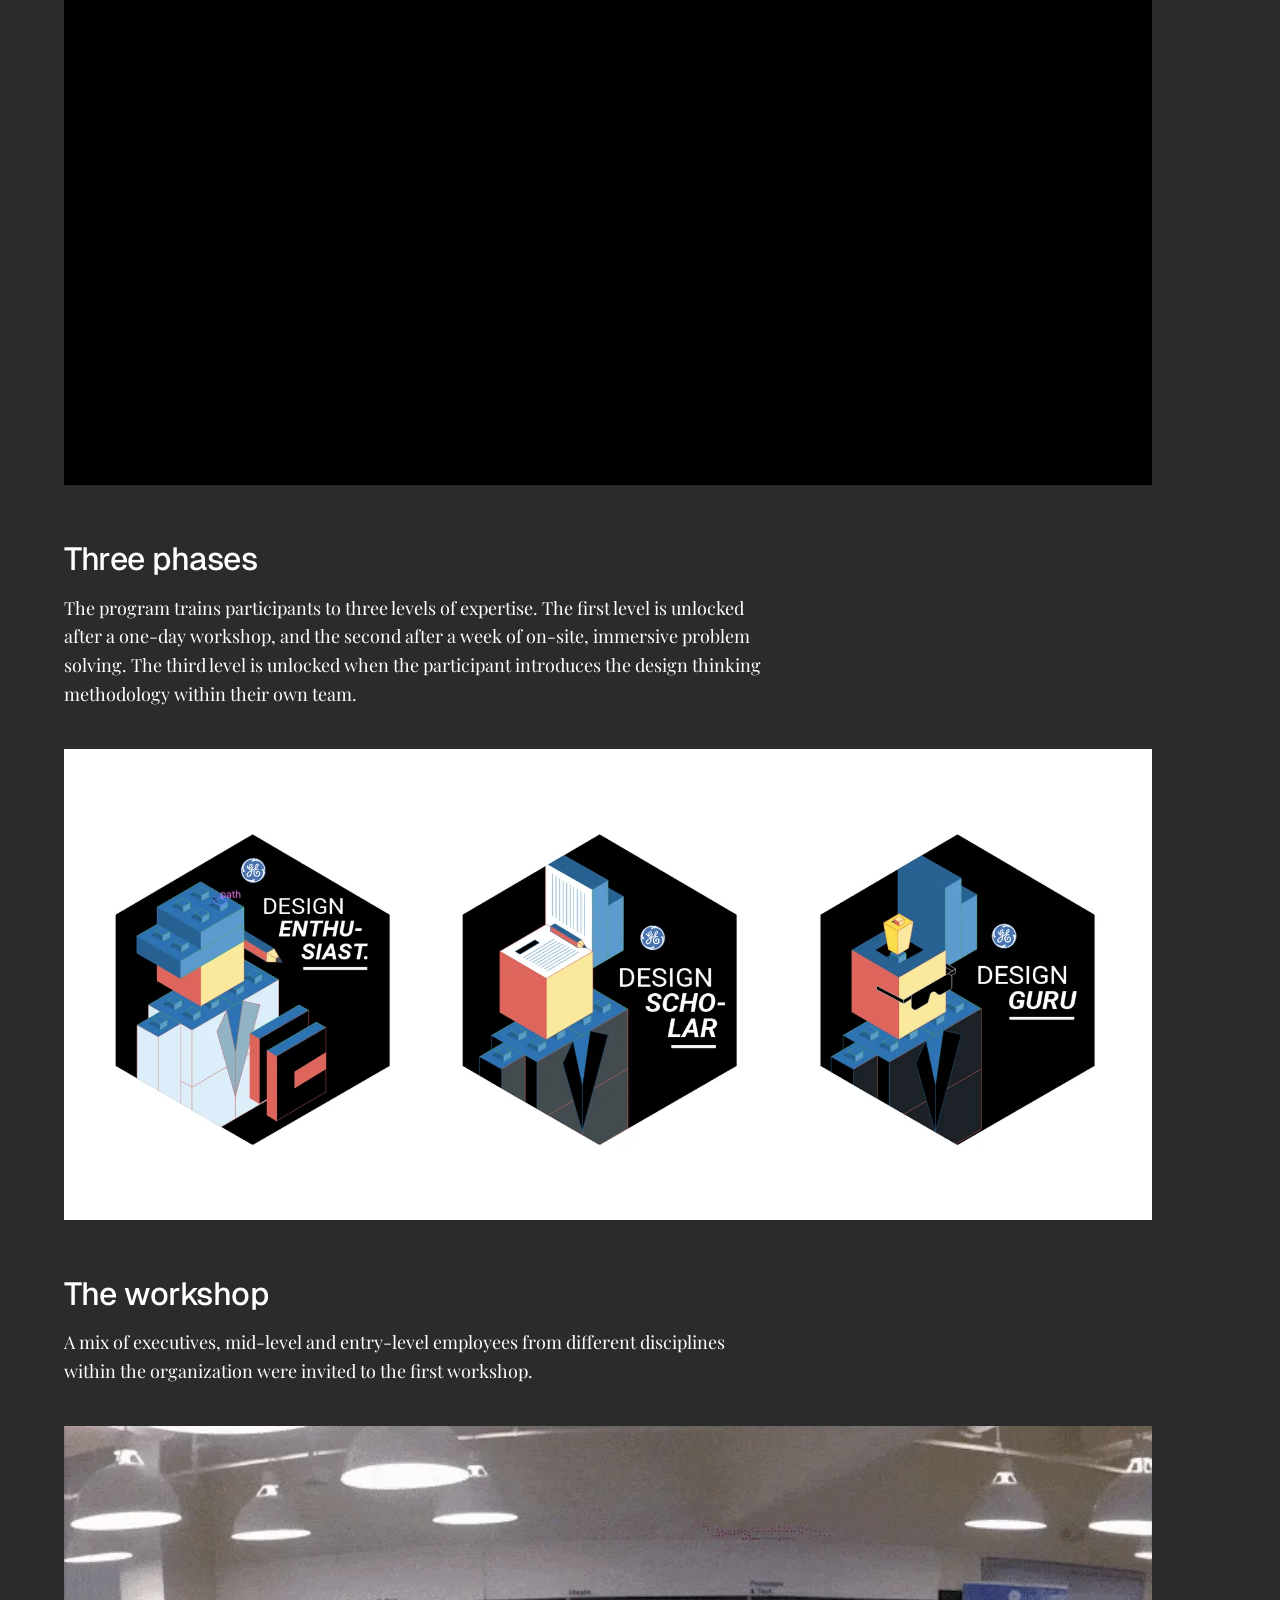
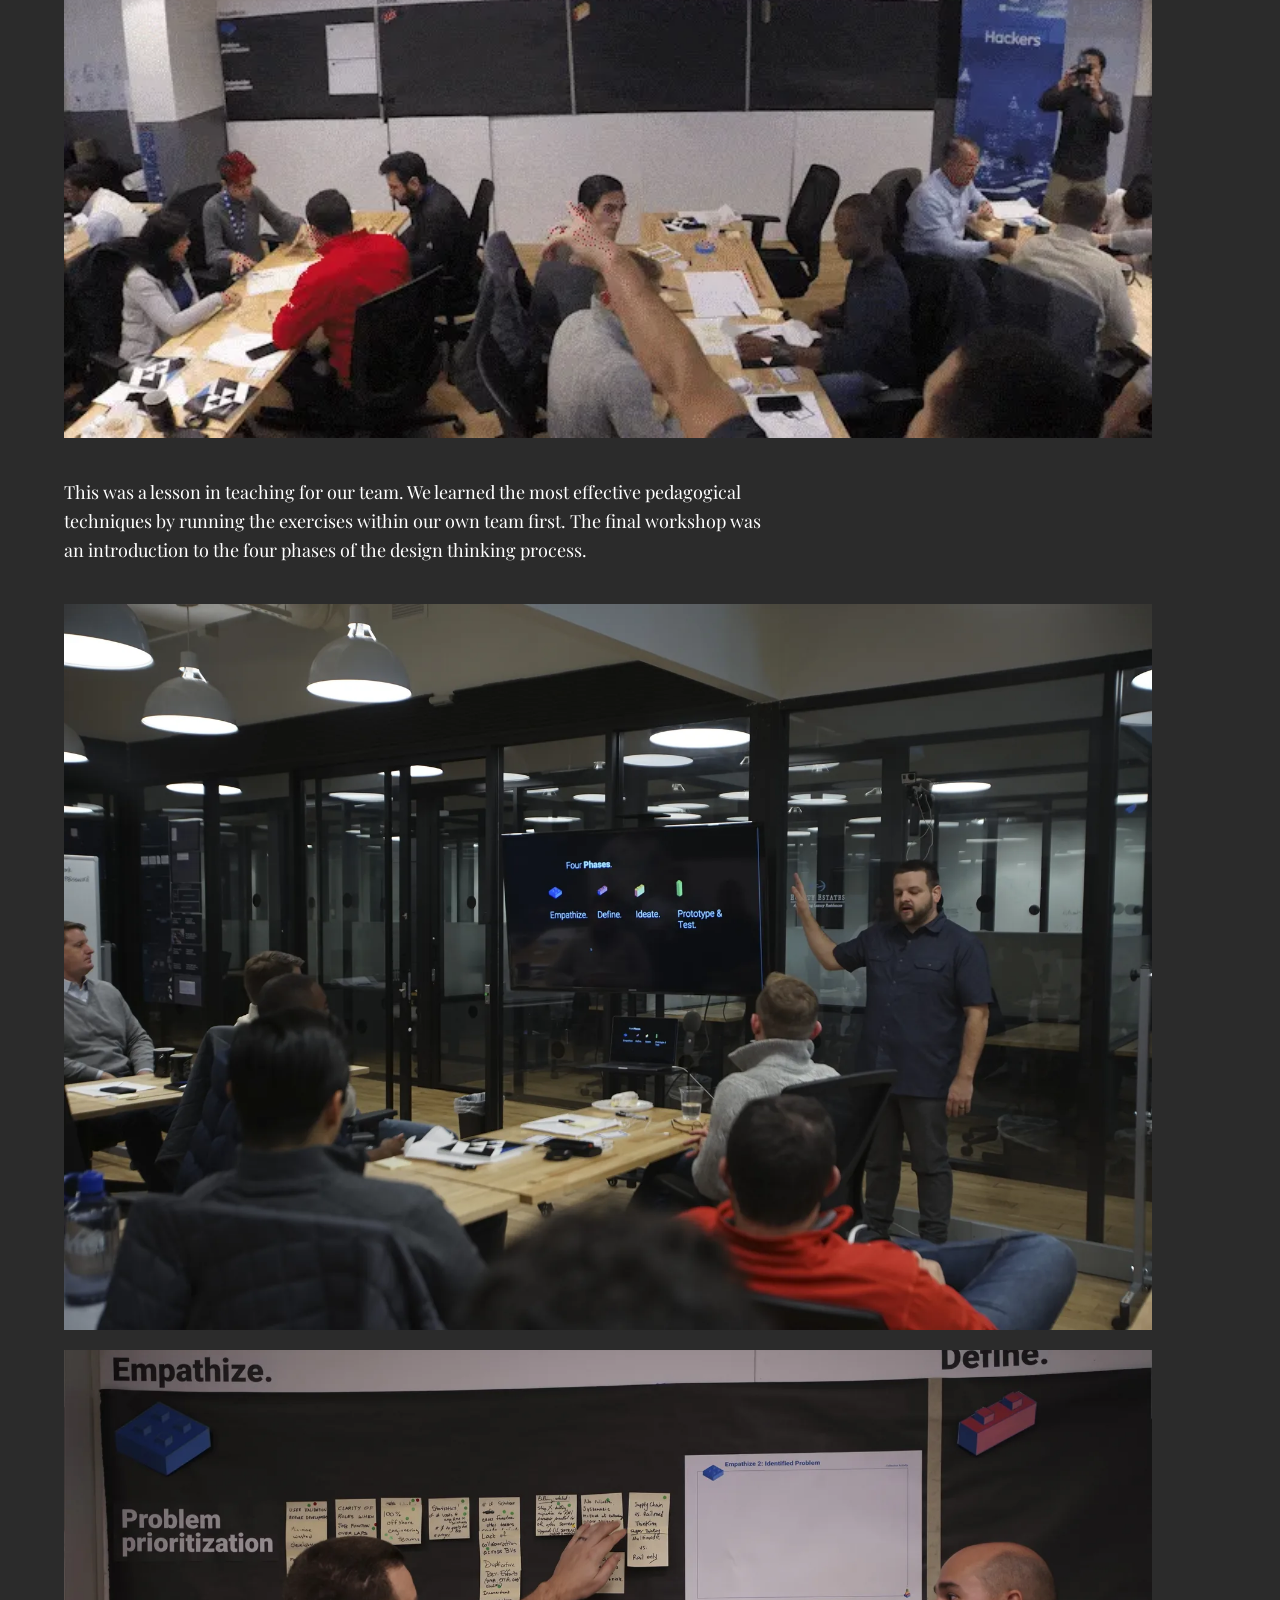
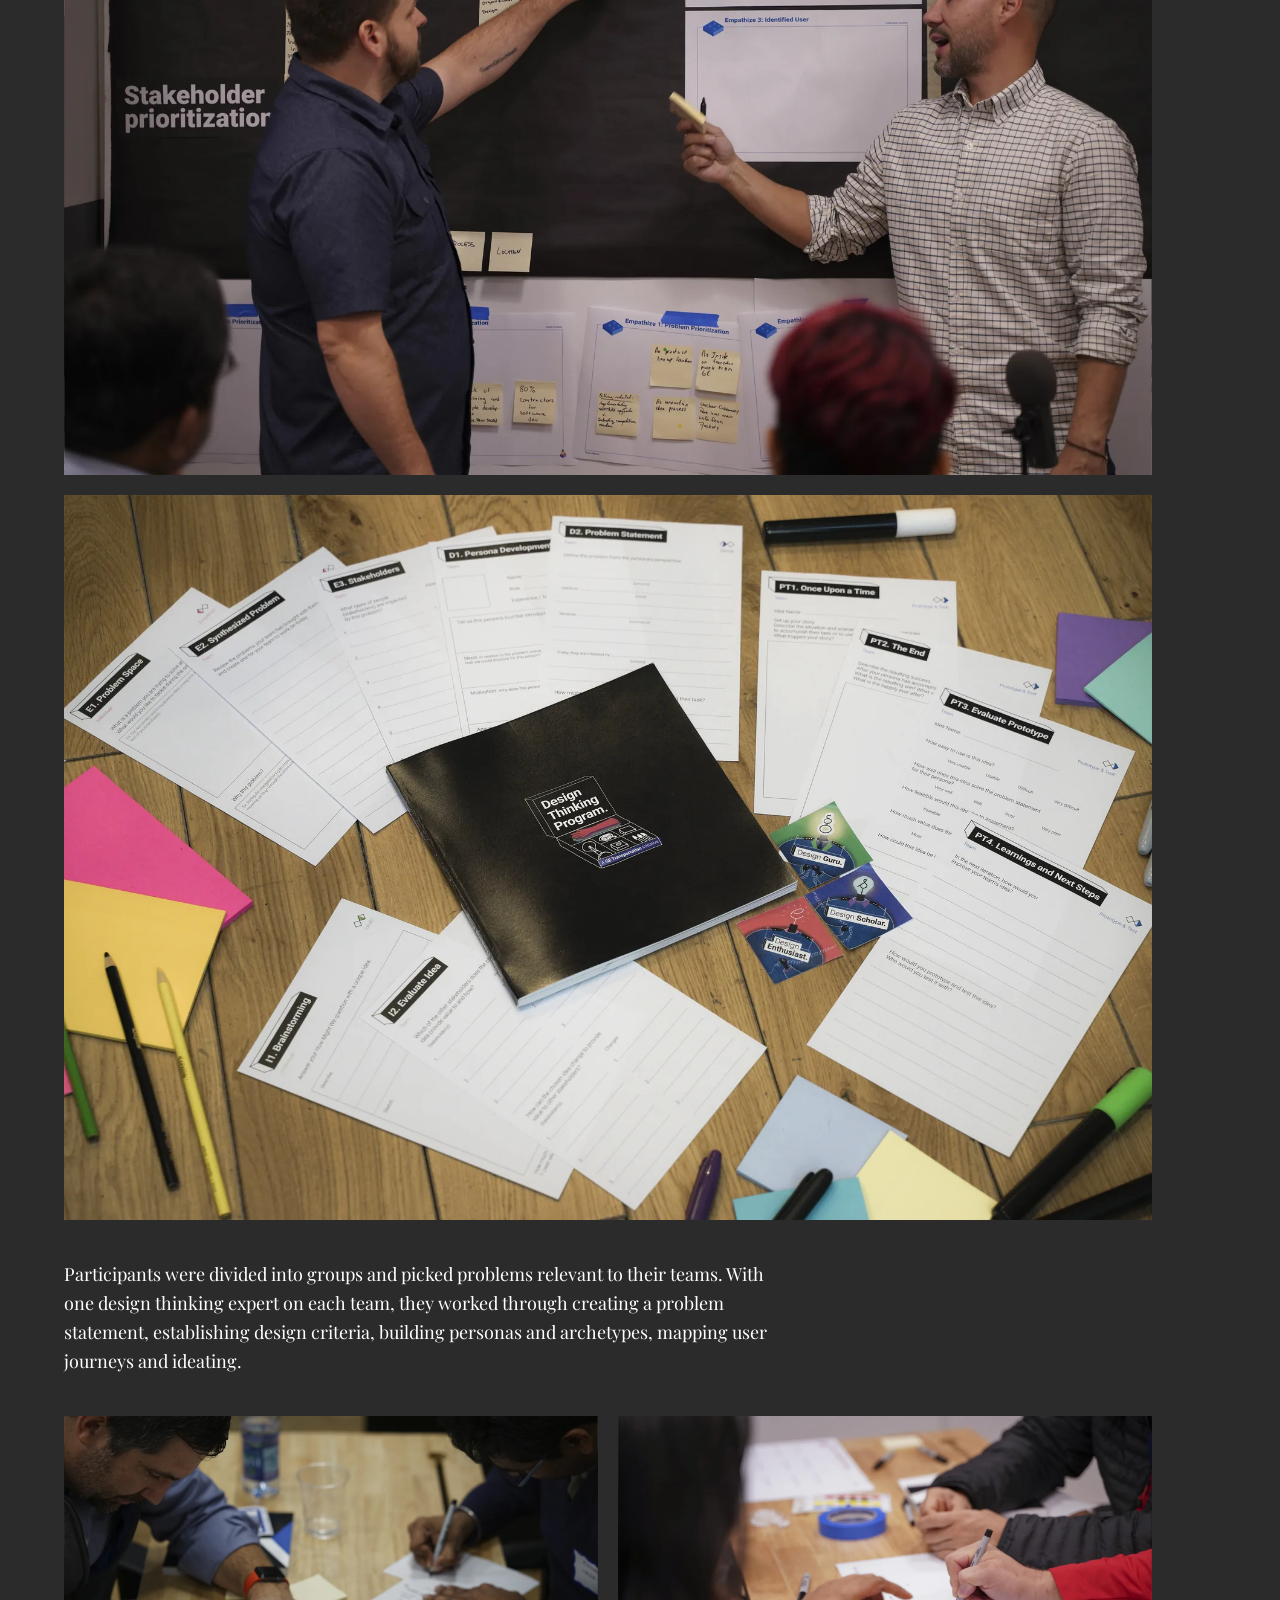
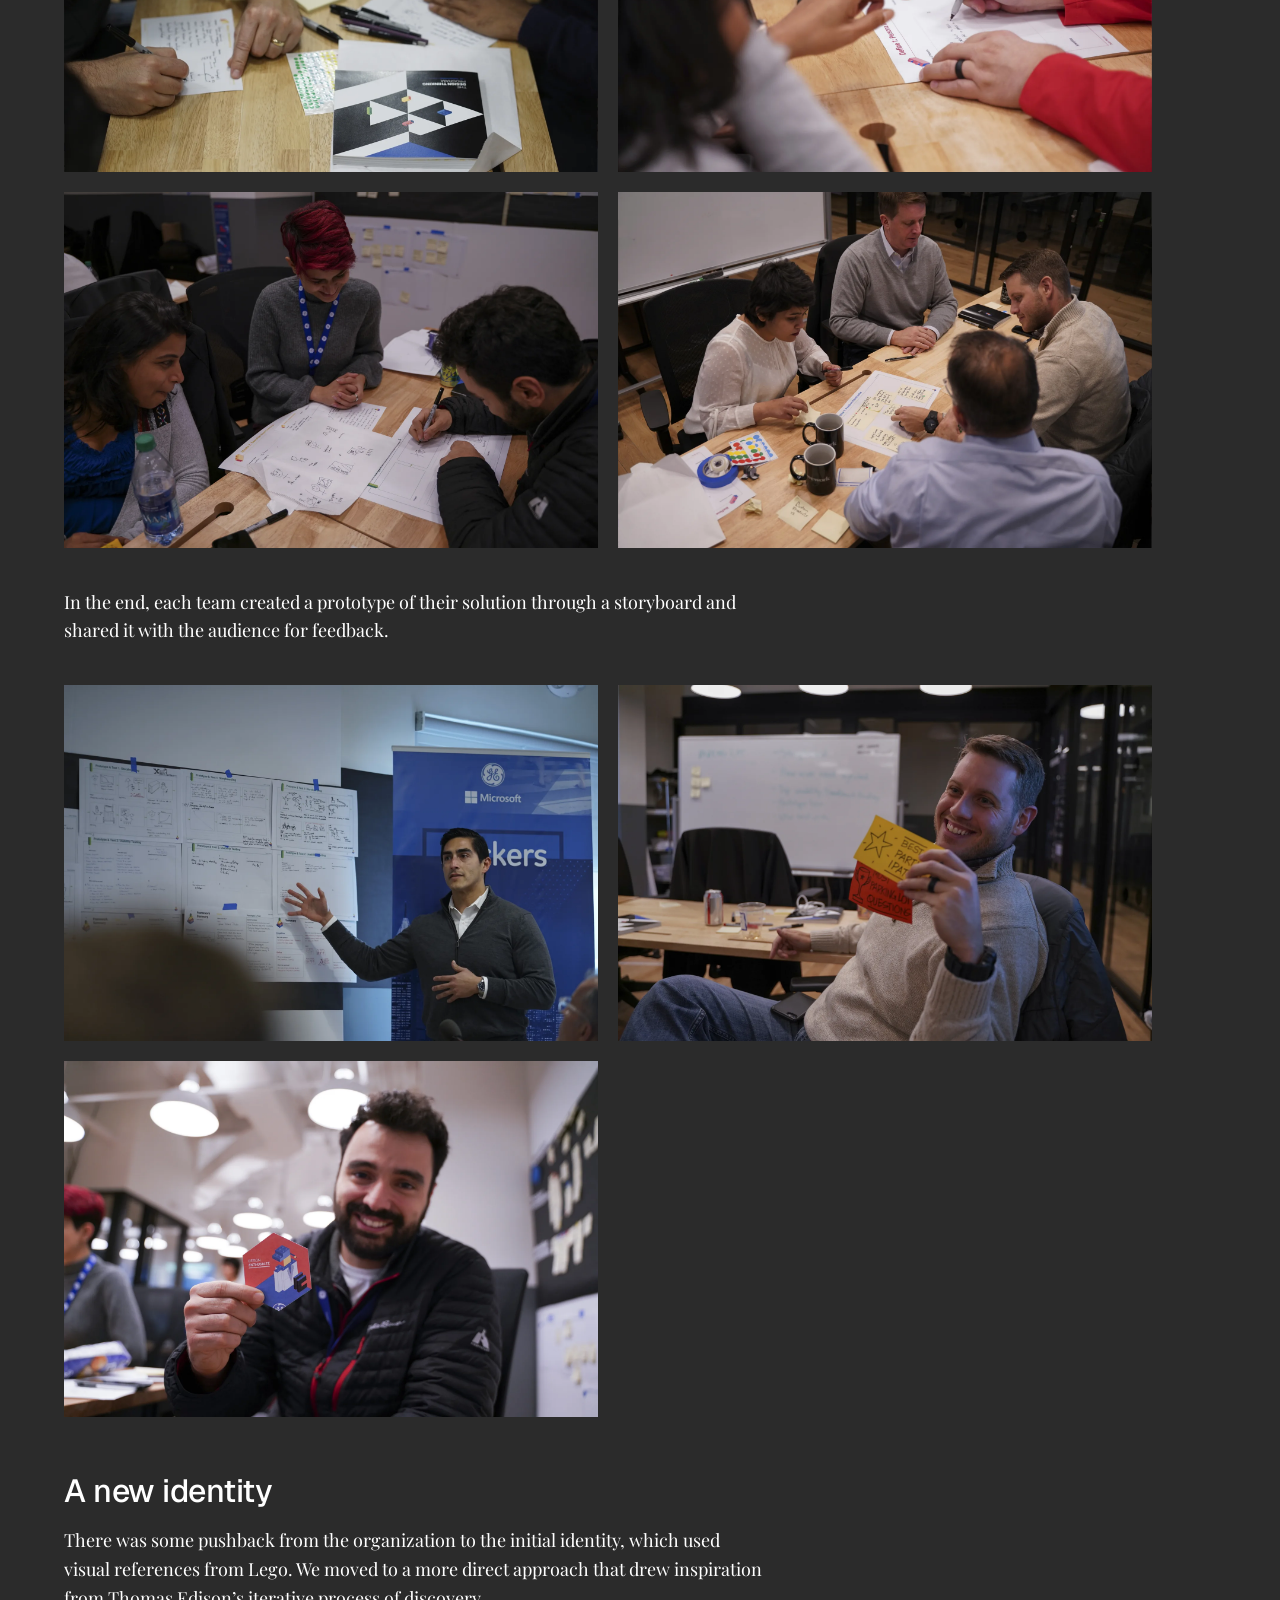
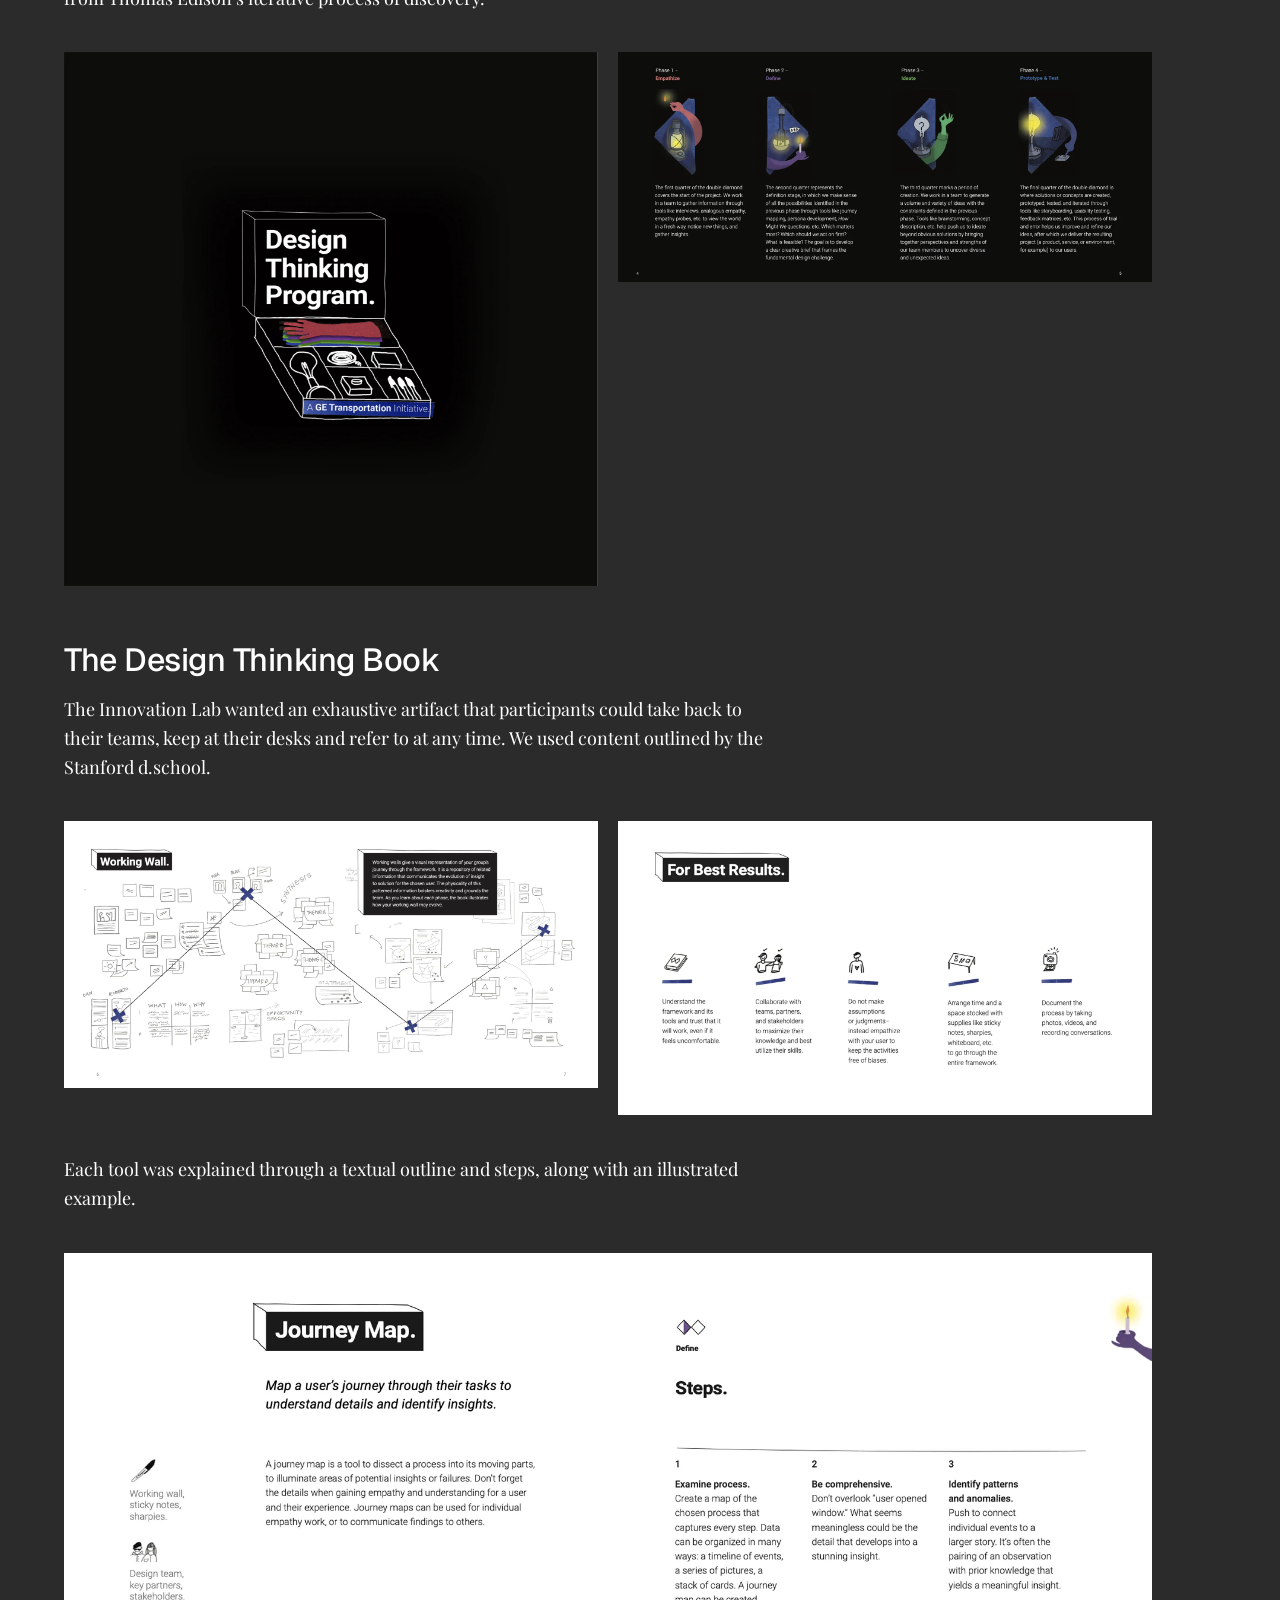
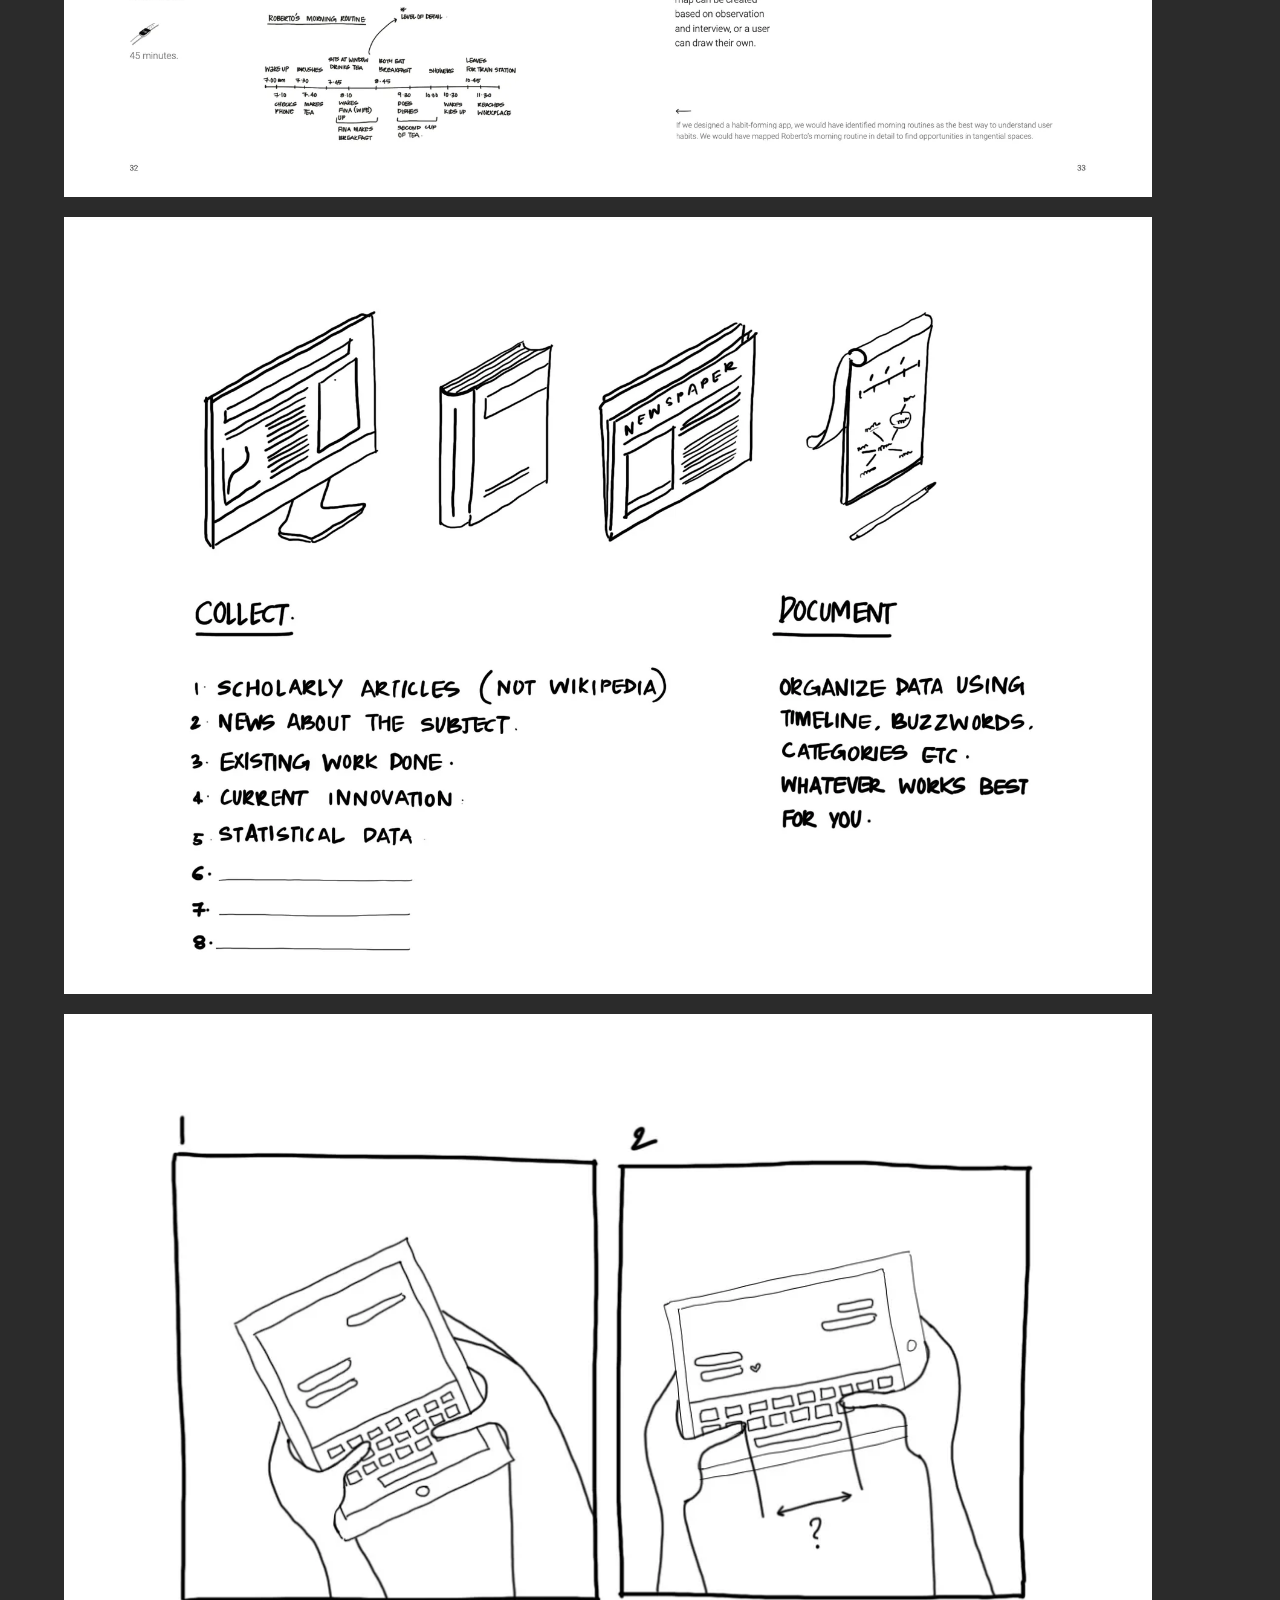
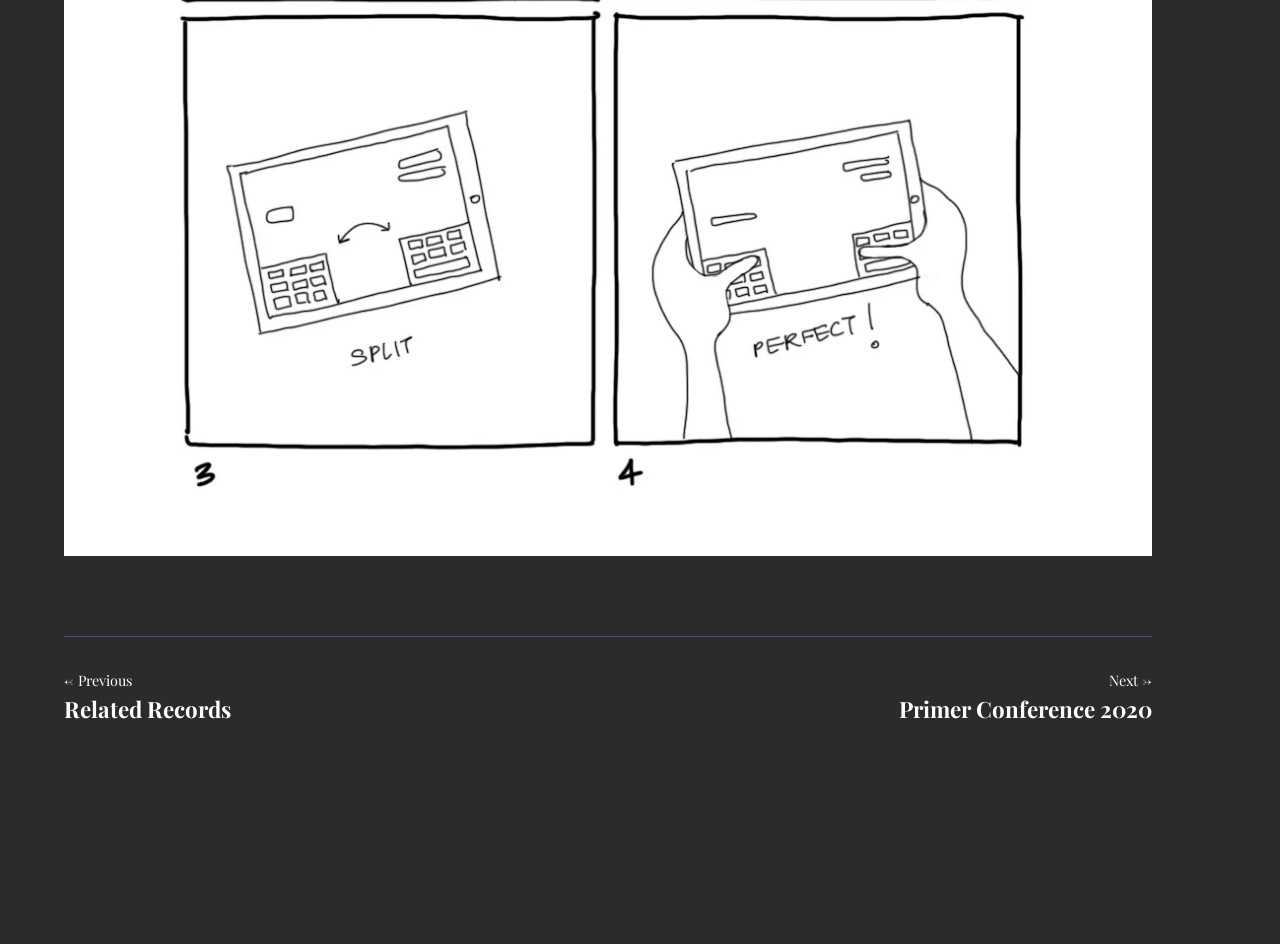
<file: the-design-thinking-program.html>
<!doctype html>
<html lang="en">
<head>
<meta charset="utf-8">
<meta name="viewport" content="width=device-width,initial-scale=1">
<title>The Design Thinking Program – Keyuri Tatu</title>
<meta name="description" content="The Design Thinking Program is a three-phase immersive course created to spread a user-centric framework for solving problems in a legacy corporation.">
<meta property="og:type" content="website">
<meta property="og:site_name" content="Keyuri Tatu">
<meta property="og:title" content="The Design Thinking Program – Keyuri Tatu">
<meta property="og:description" content="The Design Thinking Program is a three-phase immersive course created to spread a user-centric framework for solving problems in a legacy corporation.">
<meta property="og:url" content="https://keyuritatu.com/the-design-thinking-program">
<meta property="og:image" content="https://keyuritatu.com/media/social-card.png">
<meta property="og:image:width" content="1200">
<meta property="og:image:height" content="630">
<meta property="og:image:alt" content="Keyuri Tatu, Staff Product Designer, keyuritatu.com">
<meta name="twitter:card" content="summary_large_image">
<meta name="twitter:image" content="https://keyuritatu.com/media/social-card.png">
<link rel="icon" href="/media/logo-hand.png">
<link rel="preconnect" href="https://fonts.googleapis.com">
<link rel="preconnect" href="https://fonts.gstatic.com" crossorigin="">
<link href="https://fonts.googleapis.com/css2?family=Playfair+Display:ital,wght@0,400;0,500;0,600;0,700;1,400&amp;family=Geist:wght@400;500;600&amp;display=swap" rel="stylesheet">
<style>
body{margin:0;background:#2B2B2B}
a{color:inherit}
@font-face{font-family:"My Hand";src:url("/fonts/MyHand.woff2") format("woff2");font-weight:400;font-style:normal;font-display:swap}
a:focus-visible{outline:3px solid #9BA3FF;outline-offset:3px}
article p{margin:0 0 1.1rem}
article>p,article>h2,article>h3,article>ul,article>.lede{max-width:44rem}
article h2{margin:3.5rem 0 1rem;font-size:2rem;letter-spacing:-.015em;line-height:1.15;font-family:'Geist',system-ui,sans-serif;font-weight:500;font-style:normal}
figure{margin:2.5rem 0}figure img,figure video{width:100%;height:auto;display:block;background:transparent}
figcaption{margin-top:.6rem;color:#FFFFFF;font-size:.9rem}
.grid{display:grid;gap:1.25rem;margin:2.5rem 0}.grid figure{margin:0}
.g1{grid-template-columns:minmax(0,1fr)}.g2{grid-template-columns:repeat(2,minmax(0,1fr))}
.meta{display:grid;grid-template-columns:repeat(auto-fit,minmax(11rem,1fr));gap:1.5rem;margin:2.5rem 0;padding:1.5rem 0;border-top:1px solid #4B5577;border-bottom:1px solid #4B5577}
.meta dt{color:#FFFFFF;font-size:.9rem;margin-bottom:.3rem}.meta dd{margin:0}
@media(max-width:600px){.g2{grid-template-columns:1fr}}

.site-header{position:relative;z-index:20;display:flex;justify-content:space-between;align-items:center;padding:1.5rem clamp(1.25rem,5vw,4rem);font-family:'Playfair Display',Georgia,serif;font-size:18px;font-weight:300;color:#FFFFFF}
@font-face{font-family:"My Hand";src:url("/fonts/MyHand.woff2") format("woff2");font-weight:400;font-style:normal;font-display:swap}
.site-header .name{display:flex;align-items:center;gap:14px;text-decoration:none;font-family:'Playfair Display',Georgia,serif;font-weight:400;font-style:italic;font-size:25px;line-height:1.1;letter-spacing:-.01em;color:#FFFFFF}
.site-header .name img{width:52px;height:33px;display:block}
.menu-btn{display:block;background:transparent;border:0;padding:11px 6px;border-radius:12px;cursor:pointer;line-height:0;min-width:44px;min-height:44px}
.menu-btn .trig{position:relative;display:block;width:32px;height:22px}
.menu-btn .trig i{position:absolute;left:1px;width:30px;height:3px;border-radius:2px;background:#FFFFFF}
.site-header.light .menu-btn .trig i{background:#37383F}
.menu-btn .trig img{position:absolute;left:15.6px;top:5px;width:65px;height:41px;display:block}
.site-menu{position:absolute;top:96px;right:clamp(1.25rem,5vw,4rem);width:280px;display:flex;flex-direction:column;padding:0;background:#2B2B2B;border:1px solid #4B5577;border-radius:0;box-shadow:0 12px 32px rgba(0,0,0,.10)}
.site-menu[hidden]{display:none}
.site-menu a{display:flex;align-items:center;gap:12px;padding:16px 24px;border-bottom:1px solid #4B5577;text-decoration:none;font-family:'Geist',system-ui,sans-serif;font-style:normal;font-weight:500;font-size:24px;line-height:1.2;letter-spacing:-.015em;color:#FFFFFF;transition:background-color .2s}
.site-menu a:last-child{border-bottom:0}
.site-menu a::before{content:"";flex:none;width:8px;height:8px;border-radius:50%;background:transparent}
.site-menu a[aria-current="page"]::before{background:#F7A8E4}
.site-menu a:hover{background:#FDCFF3;color:#000000}
.site-header.light{color:#000000;background:#FFFFFF;box-shadow:0 2px 12px rgba(0,0,0,.08)}
.site-header.light .name{color:#000000}
.site-header.light .site-menu{background:#FFFCF5;border-color:#D6DEF2}
.site-header.light .site-menu a{color:#000000;border-color:#D6DEF2}
.site-header.light .site-menu a:hover{background:#FDCFF3}
body{overflow-wrap:break-word}
main{overflow-x:clip}
@media(max-width:600px){.lede{font-size:1.45rem!important}.title-wrap{display:block!important}.title-wrap h1{max-width:100%!important}main>div:first-child>div p,main>div:first-child>div h1{width:100%!important;max-width:100%!important}.mind-item{padding-left:1.25rem!important;padding-right:1.25rem!important}}
@media(max-width:760px){main,main [style*="min-height"]{min-height:0!important}#work{margin-top:1.5rem!important}main>div:first-child p:empty,main>div:first-child p:has(>br:only-child){display:none}main h1:not(.sr-only){max-width:100%!important;width:auto!important}.card h3{font-size:clamp(1.5rem,6.5vw,2.25rem)!important}main>div:first-child h1:not(.sr-only){font-size:clamp(2rem,8.5vw,3.25rem)!important}.card>div{padding:24px 20px!important}.result{max-width:100%!important;width:auto!important}.facts{padding-left:1.25rem!important;padding-right:1.25rem!important}.meta{grid-template-columns:repeat(2,minmax(0,1fr))!important}.site-header .name span{font-size:21px}.site-header .name img{width:42px;height:27px}}
img,video,iframe{max-width:100%}
main>div:first-child h1:not(.sr-only){font-size:clamp(2rem,4.4vw,60px)!important}
.card h3{font-size:clamp(1.5rem,2.6vw,36px)!important}
@media(max-width:1024px){main,main>div:first-child,main>div:first-child [style*="min-height"]{min-height:0!important}#work{margin-top:2rem!important}main>div:first-child h1:not(.sr-only){max-width:100%!important;width:auto!important}main>div:first-child p:has(>br:only-child){display:none}main>div:first-child h1:not(.sr-only){margin-top:2.5rem!important}}
.video{position:relative;aspect-ratio:16/9;background:#1F1F1F}.video iframe{position:absolute;inset:0;width:100%;height:100%;border:0}
</style>
</head>
<body>
<div style="min-height: 100vh; background: #2B2B2B; color: #FFFFFF; font-family: 'Playfair Display', Georgia, serif; font-size: 18px; line-height: 1.6; font-weight: 300">
<div class="hero" style="background: #FFFCF5; color: #000000">
<header class="site-header light"><a class="name" href="/" aria-label="Keyuri Tatu, home"><img src="/media/menu-hand.png" alt=""><span>Keyuri Tatu</span></a><button type="button" class="menu-btn" aria-label="Open menu" aria-expanded="false" aria-controls="site-menu"><span class="trig"><i style="top:2px"></i><i style="top:10px"></i><i style="top:18px"></i></span></button><nav id="site-menu" class="site-menu" aria-label="Site" hidden><a href="/" aria-current="page">Case Studies</a><a href="/about">About Me</a><a href="/resume">Resume</a><a href="/other-things">Other Things</a></nav></header>
<div style="padding: 3rem clamp(1.25rem, 5vw, 4rem) 3.5rem">
<div style="max-width: 68rem">
<span style="color: #000000; font-weight: 600">2018–19</span>
<div class="title-wrap" style="display: table">
<h1 style="font-size: clamp(2.2rem, 5vw, 4.25rem); line-height: 1.02; letter-spacing: -0.025em; font-family: 'Geist', system-ui, sans-serif; font-weight: 500; max-width: 22ch; margin: 0.5rem 0 0; font-style: normal">Building And Facilitating The Design Thinking Program For Internal Stakeholders</h1>
<div aria-hidden="true" style="height: 2px; background: #FDCFF3; margin: 1.75rem 0"></div>
</div>
<p class="lede" style="margin: 0; max-width: 44rem; color: #000000; font-family: 'Playfair Display', Georgia, serif; font-size: 1.8rem; line-height: 1.3">The Design Thinking Program is a three-phase immersive course created to spread a user-centric framework for solving problems in a legacy corporation.</p>
</div>
</div>
</div>
<main style="padding: 0 clamp(1.25rem, 5vw, 4rem) 6rem; margin-top: 120px; margin-bottom: 120px">
<article style="max-width: 68rem; margin-top: 0.5rem">

<figure><img src="/media/portfolio-pageimg-dtp-book-inside-reduced.webp" alt="A page from the Design Thinking Book"><figcaption>A page from the Design Thinking Book highlighting the four phases of the design process.</figcaption></figure>

<h2>Context</h2>
<p>Design as a domain was comparatively new to GE Transportation, which is primarily an engineer’s habitat. While the company designed and manufactured top-notch locomotives and freight transportation parts, and had a strong presence in the industry, its digital products lacked a user-centric approach. The transportation industry, especially rail, was several years behind in logistics and in harnessing information. There was always a team trying to solve a problem to build a better experience, but our research told us they were not equipped with the right tools.</p>

<h2>Project</h2>
<p>The Design Thinking Program was the brainchild of the Innovation Lab at GE Transportation. It was created to equip employees across hierarchies with a user-centric process for approaching a problem. Every year, a mixed group spanning executives to entry-level professionals is brought into a common space. They go through a two-day workshop that introduces the basic design process and its four phases. Attendees do exercises that train them in understanding the user and their motivations, identifying a problem, ideation, design constraints and prototyping.</p>

<dl class="meta">
<div><dt>Role</dt><dd>Concept<br>Visual Design<br>Workshop Design<br>Illustration</dd></div>
<div><dt>Team</dt><dd>Anthony D Paul<br>Archie M S<br>Parnaz Raad</dd></div>
<div><dt>Organization</dt><dd>The Innovation Lab at GE Transportation</dd></div>
</dl>

<figure><img src="/media/train.webp" alt="Illustration of a train"></figure>

<figure>
<div class="video"><iframe src="https://player.vimeo.com/video/645768876?h=52c2878773" title="Video" loading="lazy" allow="fullscreen; picture-in-picture" allowfullscreen></iframe></div>
<figcaption>Video credit: Kharisma Cendhika Putra.</figcaption>
</figure>

<h2>Initial identity: building blocks</h2>
<p>We wanted to introduce the design thinking process as building blocks, to convey its fundamental nature and interchangeability. (Lego, if you’re watching, we used square pegs instead of round ones.) One block for each phase of the process – Empathize, Define, Ideate and Prototype – and together they built the base for our visual language.</p>
<figure><video autoplay="" loop="" muted="" playsinline="" preload="metadata" poster="/media/design-thinking-gif-poster.webp" aria-label="Animated design thinking building blocks"><source src="/media/design-thinking-gif.mp4" type="video/mp4"></video></figure>

<h2>Three phases</h2>
<p>The program trains participants to three levels of expertise. The first level is unlocked after a one-day workshop, and the second after a week of on-site, immersive problem solving. The third level is unlocked when the participant introduces the design thinking methodology within their own team.</p>
<figure><img src="/media/screen-shot-2018-11-26-at-2-03-07-pm.webp" alt="The three phases of the program"></figure>

<h2>The workshop</h2>
<p>A mix of executives, mid-level and entry-level employees from different disciplines within the organization were invited to the first workshop.</p>
<figure><video autoplay="" loop="" muted="" playsinline="" preload="metadata" poster="/media/ezgif-com-gif-maker-poster.webp" aria-label="Animation from the workshop"><source src="/media/ezgif-com-gif-maker.mp4" type="video/mp4"></video></figure>
<p>This was a lesson in teaching for our team. We learned the most effective pedagogical techniques by running the exercises within our own team first. The final workshop was an introduction to the four phases of the design thinking process.</p>
<div class="grid g1">
<figure><img src="/media/all-four-phases.webp" alt="The four phases of the design process"></figure>
<figure><img src="/media/7-small.webp" alt="Workshop participants"></figure>
<figure><img src="/media/10-small-copy.webp" alt="Workshop exercise"></figure>
</div>
<p>Participants were divided into groups and picked problems relevant to their teams. With one design thinking expert on each team, they worked through creating a problem statement, establishing design criteria, building personas and archetypes, mapping user journeys and ideating.</p>
<div class="grid g2">
<figure><img src="/media/6-small.webp" alt="Team working on a problem statement"></figure>
<figure><img src="/media/4-small.webp" alt="Workshop group activity"></figure>
<figure><img src="/media/dsc01066-jpg.webp" alt="Workshop participants collaborating"></figure>
<figure><img src="/media/8-small.webp" alt="Workshop materials"></figure>
</div>
<p>In the end, each team created a prototype of their solution through a storyboard and shared it with the audience for feedback.</p>
<div class="grid g2">
<figure><img src="/media/1-small.webp" alt="Team presenting a storyboard"></figure>
<figure><img src="/media/dsc01082-1-jpg.webp" alt="Storyboard prototype"></figure>
<figure><img src="/media/sticker.webp" alt="Design thinking sticker"></figure>
</div>

<h2>A new identity</h2>
<p>There was some pushback from the organization to the initial identity, which used visual references from Lego. We moved to a more direct approach that drew inspiration from Thomas Edison’s iterative process of discovery.</p>
<div class="grid g2">
<figure><img src="/media/12-small.webp" alt="Edison-inspired identity"></figure>
<figure><img src="/media/11-small.webp" alt="Edison-inspired identity applied"></figure>
</div>

<h2>The Design Thinking Book</h2>
<p>The Innovation Lab wanted an exhaustive artifact that participants could take back to their teams, keep at their desks and refer to at any time. We used content outlined by the Stanford d.school.</p>
<div class="grid g2">
<figure><img src="/media/dtp-working-wall-copy.webp" alt="Design thinking working wall"></figure>
<figure><img src="/media/112.webp" alt="Inside the Design Thinking Book"></figure>
</div>
<p>Each tool was explained through a textual outline and steps, along with an illustrated example.</p>
<div class="grid g1">
<figure><img src="/media/screen-shot-2021-11-20-at-4-00-30-pm.webp" alt="Book page: tool outline and example"></figure>
<figure><img src="/media/secondary-research.webp" alt="Book page: secondary research"></figure>
<figure><img src="/media/storyboard.webp" alt="Book page: storyboard"></figure>
</div>

<nav aria-label="More case studies" style="display: flex; justify-content: space-between; gap: 1.5rem; flex-wrap: wrap; margin-top: 5rem; padding-top: 2rem; border-top: 1px solid #4B5577">
<a href="/related-records" style="text-decoration: none; flex: 1 1 16rem"><span style="display: block; color: #FFFFFF; font-size: 0.9rem">← Previous</span><span style="font-size: 1.4rem; font-weight: 700">Related Records</span></a>
<a href="/primer-conference" style="text-decoration: none; flex: 1 1 16rem; text-align: right"><span style="display: block; color: #FFFFFF; font-size: 0.9rem">Next →</span><span style="font-size: 1.4rem; font-weight: 700">Primer Conference 2020</span></a>
</nav>

</article>
</main>
</div>
<script>
(function(){var b=document.querySelector('.menu-btn'),m=document.getElementById('site-menu');
function set(o){m.hidden=!o;b.setAttribute('aria-expanded',o);b.setAttribute('aria-label',o?'Close menu':'Open menu')}
b.addEventListener('click',function(e){e.stopPropagation();set(m.hidden)});
document.addEventListener('click',function(e){if(!m.hidden&&!m.contains(e.target))set(false)});
document.addEventListener('keydown',function(e){if(e.key==='Escape'&&!m.hidden){set(false);b.focus()}});})();
</script>
</body>
</html>
</file>
